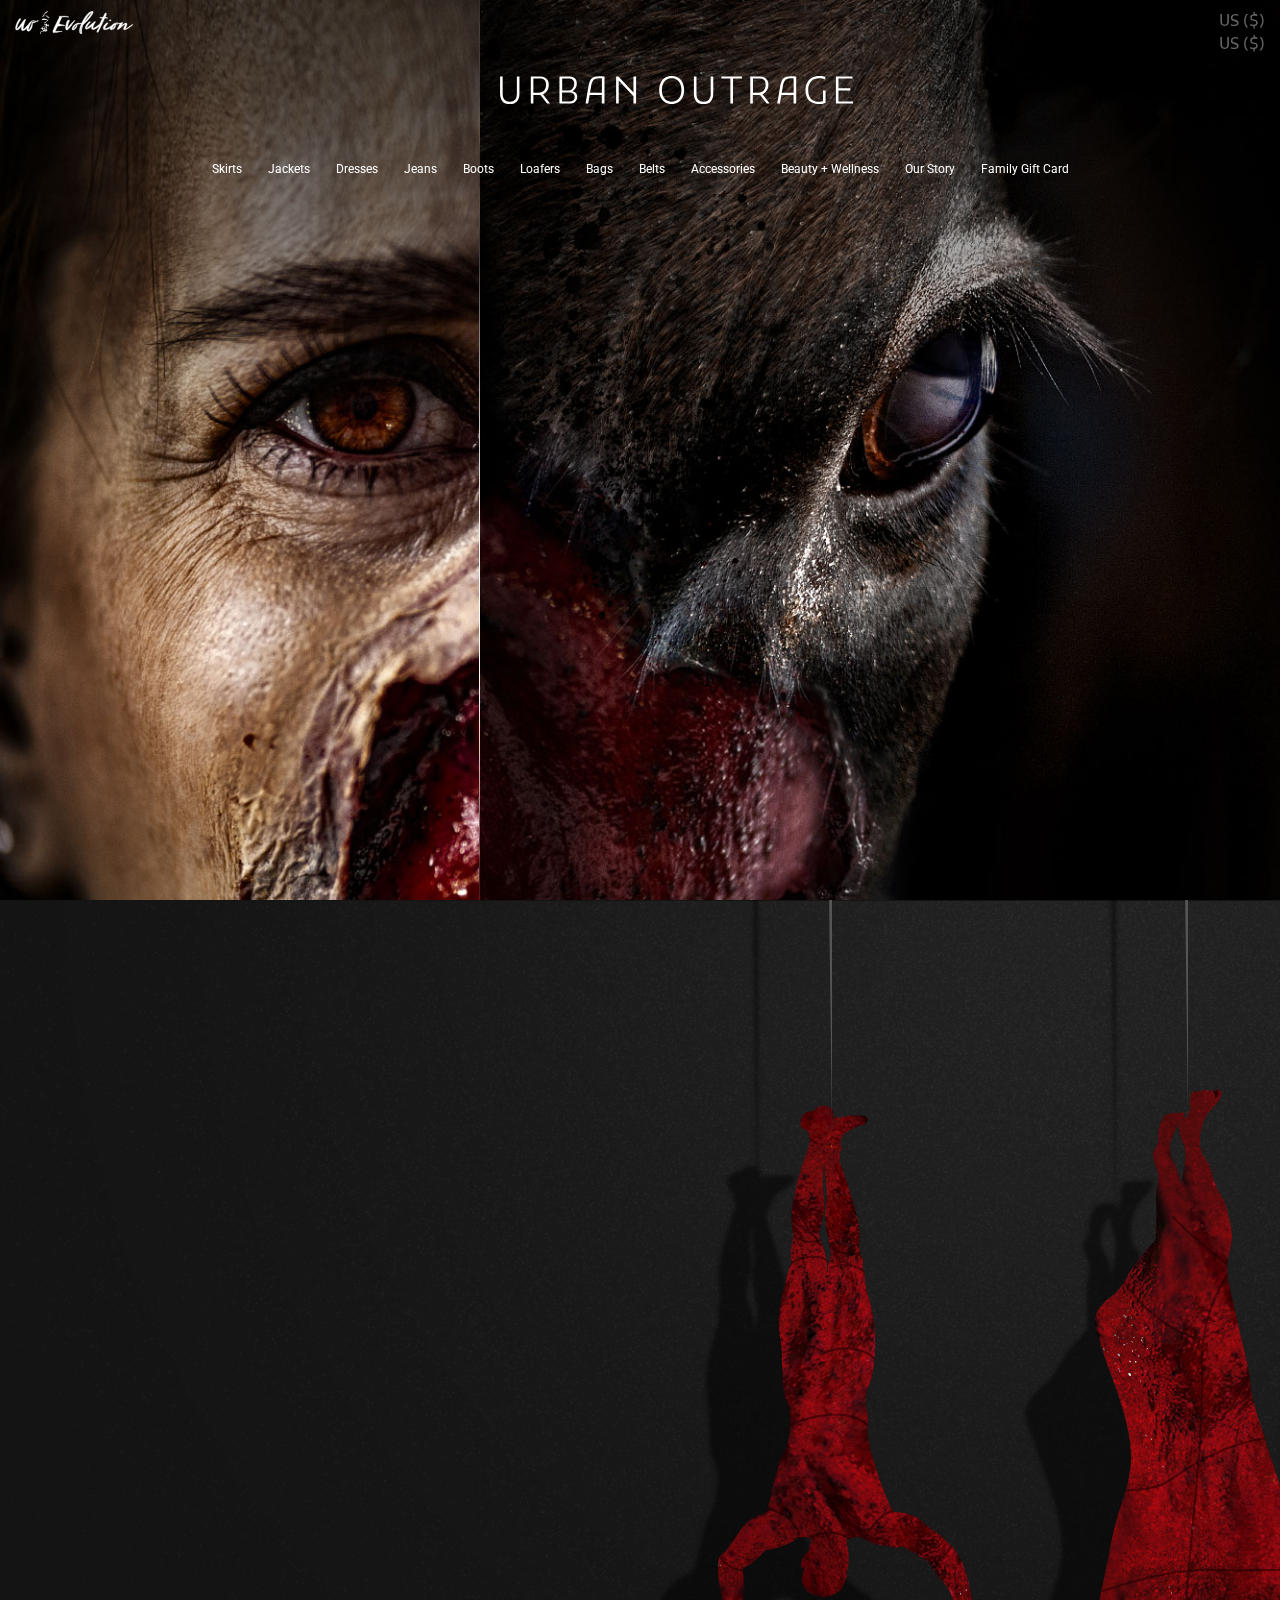
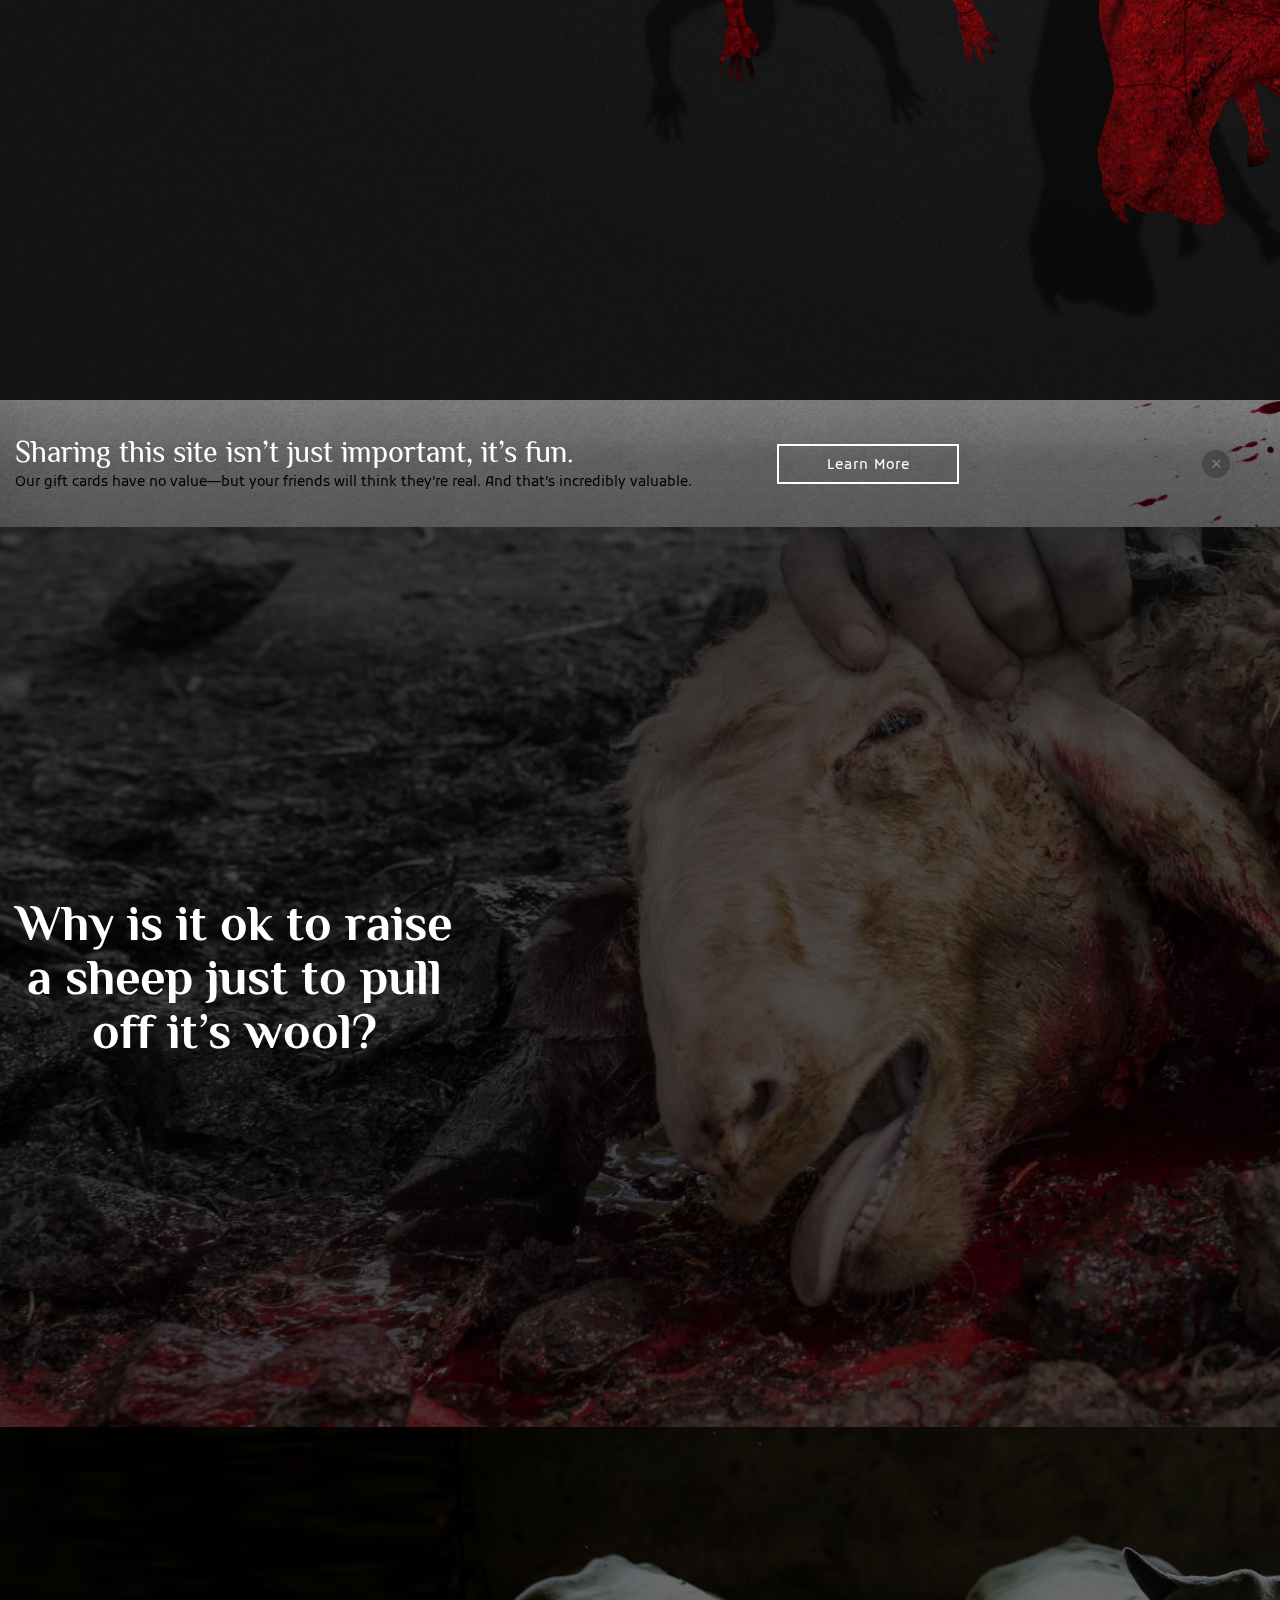
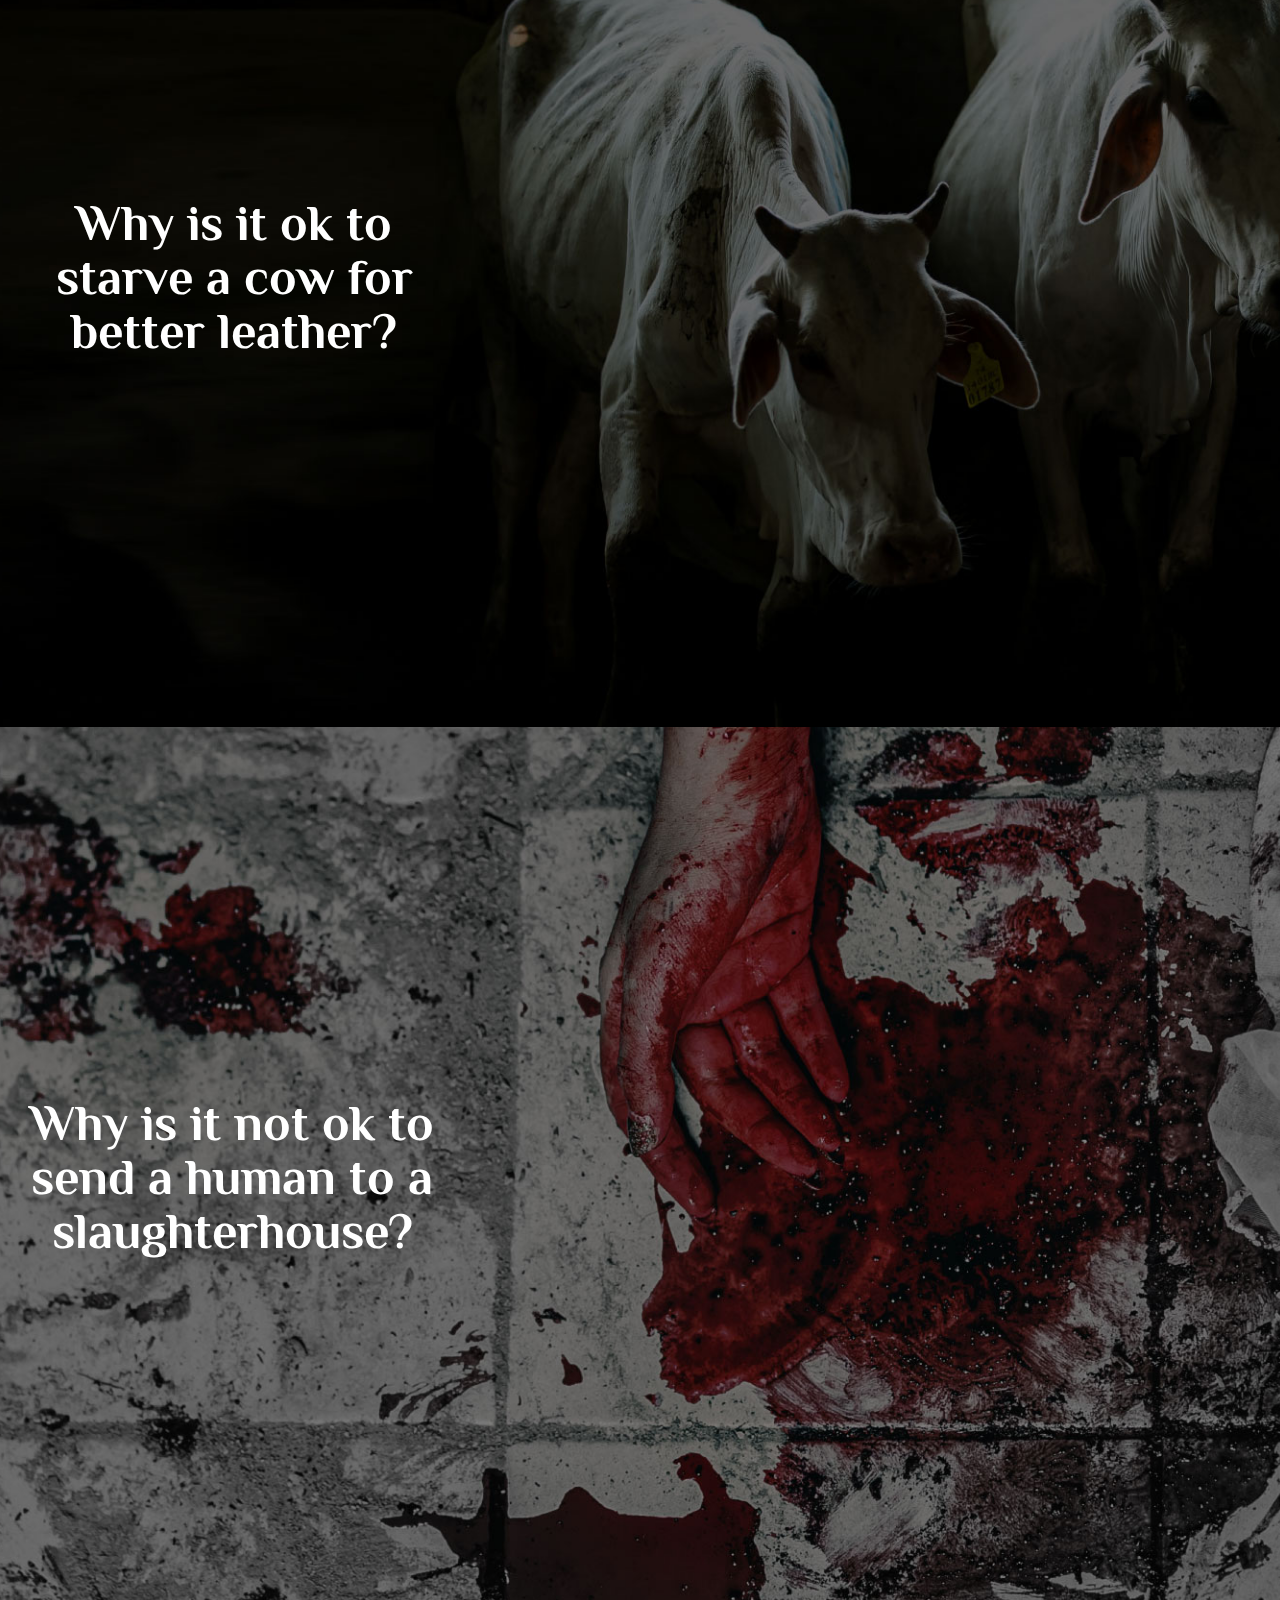
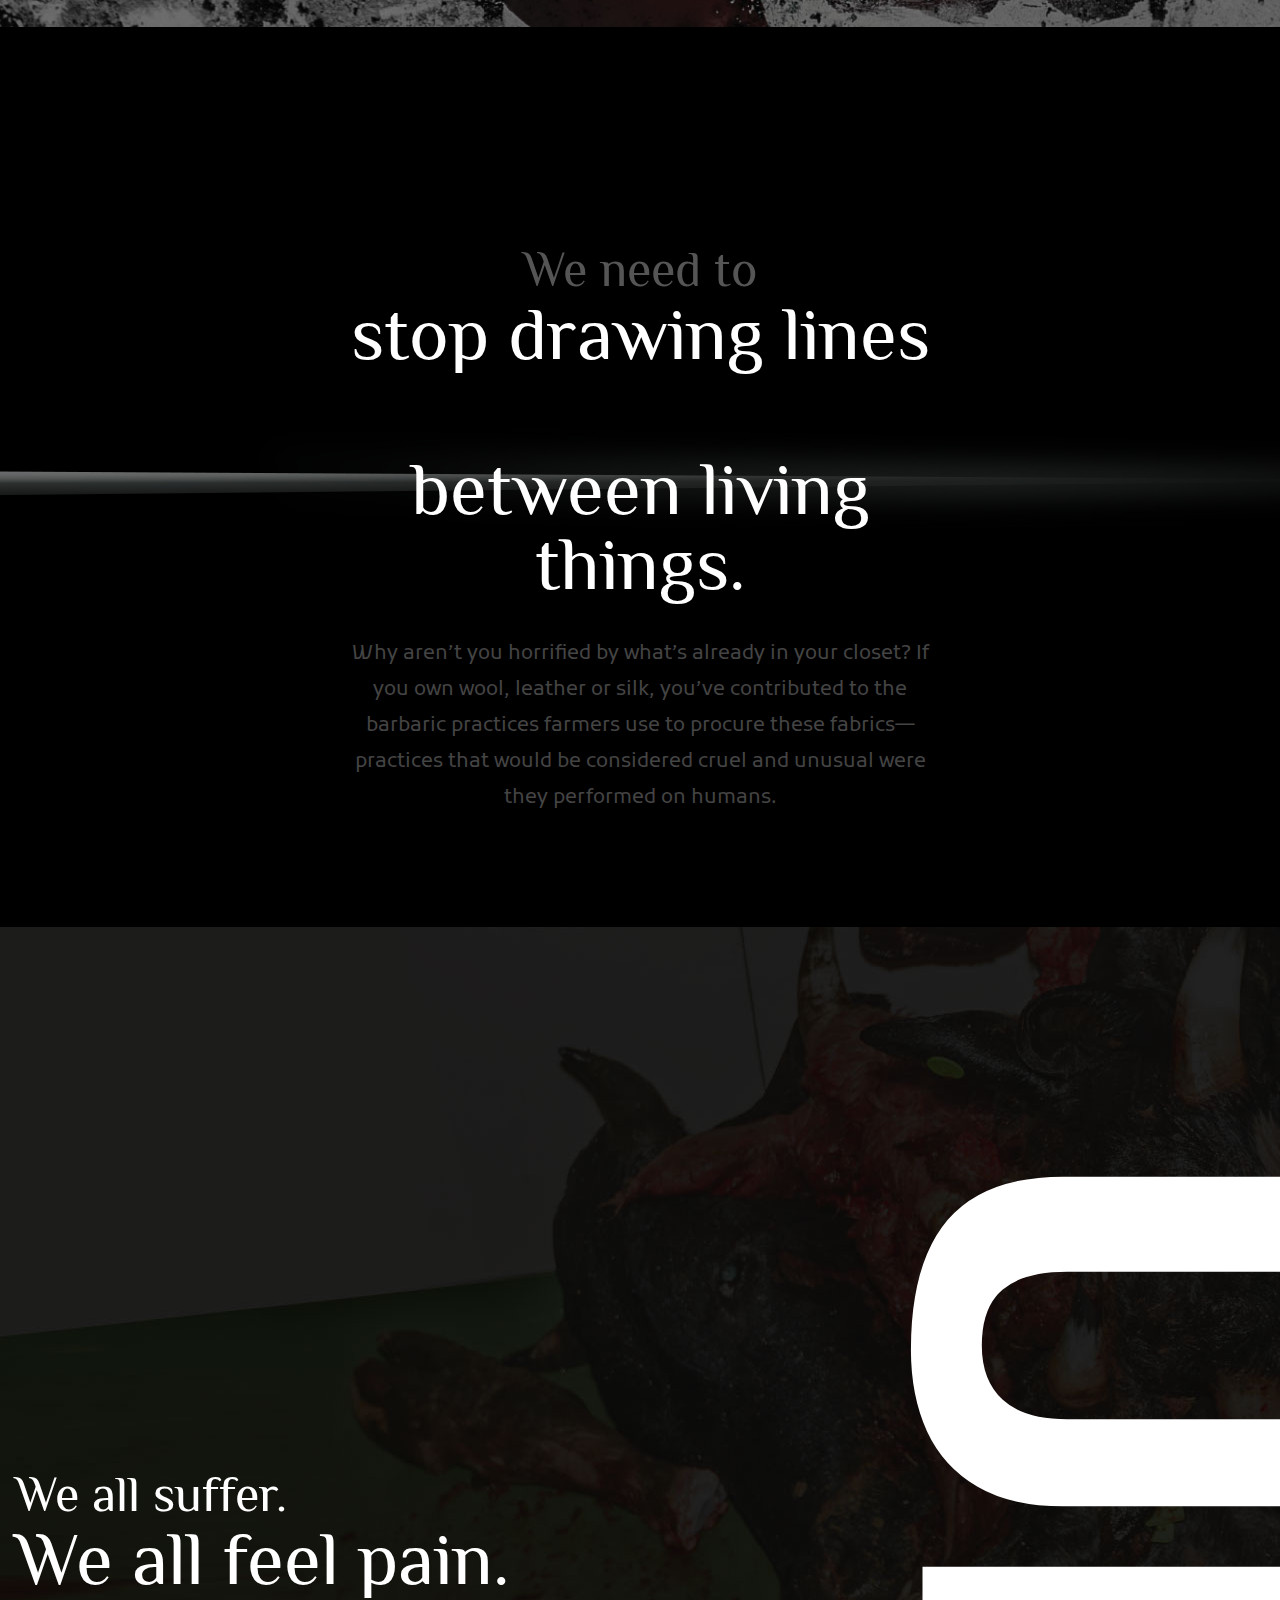
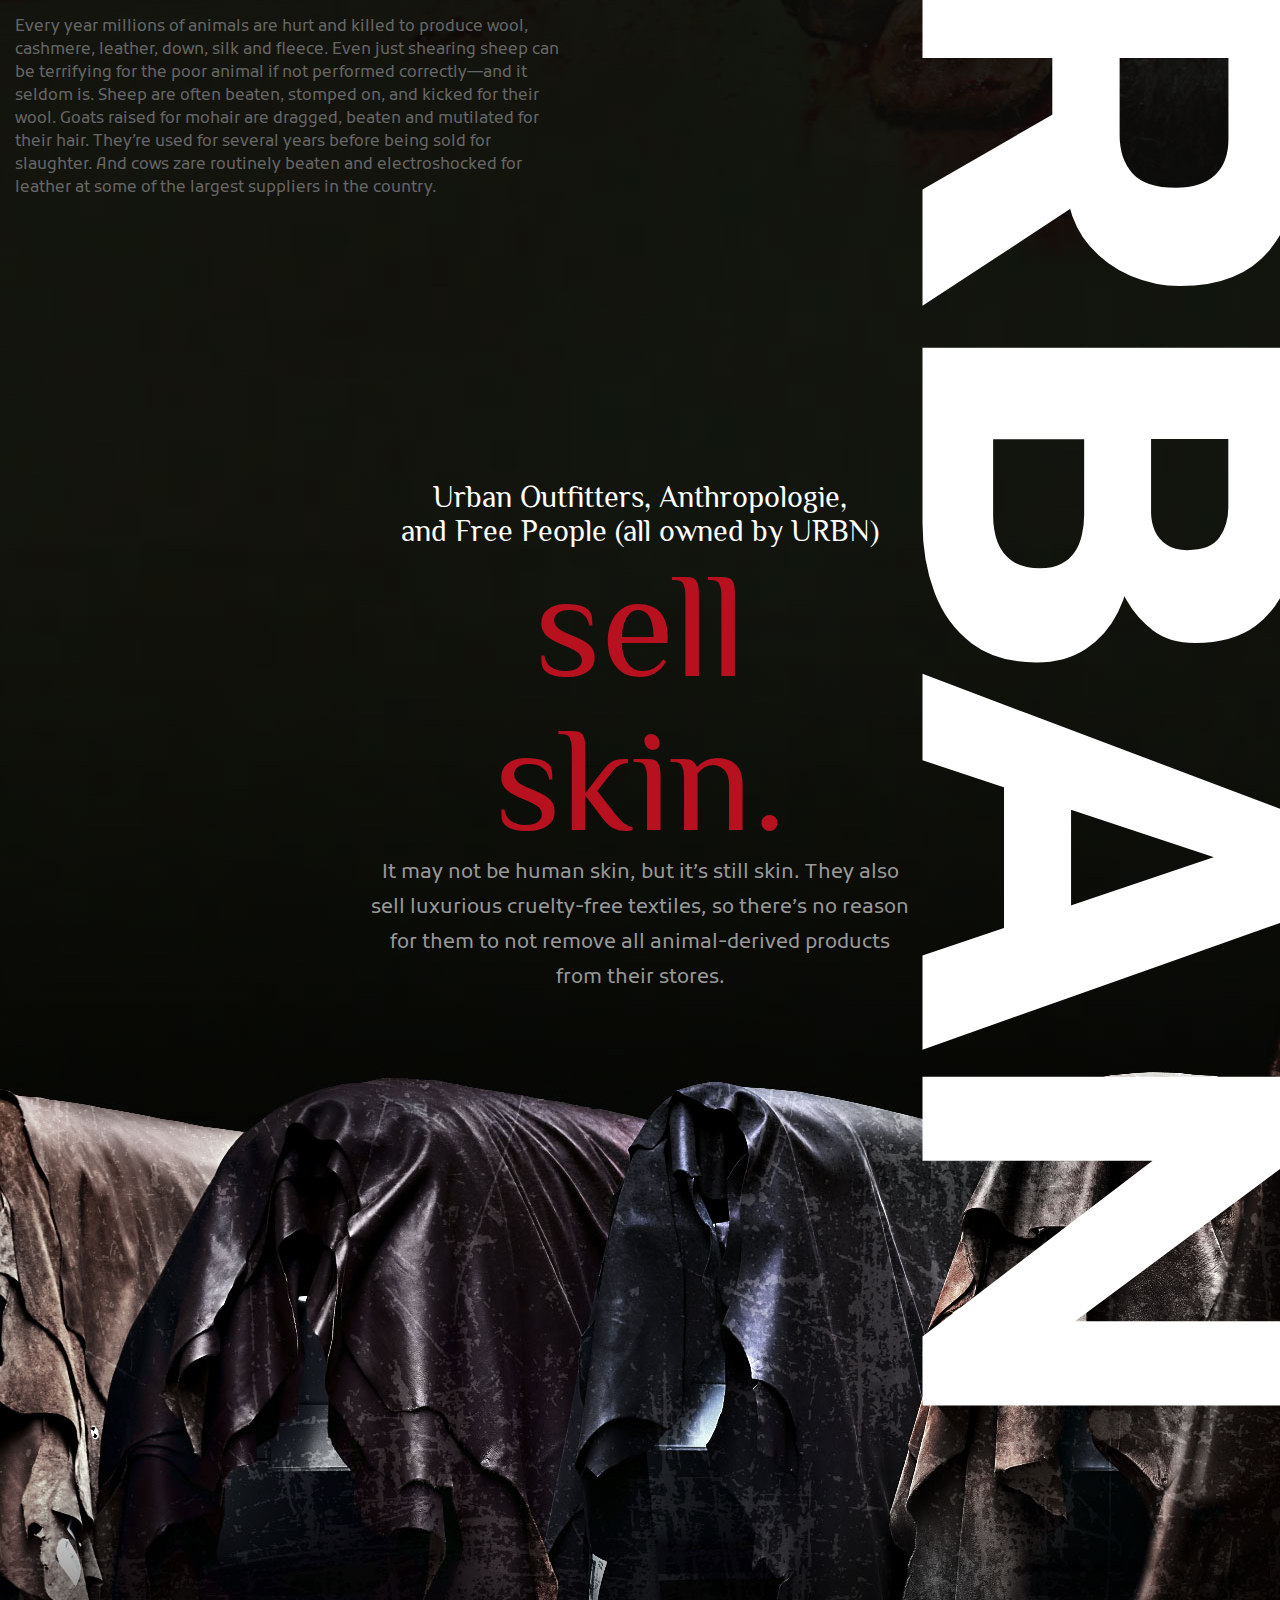
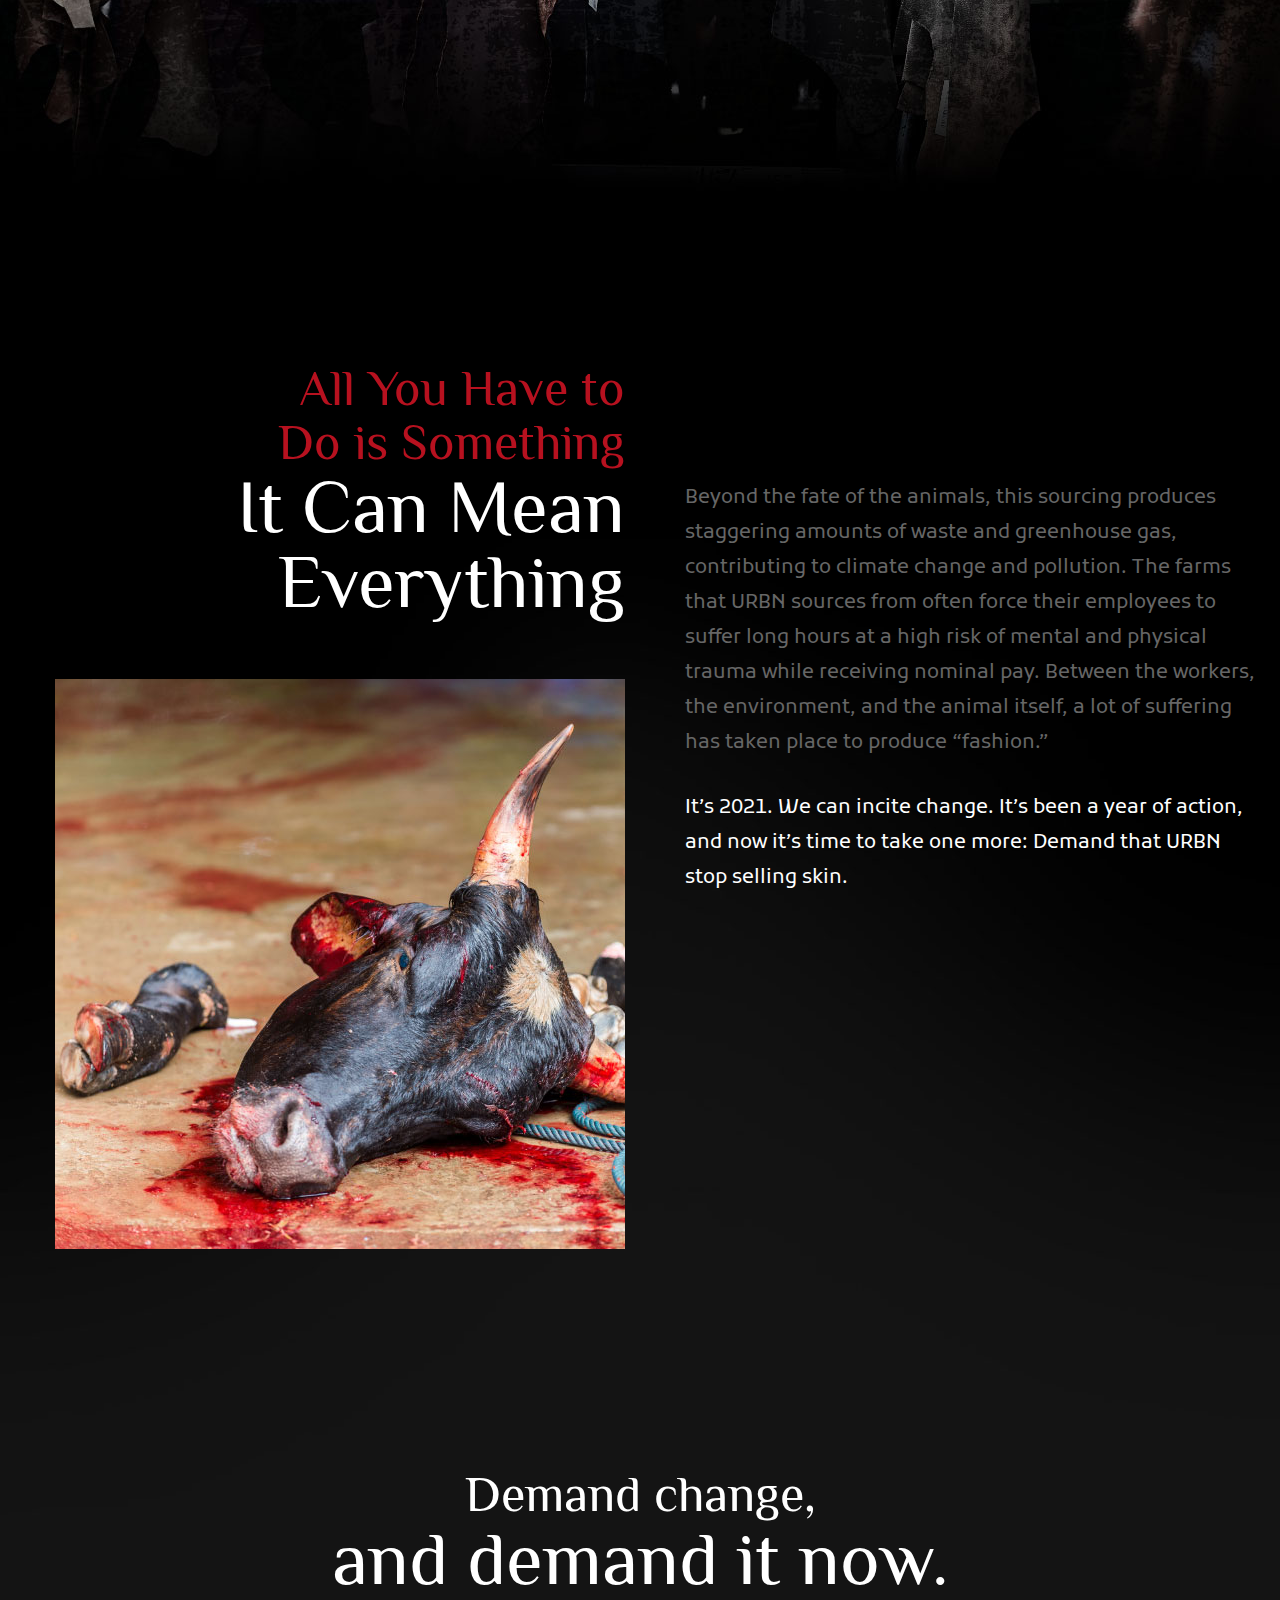
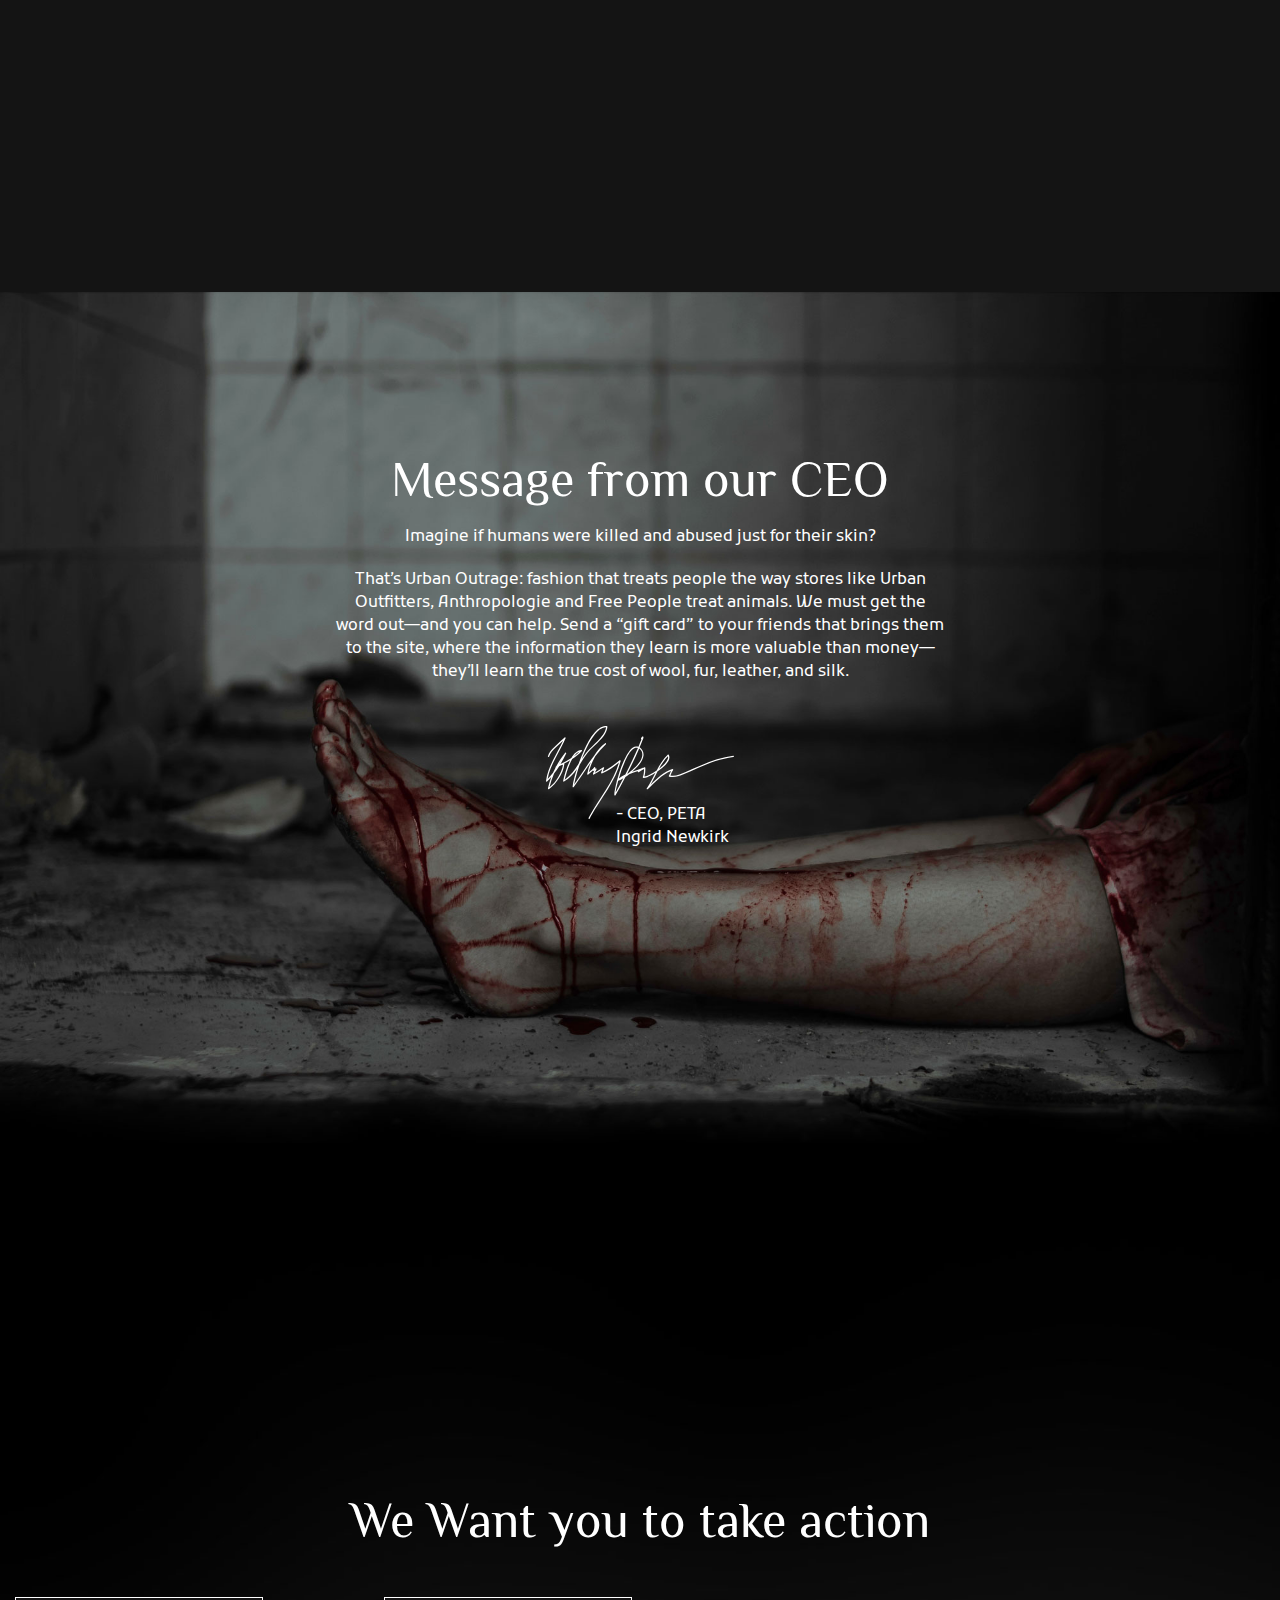
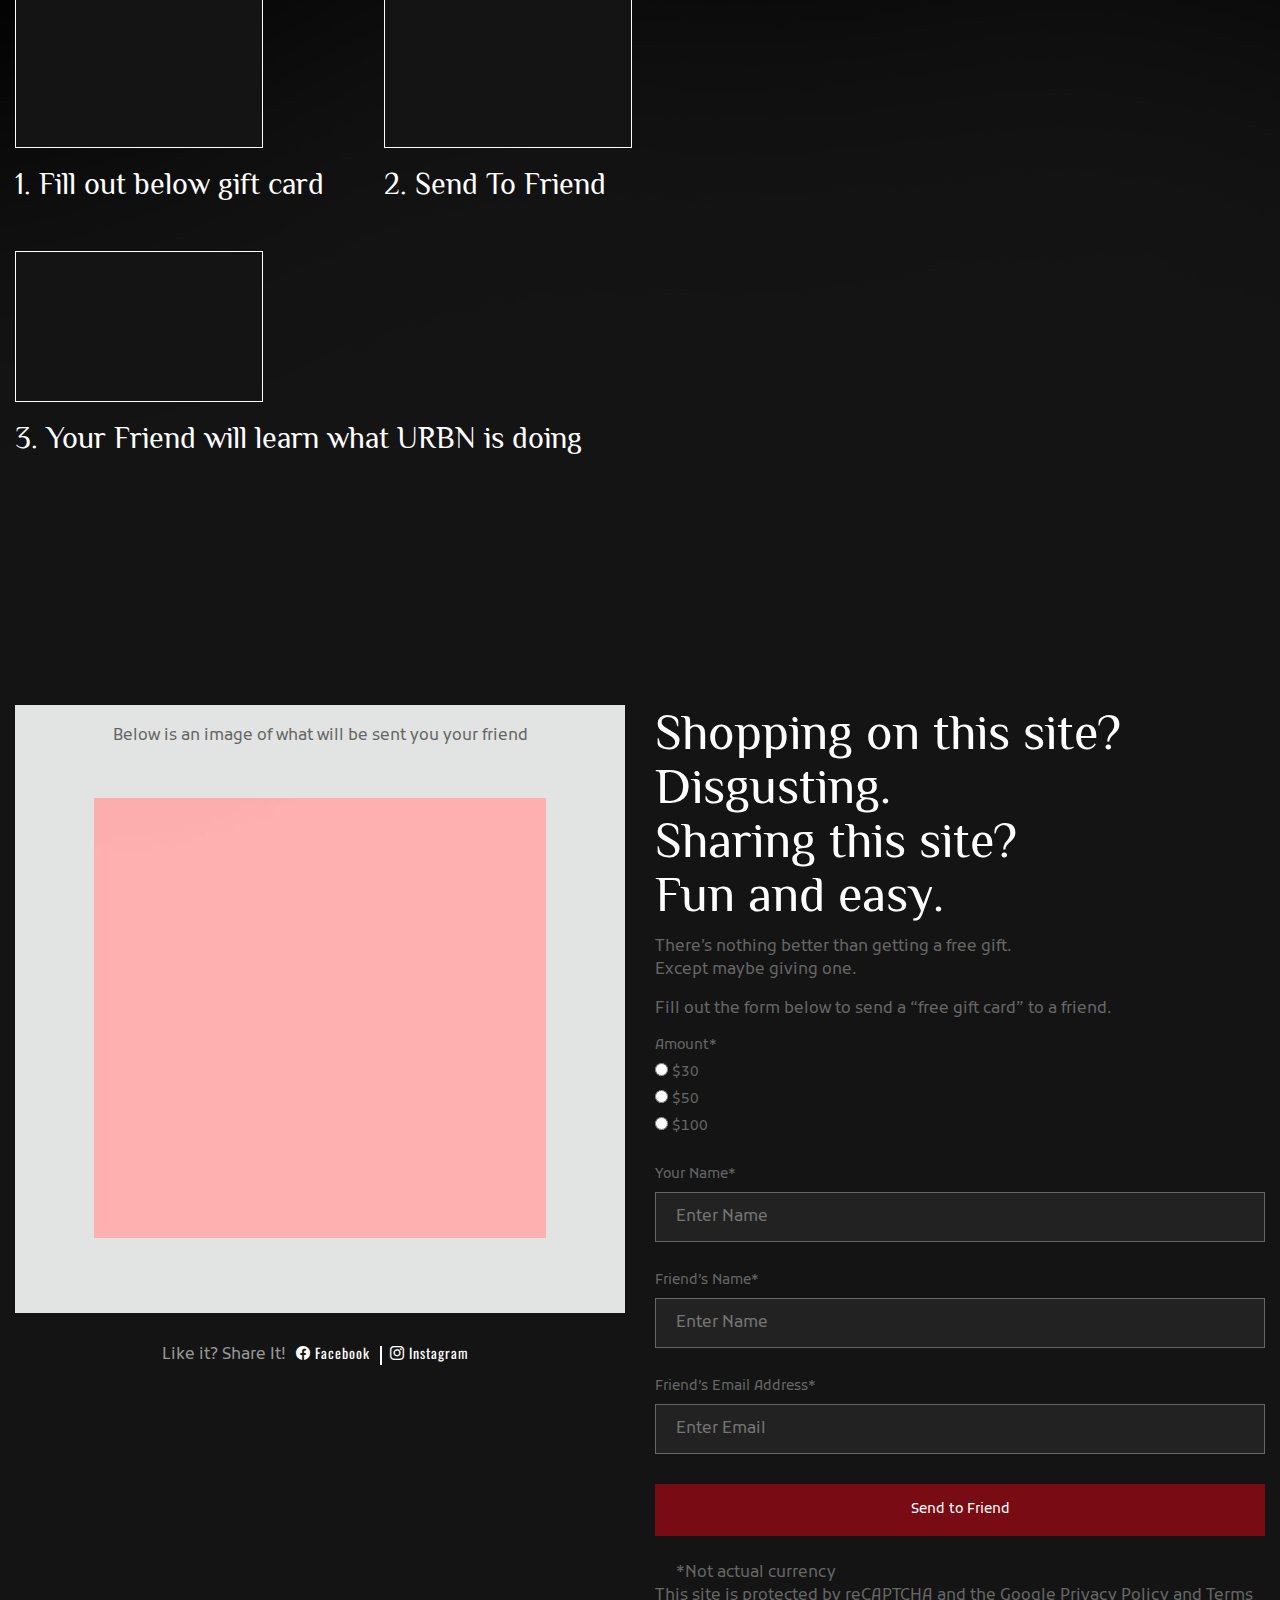
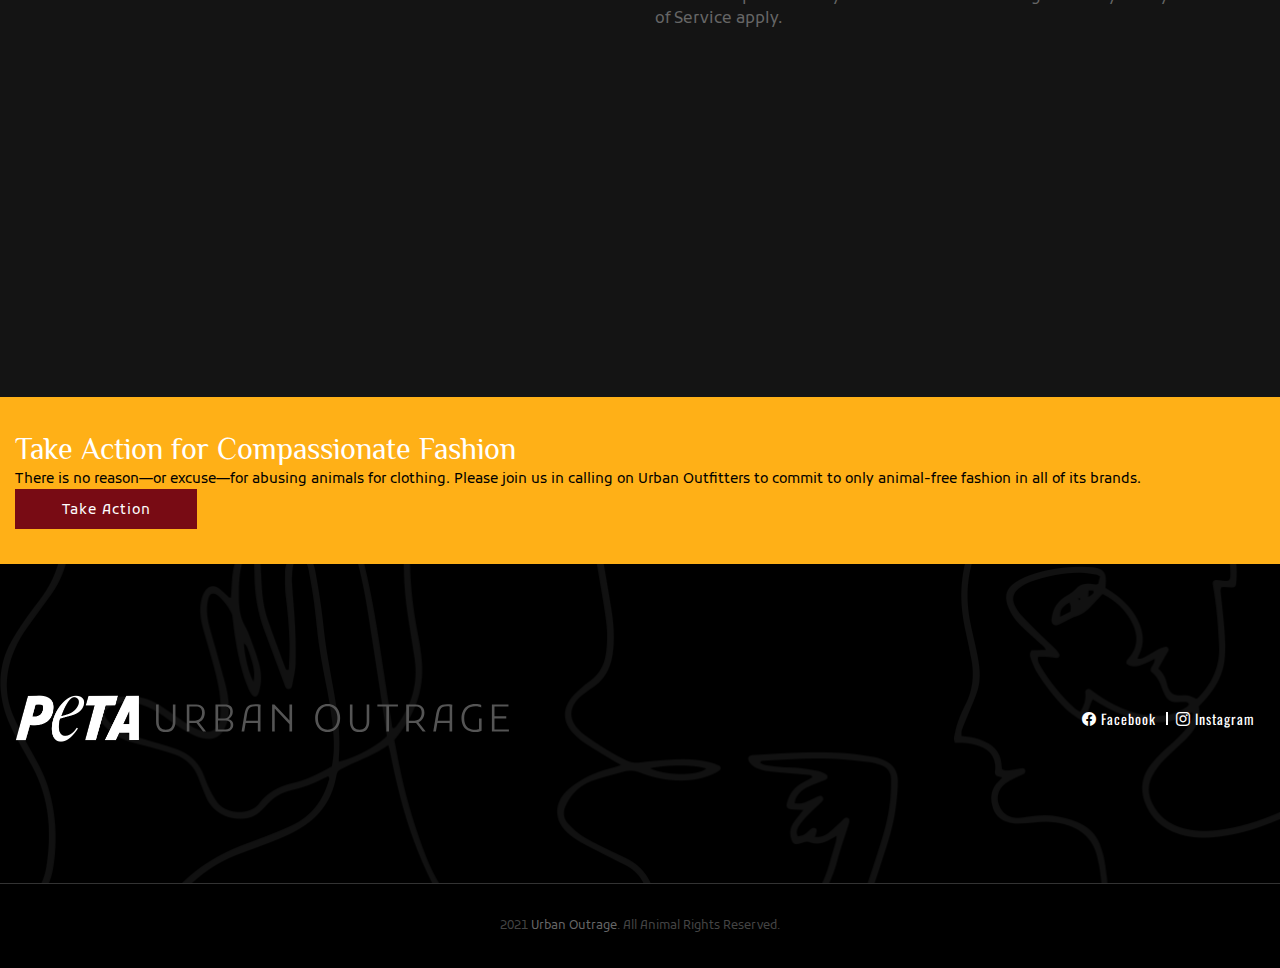
<file: index.html>
<!DOCTYPE html>
<html lang="en" class="loader">
<head>
	<meta charset="utf-8">
	<meta name="viewport" content="width=device-width, initial-scale=1, shrink-to-fit=no">
	<link href="https://fonts.googleapis.com/css2?family=Kufam:wght@400;500;600;700&family=Maven+Pro:wght@700&family=Oswald&family=Philosopher:ital,wght@0,400;0,700;1,400;1,700&family=Roboto:wght@300;400&display=swap" rel="stylesheet"> 
	<title>Peta-Urban</title>
	<link rel="stylesheet" href="main.css">
	<link rel="stylesheet" href="custom.css">
	<link rel="stylesheet" href="animate.min.css">
</head>
<body>
	<div class="wrapper">
		<header class="header">
			<div class="container">
				<div class="header-holder">
					<div class="logo"><a href="#"><img src="images/logo.svg" alt="Urban Evolution"></a></div>
					<div class="logo-urban">
						<a href="#"><img src="images/logo-urban.svg" alt="Urban Outrage"></a>
					</div>
					<div class="info">
						<div class="lang-holder">
							<a href="#">US ($)</a>
						</div>
						<div class="cart">
							<a href="#">US ($)</a>
						</div>
					</div>
				</div>
				<div class="nav-drop">
					<div class="nav-area">
						<ul class="menu list-unstyled">
							<li><a href="#">Skirts</a></li>
							<li><a href="#">Jackets</a></li>
							<li><a href="#">Dresses</a></li>
							<li><a href="#">Jeans</a></li>
							<li><a href="#">Boots</a></li>
							<li><a href="#">Loafers</a></li>
							<li><a href="#">Bags</a></li>
							<li><a href="#">Belts</a></li>
							<li><a href="#">Accessories</a></li>
							<li><a href="#">Beauty + Wellness</a></li>
							<li><a href="#">Our Story</a></li>
							<li><a href="#">Family Gift Card</a></li>                                   
						</ul>
					</div>
				</div>
			</div>
			<a href="#" class="menu-opener"><span></span></a>
		</header>
		<div class="slides-wrap">
			<section class="banner-section section01">
				<div class="image bg-stretch">
					<img src="images/slide1.jpg" alt="image-description">
				</div>
				<div class="image-overlay bg-stretch wow animate__animated animate__fadeIn animate__delay-1s animate__slower">
					<img src="images/slide2.jpg" alt="image-description">
				</div>
			</section>
			<section class="banner-section section02">
				<div class="container">
					<div class="row">
						<div class="col-lg-6">
							<div class="text-holder">
								<strong class="title h3 wow animate__animated animate__fadeIn animate__delay-1s animate__slow">When it comes to ripping <br>the skin off a living thing,</strong>
								<h1 class="wow animate__animated animate__fadeIn animate__delay-2s animate__slow">where do you <br>draw the line?</h1>
							</div>
						</div>
						<div class="col-lg-6 images-holder">
							<div class="image swingimage">
								<img src="images/image1.png" alt="image-description">
							</div>
							<div class="image add swingimage2">
								<img src="images/image2.png" alt="image-description">
							</div>
						</div>
					</div>
				</div>
			</section>
			<div class="tagline">
				<a href="#" class="close"><i class="icon-times-light"></i></a>
				<div class="container">
					<div class="description">
						<h2 class="h3">Sharing this site isn’t just important, it’s fun. </h2>
						<p>Our gift cards have no value—but your friends will think they’re real. And that’s incredibly valuable.</p>
					</div>
					<a href="#" class="btn btn-primary">Learn More</a>
				</div>
			</div>
			<section class="banner-section section03">
				<div class="bg-stretch">
					<img src="images/slide3.jpg" alt="image-description">
				</div>
				<div class="container">
					<div class="row">
						<div class="col-lg-6">
							<div class="text-holder">
								<h1 class="h2">Why is it ok to raise a sheep just to pull off it’s wool?</h1>
							</div>
						</div>
					</div>
				</div>
			</section>
			<section class="banner-section section04">
				<div class="bg-stretch">
					<img src="images/slide4.jpg" alt="image-description">
				</div>
				<div class="container">
					<div class="row">
						<div class="col-lg-6">
							<div class="text-holder">
								<h1 class="h2">Why is it ok to starve a cow for better leather?</h1>
							</div>
						</div>
					</div>
				</div>
			</section>
			<section class="banner-section section05">
				<div class="bg-stretch">
					<img src="images/slide5.jpg" alt="image-description">
				</div>
				<div class="container">
					<div class="row">
						<div class="col-lg-6">
							<div class="text-holder">
								<h1 class="h2">Why is it not ok to send a human to a slaughterhouse?</h1>
							</div>
						</div>
					</div>
				</div>
			</section>
			<section class="banner-section section06">
				<div class="container">
					<div class="row justify-content-center">
						<div class="col-lg-6">
							<div class="text-wrap">
								<strong class="title h2">We need to</strong>
								<h2 class="h1">stop drawing lines</h2>
							</div>
							<div class="bar"></div>
							<div class="text-wrap add">
								<h2 class="h1">between living things.</h2>
								<p>Why aren’t you horrified by what’s already in your closet? If you own wool, leather or silk, you’ve contributed to the barbaric practices farmers use to procure these fabrics—practices that would be considered cruel and unusual were they performed on humans. </p>
							</div>
						</div>
					</div>
				</div>
			</section>
		</div>
		<section class="about-area" style="background-image: url(images/image3.jpg);">
			<div class="urban-text"><span>URBAN</span></div>
			<div class="container">
				<div class="row">
					<div class="col-lg-7">
						<div class="description">
							<h2>We all suffer. <strong class="h1">We all feel pain.</strong></h2>
							<p>Every year millions of animals are hurt and killed to produce wool, cashmere, leather, down, silk and fleece. Even just shearing sheep can be terrifying for the poor animal if not performed correctly—and it seldom is. Sheep are often beaten, stomped on, and kicked for their wool. Goats raised for mohair are dragged, beaten and mutilated for their hair. They’re used for several years before being sold for slaughter. And cows zare routinely beaten and electroshocked for leather at some of the largest suppliers in the country. </p>
						</div>
					</div>
				</div>
				<div class="row justify-content-center">
					<div class="col-lg-6 about_text">
						<strong class="title h3">Urban Outfitters, Anthropologie,<br> and Free People (all owned by URBN)</strong>
						<h2>sell skin.</h2>
						<p>It may not be human skin, but it’s still skin. They also sell luxurious cruelty-free textiles, so there’s no reason for them to not remove all animal-derived products from their stores.</p>
					</div>
				</div>
			</div>
		</section>
		<section class="info-section">
			<div class="container">
				<div class="row">
					<div class="col-lg-6 image-area">
						<strong class="title h2">All You Have to <br>Do is Something</strong>
						<h2 class="h1">It Can Mean <br>Everything</h2>
						<div class="image">
							<img src="images/image5.jpg" alt="image-description">
						</div>
					</div>
					<div class="col-lg-6">
						<div class="description">
							<p>Beyond the fate of the animals, this sourcing produces staggering amounts of waste and greenhouse gas, contributing to climate change and pollution. The farms that URBN sources from often force their employees to suffer long hours at a high risk of mental and physical trauma while receiving nominal pay. Between the workers, the environment, and the animal itself, a lot of suffering has taken place to produce “fashion.”</p>
							<p>It’s 2021. We can incite change. It’s been a year of action, and now it’s time to take one more: Demand that URBN stop selling skin.</p>
						</div>
					</div>
				</div>
				<div class="text-group">
					<h2>Demand change, <span class="h1">and demand it now.</span></h2>
				</div>
			</div>
		</section>
		<section class="quote-area">
			<div class="image">
				<img src="images/image7.jpg" alt="image-description">
			</div>
			<div class="caption">
				<div class="container">
					<div class="row justify-content-center">
						<div class="col-lg-6">
							<div class="holder">
								<h2>Message from our CEO</h2>
								<p>Imagine if humans were killed and abused just for their skin?</p>
								<p>That’s Urban Outrage: fashion that treats people the way stores like Urban Outfitters, Anthropologie and Free People treat animals. We must get the word out—and you can help. Send a “gift card” to your friends that brings them to the site, where the information they learn is more valuable than money—they’ll learn the true cost of wool, fur, leather, and silk. </p>
								<div class="sign-image">
									<img src="images/sign.svg" alt="Ingrid Newkirk">
								</div>
								<div class="meta">
									<span class="title">- CEO, PETA</span>
									<span class="name">  Ingrid Newkirk</span>
								</div>
							</div>
						</div>
					</div>
				</div>
			</div>
		</section>
		<section class="steps-area">
			<div class="container">
				<h2>We Want you to take action</h2>
				<ul class="list-unstyled steps-list">
					<li>
						<div class="image"></div>
						<span class="text">1. Fill out below gift card</span>
					</li>
					<li>
						<div class="image"></div>
						<span class="text">2. Send To Friend</span>
					</li>
					<li>
						<div class="image"></div>
						<span class="text">3. Your Friend will learn what URBN is doing</span>
					</li>
				</ul>
				<div class="row">
					<div class="col-lg-6">
						<div class="image-holder">
							<span class="text">Below is an image of what will be sent you your friend</span>
							<div class="image">
								<img src="images/image-placeholder.jpg" alt="image-description">
							</div>
						</div>
						<div class="social-area">
							<span class="title">Like it? Share It!</span>
							<ul class="list list-unstyled">
								<li><a href="#"><i class="icon-facebook"></i> Facebook</a></li>
								<li><a href="#"><i class="icon-instagram"></i> Instagram</a></li>
							</ul>
						</div>
					</div>
					<div class="col-lg-6">
						<div class="holder">
							<h2>Shopping on this site? Disgusting.<br> Sharing this site?<br> Fun and easy. </h2>
							<p>There’s nothing better than getting a free gift.<br> Except maybe giving one. </p>
							<p>Fill out the form below to send a “free gift card” to a friend.</p>
							<div class="form-area">
								<form>
									<ul class="list-unstyled form-list">
										<li>
											<label>Amount*</label>
											<div class="radio-holder">
												<label>
													<input type="radio" name="rad">
													<span class="label-text">$30</span>
												</label>
												<label>
													<input type="radio" name="rad">
													<span class="label-text">$50</span>
												</label>
												<label>
													<input type="radio" name="rad">
													<span class="label-text">$100</span>
												</label>
											</div>
										</li>
										<li>
											<label>Your Name*</label>
											<div class="field-holder">
												<input type="text" placeholder="Enter Name" class="form-field">
											</div>
										</li>
										<li>
											<label>Friend’s Name*</label>
											<div class="field-holder">
												<input type="text" placeholder="Enter Name" class="form-field">
											</div>
										</li>
										<li>
											<label>Friend’s Email Address*</label>
											<div class="field-holder">
												<input type="text" placeholder="Enter Email" class="form-field">
											</div>
										</li>
									</ul>
									<input type="submit" value="Send to Friend" class="submit">
									<span class="alert">*Not actual currency</span>
									<div class="text-holder">
										<p>This site is protected by reCAPTCHA and the Google <a href="#">Privacy Policy</a> and <a href="#">Terms of Service</a> apply.</p>
									</div>
								</form>
							</div>
						</div>
					</div>
				</div>
			</div>
		</section>
		<div class="tagline add">
			<div class="container">
				<div class="description">
					<h2 class="h3">Take Action for Compassionate Fashion </h2>
					<p>There is no reason—or excuse—for abusing animals for clothing. Please join us in calling on Urban Outfitters to commit to only animal-free fashion in all of its brands.</p>
				</div>
				<a href="#" class="btn btn-primary">Take Action</a>
			</div>
		</div>
		<footer class="footer">
			<div class="footer-holder">
				<div class="container">
					<div class="logo-holder">
						<div class="logo-peta">
							<a href="#"><img src="images/logo-peta.png" alt="Peta"></a>
						</div>
						<div class="logo-urban">
							<a href="#"><img src="images/logo-urban2.svg" alt="Urban Outrage"></a>
						</div>
					</div>
					<div class="social-area">
						<ul class="list list-unstyled">
							<li><a href="#"><i class="icon-facebook"></i> Facebook</a></li>
							<li><a href="#"><i class="icon-instagram"></i> Instagram</a></li>
						</ul>
					</div>
				</div>
			</div>
			<div class="copyrights">
				<p>2021 <a href="#">Urban Outrage</a>. All Animal Rights Reserved.</p>
			</div>
		</footer>
	</div>
	<script src="http://ajax.googleapis.com/ajax/libs/jquery/3.2.1/jquery.min.js"></script>
	<script src="main.js"></script>
	<script src="wow.min.js"></script>
    <script>
     new WOW().init();
    </script>
</body>
</html>
</file>
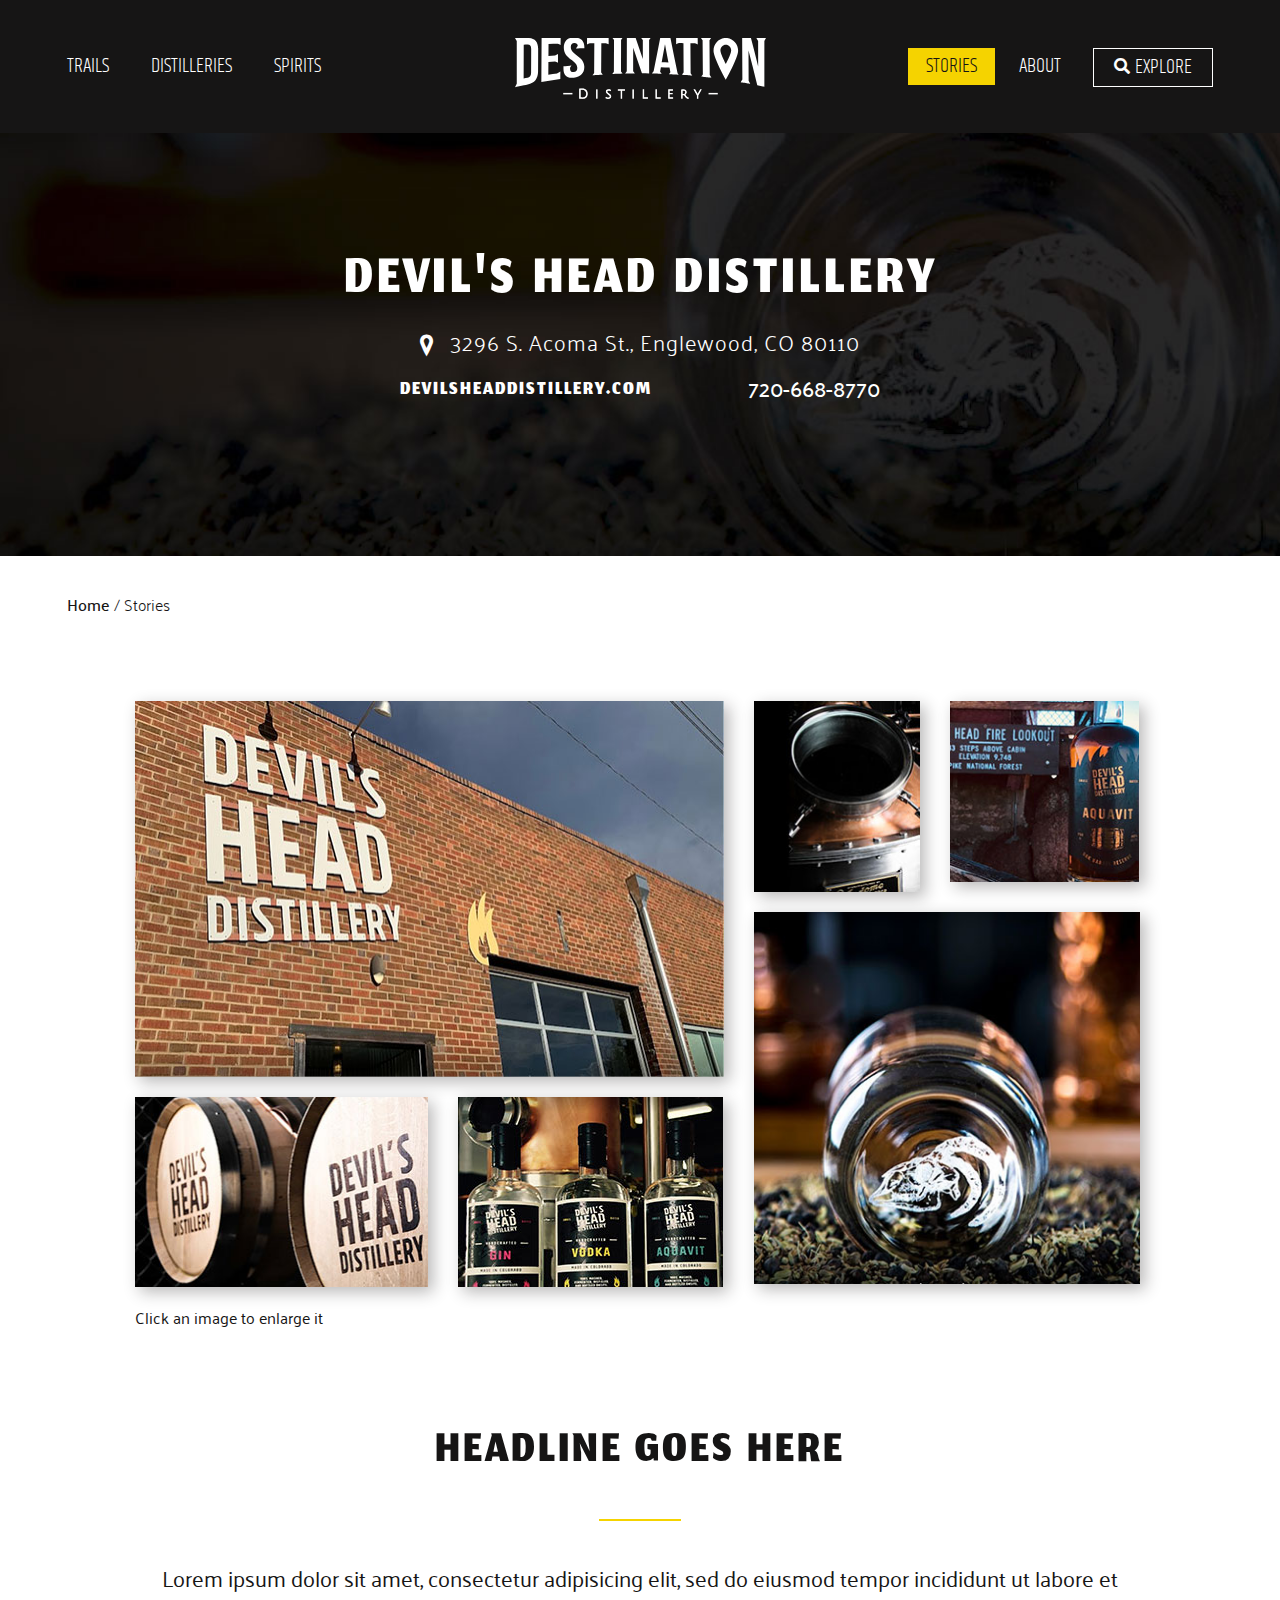
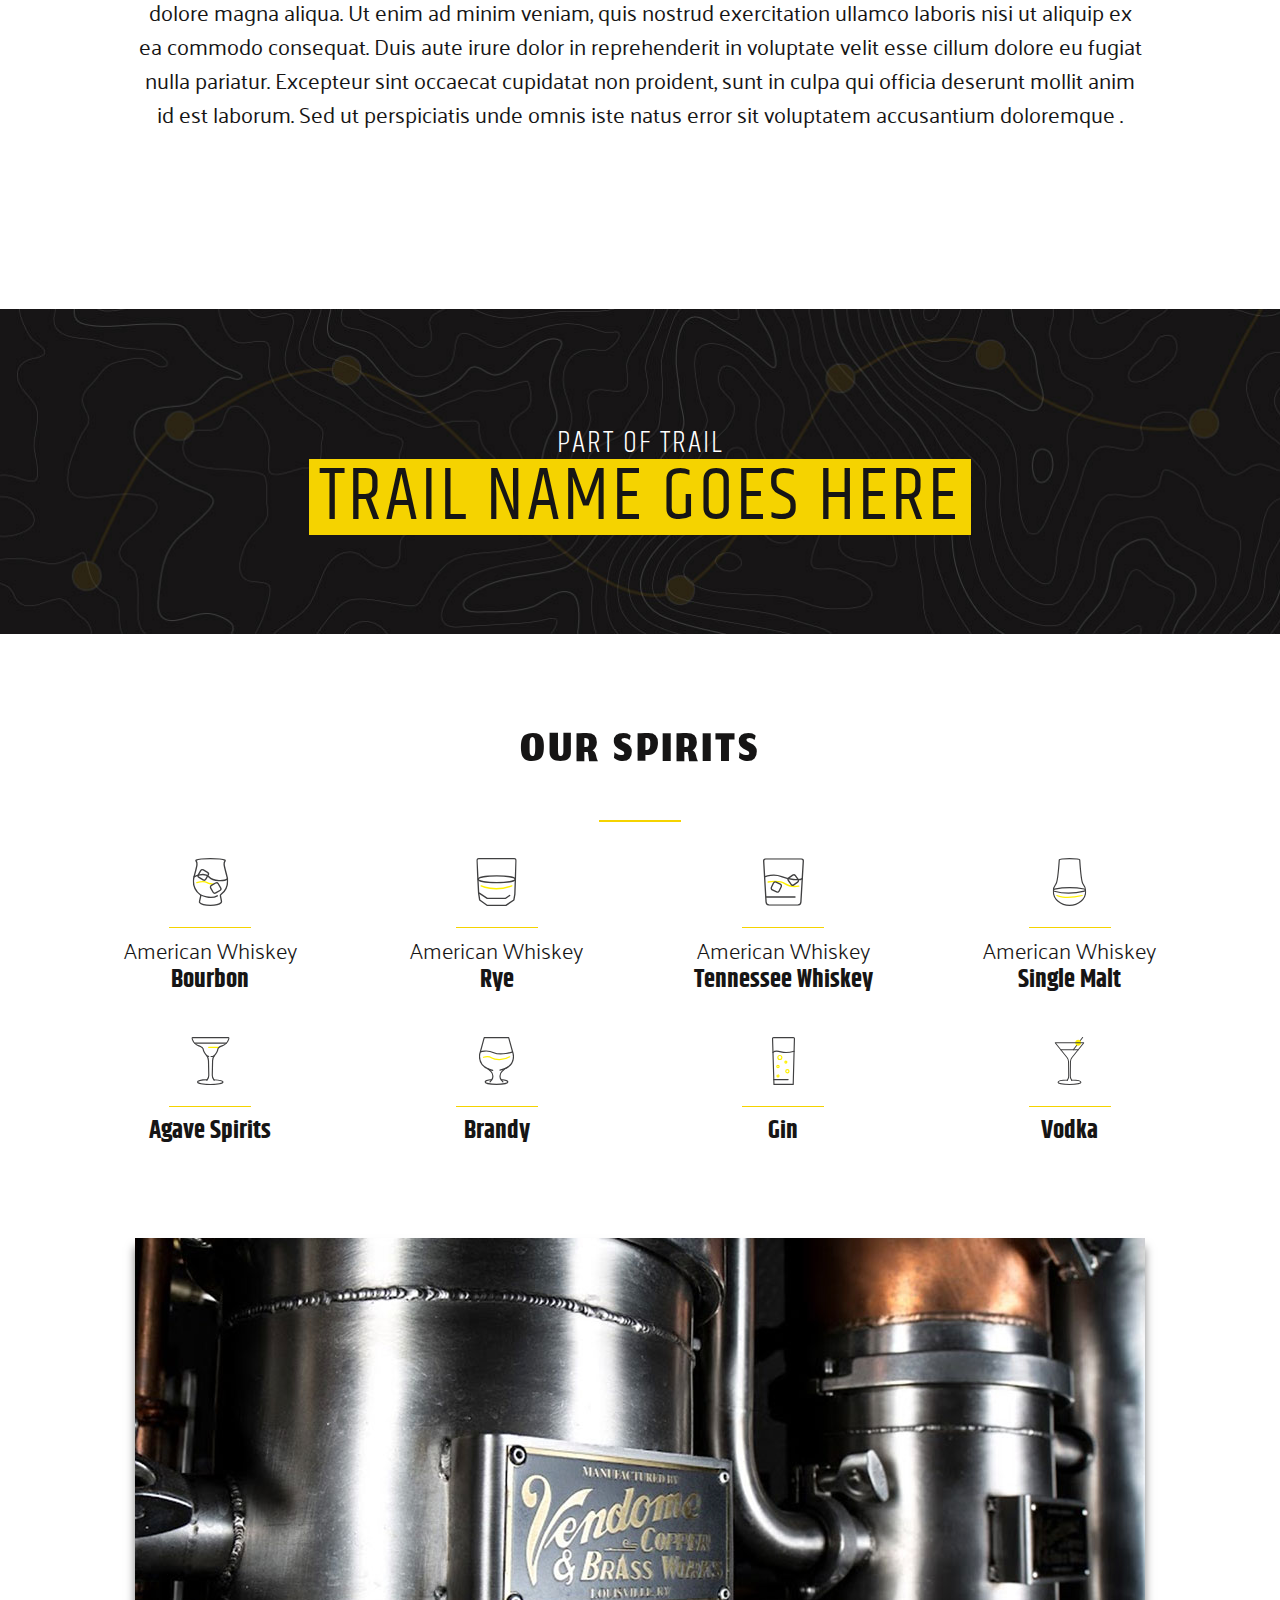
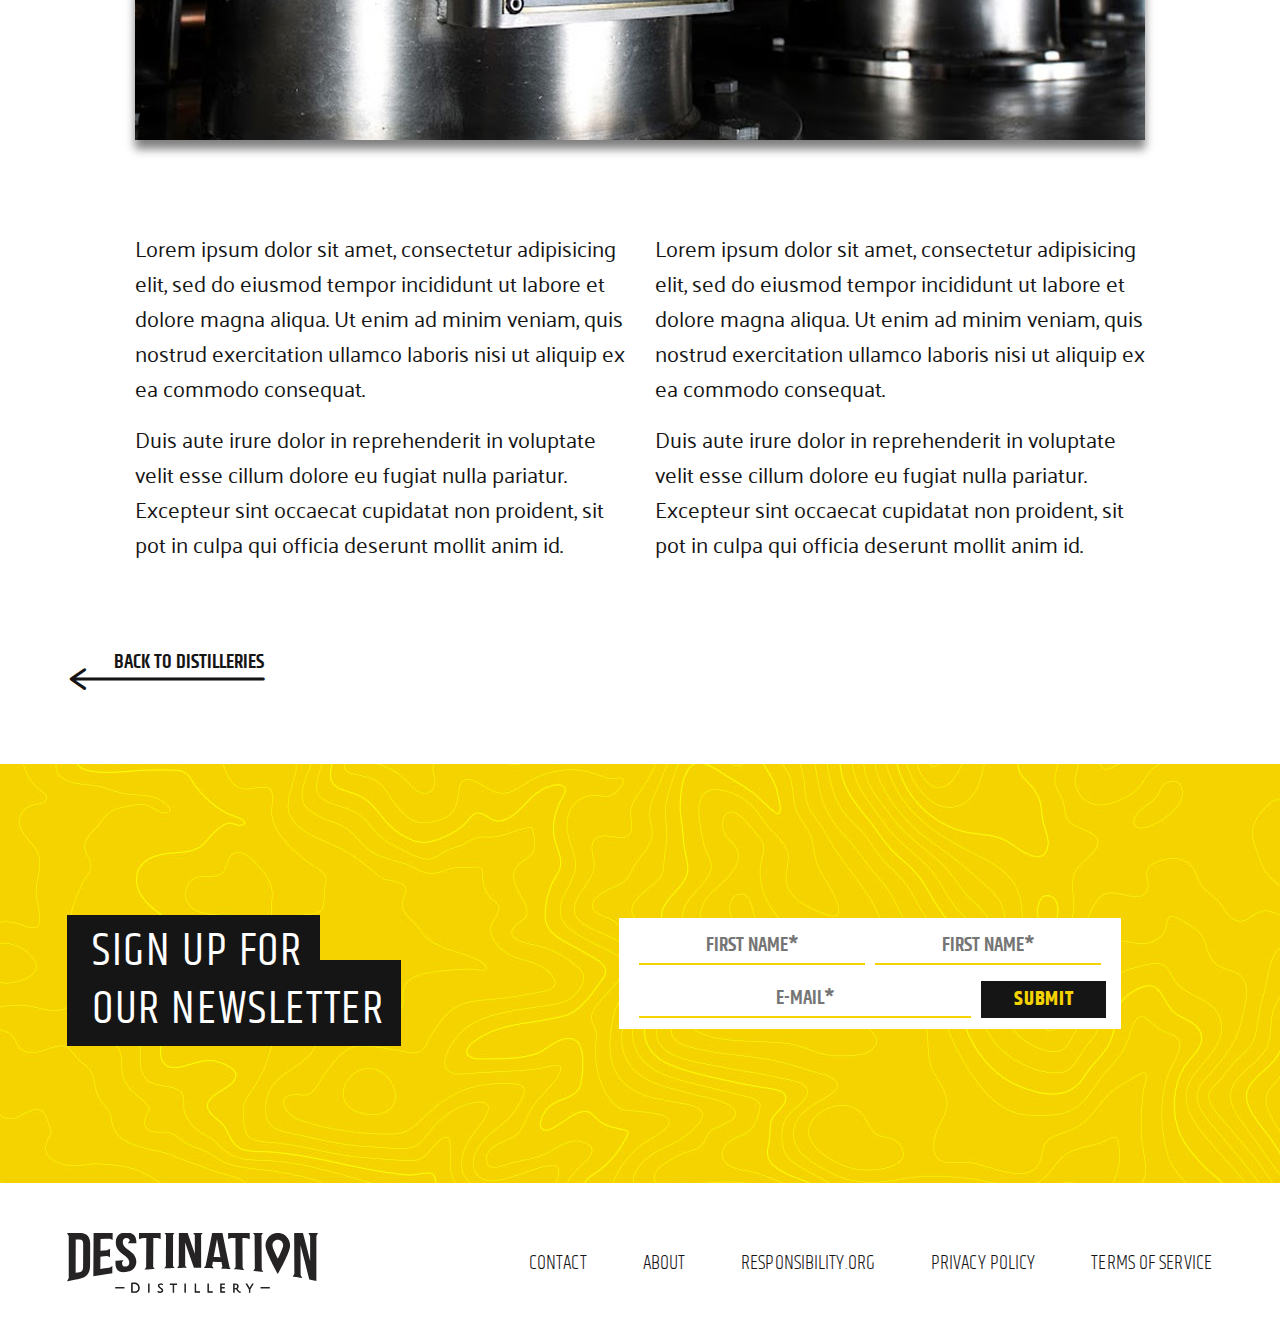
<file: public/distilleries-info.html>
<!DOCTYPE html>
<html lang="en">
<head>
	<meta charset="utf-8">
	<meta name="viewport" content="width=device-width, initial-scale=1, shrink-to-fit=no">
	<title>Destination</title>
	<link rel="stylesheet" href="main.css">
</head>
<body>
	<div class="wrapper">
		<section class="top-section style01">
			<header class="header">
				<div class="container">
					<strong class="logo"><a href="#"><img src="images/logo_white.svg" alt="Destination"></a></strong>
					<div class="nav-drop">
						<div class="nav-area">
							<ul class="menu list-unstyled">
								<li><a href="#">Trails</a></li>
								<li><a href="#">distilleries</a></li>
								<li><a href="#">spirits</a></li>
							</ul>
							<ul class="menu list-unstyled">
								<li class="active"><a href="#">Stories</a></li>
								<li><a href="#">about</a></li>
							</ul>
						</div>
					</div>
					<a href="#" class="btn btn-explore explore-opener"><i class="icon icon-search-solid"></i> Explore</a>
				</div>
				<div class="explore-area">
					<div class="explore-area-w2">
						<div class="container">
							<a href="#" class="explore-close"><span class="icon-times-regular"></span></a>
							<form class="explore-form">
								<div class="field-holder">
									<input type="text" placeholder="Enter zip">
								</div>
								<div class="btn-holder">
									<button type="button" class="btn btn-primary">explore trails</button>
									<span class="text">or</span>
									<button type="button" class="btn btn-primary">explore distilleries</button>
								</div>
							</form>
						</div>
					</div>
				</div>
				<a href="#" class="menu-opener"><span></span></a>
			</header>
			<div class="dist-visual">
				<div class="container">
					<div class="row justify-content-center">
						<div class="col-xl-10">
							<h1>Devil's Head Distillery</h1>
							<span class="address"><i class="icon icon-pin"></i> 3296 S. Acoma St., Englewood, CO 80110</span>
							<div class="info">
								<a href="#" class="link">devilsheaddistillery.com</a>
								<a href="tel:7206688770">720-668-8770</a>
							</div>
						</div>
					</div>
				</div>
			</div>
		</section>
		<main class="main">
			<div class="container">
				<ul class="breadcrumb">
					<li><a href="#">Home</a></li>
					<li>Stories</li>
				</ul>
			</div>
			<section class="detail-section">
				<div class="container">
					<div class="gallery-area">
						<div class="image-col">
							<div class="image">
								<a href="#">
									<img src="images/image36.jpg" alt="image-description">
								</a>
							</div>
							<div class="image-col-holder">
								<div class="image-col-wrap">
									<div class="image">
										<a href="#">
											<img src="images/image37.jpg" alt="image-description">
										</a>
									</div>
								</div>
								<div class="image-col-wrap">
									<div class="image">
										<a href="#">
											<img src="images/image38.jpg" alt="image-description">
										</a>
									</div>
								</div>
							</div>
						</div>
						<div class="image-col">
							<div class="image-col-holder">
								<div class="image-col-wrap style01">
									<div class="image">
										<a href="#">
											<img src="images/image39.jpg" alt="image-description">
										</a>
									</div>
								</div>
								<div class="image-col-wrap style02">
									<div class="image">
										<a href="#">
											<img src="images/image40.jpg" alt="image-description">
										</a>
									</div>
								</div>
							</div>
							<div class="image">
								<a href="#">
									<img src="images/image41.jpg" alt="image-description">
								</a>
							</div>
						</div>
						<span class="text">Click an image to enlarge it</span>
					</div>
					<div class="store-item-head justify-content-center text-center">
						<h2 class="h1 heading-style">Headline Goes here</h2>
						<p>Lorem ipsum dolor sit amet, consectetur adipisicing elit, sed do eiusmod tempor incididunt ut labore et dolore magna aliqua. Ut enim ad minim veniam, quis nostrud exercitation ullamco laboris nisi ut aliquip ex ea commodo consequat. Duis aute irure dolor in reprehenderit in voluptate velit esse cillum dolore eu fugiat nulla pariatur. Excepteur sint occaecat cupidatat non proident, sunt in culpa qui officia deserunt mollit anim id est laborum. Sed ut perspiciatis unde omnis iste natus error sit voluptatem accusantium doloremque .</p>
					</div>
				</div>
			</section>
			<section class="text-with-bg">
				<div class="container">
					<strong class="title">part of trail</strong>
					<h2>trail name goes here</h2>
				</div>
			</section>
			<section class="detail-section2">
				<div class="container">
					<div class="items-holder">
						<h2 class="h1 heading-style">our spirits</h2>
						<ul class="list-unstyled item-list">
							<li>
								<a href="#">
									<div class="image">
										<img src="images/bourbon-ico.svg" alt="image-description" width="41" height="48">
									</div>
									<div class="cat">American Whiskey </div>
									<div class="name">Bourbon</div>
								</a>
							</li>
							<li>
								<a href="#">
									<div class="image">
										<img src="images/rye-ico.svg" alt="image-description" width="41" height="48">
									</div>
									<div class="cat">American Whiskey </div>
									<div class="name">Rye</div>
								</a>
							</li>
							<li>
								<a href="#">
									<div class="image">
										<img src="images/tn-whiskey.svg" alt="image-description" width="41" height="48">
									</div>
									<div class="cat">American Whiskey </div>
									<div class="name">Tennessee Whiskey</div>
								</a>
							</li>
							<li>
								<a href="#">
									<div class="image">
										<img src="images/single-malt-ico.svg" alt="image-description" width="41" height="48">
									</div>
									<div class="cat">American Whiskey </div>
									<div class="name">Single Malt</div>
								</a>
							</li>
							<li>
								<a href="#">
									<div class="image">
										<img src="images/agave-ico.svg" alt="image-description" width="41" height="48">
									</div>
									<div class="name">Agave Spirits</div>
								</a>
							</li>
							<li>
								<a href="#">
									<div class="image">
										<img src="images/brandy-ico.svg" alt="image-description" width="41" height="48">
									</div>
									<div class="name">Brandy</div>
								</a>
							</li>
							<li>
								<a href="#">
									<div class="image">
										<img src="images/gin-ico.svg" alt="image-description" width="41" height="48">
									</div>
									<div class="name">Gin</div>
								</a>
							</li>
							<li>
								<a href="#">
									<div class="image">
										<img src="images/vodka-ico.svg" alt="image-description" width="41" height="48">
									</div>
									<div class="name">Vodka</div>
								</a>
							</li>
						</ul>
					</div>
					<div class="col-lg-12 stories-content-holder">
						<div class="story-img">
							<img src="images/image42.jpg" alt="">
						</div>
						<div class="row align-left">
							<div class="col-md-6 col-sm-12">
								<p>								
									Lorem ipsum dolor sit amet, consectetur adipisicing elit, sed do eiusmod tempor 
									incididunt ut labore et dolore magna aliqua. Ut enim ad minim veniam, quis 
									nostrud exercitation ullamco laboris nisi ut aliquip ex ea commodo consequat. 
								</p>
								<p>	
									Duis aute irure dolor in reprehenderit in voluptate velit esse cillum dolore 
									eu fugiat nulla pariatur. Excepteur sint occaecat cupidatat non proident, sit 
									pot in culpa qui officia deserunt mollit anim id.
								</p>
							</div>
							<div class="col-md-6 col-sm-12">
								<p>								
									Lorem ipsum dolor sit amet, consectetur adipisicing elit, sed do eiusmod tempor 
									incididunt ut labore et dolore magna aliqua. Ut enim ad minim veniam, quis nostrud 
									exercitation ullamco laboris nisi ut aliquip ex ea commodo consequat. 
								</p>
								<p>	
									Duis aute irure dolor in reprehenderit in voluptate velit esse cillum dolore eu 
									fugiat nulla pariatur. Excepteur sint occaecat cupidatat non proident, sit pot in 
									culpa qui officia deserunt mollit anim id.
								</p>
							</div>
						</div>
						<span class="back-stories">
							<a href="#">Back to distilleries</a>
						</span>
					</div>
				</div>
			</section>
			<section class="sign-up-area">
				<div class="container">
					<div class="heading-style2">
						<strong class="title"><span>sign up for</span><br> <span>our newsletter</span></strong>
					</div>
					<div class="form-area">
						<form>
							<div class="field-holder">
								<input type="text" placeholder="first name*">
							</div>
							<div class="field-holder">
								<input type="text" placeholder="first name*">
							</div>
							<div class="field-holder">
								<input type="text" placeholder="E-mail*">
							</div>
							<input type="submit" value="Submit" class="btn btn-primary">
						</form>
					</div>
				</div>
			</section>
		</main>
		<footer class="footer">
			<div class="container">
				<div class="footer-logo"><a href="#"><img src="images/logo_black.svg" alt="Destination"></a></div>
				<nav class="footer-nav">
					<ul class="list-unstyled footer-menu">
						<li><a href="#">contact</a></li>
						<li><a href="#">about</a></li>
						<li><a href="#">responsibility.org</a></li>
						<li><a href="#">privacy policy</a></li>
						<li><a href="#">terms of service</a></li>
					</ul>
				</nav>
			</div>
		</footer>
	</div>
	<script src="http://ajax.googleapis.com/ajax/libs/jquery/3.2.1/jquery.min.js"></script>
	<script src="main.js"></script>
	<script src="custom-select.js"></script>
</body>
</html>
</file>
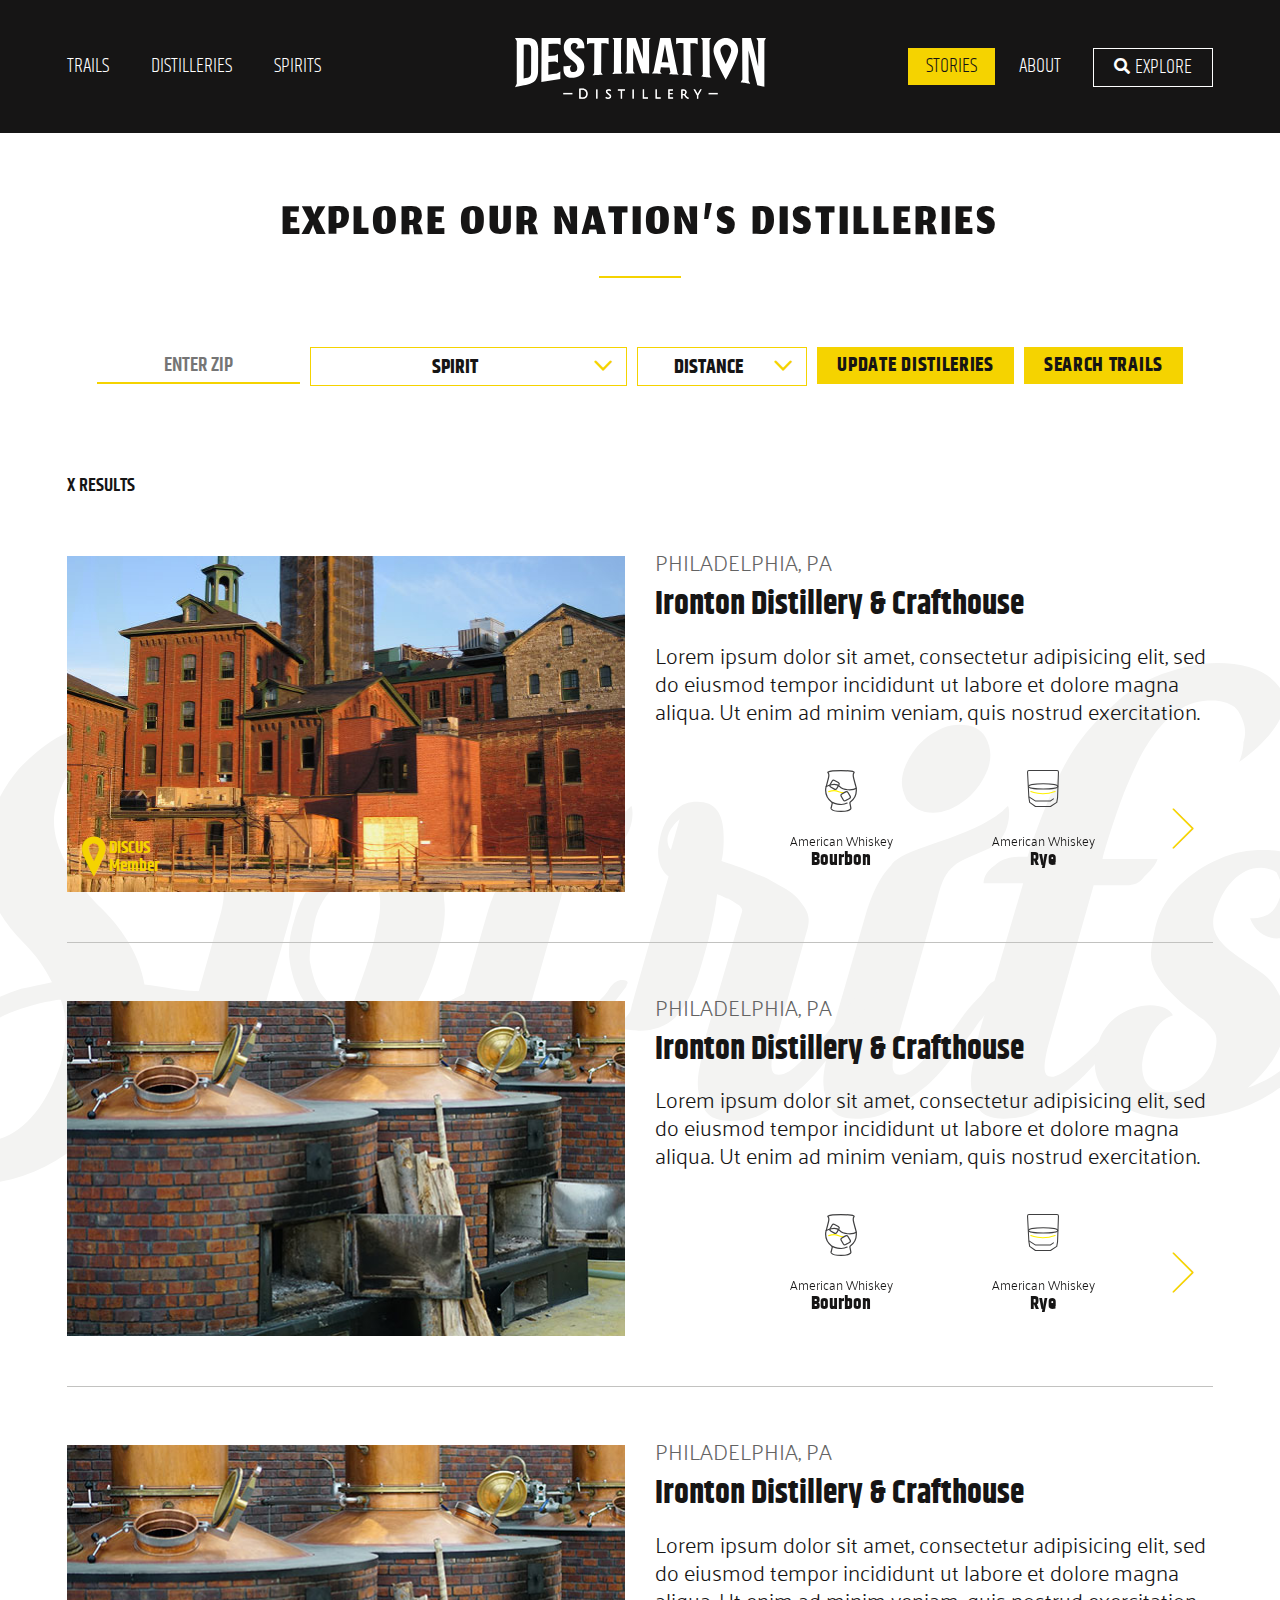
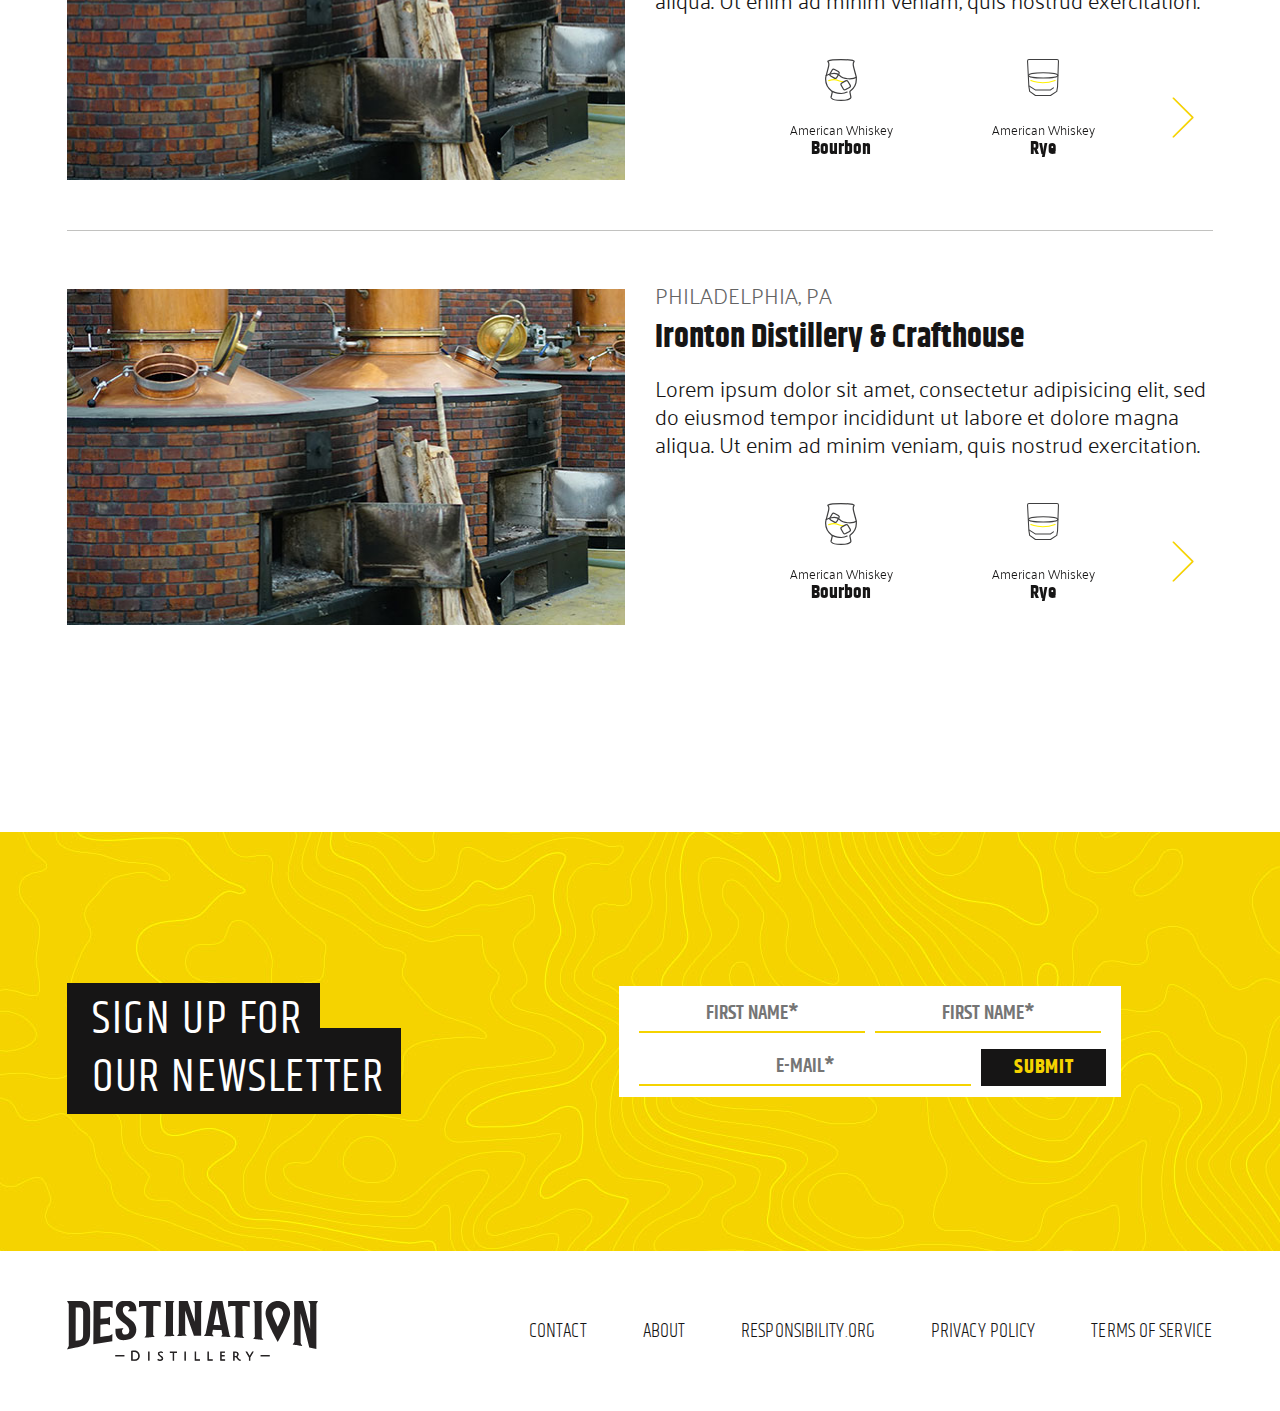
<file: public/distilleries.html>
<!DOCTYPE html>
<html lang="en">
<head>
	<meta charset="utf-8">
	<meta name="viewport" content="width=device-width, initial-scale=1, shrink-to-fit=no">
	<title>Destination</title>
	<link rel="stylesheet" href="main.css">
</head>
<body>
	<div class="wrapper">
		<section class="top-section style01">
			<header class="header">
				<div class="container">
					<strong class="logo"><a href="#"><img src="images/logo_white.svg" alt="Destination"></a></strong>
					<div class="nav-drop">
						<div class="nav-area">
							<ul class="menu list-unstyled">
								<li><a href="#">Trails</a></li>
								<li><a href="#">distilleries</a></li>
								<li><a href="#">spirits</a></li>
							</ul>
							<ul class="menu list-unstyled">
								<li class="active"><a href="#">Stories</a></li>
								<li><a href="#">about</a></li>
							</ul>
						</div>
					</div>
					<a href="#" class="btn btn-explore explore-opener"><i class="icon icon-search-solid"></i> Explore</a>
				</div>
				<div class="explore-area">
					<div class="explore-area-w2">
						<div class="container">
							<a href="#" class="explore-close"><span class="icon-times-regular"></span></a>
							<form class="explore-form">
								<div class="field-holder">
									<input type="text" placeholder="Enter zip">
								</div>
								<div class="btn-holder">
									<button type="button" class="btn btn-primary">explore trails</button>
									<span class="text">or</span>
									<button type="button" class="btn btn-primary">explore distilleries</button>
								</div>
							</form>
						</div>
					</div>
				</div>
				<a href="#" class="menu-opener"><span></span></a>
			</header>
		</section>
		<main class="main">
			<section class="products-area style01">
				<div class="bg-text"><img src="images/spirits-text.svg" alt="spirits"></div>
				<div class="container">
					<h1 class="heading-style">explore our nation’s distilleries</h1>
					<div class="store-filter">
						<form>
							<div class="field-holder text-field">
								<input type="text" placeholder="enter zip">
							</div>
							<div class="field-holder select-holder">
								<select>
									<option>spirit</option>
									<option>option2</option>
									<option>option3</option>
								</select>
							</div>
							<div class="field-holder">
								<select>
									<option>distance</option>
									<option>option2</option>
									<option>option3</option>
								</select>
							</div>
							<a href="#" class="btn btn-primary">Update distileries</a>
							<a href="#" class="btn btn-primary">search trails</a>
						</form>
					</div>
					<span class="clear_link"><a href="#">X Results</a></span>
					<div class="store-blocks">
						<div class="row">
							<div class="col-lg-6">
								<div class="image">
									<img src="images/image33.jpg" alt="image-description">
									<div class="tags">
										<span class="icon icon-pin"></span>
										<span class="text">DISCUS <br>Member</span>
									</div>
								</div>
							</div>
							<div class="col-lg-6">
								<div class="description">
									<span class="address">Philadelphia, PA</span>
									<h2>Ironton Distillery & Crafthouse</h2>
									<p>Lorem ipsum dolor sit amet, consectetur adipisicing elit, sed do eiusmod tempor incididunt ut labore et dolore magna aliqua. Ut enim ad minim veniam, quis nostrud exercitation.</p>
									<div class="dist_items-slider2">
										<div class="slide">
											<a href="#">
												<div class="img">
													<img src="images/bourbon-ico.svg" alt="image-description" width="31" height="42">
												</div>
												<div class="cat">American Whiskey </div>
												<div class="name">Bourbon</div>
											</a>
										</div>
										<div class="slide">
											<a href="#">
												<div class="img">
													<img src="images/rye-ico.svg" alt="image-description" width="31" height="37">
												</div>
												<div class="cat">American Whiskey </div>
												<div class="name">Rye</div>
											</a>
										</div>
										<div class="slide">
											<a href="#">
												<div class="img">
													<img src="images/tn-whiskey.svg" alt="image-description" width="32" height="37">
												</div>
												<div class="cat">American Whiskey </div>
												<div class="name">Tennessee Whiskey</div>
											</a>
										</div>
									</div>
								</div>
							</div>
						</div>
						<div class="row">
							<div class="col-lg-6">
								<div class="image">
									<img src="images/image34.jpg" alt="image-description">
								</div>
							</div>
							<div class="col-lg-6">
								<div class="description">
									<span class="address">Philadelphia, PA</span>
									<h2>Ironton Distillery & Crafthouse</h2>
									<p>Lorem ipsum dolor sit amet, consectetur adipisicing elit, sed do eiusmod tempor incididunt ut labore et dolore magna aliqua. Ut enim ad minim veniam, quis nostrud exercitation.</p>
									<div class="dist_items-slider2">
										<div class="slide">
											<a href="#">
												<div class="img">
													<img src="images/bourbon-ico.svg" alt="image-description" width="31" height="42">
												</div>
												<div class="cat">American Whiskey </div>
												<div class="name">Bourbon</div>
											</a>
										</div>
										<div class="slide">
											<a href="#">
												<div class="img">
													<img src="images/rye-ico.svg" alt="image-description" width="31" height="37">
												</div>
												<div class="cat">American Whiskey </div>
												<div class="name">Rye</div>
											</a>
										</div>
										<div class="slide">
											<a href="#">
												<div class="img">
													<img src="images/tn-whiskey.svg" alt="image-description" width="32" height="37">
												</div>
												<div class="cat">American Whiskey </div>
												<div class="name">Tennessee Whiskey</div>
											</a>
										</div>
									</div>
								</div>
							</div>
						</div>
						<div class="row">
							<div class="col-lg-6">
								<div class="image">
									<img src="images/image34.jpg" alt="image-description">
								</div>
							</div>
							<div class="col-lg-6">
								<div class="description">
									<span class="address">Philadelphia, PA</span>
									<h2>Ironton Distillery & Crafthouse</h2>
									<p>Lorem ipsum dolor sit amet, consectetur adipisicing elit, sed do eiusmod tempor incididunt ut labore et dolore magna aliqua. Ut enim ad minim veniam, quis nostrud exercitation.</p>
									<div class="dist_items-slider2">
										<div class="slide">
											<a href="#">
												<div class="img">
													<img src="images/bourbon-ico.svg" alt="image-description" width="31" height="42">
												</div>
												<div class="cat">American Whiskey </div>
												<div class="name">Bourbon</div>
											</a>
										</div>
										<div class="slide">
											<a href="#">
												<div class="img">
													<img src="images/rye-ico.svg" alt="image-description" width="31" height="37">
												</div>
												<div class="cat">American Whiskey </div>
												<div class="name">Rye</div>
											</a>
										</div>
										<div class="slide">
											<a href="#">
												<div class="img">
													<img src="images/tn-whiskey.svg" alt="image-description" width="32" height="37">
												</div>
												<div class="cat">American Whiskey </div>
												<div class="name">Tennessee Whiskey</div>
											</a>
										</div>
									</div>
								</div>
							</div>
						</div>
						<div class="row">
							<div class="col-lg-6">
								<div class="image">
									<img src="images/image34.jpg" alt="image-description">
								</div>
							</div>
							<div class="col-lg-6">
								<div class="description">
									<span class="address">Philadelphia, PA</span>
									<h2>Ironton Distillery & Crafthouse</h2>
									<p>Lorem ipsum dolor sit amet, consectetur adipisicing elit, sed do eiusmod tempor incididunt ut labore et dolore magna aliqua. Ut enim ad minim veniam, quis nostrud exercitation.</p>
									<div class="dist_items-slider2">
										<div class="slide">
											<a href="#">
												<div class="img">
													<img src="images/bourbon-ico.svg" alt="image-description" width="31" height="42">
												</div>
												<div class="cat">American Whiskey </div>
												<div class="name">Bourbon</div>
											</a>
										</div>
										<div class="slide">
											<a href="#">
												<div class="img">
													<img src="images/rye-ico.svg" alt="image-description" width="31" height="37">
												</div>
												<div class="cat">American Whiskey </div>
												<div class="name">Rye</div>
											</a>
										</div>
										<div class="slide">
											<a href="#">
												<div class="img">
													<img src="images/tn-whiskey.svg" alt="image-description" width="32" height="37">
												</div>
												<div class="cat">American Whiskey </div>
												<div class="name">Tennessee Whiskey</div>
											</a>
										</div>
									</div>
								</div>
							</div>
						</div>
					</div>
				</div>
			</section>
			<section class="sign-up-area">
				<div class="container">
					<div class="heading-style2">
						<strong class="title"><span>sign up for</span><br> <span>our newsletter</span></strong>
					</div>
					<div class="form-area">
						<form>
							<div class="field-holder">
								<input type="text" placeholder="first name*">
							</div>
							<div class="field-holder">
								<input type="text" placeholder="first name*">
							</div>
							<div class="field-holder">
								<input type="text" placeholder="E-mail*">
							</div>
							<input type="submit" value="Submit" class="btn btn-primary">
						</form>
					</div>
				</div>
			</section>
		</main>
		<footer class="footer">
			<div class="container">
				<div class="footer-logo"><a href="#"><img src="images/logo_black.svg" alt="Destination"></a></div>
				<nav class="footer-nav">
					<ul class="list-unstyled footer-menu">
						<li><a href="#">contact</a></li>
						<li><a href="#">about</a></li>
						<li><a href="#">responsibility.org</a></li>
						<li><a href="#">privacy policy</a></li>
						<li><a href="#">terms of service</a></li>
					</ul>
				</nav>
			</div>
		</footer>
	</div>
	<script src="http://ajax.googleapis.com/ajax/libs/jquery/3.2.1/jquery.min.js"></script>
	<script src="main.js"></script>
	<script src="custom-select.js"></script>
</body>
</html>
</file>
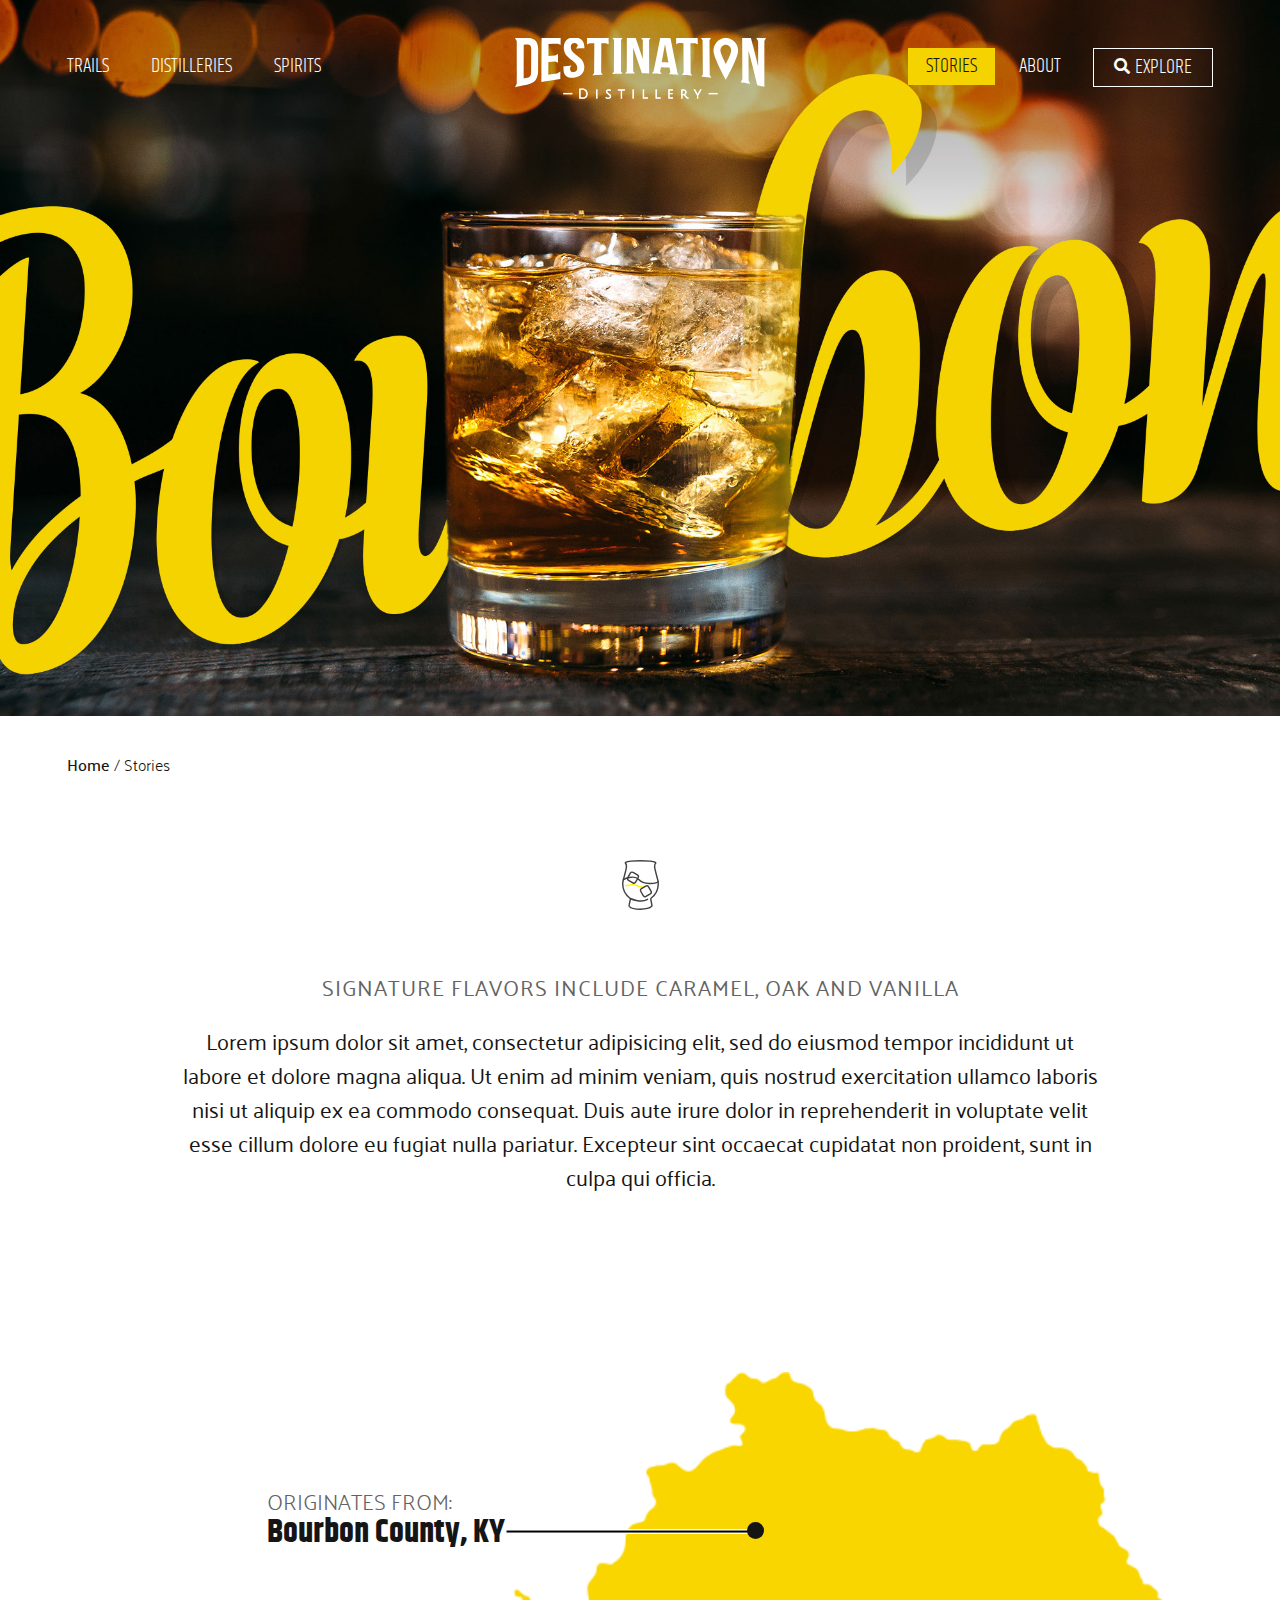
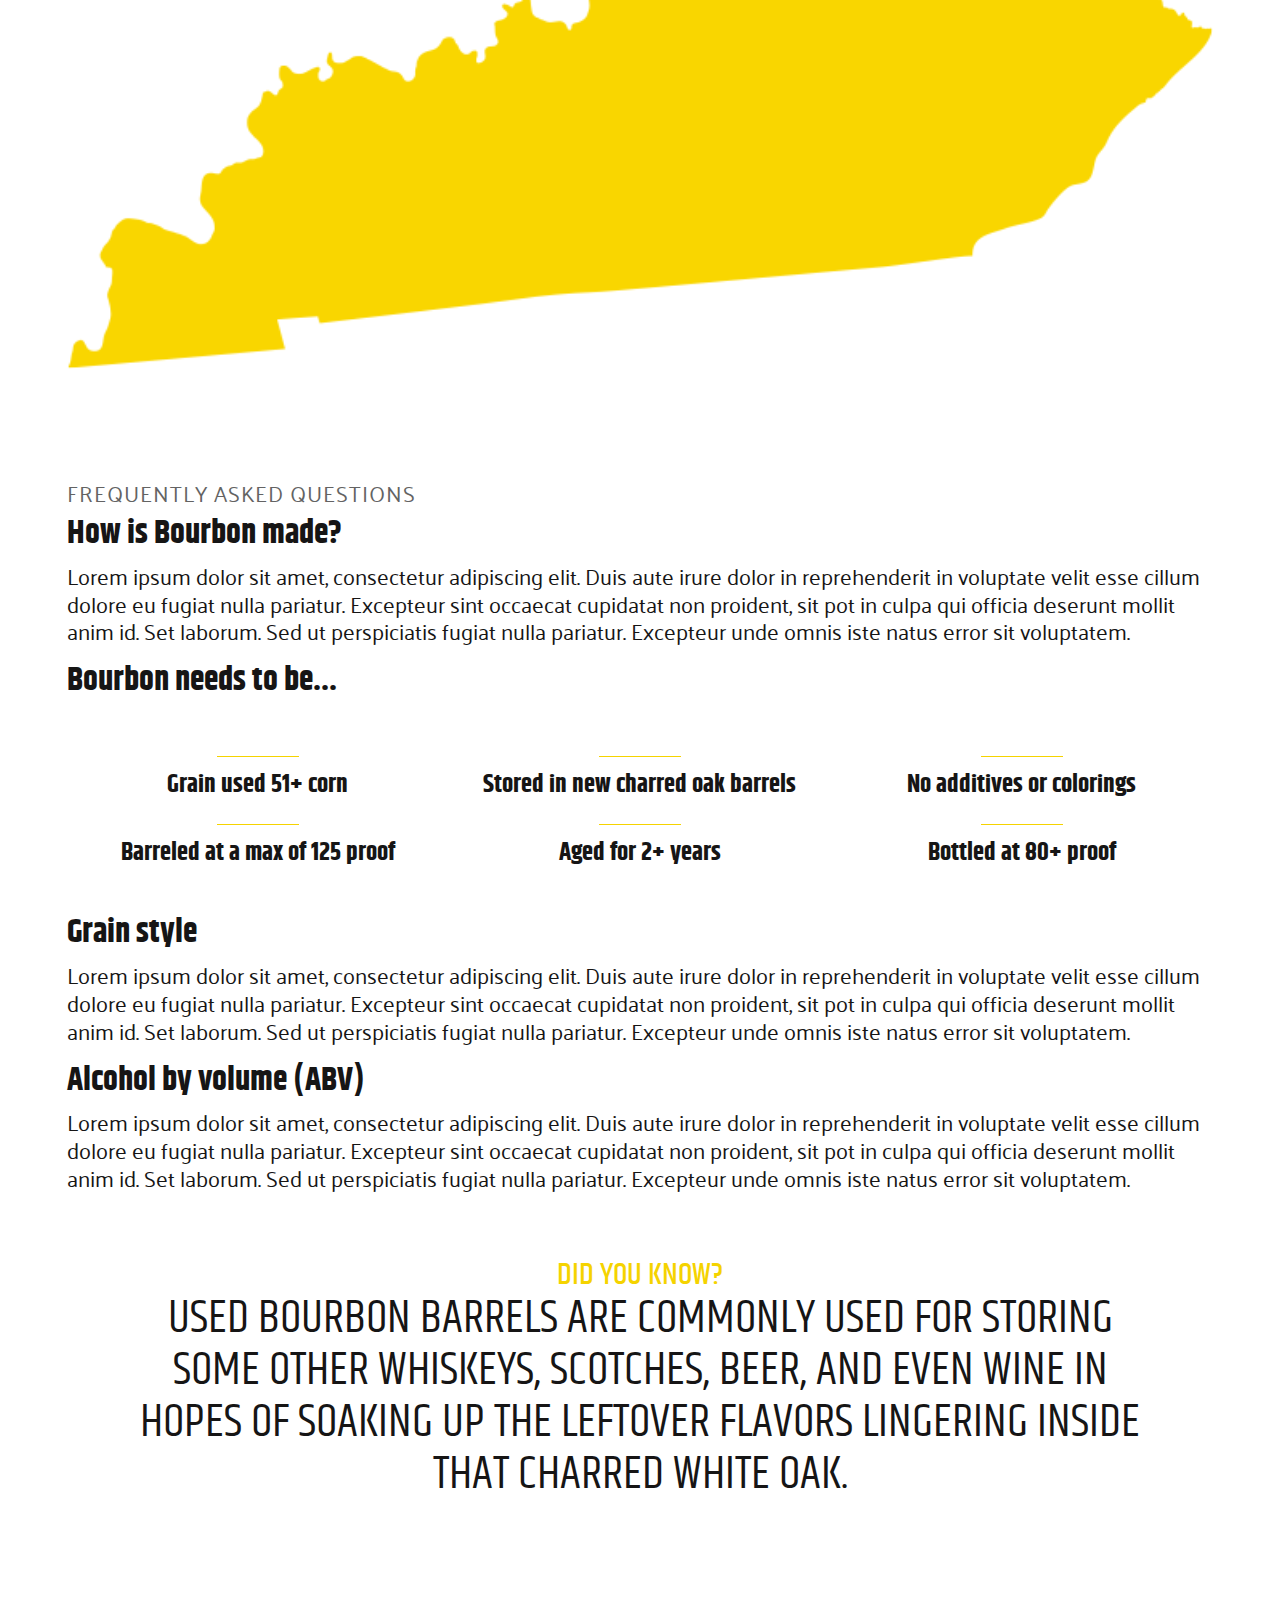
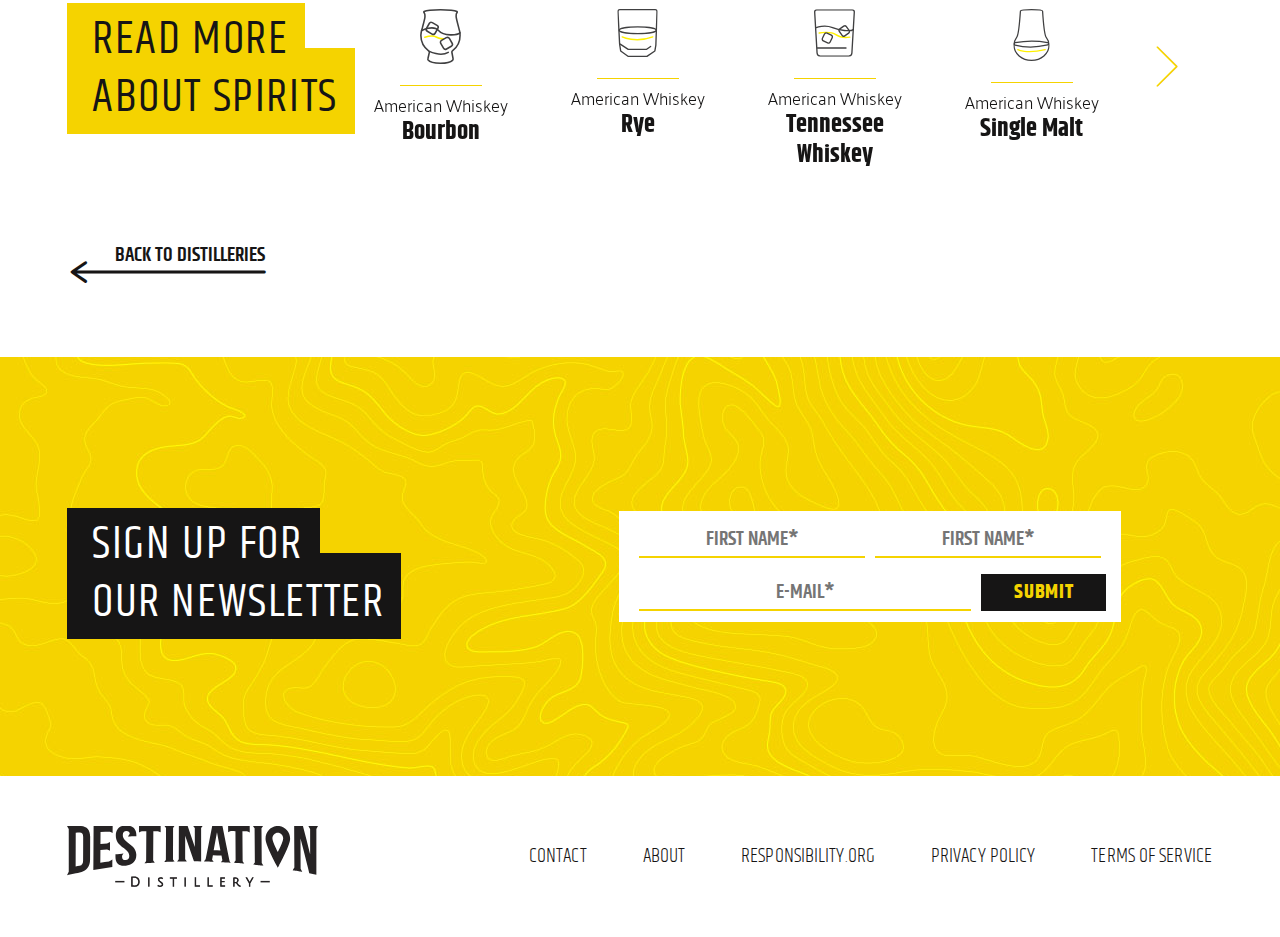
<file: public/our-spirits-detail.html>
<!DOCTYPE html>
<html lang="en">
<head>
	<meta charset="utf-8">
	<meta name="viewport" content="width=device-width, initial-scale=1, shrink-to-fit=no">
	<title>Destination</title>
	<link rel="stylesheet" href="main.css">
</head>
<body>
	<div class="wrapper">
		<section class="top-section">
			<header class="header">
				<div class="container">
					<strong class="logo"><a href="#"><img src="images/logo_white.svg" alt="Destination"></a></strong>
					<div class="nav-drop">
						<div class="nav-area">
							<ul class="menu list-unstyled">
								<li><a href="#">Trails</a></li>
								<li><a href="#">distilleries</a></li>
								<li><a href="#">spirits</a></li>
							</ul>
							<ul class="menu list-unstyled">
								<li class="active"><a href="#">Stories</a></li>
								<li><a href="#">about</a></li>
							</ul>
						</div>
					</div>
					<a href="#" class="btn btn-explore explore-opener"><i class="icon icon-search-solid"></i> Explore</a>
				</div>
				<div class="explore-area">
					<div class="explore-area-w2">
						<div class="container">
							<a href="#" class="explore-close"><span class="icon-times-regular"></span></a>
							<form class="explore-form">
								<div class="field-holder">
									<input type="text" placeholder="Enter zip">
								</div>
								<div class="btn-holder">
									<button type="button" class="btn btn-primary">explore trails</button>
									<span class="text">or</span>
									<button type="button" class="btn btn-primary">explore distilleries</button>
								</div>
							</form>
						</div>
					</div>
				</div>
				<a href="#" class="menu-opener"><span></span></a>
			</header>
			<div class="image-wrap spirits-visual">
				<img src="images/banner1.jpg" alt="image-description" class="img">
			</div>
		</section>
		<main class="main">
			<div class="container">
				<ul class="breadcrumb">
					<li><a href="#">Home</a></li>
					<li>Stories</li>
				</ul>
				<div class="store-item-head row justify-content-center text-center">
					<div class="col-xl-10">
						<div class="ico"><img src="images/bourbon-ico.svg" alt="image-description" width="37" height="50"></div>
						<span class="tagline">signature flavors include caramel, oak and vanilla</span>
						<p>Lorem ipsum dolor sit amet, consectetur adipisicing elit, sed do eiusmod tempor incididunt ut labore et dolore magna aliqua. Ut enim ad minim veniam, quis nostrud exercitation ullamco laboris nisi ut aliquip ex ea commodo consequat. Duis aute irure dolor in reprehenderit in voluptate velit esse cillum dolore eu fugiat nulla pariatur. Excepteur sint occaecat cupidatat non proident, sunt in culpa qui officia.</p>
					</div>
				</div>
				<div class="store-map">
					<img src="images/map1.png" alt="image-description" class="img">
					<div class="text-holder">
						<span class="text">originates from:</span>
						<strong class="address">Bourbon County, KY</strong>
					</div>
				</div>
				<div class="store-item-intro">
					<span class="title">frequently asked questions</span>
					<h2>How is Bourbon made?</h2>
					<p>Lorem ipsum dolor sit amet, consectetur adipiscing elit. Duis aute irure dolor in reprehenderit in voluptate velit esse cillum dolore eu fugiat nulla pariatur. Excepteur sint occaecat cupidatat non proident, sit pot in culpa qui officia deserunt mollit anim id. Set laborum. Sed ut perspiciatis  fugiat nulla pariatur. Excepteur unde omnis iste natus error sit voluptatem.</p>
				</div>
				<div class="store-item-features">
					<h2>Bourbon needs to be...</h2>
					<ul class="list-unstyled">
						<li>Grain used 51+ corn</li>
						<li>Stored in new charred oak barrels</li>
						<li>No additives or colorings</li>
						<li>Barreled at a max of 125 proof</li>
						<li>Aged for 2+ years</li>
						<li>Bottled at 80+ proof</li>
					</ul>
				</div>
				<div class="store-item-style">
					<h2>Grain style</h2>
					<p>Lorem ipsum dolor sit amet, consectetur adipiscing elit. Duis aute irure dolor in reprehenderit in voluptate velit esse cillum dolore eu fugiat nulla pariatur. Excepteur sint occaecat cupidatat non proident, sit pot in culpa qui officia deserunt mollit anim id. Set laborum. Sed ut perspiciatis  fugiat nulla pariatur. Excepteur unde omnis iste natus error sit voluptatem.</p>
				</div>
				<div class="store-item-info">
					<h2>Alcohol by volume (ABV)</h2>
					<p>Lorem ipsum dolor sit amet, consectetur adipiscing elit. Duis aute irure dolor in reprehenderit in voluptate velit esse cillum dolore eu fugiat nulla pariatur. Excepteur sint occaecat cupidatat non proident, sit pot in culpa qui officia deserunt mollit anim id. Set laborum. Sed ut perspiciatis  fugiat nulla pariatur. Excepteur unde omnis iste natus error sit voluptatem.</p>
				</div>
				<div class="about-info">
					<span class="title">Did you know?</span>
					<p>Used Bourbon barrels are commonly used for storing some other whiskeys, scotches, beer, and even wine in hopes of soaking up the leftover flavors lingering inside that charred white oak.</p>
				</div>
				<div class="dist_items">
					<div class="container">
						<div class="heading heading-style2">
							<strong class="title"><span>read more</span><br> <span>about spirits</span></strong>				
						</div>
						<div class="dist_items-slider">
							<div class="slide">
								<a href="#">
									<div class="image">
										<img src="images/bourbon-ico.svg" alt="image-description" width="41" height="55">
									</div>
									<div class="cat">American Whiskey </div>
									<div class="name">Bourbon</div>
								</a>
							</div>
							<div class="slide">
								<a href="#">
									<div class="image">
										<img src="images/rye-ico.svg" alt="image-description" width="41" height="48">
									</div>
									<div class="cat">American Whiskey </div>
									<div class="name">Rye</div>
								</a>
							</div>
							<div class="slide">
								<a href="#">
									<div class="image">
										<img src="images/tn-whiskey.svg" alt="image-description" width="41" height="48">
									</div>
									<div class="cat">American Whiskey </div>
									<div class="name">Tennessee Whiskey</div>
								</a>
							</div>
							<div class="slide">
								<a href="#">
									<div class="image">
										<img src="images/single-malt-ico.svg" alt="image-description" width="37" height="52">
									</div>
									<div class="cat">American Whiskey </div>
									<div class="name">Single Malt</div>
								</a>
							</div>
							<div class="slide">
								<a href="#">
									<div class="image">
										<img src="images/bourbon-ico.svg" alt="image-description" width="41" height="55">
									</div>
									<div class="cat">American Whiskey </div>
									<div class="name">Bourbon</div>
								</a>
							</div>
						</div>
					</div>
				</div>
				<span class="back-stories">
					<a href="#">Back to distilleries</a>
				</span>
			</div>
			<section class="sign-up-area">
				<div class="container">
					<div class="heading-style2">
						<strong class="title"><span>sign up for</span><br> <span>our newsletter</span></strong>
					</div>
					<div class="form-area">
						<form>
							<div class="field-holder">
								<input type="text" placeholder="first name*">
							</div>
							<div class="field-holder">
								<input type="text" placeholder="first name*">
							</div>
							<div class="field-holder">
								<input type="text" placeholder="E-mail*">
							</div>
							<input type="submit" value="Submit" class="btn btn-primary">
						</form>
					</div>
				</div>
			</section>
		</main>
		<footer class="footer">
			<div class="container">
				<div class="footer-logo"><a href="#"><img src="images/logo_black.svg" alt="Destination"></a></div>
				<nav class="footer-nav">
					<ul class="list-unstyled footer-menu">
						<li><a href="#">contact</a></li>
						<li><a href="#">about</a></li>
						<li><a href="#">responsibility.org</a></li>
						<li><a href="#">privacy policy</a></li>
						<li><a href="#">terms of service</a></li>
					</ul>
				</nav>
			</div>
		</footer>
	</div>
	<script src="http://ajax.googleapis.com/ajax/libs/jquery/3.2.1/jquery.min.js"></script>
	<script src="main.js"></script>
</body>
</html>
</file>
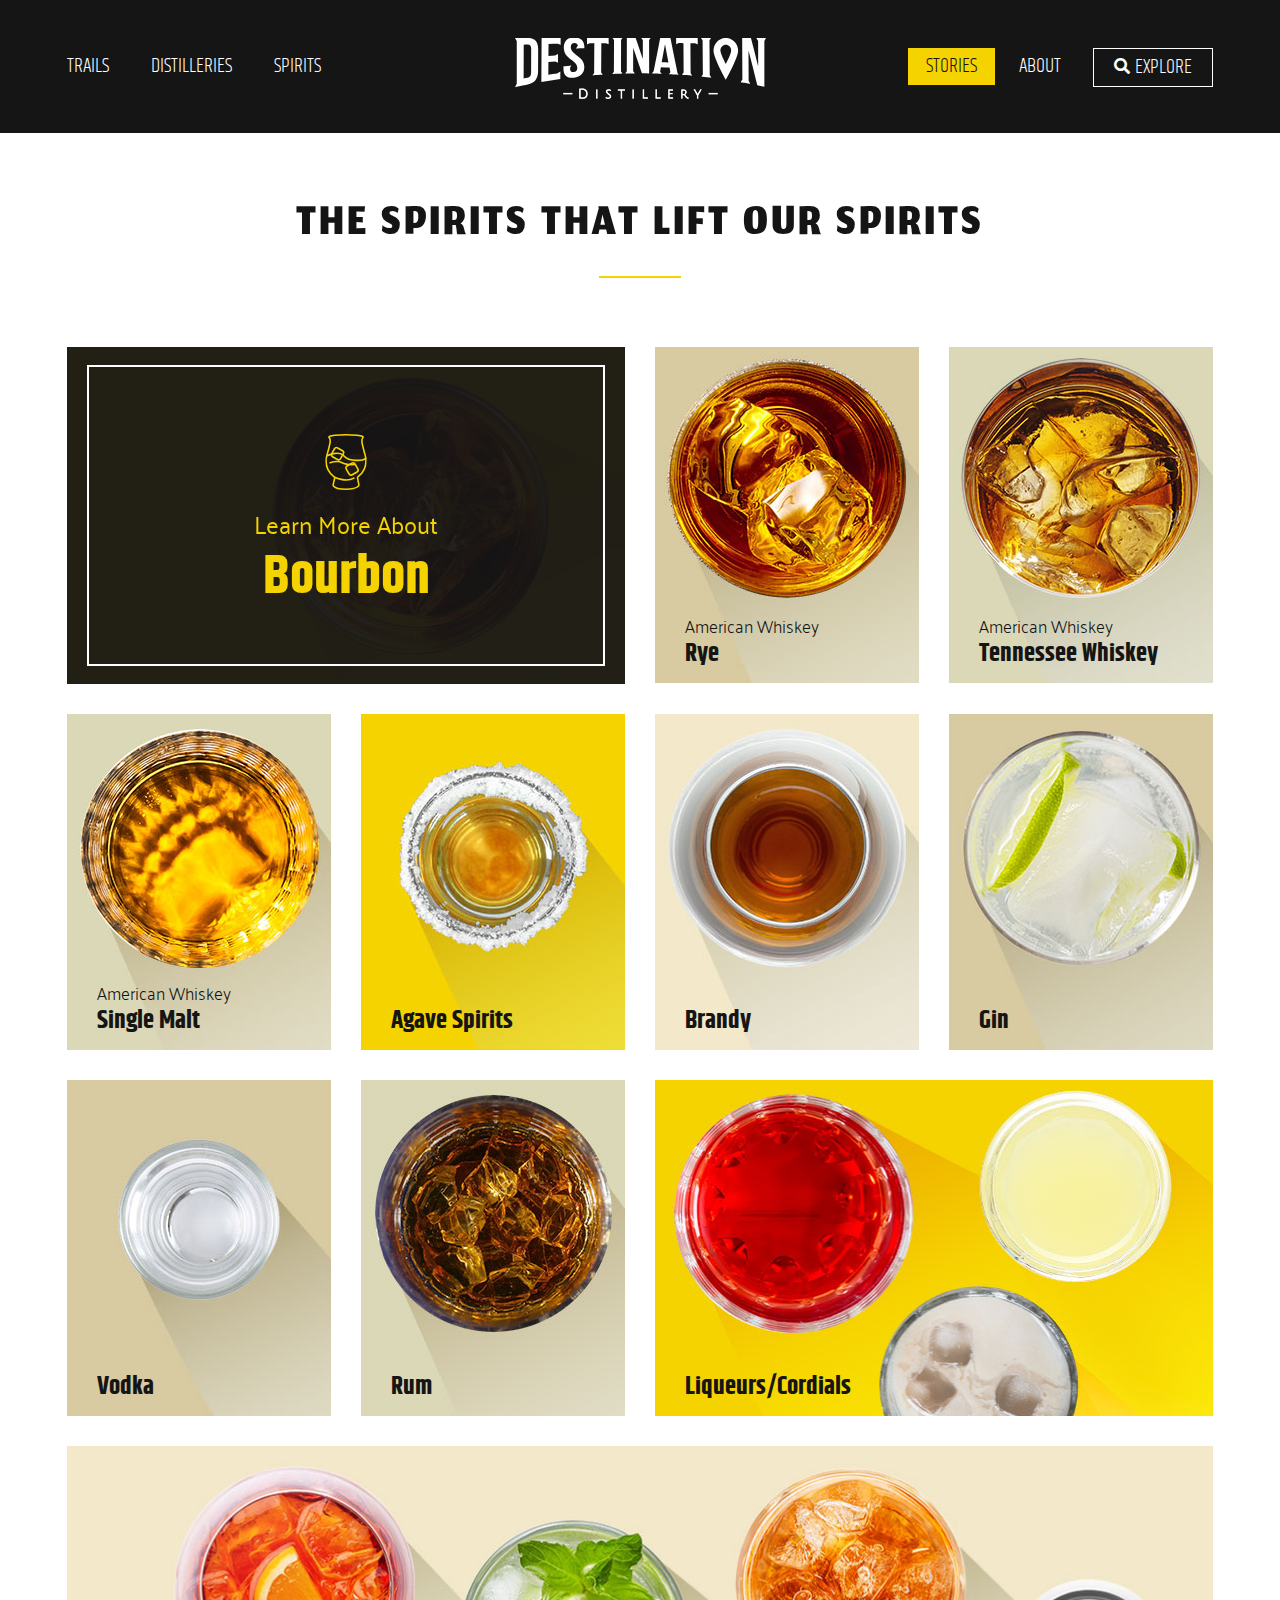
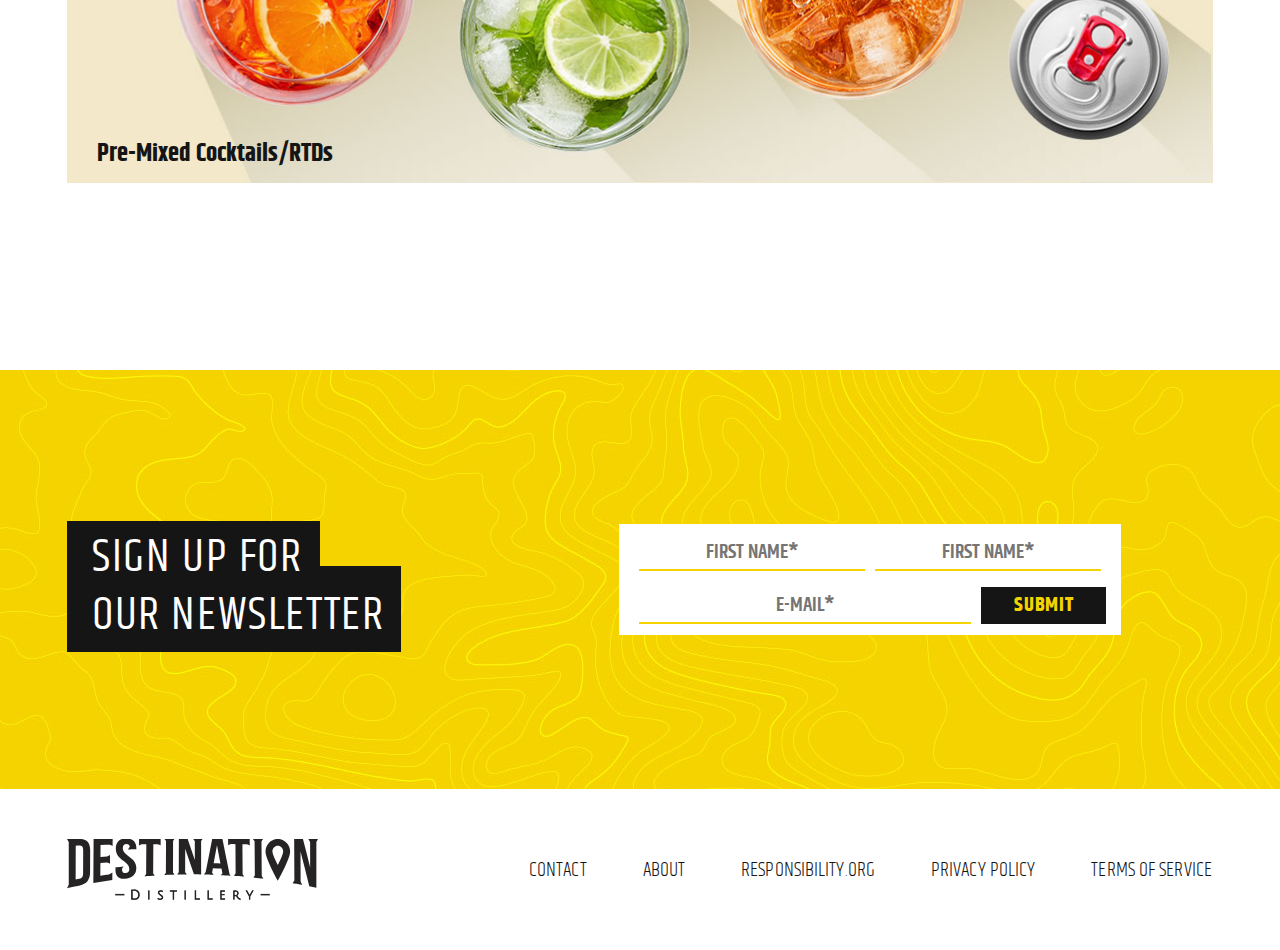
<file: public/our-spirits.html>
<!DOCTYPE html>
<html lang="en">
<head>
	<meta charset="utf-8">
	<meta name="viewport" content="width=device-width, initial-scale=1, shrink-to-fit=no">
	<title>Destination</title>
	<link rel="stylesheet" href="main.css">
</head>
<body>
	<div class="wrapper">
		<section class="top-section style01">
			<header class="header">
				<div class="container">
					<strong class="logo"><a href="#"><img src="images/logo_white.svg" alt="Destination"></a></strong>
					<div class="nav-drop">
						<div class="nav-area">
							<ul class="menu list-unstyled">
								<li><a href="#">Trails</a></li>
								<li><a href="#">distilleries</a></li>
								<li><a href="#">spirits</a></li>
							</ul>
							<ul class="menu list-unstyled">
								<li class="active"><a href="#">Stories</a></li>
								<li><a href="#">about</a></li>
							</ul>
						</div>
					</div>
					<a href="#" class="btn btn-explore explore-opener"><i class="icon icon-search-solid"></i> Explore</a>
				</div>
				<div class="explore-area">
					<div class="explore-area-w2">
						<div class="container">
							<a href="#" class="explore-close"><span class="icon-times-regular"></span></a>
							<form class="explore-form">
								<div class="field-holder">
									<input type="text" placeholder="Enter zip">
								</div>
								<div class="btn-holder">
									<button type="button" class="btn btn-primary">explore trails</button>
									<span class="text">or</span>
									<button type="button" class="btn btn-primary">explore distilleries</button>
								</div>
							</form>
						</div>
					</div>
				</div>
				<a href="#" class="menu-opener"><span></span></a>
			</header>
		</section>
		<main class="main">
			<section class="products-area style01">
				<div class="container">
					<h1 class="heading-style">the spirits that lift our spirits</h1>
					<div class="holder row">
						<div class="col-md-6">
							<a href="#" class="products-block active">
								<div class="image">
									<img src="images/image1.jpg" alt="image-description">
								</div>
								<div class="product-title">
									<span class="cat">American Whiskey </span>
									<strong class="name">Bourbon</strong>
								</div>
								<div class="hover-box">
									<div class="img">
										<img src="images/bourbon-ico-yellow.svg" alt="image-description" width="42" height="56">
									</div>
									<span class="text">Learn More About</span>
									<strong class="name2">Bourbon</strong>
								</div>
							</a>
						</div>
						<div class="col-md-3">
							<a href="#" class="products-block">
								<div class="image">
									<img src="images/image2.jpg" alt="image-description">
								</div>
								<div class="product-title">
									<span class="cat">American Whiskey </span>
									<strong class="name">Rye</strong>
								</div>
								<div class="hover-box">
									<div class="img">
										<img src="images/rye-ico-yellow.svg" alt="image-description" width="42" height="56">
									</div>
									<span class="text">Learn More About</span>
									<strong class="name2">Rye</strong>
								</div>
							</a>
						</div>
						<div class="col-md-3">
							<a href="#" class="products-block">
								<div class="image">
									<img src="images/image3.jpg" alt="image-description">
								</div>
								<div class="product-title">
									<span class="cat">American Whiskey </span>
									<strong class="name">Tennessee Whiskey</strong>
								</div>
								<div class="hover-box">
									<div class="img">
										<img src="images/tn-whiskey-yellow.svg" alt="image-description" width="42" height="56">
									</div>
									<span class="text">Learn More About</span>
									<strong class="name2">Tennessee Whiskey</strong>
								</div>
							</a>
						</div>
						<div class="col-md-3">
							<a href="#" class="products-block">
								<div class="image">
									<img src="images/image4.jpg" alt="image-description">
								</div>
								<div class="product-title">
									<span class="cat">American Whiskey </span>
									<strong class="name">Single Malt</strong>
								</div>
								<div class="hover-box">
									<div class="img">
										<img src="images/single-malt-ico-yellow.svg" alt="image-description" width="42" height="56">
									</div>
									<span class="text">Learn More About</span>
									<strong class="name2">Single Malt</strong>
								</div>
							</a>
						</div>
						<div class="col-md-3">
							<a href="#" class="products-block">
								<div class="image">
									<img src="images/image5.jpg" alt="image-description">
								</div>
								<div class="product-title">
									<strong class="name">Agave Spirits</strong>
								</div>
								<div class="hover-box">
									<div class="img">
										<img src="images/agave-ico-yellow.svg" alt="image-description"  width="42" height="56">
									</div>
									<span class="text">Learn More About</span>
									<strong class="name2">Agave Spirits</strong>
								</div>
							</a>
						</div>
						<div class="col-md-3">
							<a href="#" class="products-block">
								<div class="image">
									<img src="images/image6.jpg" alt="image-description">
								</div>
								<div class="product-title">
									<strong class="name">Brandy</strong>
								</div>
								<div class="hover-box">
									<div class="img">
										<img src="images/brandy-ico-yellow.svg" alt="image-description" width="38" height="49">
									</div>
									<span class="text">Learn More About</span>
									<strong class="name2">Brandy</strong>
								</div>
							</a>
						</div>
						<div class="col-md-3">
							<a href="#" class="products-block">
								<div class="image">
									<img src="images/image7.jpg" alt="image-description">
								</div>
								<div class="product-title">
									<strong class="name">Gin</strong>
								</div>
								<div class="hover-box">
									<div class="img">
										<img src="images/gin-ico-yellow.svg" alt="image-description" width="23" height="48">
									</div>
									<span class="text">Learn More About</span>
									<strong class="name2">Gin</strong>
								</div>
							</a>
						</div>
						<div class="col-md-3">
							<a href="#" class="products-block">
								<div class="image">
									<img src="images/image8.jpg" alt="image-description">
								</div>
								<div class="product-title">
									<strong class="name">Vodka</strong>
								</div>
								<div class="hover-box">
									<div class="img">
										<img src="images/vodka-ico-yellow.svg" alt="image-description" width="35" height="52">
									</div>
									<span class="text">Learn More About</span>
									<strong class="name2">Vodka</strong>
								</div>
							</a>
						</div>
						<div class="col-md-3">
							<a href="#" class="products-block">
								<div class="image">
									<img src="images/image9.jpg" alt="image-description">
								</div>
								<div class="product-title">
									<strong class="name">Rum</strong>
								</div>
								<div class="hover-box">
									<div class="img">
										<img src="images/bourbon-ico-yellow.svg" alt="image-description" width="42" height="56">
									</div>
									<span class="text">Learn More About</span>
									<strong class="name2">Rum</strong>
								</div>
							</a>
						</div>
						<div class="col-md-6">
							<a href="#" class="products-block">
								<div class="image">
									<img src="images/image10.jpg" alt="image-description">
								</div>
								<div class="product-title">
									<strong class="name">Liqueurs/Cordials</strong>
								</div>
								<div class="hover-box">
									<div class="img">
										<img src="images/bourbon-ico-yellow.svg" alt="image-description" width="42" height="56">
									</div>
									<span class="text">Learn More About</span>
									<strong class="name2">Liqueurs/Cordials</strong>
								</div>
							</a>
						</div>
						<div class="col-md-12">
							<a href="#" class="products-block">
								<div class="image">
									<img src="images/image12.jpg" alt="image-description">
								</div>
								<div class="product-title">
									<strong class="name">Pre-Mixed Cocktails/RTDs</strong>
								</div>
								<div class="hover-box">
									<div class="img">
										<img src="images/bourbon-ico-yellow.svg" alt="image-description" width="42" height="56">
									</div>
									<span class="text">Learn More About</span>
									<strong class="name2">Pre-Mixed Cocktails/RTDs</strong>
								</div>
							</a>
						</div>
					</div>
				</div>
			</section>
			<section class="sign-up-area">
				<div class="container">
					<div class="heading-style2">
						<strong class="title"><span>sign up for</span><br> <span>our newsletter</span></strong>
					</div>
					<div class="form-area">
						<form>
							<div class="field-holder">
								<input type="text" placeholder="first name*">
							</div>
							<div class="field-holder">
								<input type="text" placeholder="first name*">
							</div>
							<div class="field-holder">
								<input type="text" placeholder="E-mail*">
							</div>
							<input type="submit" value="Submit" class="btn btn-primary">
						</form>
					</div>
				</div>
			</section>
		</main>
		<footer class="footer">
			<div class="container">
				<div class="footer-logo"><a href="#"><img src="images/logo_black.svg" alt="Destination"></a></div>
				<nav class="footer-nav">
					<ul class="list-unstyled footer-menu">
						<li><a href="#">contact</a></li>
						<li><a href="#">about</a></li>
						<li><a href="#">responsibility.org</a></li>
						<li><a href="#">privacy policy</a></li>
						<li><a href="#">terms of service</a></li>
					</ul>
				</nav>
			</div>
		</footer>
	</div>
	<script src="http://ajax.googleapis.com/ajax/libs/jquery/3.2.1/jquery.min.js"></script>
	<script src="main.js"></script>
</body>
</html>
</file>
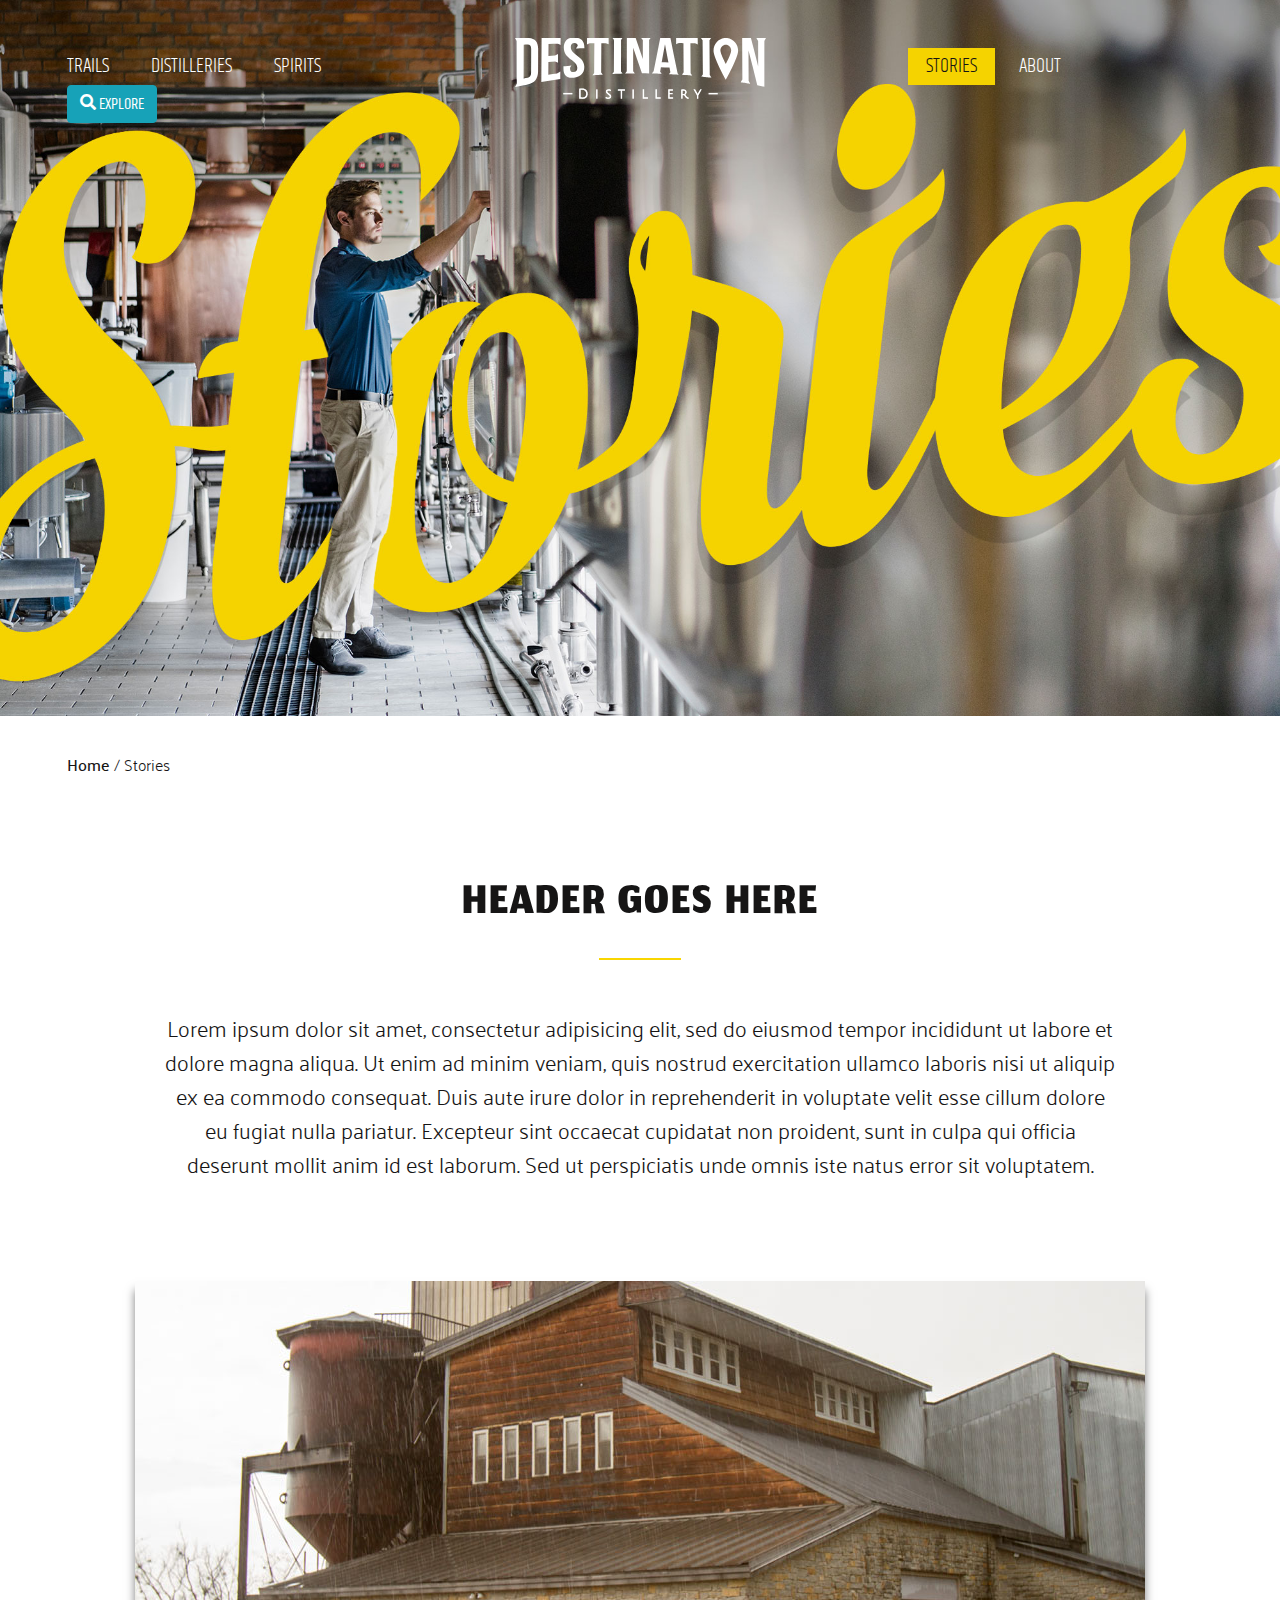
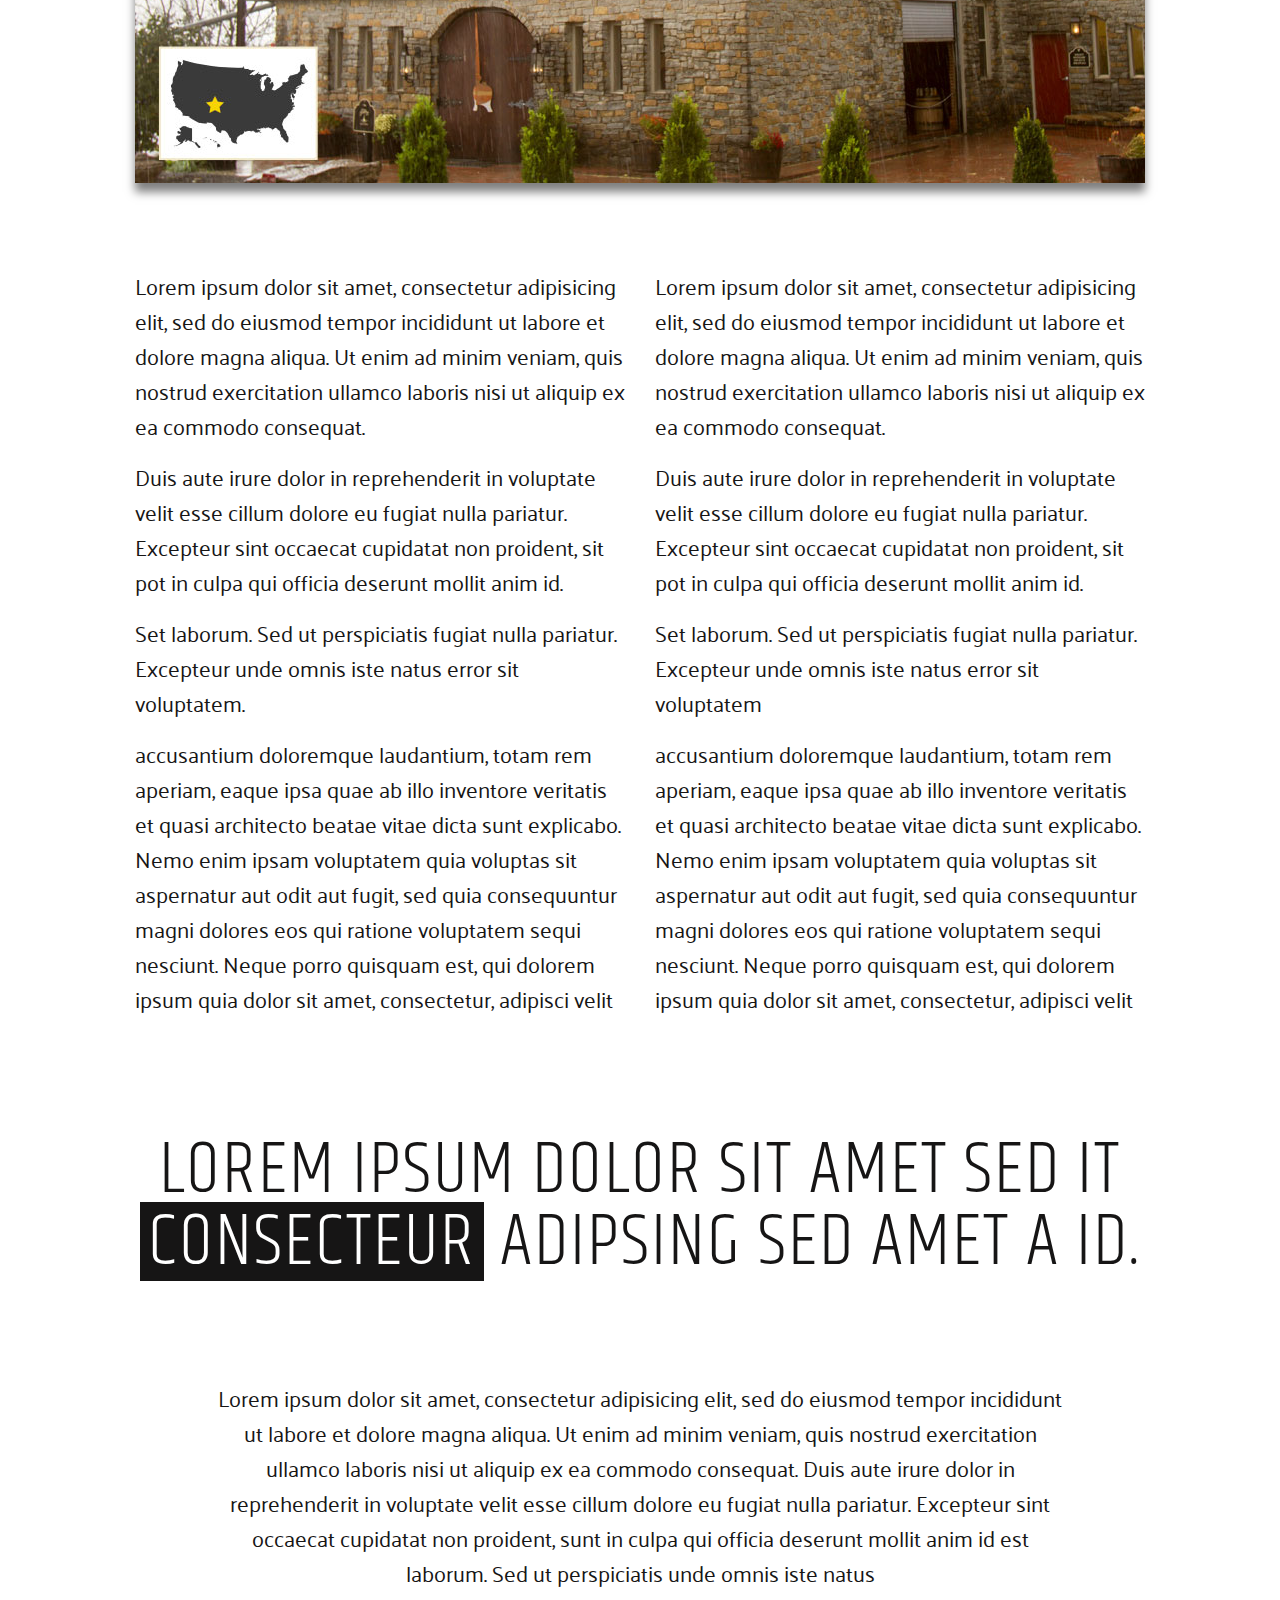
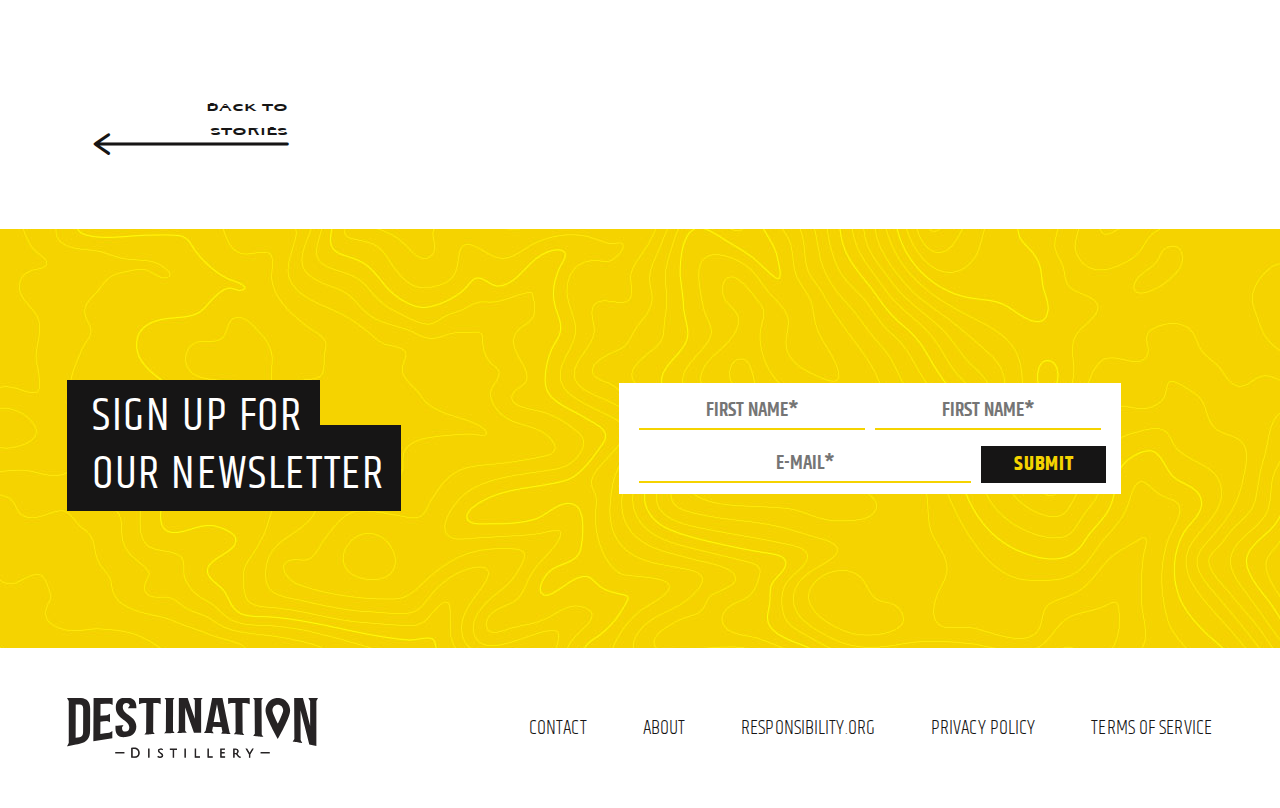
<file: public/stories.html>
<!DOCTYPE html>
<html lang="en">
<head>
	<meta charset="utf-8">
	<meta name="viewport" content="width=device-width, initial-scale=1, shrink-to-fit=no">
	<link href="https://fonts.googleapis.com/css?family=Noto+Serif:400,400i,700,700i" rel="stylesheet"> 
	<title>Destination</title>
	<link rel="stylesheet" href="main.css">
	<link rel="stylesheet" href="custom.css">
</head>
<body>
	<div class="wrapper">
		<section class="top-section">
			<header class="header">
				<div class="container">
					<strong class="logo"><a href="#"><img src="images/logo_white.svg" alt="Destination"></a></strong>
					<div class="nav-drop">
						<div class="nav-area">
							<ul class="menu list-unstyled">
								<li><a href="#">Trails</a></li>
								<li><a href="#">distilleries</a></li>
								<li><a href="#">spirits</a></li>
							</ul>
							<ul class="menu list-unstyled">
								<li class="active"><a href="#">Stories</a></li>
								<li><a href="#">about</a></li>
							</ul>
						</div>
					</div>
					<a href="#" class="btn btn-info"><i class="icon icon-search-solid"></i> Explore</a>
				</div>
				<a href="#" class="menu-opener"><span></span></a>
			</header>
			<div class="image-wrap stories-visual">
				<img src="images/image24.jpg" alt="image-description" class="img">
			</div>
		</section>
		<main class="main">
			<div class="container">
				<ul class="breadcrumb">
					<li><a href="#">Home</a></li>
					<li>Stories</li>
				</ul>
			</div>
			<div class="container">
				<div class="row">
					<div class="col-lg-10 col-md-12 align-center">
						<div class="stories-header">
							<h1>Header goes here</h1>
						</div>
						<div class="stories-content">
							<p>Lorem ipsum dolor sit amet, consectetur adipisicing elit, sed do eiusmod tempor incididunt ut labore et dolore magna aliqua. Ut enim ad minim veniam, quis nostrud exercitation ullamco laboris nisi ut aliquip ex ea commodo consequat. Duis aute irure dolor in reprehenderit in voluptate velit esse cillum dolore eu fugiat nulla pariatur. Excepteur sint occaecat cupidatat non proident, sunt in culpa qui officia deserunt mollit anim id est laborum. Sed ut perspiciatis unde omnis iste natus error sit voluptatem.</p>
						</div>
					</div>
					<div class="col-lg-12 stories-content-holder">
						<div class="story-img">
							<img src="images/stories-1.jpg" alt="">
						</div>
						<div class="row align-left">
							<div class="col-md-6 col-sm-12">
								<p>								
									Lorem ipsum dolor sit amet, consectetur adipisicing elit, sed do eiusmod tempor 
									incididunt ut labore et dolore magna aliqua. Ut enim ad minim veniam, quis 
									nostrud exercitation ullamco laboris nisi ut aliquip ex ea commodo consequat. 
								</p>
								<p>	
									Duis aute irure dolor in reprehenderit in voluptate velit esse cillum dolore 
									eu fugiat nulla pariatur. Excepteur sint occaecat cupidatat non proident, sit 
									pot in culpa qui officia deserunt mollit anim id.
								</p>
								<p>	
									Set laborum. Sed ut perspiciatis  fugiat nulla pariatur. Excepteur unde omnis 
									iste natus error sit voluptatem.
								</p>
								<p>
									accusantium doloremque laudantium, totam rem aperiam, eaque ipsa quae ab illo 
									inventore veritatis et quasi architecto beatae vitae dicta sunt explicabo. 
									Nemo enim ipsam voluptatem quia voluptas sit aspernatur aut odit aut fugit, sed 
									quia consequuntur magni dolores eos qui ratione voluptatem sequi nesciunt. Neque 
									porro quisquam est, qui dolorem ipsum quia dolor sit amet, consectetur, adipisci 
									velit
								</p>
							</div>
							<div class="col-md-6 col-sm-12">
								<p>								
									Lorem ipsum dolor sit amet, consectetur adipisicing elit, sed do eiusmod tempor 
									incididunt ut labore et dolore magna aliqua. Ut enim ad minim veniam, quis nostrud 
									exercitation ullamco laboris nisi ut aliquip ex ea commodo consequat. 
								</p>
								<p>	
									Duis aute irure dolor in reprehenderit in voluptate velit esse cillum dolore eu 
									fugiat nulla pariatur. Excepteur sint occaecat cupidatat non proident, sit pot in 
									culpa qui officia deserunt mollit anim id.
								</p>
								<p>	
									Set laborum. Sed ut perspiciatis  fugiat nulla pariatur. Excepteur unde omnis 
									iste natus error sit voluptatem
								</p>
								<p>
									 accusantium doloremque laudantium, totam rem aperiam, eaque ipsa quae ab illo inventore 
									 veritatis et quasi architecto beatae vitae dicta sunt explicabo. Nemo enim ipsam voluptatem 
									 quia voluptas sit aspernatur aut odit aut fugit, sed quia consequuntur magni dolores eos 
									 qui ratione voluptatem sequi nesciunt. Neque porro quisquam est, qui dolorem ipsum quia dolor 
									 sit amet, consectetur, adipisci velit
								</p>
							</div>
							<div class="row align-center highligted-text">
								<div class="col-md-12">
									Lorem Ipsum Dolor sit amet sed it <span>consecteur</span> adipsing sed amet a id.
								</div>
							</div>
							<div class="row">
								<div class="col-lg-10 col-md-12 align-center">
									<p>Lorem ipsum dolor sit amet, consectetur adipisicing elit, sed do eiusmod tempor incididunt ut labore et dolore magna aliqua. Ut enim ad minim veniam, quis nostrud exercitation ullamco laboris nisi ut aliquip ex ea commodo consequat. Duis aute irure dolor in reprehenderit in voluptate velit esse cillum dolore eu fugiat nulla pariatur. Excepteur sint occaecat cupidatat non proident, sunt in culpa qui officia deserunt mollit anim id est laborum. Sed ut perspiciatis unde omnis iste natus </p>
								</div>
							</div>
							<div class="row">
								<div class="col-md-12 back-stories">
									<a href="#">Back to Stories</a>
								</div>
							</div>
						</div>
					</div>
				</div>
			</div>
			<section class="sign-up-area">
					<div class="container">
						<div class="heading-style2">
							<strong class="title"><span>sign up for</span><br> <span>our newsletter</span></strong>
						</div>
						<div class="form-area">
							<form>
								<div class="field-holder">
									<input type="text" placeholder="first name*">
								</div>
								<div class="field-holder">
									<input type="text" placeholder="first name*">
								</div>
								<div class="field-holder">
									<input type="text" placeholder="E-mail*">
								</div>
								<input type="submit" value="Submit" class="btn btn-primary">
							</form>
						</div>
					</div>
			</section>
		</main>
		<footer class="footer">
			<div class="container">
				<div class="footer-logo"><a href="#"><img src="images/logo_black.svg" alt="Destination"></a></div>
				<nav class="footer-nav">
					<ul class="list-unstyled footer-menu">
						<li><a href="#">contact</a></li>
						<li><a href="#">about</a></li>
						<li><a href="#">responsibility.org</a></li>
						<li><a href="#">privacy policy</a></li>
						<li><a href="#">terms of service</a></li>
					</ul>
				</nav>
			</div>
		</footer>
	</div>
	<script src="http://ajax.googleapis.com/ajax/libs/jquery/3.2.1/jquery.min.js"></script>
	<script src="main.js"></script>
</body>
</html>
</file>
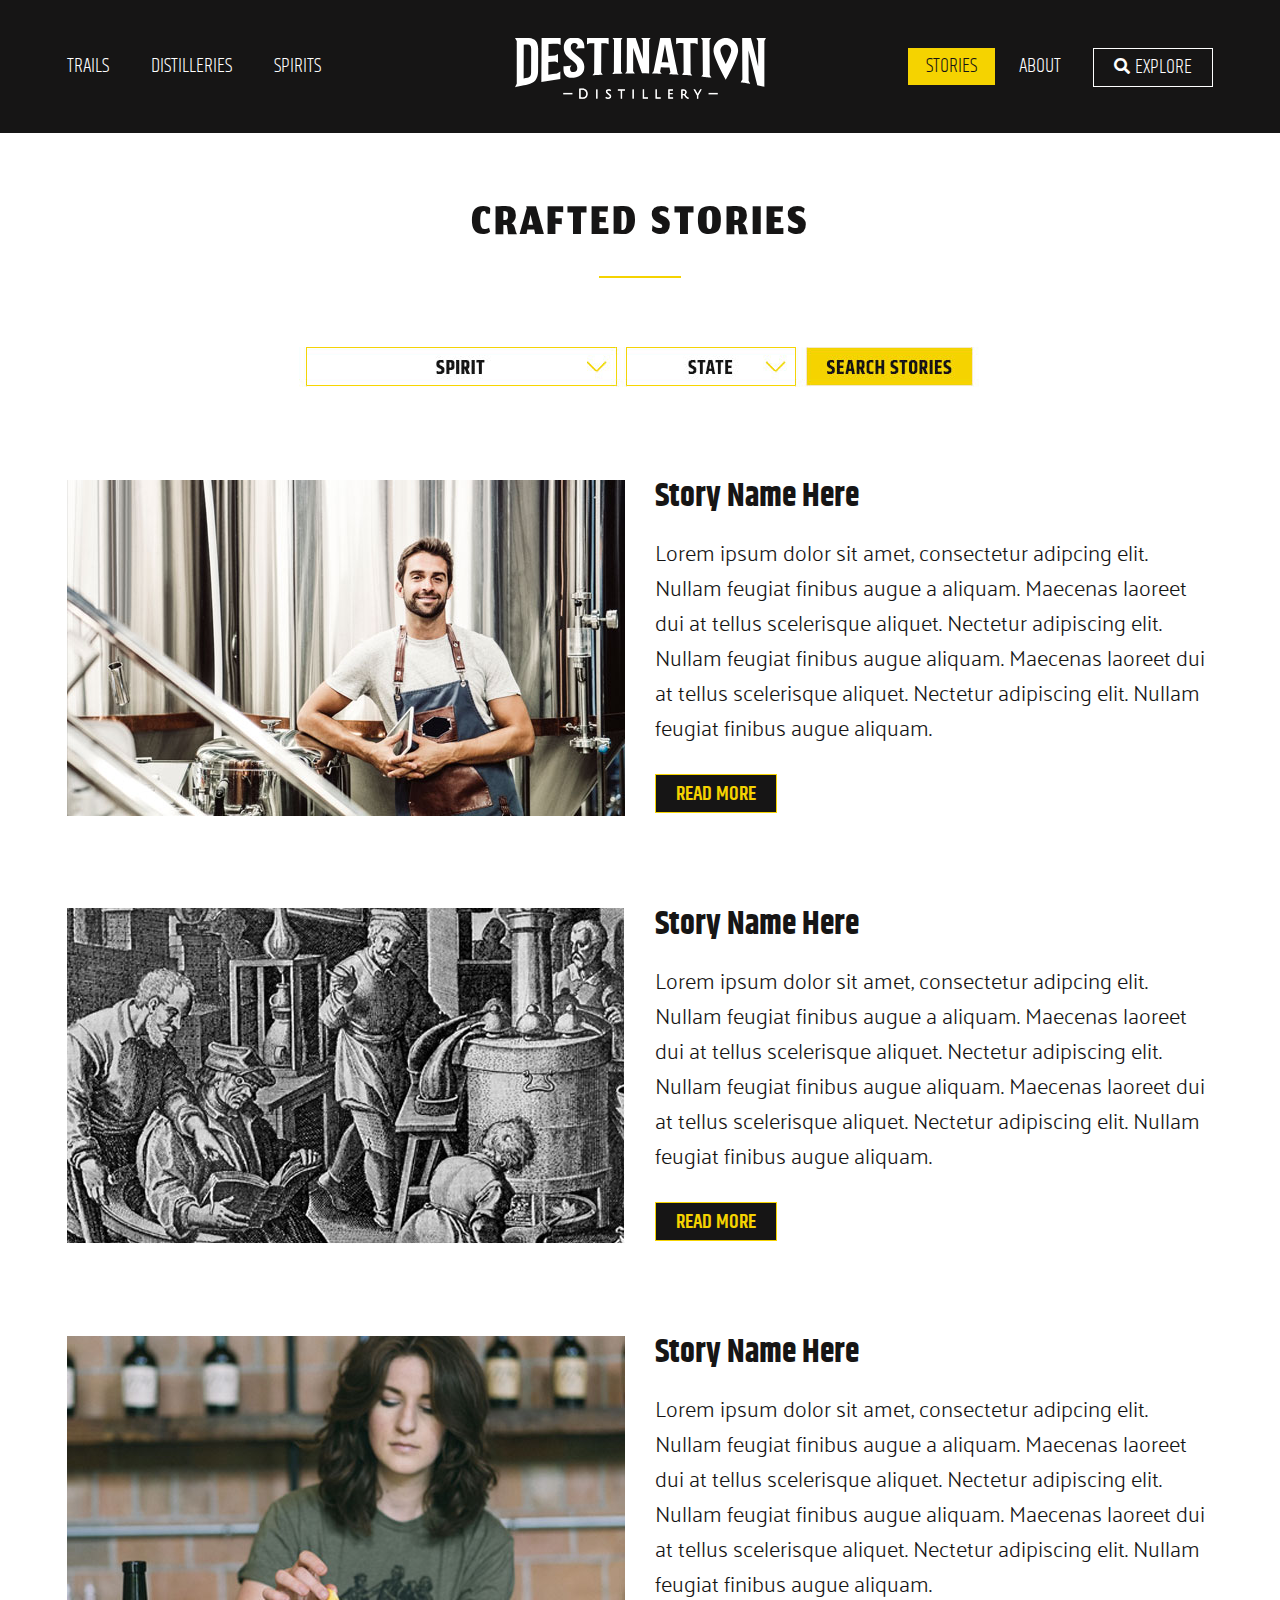
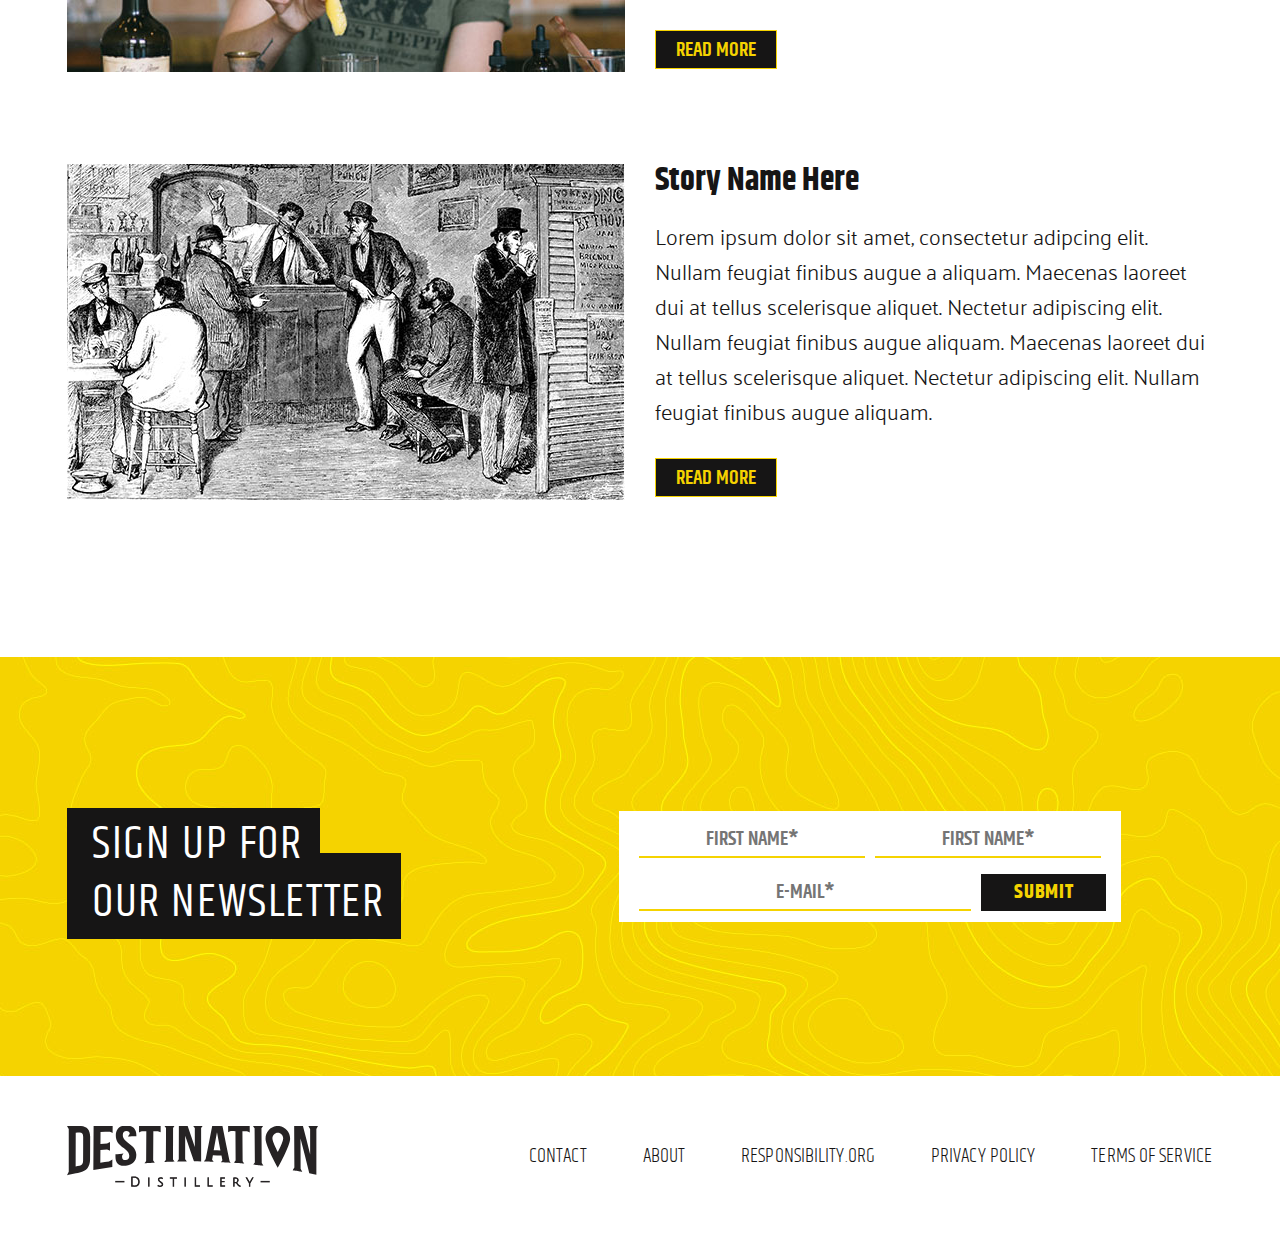
<file: public/story-detail.html>
<!DOCTYPE html>
<html lang="en">
<head>
	<meta charset="utf-8">
	<meta name="viewport" content="width=device-width, initial-scale=1, shrink-to-fit=no">
	<title>Destination</title>
	<link rel="stylesheet" href="main.css">
	<link rel="stylesheet" href="custom.css">
</head>
<body>
	<div class="wrapper">
		<section class="top-section style01">
			<header class="header">
				<div class="container">
					<strong class="logo"><a href="#"><img src="images/logo_white.svg" alt="Destination"></a></strong>
					<div class="nav-drop">
						<div class="nav-area">
							<ul class="menu list-unstyled">
								<li><a href="#">Trails</a></li>
								<li><a href="#">distilleries</a></li>
								<li><a href="#">spirits</a></li>
							</ul>
							<ul class="menu list-unstyled">
								<li class="active"><a href="#">Stories</a></li>
								<li><a href="#">about</a></li>
							</ul>
						</div>
					</div>
					<a href="#" class="btn btn-explore explore-opener"><i class="icon icon-search-solid"></i> Explore</a>
				</div>
				<div class="explore-area">
					<div class="explore-area-w2">
						<div class="container">
							<a href="#" class="explore-close"><span class="icon-times-regular"></span></a>
							<form class="explore-form">
								<div class="field-holder">
									<input type="text" placeholder="Enter zip">
								</div>
								<div class="btn-holder">
									<button type="button" class="btn btn-primary">explore trails</button>
									<span class="text">or</span>
									<button type="button" class="btn btn-primary">explore distilleries</button>
								</div>
							</form>
						</div>
					</div>
				</div>
				<a href="#" class="menu-opener"><span></span></a>
			</header>
		</section>
		<main class="main">
			<section class="products-area style01">
				<div class="container">
					<h1 class="heading-style">crafted stories</h1>
					<div class="holder row">
						<div class="col-md-12">
							<img src="images/dropdown-placeholder.jpg">
						</div>
					</div>
					<div class="holder row story-holder">
						<div class="col-md-6 sol-sm-12">
							<img src="images/story-img-1.jpg">
						</div>
						<div class="col-md-6 sol-sm-12">
							<h2>Story Name Here</h2>
							<p>Lorem ipsum dolor sit amet, consectetur adipcing elit. Nullam feugiat finibus augue a aliquam. Maecenas laoreet dui at tellus scelerisque aliquet. Nectetur adipiscing elit. Nullam feugiat finibus augue aliquam. Maecenas laoreet dui at tellus scelerisque aliquet. Nectetur adipiscing elit. Nullam feugiat finibus augue aliquam. </p>
							<a href="#" class="btn btn-secondary">Read More</a>
						</div>
					</div>
					<div class="holder row story-holder">
						<div class="col-md-6 sol-sm-12">
							<img src="images/story-img-2.jpg">
						</div>
						<div class="col-md-6 sol-sm-12">
							<h2>Story Name Here</h2>
							<p>Lorem ipsum dolor sit amet, consectetur adipcing elit. Nullam feugiat finibus augue a aliquam. Maecenas laoreet dui at tellus scelerisque aliquet. Nectetur adipiscing elit. Nullam feugiat finibus augue aliquam. Maecenas laoreet dui at tellus scelerisque aliquet. Nectetur adipiscing elit. Nullam feugiat finibus augue aliquam. </p>
							<a href="#" class="btn btn-secondary">Read More</a>
						</div>
					</div>
					<div class="holder row story-holder">
						<div class="col-md-6 sol-sm-12">
							<img src="images/story-img-3.jpg">
						</div>
						<div class="col-md-6 sol-sm-12">
							<h2>Story Name Here</h2>
							<p>Lorem ipsum dolor sit amet, consectetur adipcing elit. Nullam feugiat finibus augue a aliquam. Maecenas laoreet dui at tellus scelerisque aliquet. Nectetur adipiscing elit. Nullam feugiat finibus augue aliquam. Maecenas laoreet dui at tellus scelerisque aliquet. Nectetur adipiscing elit. Nullam feugiat finibus augue aliquam. </p>
							<a href="#" class="btn btn-secondary">Read More</a>
						</div>
					</div>
					<div class="holder row story-holder">
						<div class="col-md-6 sol-sm-12">
							<img src="images/story-img-4.jpg">
						</div>
						<div class="col-md-6 sol-sm-12">
							<h2>Story Name Here</h2>
							<p>Lorem ipsum dolor sit amet, consectetur adipcing elit. Nullam feugiat finibus augue a aliquam. Maecenas laoreet dui at tellus scelerisque aliquet. Nectetur adipiscing elit. Nullam feugiat finibus augue aliquam. Maecenas laoreet dui at tellus scelerisque aliquet. Nectetur adipiscing elit. Nullam feugiat finibus augue aliquam. </p>
							<a href="#" class="btn btn-secondary">Read More</a>
						</div>
					</div>
				</div>
			</section>
			<section class="sign-up-area">
				<div class="container">
					<div class="heading-style2">
						<strong class="title"><span>sign up for</span><br> <span>our newsletter</span></strong>
					</div>
					<div class="form-area">
						<form>
							<div class="field-holder">
								<input type="text" placeholder="first name*">
							</div>
							<div class="field-holder">
								<input type="text" placeholder="first name*">
							</div>
							<div class="field-holder">
								<input type="text" placeholder="E-mail*">
							</div>
							<input type="submit" value="Submit" class="btn btn-primary">
						</form>
					</div>
				</div>
			</section>
		</main>
		<footer class="footer">
			<div class="container">
				<div class="footer-logo"><a href="#"><img src="images/logo_black.svg" alt="Destination"></a></div>
				<nav class="footer-nav">
					<ul class="list-unstyled footer-menu">
						<li><a href="#">contact</a></li>
						<li><a href="#">about</a></li>
						<li><a href="#">responsibility.org</a></li>
						<li><a href="#">privacy policy</a></li>
						<li><a href="#">terms of service</a></li>
					</ul>
				</nav>
			</div>
		</footer>
	</div>
	<script src="http://ajax.googleapis.com/ajax/libs/jquery/3.2.1/jquery.min.js"></script>
	<script src="main.js"></script>
</body>
</html>
</file>
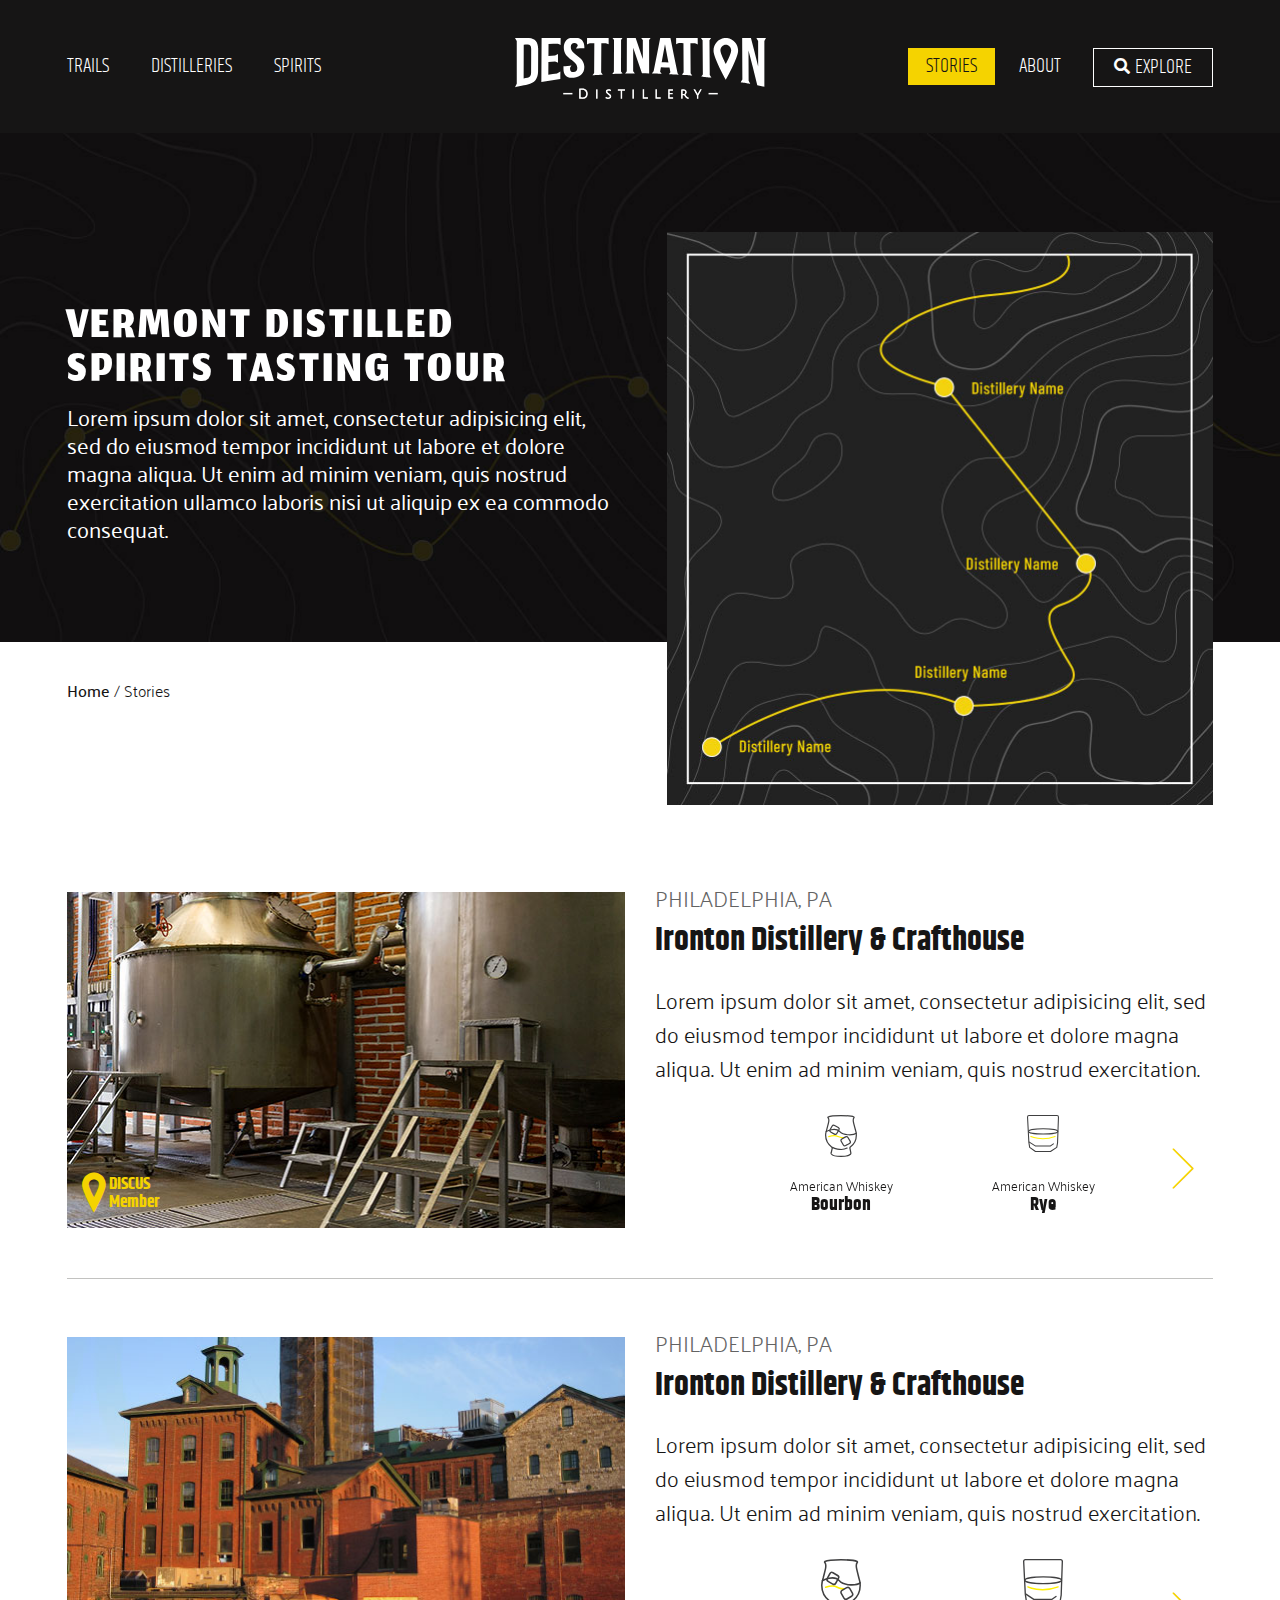
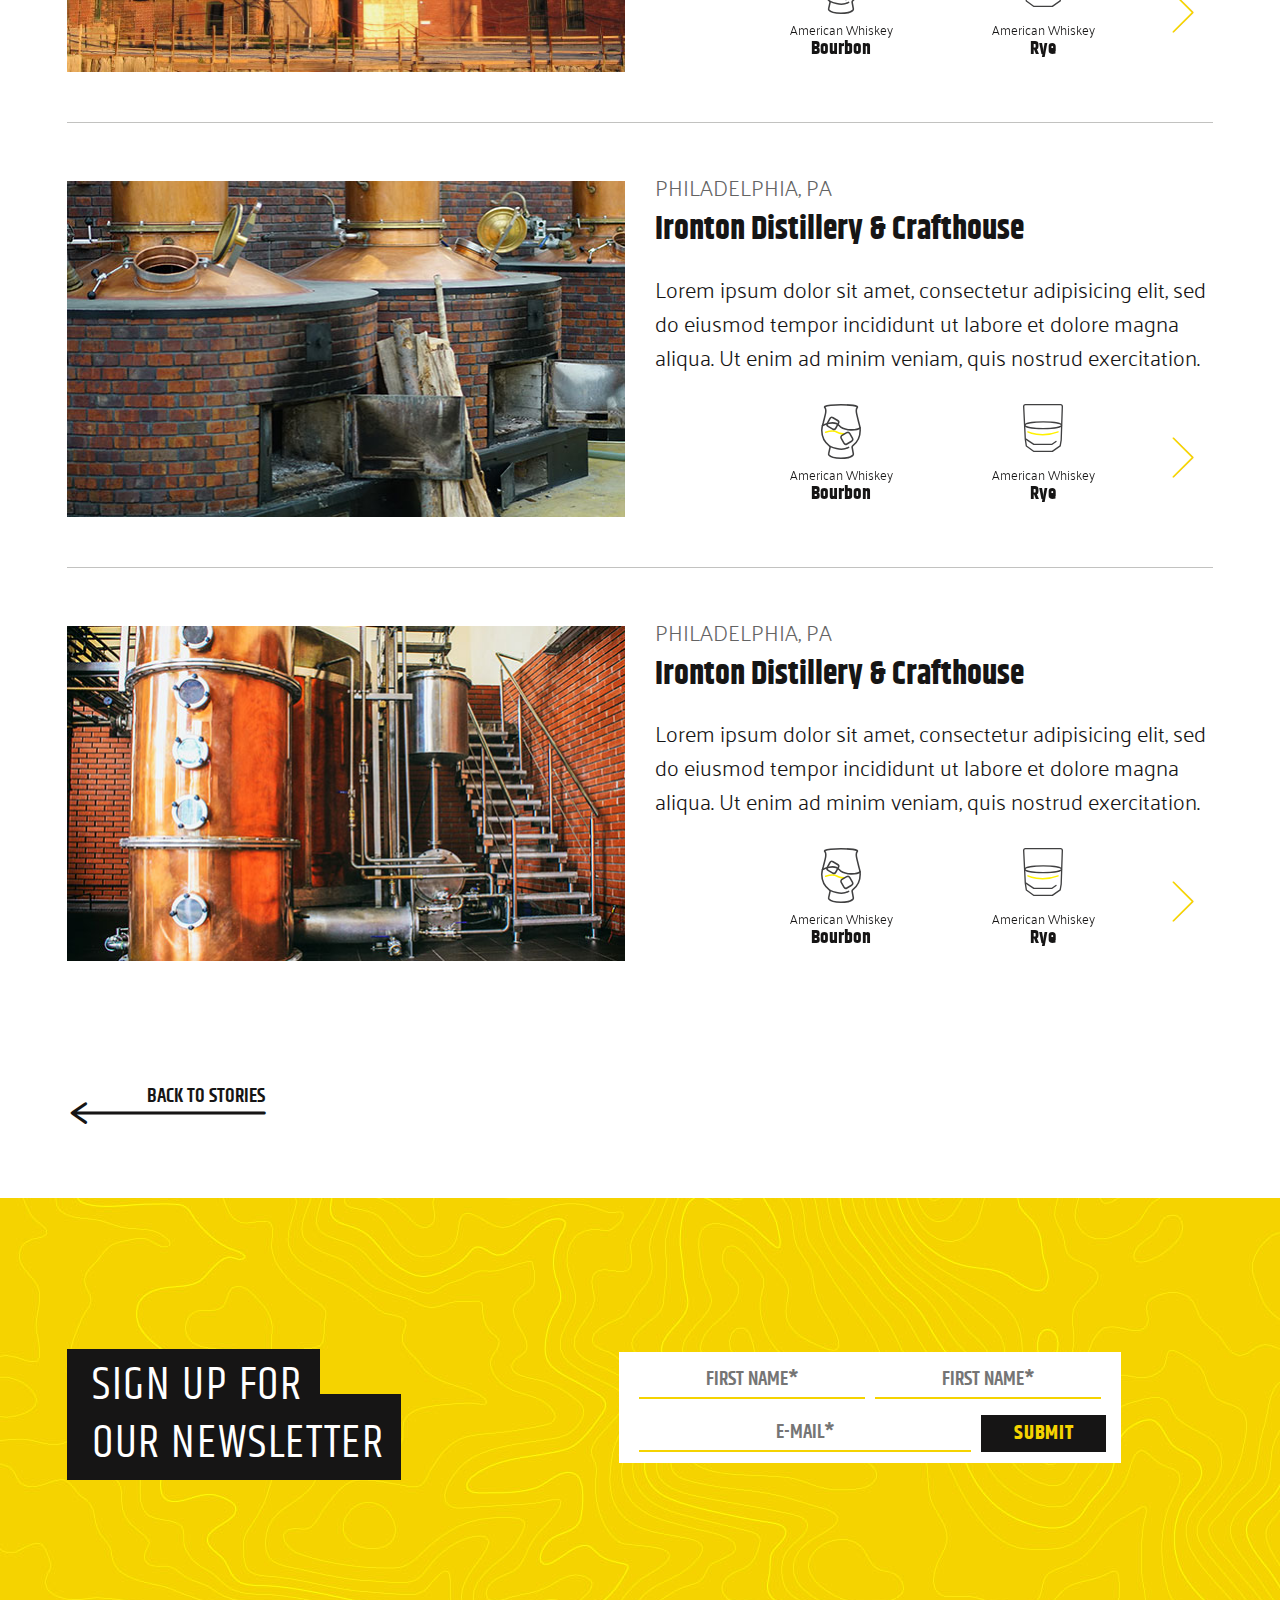
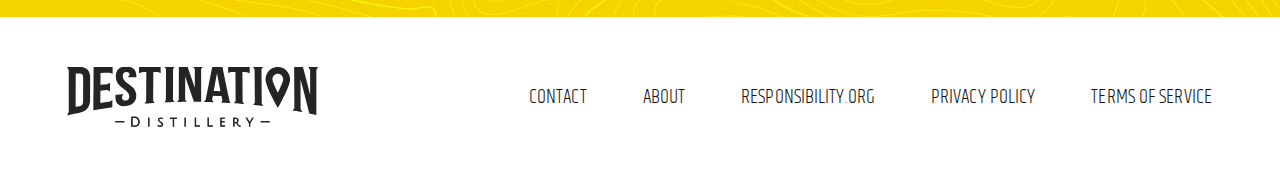
<file: public/trails-info.html>
<!DOCTYPE html>
<html lang="en">
<head>
	<meta charset="utf-8">
	<meta name="viewport" content="width=device-width, initial-scale=1, shrink-to-fit=no">
	<title>Destination</title>
	<link rel="stylesheet" href="main.css">
</head>
<body>
	<div class="wrapper">
		<section class="top-section style01">
			<header class="header">
				<div class="container">
					<strong class="logo"><a href="#"><img src="images/logo_white.svg" alt="Destination"></a></strong>
					<div class="nav-drop">
						<div class="nav-area">
							<ul class="menu list-unstyled">
								<li><a href="#">Trails</a></li>
								<li><a href="#">distilleries</a></li>
								<li><a href="#">spirits</a></li>
							</ul>
							<ul class="menu list-unstyled">
								<li class="active"><a href="#">Stories</a></li>
								<li><a href="#">about</a></li>
							</ul>
						</div>
					</div>
					<a href="#" class="btn btn-explore explore-opener"><i class="icon icon-search-solid"></i> Explore</a>
				</div>
				<div class="explore-area">
					<div class="explore-area-w2">
						<div class="container">
							<a href="#" class="explore-close"><span class="icon-times-regular"></span></a>
							<form class="explore-form">
								<div class="field-holder">
									<input type="text" placeholder="Enter zip">
								</div>
								<div class="btn-holder">
									<button type="button" class="btn btn-primary">explore trails</button>
									<span class="text">or</span>
									<button type="button" class="btn btn-primary">explore distilleries</button>
								</div>
							</form>
						</div>
					</div>
				</div>
				<a href="#" class="menu-opener"><span></span></a>
			</header>
			<div class="trails-visual">
				<div class="container">
					<div class="row">
						<div class="col-lg-6">
							<div class="description">
								<h1>Vermont Distilled Spirits Tasting Tour</h1>
								<p>Lorem ipsum dolor sit amet, consectetur adipisicing elit, sed do eiusmod tempor incididunt ut labore et dolore magna aliqua. Ut enim ad minim veniam, quis nostrud exercitation ullamco laboris nisi ut aliquip ex ea commodo consequat. </p>
							</div>
						</div>
						<div class="col-lg-6">
							<div class="image">
								<img src="images/image48.jpg" alt="image-description" class="img">
							</div>
						</div>
					</div>
				</div>
			</div>
		</section>
		<main class="main">
			<div class="container">
				<ul class="breadcrumb">
					<li><a href="#">Home</a></li>
					<li>Stories</li>
				</ul>
			</div>
			<section class="store-blocks trails">
				<div class="container">
					<div class="row">
						<div class="col-lg-6">
							<div class="image">
								<img src="images/image32.jpg" alt="image-description">
								<div class="tags">
									<span class="icon icon-pin"></span>
									<span class="text">DISCUS <br>Member</span>
								</div>
							</div>
						</div>
						<div class="col-lg-6">
							<div class="description">
								<span class="address">Philadelphia, PA</span>
								<h2>Ironton Distillery & Crafthouse</h2>
								<p>Lorem ipsum dolor sit amet, consectetur adipisicing elit, sed do eiusmod tempor incididunt ut labore et dolore magna aliqua. Ut enim ad minim veniam, quis nostrud exercitation.</p>
								<div class="dist_items-slider2">
									<div class="slide">
										<a href="#">
											<div class="img">
												<img src="images/bourbon-ico.svg" alt="image-description" width="31" height="42">
											</div>
											<div class="cat">American Whiskey </div>
											<div class="name">Bourbon</div>
										</a>
									</div>
									<div class="slide">
										<a href="#">
											<div class="img">
												<img src="images/rye-ico.svg" alt="image-description" width="31" height="37">
											</div>
											<div class="cat">American Whiskey </div>
											<div class="name">Rye</div>
										</a>
									</div>
									<div class="slide">
										<a href="#">
											<div class="img">
												<img src="images/tn-whiskey.svg" alt="image-description" width="32" height="37">
											</div>
											<div class="cat">American Whiskey </div>
											<div class="name">Tennessee Whiskey</div>
										</a>
									</div>
								</div>
							</div>
						</div>
					</div>
					<div class="row">
						<div class="col-lg-6">
							<div class="image">
								<img src="images/image33.jpg" alt="image-description">
							</div>
						</div>
						<div class="col-lg-6">
							<div class="description">
								<span class="address">Philadelphia, PA</span>
								<h2>Ironton Distillery & Crafthouse</h2>
								<p>Lorem ipsum dolor sit amet, consectetur adipisicing elit, sed do eiusmod tempor incididunt ut labore et dolore magna aliqua. Ut enim ad minim veniam, quis nostrud exercitation.</p>
								<div class="dist_items-slider2">
									<div class="slide">
										<a href="#">
											<div class="img">
												<img src="images/bourbon-ico.svg" alt="image-description" width="41" height="55">
											</div>
											<div class="cat">American Whiskey </div>
											<div class="name">Bourbon</div>
										</a>
									</div>
									<div class="slide">
										<a href="#">
											<div class="img">
												<img src="images/rye-ico.svg" alt="image-description" width="41" height="48">
											</div>
											<div class="cat">American Whiskey </div>
											<div class="name">Rye</div>
										</a>
									</div>
									<div class="slide">
										<a href="#">
											<div class="img">
												<img src="images/tn-whiskey.svg" alt="image-description" width="41" height="48">
											</div>
											<div class="cat">American Whiskey </div>
											<div class="name">Tennessee Whiskey</div>
										</a>
									</div>
								</div>
							</div>
						</div>
					</div>
					<div class="row">
						<div class="col-lg-6">
							<div class="image">
								<img src="images/image34.jpg" alt="image-description">
							</div>
						</div>
						<div class="col-lg-6">
							<div class="description">
								<span class="address">Philadelphia, PA</span>
								<h2>Ironton Distillery & Crafthouse</h2>
								<p>Lorem ipsum dolor sit amet, consectetur adipisicing elit, sed do eiusmod tempor incididunt ut labore et dolore magna aliqua. Ut enim ad minim veniam, quis nostrud exercitation.</p>
								<div class="dist_items-slider2">
									<div class="slide">
										<a href="#">
											<div class="img">
												<img src="images/bourbon-ico.svg" alt="image-description" width="41" height="55">
											</div>
											<div class="cat">American Whiskey </div>
											<div class="name">Bourbon</div>
										</a>
									</div>
									<div class="slide">
										<a href="#">
											<div class="img">
												<img src="images/rye-ico.svg" alt="image-description" width="41" height="48">
											</div>
											<div class="cat">American Whiskey </div>
											<div class="name">Rye</div>
										</a>
									</div>
									<div class="slide">
										<a href="#">
											<div class="img">
												<img src="images/tn-whiskey.svg" alt="image-description" width="41" height="48">
											</div>
											<div class="cat">American Whiskey </div>
											<div class="name">Tennessee Whiskey</div>
										</a>
									</div>
								</div>
							</div>
						</div>
					</div>
					<div class="row">
						<div class="col-lg-6">
							<div class="image">
								<img src="images/image35.jpg" alt="image-description">
							</div>
						</div>
						<div class="col-lg-6">
							<div class="description">
								<span class="address">Philadelphia, PA</span>
								<h2>Ironton Distillery & Crafthouse</h2>
								<p>Lorem ipsum dolor sit amet, consectetur adipisicing elit, sed do eiusmod tempor incididunt ut labore et dolore magna aliqua. Ut enim ad minim veniam, quis nostrud exercitation.</p>
								<div class="dist_items-slider2">
									<div class="slide">
										<a href="#">
											<div class="img">
												<img src="images/bourbon-ico.svg" alt="image-description" width="41" height="55">
											</div>
											<div class="cat">American Whiskey </div>
											<div class="name">Bourbon</div>
										</a>
									</div>
									<div class="slide">
										<a href="#">
											<div class="img">
												<img src="images/rye-ico.svg" alt="image-description" width="41" height="48">
											</div>
											<div class="cat">American Whiskey </div>
											<div class="name">Rye</div>
										</a>
									</div>
									<div class="slide">
										<a href="#">
											<div class="img">
												<img src="images/tn-whiskey.svg" alt="image-description" width="41" height="48">
											</div>
											<div class="cat">American Whiskey </div>
											<div class="name">Tennessee Whiskey</div>
										</a>
									</div>
								</div>
							</div>
						</div>
					</div>
					<span class="back-stories">
						<a href="#">Back to Stories</a>
					</span>
				</div>
			</section>
			<section class="sign-up-area">
				<div class="container">
					<div class="heading-style2">
						<strong class="title"><span>sign up for</span><br> <span>our newsletter</span></strong>
					</div>
					<div class="form-area">
						<form>
							<div class="field-holder">
								<input type="text" placeholder="first name*">
							</div>
							<div class="field-holder">
								<input type="text" placeholder="first name*">
							</div>
							<div class="field-holder">
								<input type="text" placeholder="E-mail*">
							</div>
							<input type="submit" value="Submit" class="btn btn-primary">
						</form>
					</div>
				</div>
			</section>
		</main>
		<footer class="footer">
			<div class="container">
				<div class="footer-logo"><a href="#"><img src="images/logo_black.svg" alt="Destination"></a></div>
				<nav class="footer-nav">
					<ul class="list-unstyled footer-menu">
						<li><a href="#">contact</a></li>
						<li><a href="#">about</a></li>
						<li><a href="#">responsibility.org</a></li>
						<li><a href="#">privacy policy</a></li>
						<li><a href="#">terms of service</a></li>
					</ul>
				</nav>
			</div>
		</footer>
	</div>
	<script src="http://ajax.googleapis.com/ajax/libs/jquery/3.2.1/jquery.min.js"></script>
	<script src="main.js"></script>
	<script src="custom-select.js"></script>
</body>
</html>
</file>
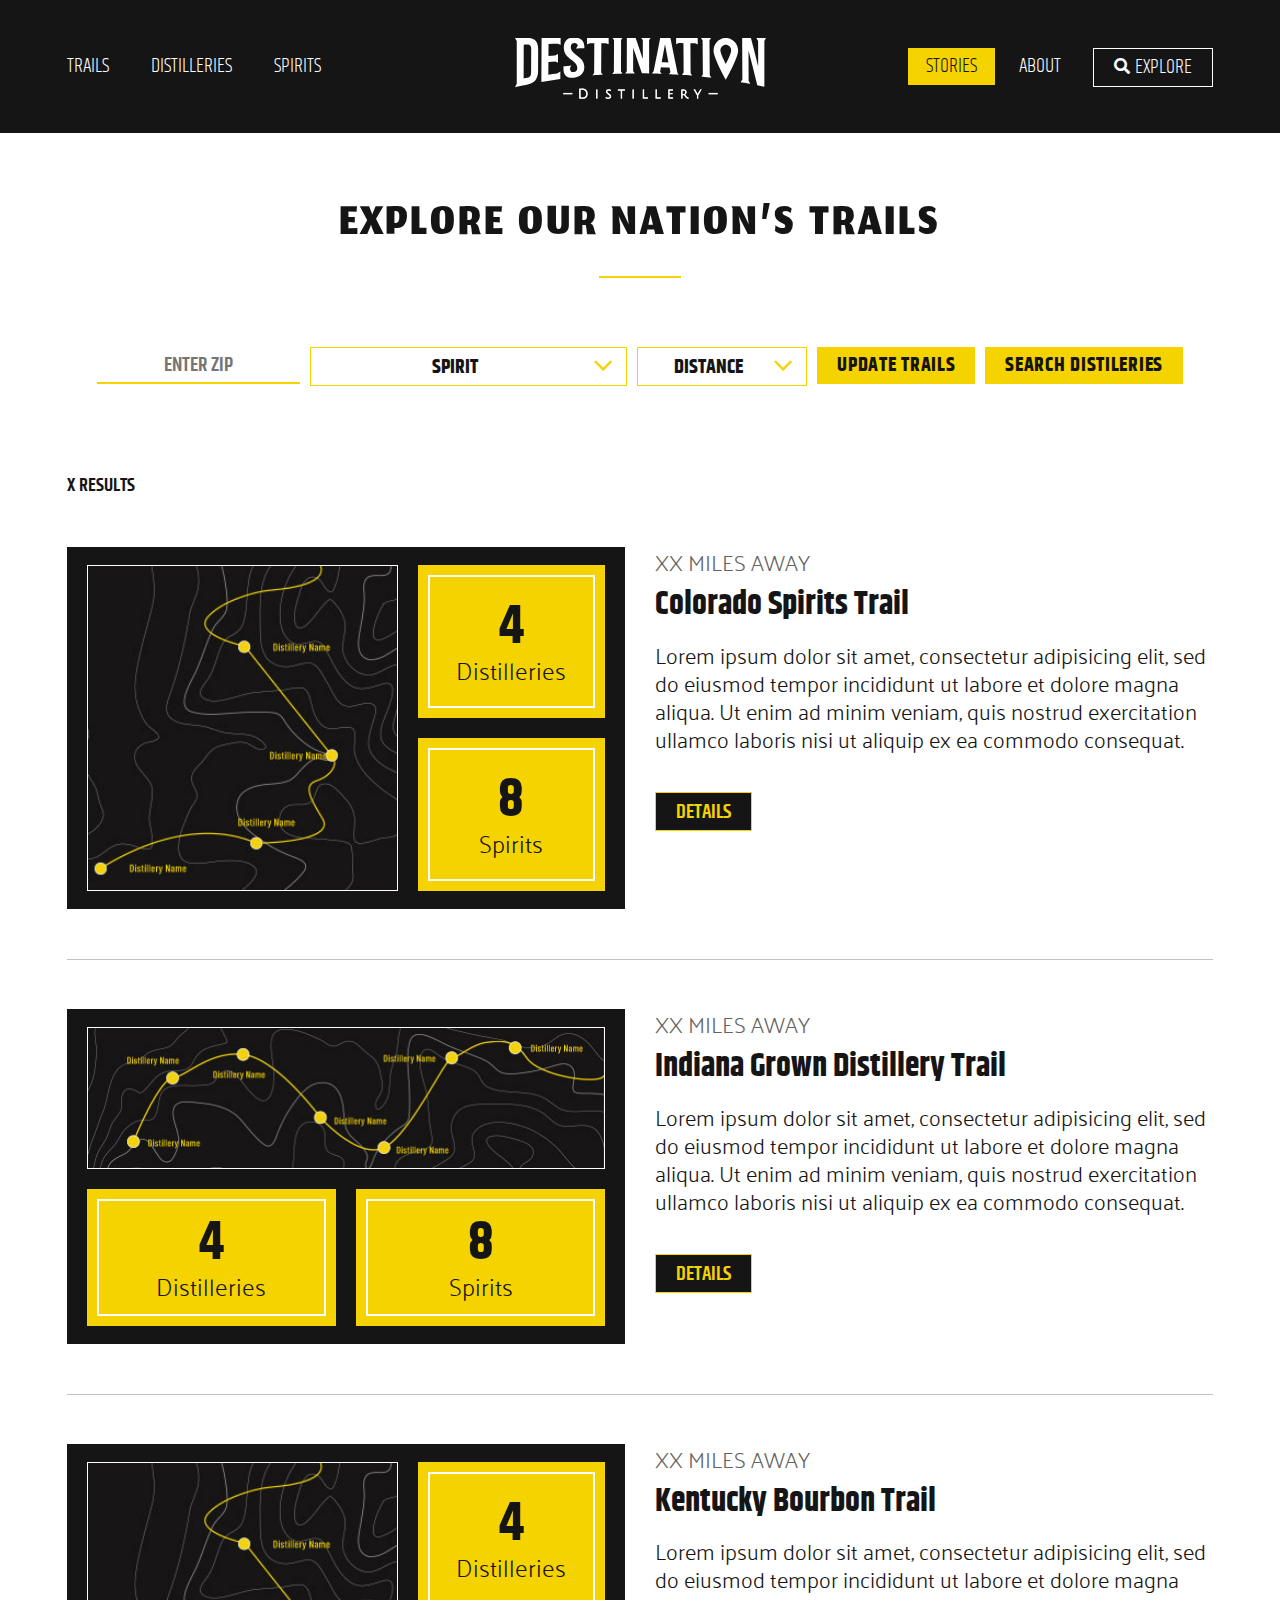
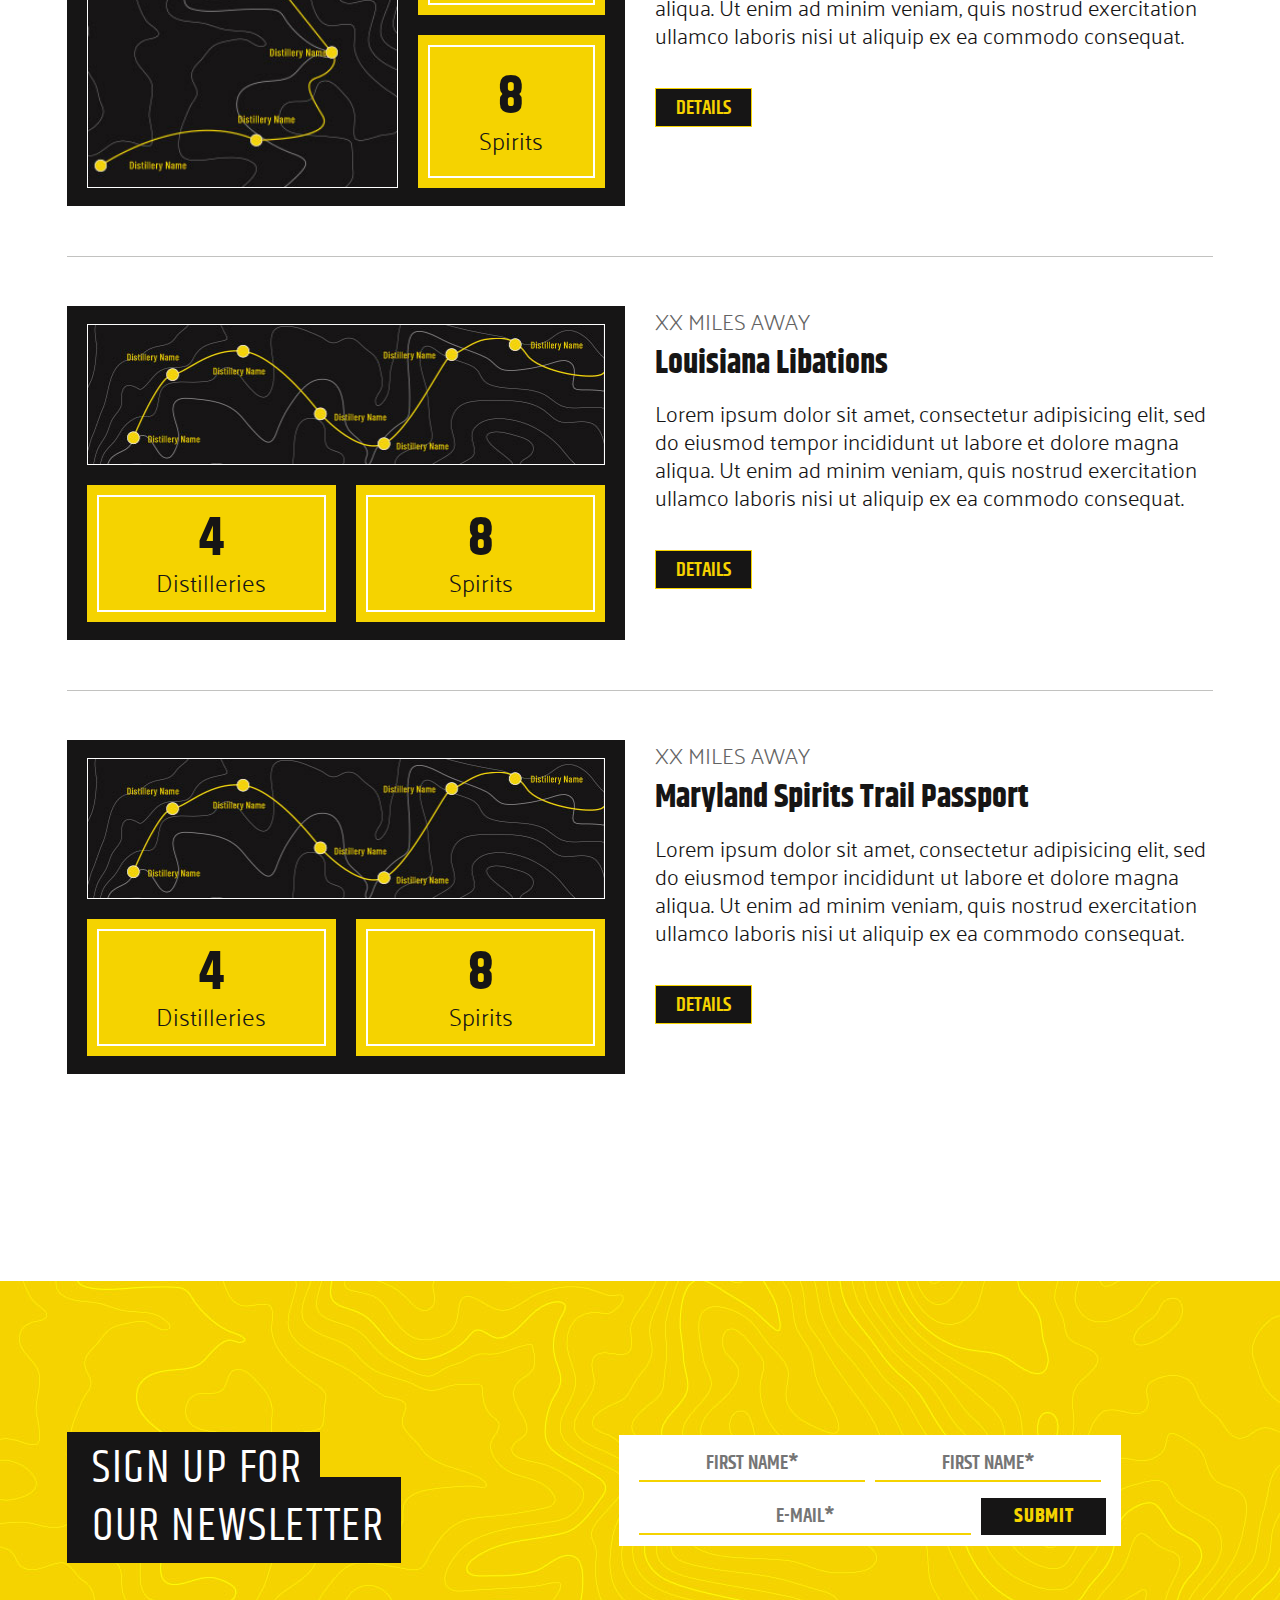
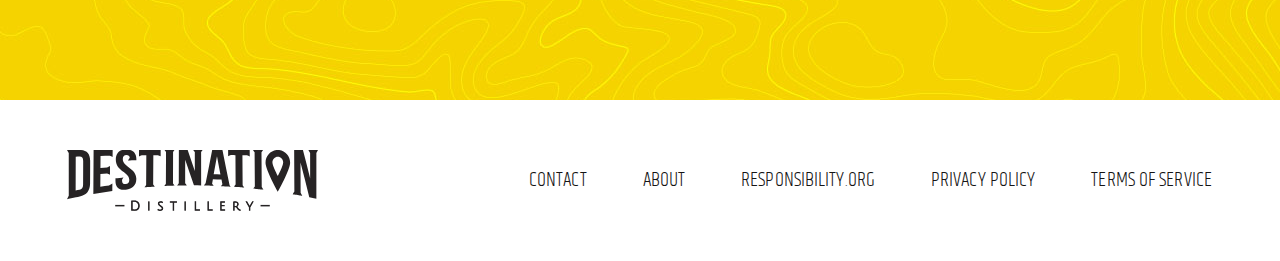
<file: public/trails.html>
<!DOCTYPE html>
<html lang="en">
<head>
	<meta charset="utf-8">
	<meta name="viewport" content="width=device-width, initial-scale=1, shrink-to-fit=no">
	<title>Destination</title>
	<link rel="stylesheet" href="main.css">
</head>
<body>
	<div class="wrapper">
		<section class="top-section style01">
			<header class="header">
				<div class="container">
					<strong class="logo"><a href="#"><img src="images/logo_white.svg" alt="Destination"></a></strong>
					<div class="nav-drop">
						<div class="nav-area">
							<ul class="menu list-unstyled">
								<li><a href="#">Trails</a></li>
								<li><a href="#">distilleries</a></li>
								<li><a href="#">spirits</a></li>
							</ul>
							<ul class="menu list-unstyled">
								<li class="active"><a href="#">Stories</a></li>
								<li><a href="#">about</a></li>
							</ul>
						</div>
					</div>
					<a href="#" class="btn btn-explore explore-opener"><i class="icon icon-search-solid"></i> Explore</a>
				</div>
				<div class="explore-area">
					<div class="explore-area-w2">
						<div class="container">
							<a href="#" class="explore-close"><span class="icon-times-regular"></span></a>
							<form class="explore-form">
								<div class="field-holder">
									<input type="text" placeholder="Enter zip">
								</div>
								<div class="btn-holder">
									<button type="button" class="btn btn-primary">explore trails</button>
									<span class="text">or</span>
									<button type="button" class="btn btn-primary">explore distilleries</button>
								</div>
							</form>
						</div>
					</div>
				</div>
				<a href="#" class="menu-opener"><span></span></a>
			</header>
		</section>
		<main class="main">
			<section class="products-area style01">
				<div class="container">
					<h1 class="heading-style">explore our nation’s trails</h1>
					<div class="store-filter">
						<form>
							<div class="field-holder text-field">
								<input type="text" placeholder="enter zip">
							</div>
							<div class="field-holder select-holder">
								<select>
									<option>spirit</option>
									<option>option2</option>
									<option>option3</option>
								</select>
							</div>
							<div class="field-holder">
								<select>
									<option>distance</option>
									<option>option2</option>
									<option>option3</option>
								</select>
							</div>
							<a href="#" class="btn btn-primary">Update trails</a>
							<a href="#" class="btn btn-primary">search distileries</a>
						</form>
					</div>
					<span class="clear_link"><a href="#">X Results</a></span>
					<div class="trails-blocks">
						<div class="row">
							<div class="col-lg-6">
								<div class="image-box">
									<div class="image">
										<img src="images/image43.jpg" alt="image-description">
									</div>
									<div class="counter-box">
										<div class="w2">
											<div class="box">
												<span class="count">4</span>
												<span class="text">Distilleries</span>
											</div>
										</div>
										<div class="w2">
											<div class="box">
												<span class="count">8</span>
												<span class="text">Spirits</span>
											</div>
										</div>
									</div>
								</div>
							</div>
							<div class="col-lg-6">
								<div class="description">
									<span class="text">XX Miles away</span>
									<h2>Colorado Spirits Trail</h2>
									<p>Lorem ipsum dolor sit amet, consectetur adipisicing elit, sed do eiusmod tempor incididunt ut labore et dolore magna aliqua. Ut enim ad minim veniam, quis nostrud exercitation ullamco laboris nisi ut aliquip ex ea commodo consequat.</p>
									<a href="#" class="btn btn-secondary">details</a>
								</div>
							</div>
						</div>
						<div class="row">
							<div class="col-lg-6">
								<div class="image-box style01">
									<div class="image">
										<img src="images/image44.jpg" alt="image-description">
									</div>
									<div class="counter-box">
										<div class="w2">
											<div class="box">
												<span class="count">4</span>
												<span class="text">Distilleries</span>
											</div>
										</div>
										<div class="w2">
											<div class="box">
												<span class="count">8</span>
												<span class="text">Spirits</span>
											</div>
										</div>
									</div>
								</div>
							</div>
							<div class="col-lg-6">
								<div class="description">
									<span class="text">XX Miles away</span>
									<h2>Indiana Grown Distillery Trail</h2>
									<p>Lorem ipsum dolor sit amet, consectetur adipisicing elit, sed do eiusmod tempor incididunt ut labore et dolore magna aliqua. Ut enim ad minim veniam, quis nostrud exercitation ullamco laboris nisi ut aliquip ex ea commodo consequat.</p>
									<a href="#" class="btn btn-secondary">details</a>
								</div>
							</div>
						</div>
						<div class="row">
							<div class="col-lg-6">
								<div class="image-box">
									<div class="image">
										<img src="images/image45.jpg" alt="image-description">
									</div>
									<div class="counter-box">
										<div class="w2">
											<div class="box">
												<span class="count">4</span>
												<span class="text">Distilleries</span>
											</div>
										</div>
										<div class="w2">
											<div class="box">
												<span class="count">8</span>
												<span class="text">Spirits</span>
											</div>
										</div>
									</div>
								</div>
							</div>
							<div class="col-lg-6">
								<div class="description">
									<span class="text">XX Miles away</span>
									<h2>Kentucky Bourbon Trail</h2>
									<p>Lorem ipsum dolor sit amet, consectetur adipisicing elit, sed do eiusmod tempor incididunt ut labore et dolore magna aliqua. Ut enim ad minim veniam, quis nostrud exercitation ullamco laboris nisi ut aliquip ex ea commodo consequat.</p>
									<a href="#" class="btn btn-secondary">details</a>
								</div>
							</div>
						</div>
						<div class="row">
							<div class="col-lg-6">
								<div class="image-box style01">
									<div class="image">
										<img src="images/image46.jpg" alt="image-description">
									</div>
									<div class="counter-box">
										<div class="w2">
											<div class="box">
												<span class="count">4</span>
												<span class="text">Distilleries</span>
											</div>
										</div>
										<div class="w2">
											<div class="box">
												<span class="count">8</span>
												<span class="text">Spirits</span>
											</div>
										</div>
									</div>
								</div>
							</div>
							<div class="col-lg-6">
								<div class="description">
									<span class="text">XX Miles away</span>
									<h2>Louisiana Libations</h2>
									<p>Lorem ipsum dolor sit amet, consectetur adipisicing elit, sed do eiusmod tempor incididunt ut labore et dolore magna aliqua. Ut enim ad minim veniam, quis nostrud exercitation ullamco laboris nisi ut aliquip ex ea commodo consequat.</p>
									<a href="#" class="btn btn-secondary">details</a>
								</div>
							</div>
						</div>
						<div class="row">
							<div class="col-lg-6">
								<div class="image-box style01">
									<div class="image">
										<img src="images/image47.jpg" alt="image-description">
									</div>
									<div class="counter-box">
										<div class="w2">
											<div class="box">
												<span class="count">4</span>
												<span class="text">Distilleries</span>
											</div>
										</div>
										<div class="w2">
											<div class="box">
												<span class="count">8</span>
												<span class="text">Spirits</span>
											</div>
										</div>
									</div>
								</div>
							</div>
							<div class="col-lg-6">
								<div class="description">
									<span class="text">XX Miles away</span>
									<h2>Maryland Spirits Trail Passport</h2>
									<p>Lorem ipsum dolor sit amet, consectetur adipisicing elit, sed do eiusmod tempor incididunt ut labore et dolore magna aliqua. Ut enim ad minim veniam, quis nostrud exercitation ullamco laboris nisi ut aliquip ex ea commodo consequat.</p>
									<a href="#" class="btn btn-secondary">details</a>
								</div>
							</div>
						</div>
					</div>
				</div>
			</section>
			<section class="sign-up-area">
				<div class="container">
					<div class="heading-style2">
						<strong class="title"><span>sign up for</span><br> <span>our newsletter</span></strong>
					</div>
					<div class="form-area">
						<form>
							<div class="field-holder">
								<input type="text" placeholder="first name*">
							</div>
							<div class="field-holder">
								<input type="text" placeholder="first name*">
							</div>
							<div class="field-holder">
								<input type="text" placeholder="E-mail*">
							</div>
							<input type="submit" value="Submit" class="btn btn-primary">
						</form>
					</div>
				</div>
			</section>
		</main>
		<footer class="footer">
			<div class="container">
				<div class="footer-logo"><a href="#"><img src="images/logo_black.svg" alt="Destination"></a></div>
				<nav class="footer-nav">
					<ul class="list-unstyled footer-menu">
						<li><a href="#">contact</a></li>
						<li><a href="#">about</a></li>
						<li><a href="#">responsibility.org</a></li>
						<li><a href="#">privacy policy</a></li>
						<li><a href="#">terms of service</a></li>
					</ul>
				</nav>
			</div>
		</footer>
	</div>
	<script src="http://ajax.googleapis.com/ajax/libs/jquery/3.2.1/jquery.min.js"></script>
	<script src="main.js"></script>
	<script src="custom-select.js"></script>
</body>
</html>
</file>
<file: main.css>
/* stylelint-disable */

@font-face {
  font-family: "icomoon";
  src: url(./fonts/icomoon.woff?b69883c1b12be1a7c447d65a24352ba4) format("woff"), url(./fonts/icomoon.woff?b69883c1b12be1a7c447d65a24352ba4) format("woff2");
  font-weight: 400;
  font-style: normal;
}

[class^="icon-"],
[class*=" icon-"] {
  /* use !important to prevent issues with browser extensions that change fonts */
  font-family: 'icomoon' !important;
  speak: none;
  font-style: normal;
  font-weight: normal;
  font-variant: normal;
  text-transform: none;
  line-height: 1;
  /* Better Font Rendering =========== */
  -webkit-font-smoothing: antialiased;
  -moz-osx-font-smoothing: grayscale;
}

.icon-globe-americas-light:before {
  content: "\E900";
}

.icon-times-light:before {
  content: "\E901";
}

.icon-angle-down-light:before {
  content: "\E902";
}

.icon-shopping-bag-light:before {
  content: "\E903";
}

.icon-instagram:before {
  content: "\E904";
}

.icon-facebook:before {
  content: "\E905";
}

/* postcss-bem-linter: ignore */

/*!
 * Bootstrap v4.1.3 (https://getbootstrap.com/)
 * Copyright 2011-2018 The Bootstrap Authors
 * Copyright 2011-2018 Twitter, Inc.
 * Licensed under MIT (https://github.com/twbs/bootstrap/blob/master/LICENSE)
 */

:root {
  --blue: #0152aa;
  --indigo: #6610f2;
  --purple: #6f42c1;
  --pink: #e83e8c;
  --red: #dc3545;
  --orange: #fd7e14;
  --yellow: #ffc107;
  --green: #28a745;
  --teal: #20c997;
  --cyan: #17a2b8;
  --white: #fff;
  --gray: #6c757d;
  --gray-dark: #343a40;
  --primary: #f1764b;
  --secondary: #f7941d;
  --success: #28a745;
  --info: #17a2b8;
  --warning: #ffc107;
  --danger: #dc3545;
  --light: #f8f9fa;
  --dark: #343a40;
  --breakpoint-xs: 0;
  --breakpoint-sm: 576px;
  --breakpoint-md: 768px;
  --breakpoint-lg: 992px;
  --breakpoint-xl: 1460px;
  --font-family-sans-serif: -apple-system, BlinkMacSystemFont, "Segoe UI", Roboto, "Helvetica Neue", Arial, sans-serif, "Apple Color Emoji", "Segoe UI Emoji", "Segoe UI Symbol", "Noto Color Emoji";
  --font-family-monospace: SFMono-Regular, Menlo, Monaco, Consolas, "Liberation Mono", "Courier New", monospace;
}

*,
*::before,
*::after {
  -webkit-box-sizing: border-box;
          box-sizing: border-box;
}

html {
  font-family: sans-serif;
  line-height: 1.15;
  -webkit-text-size-adjust: 100%;
  -ms-text-size-adjust: 100%;
  -ms-overflow-style: scrollbar;
  -webkit-tap-highlight-color: rgba(0, 0, 0, 0);
}

@-ms-viewport {
  width: device-width;
}

article,
aside,
figcaption,
figure,
footer,
header,
hgroup,
main,
nav,
section {
  display: block;
}

body {
  margin: 0;
  font-family: "Kufam", cursive;
  font-size: 1rem;
  font-weight: 400;
  line-height: 1.5;
  color: #212529;
  text-align: left;
  background-color: #fff;
}

[tabindex="-1"]:focus {
  outline: 0 !important;
}

hr {
  -webkit-box-sizing: content-box;
          box-sizing: content-box;
  height: 0;
  overflow: visible;
}

h1,
h2,
h3,
h4,
h5,
h6 {
  margin-top: 0;
  margin-bottom: 0.5rem;
}

p {
  margin-top: 0;
  margin-bottom: 1rem;
}

abbr[title],
abbr[data-original-title] {
  text-decoration: underline;
  -webkit-text-decoration: underline dotted;
          text-decoration: underline dotted;
  cursor: help;
  border-bottom: 0;
}

address {
  margin-bottom: 1rem;
  font-style: normal;
  line-height: inherit;
}

ol,
ul,
dl {
  margin-top: 0;
  margin-bottom: 1rem;
}

ol ol,
ul ul,
ol ul,
ul ol {
  margin-bottom: 0;
}

dt {
  font-weight: 700;
}

dd {
  margin-bottom: .5rem;
  margin-left: 0;
}

blockquote {
  margin: 0 0 1rem;
}

dfn {
  font-style: italic;
}

b,
strong {
  font-weight: bolder;
}

small {
  font-size: 80%;
}

sub,
sup {
  position: relative;
  font-size: 75%;
  line-height: 0;
  vertical-align: baseline;
}

sub {
  bottom: -.25em;
}

sup {
  top: -.5em;
}

a {
  color: #f1764b;
  text-decoration: none;
  background-color: transparent;
  -webkit-text-decoration-skip: objects;
}

a:hover {
  color: #de4611;
  text-decoration: none;
}

a:not([href]):not([tabindex]) {
  color: inherit;
  text-decoration: none;
}

a:not([href]):not([tabindex]):hover,
a:not([href]):not([tabindex]):focus {
  color: inherit;
  text-decoration: none;
}

a:not([href]):not([tabindex]):focus {
  outline: 0;
}

pre,
code,
kbd,
samp {
  font-family: SFMono-Regular, Menlo, Monaco, Consolas, "Liberation Mono", "Courier New", monospace;
  font-size: 1em;
}

pre {
  margin-top: 0;
  margin-bottom: 1rem;
  overflow: auto;
  -ms-overflow-style: scrollbar;
}

figure {
  margin: 0 0 1rem;
}

img {
  vertical-align: middle;
  border-style: none;
}

svg {
  overflow: hidden;
  vertical-align: middle;
}

table {
  border-collapse: collapse;
}

caption {
  padding-top: 0.75rem;
  padding-bottom: 0.75rem;
  color: #6c757d;
  text-align: left;
  caption-side: bottom;
}

th {
  text-align: inherit;
}

label {
  display: inline-block;
  margin-bottom: 0.5rem;
}

button {
  border-radius: 0;
}

button:focus {
  outline: 1px dotted;
  outline: 5px auto -webkit-focus-ring-color;
}

input,
button,
select,
optgroup,
textarea {
  margin: 0;
  font-family: inherit;
  font-size: inherit;
  line-height: inherit;
}

button,
input {
  overflow: visible;
}

button,
select {
  text-transform: none;
}

button,
html [type="button"],
[type="reset"],
[type="submit"] {
  -webkit-appearance: button;
}

button::-moz-focus-inner,
[type="button"]::-moz-focus-inner,
[type="reset"]::-moz-focus-inner,
[type="submit"]::-moz-focus-inner {
  padding: 0;
  border-style: none;
}

input[type="radio"],
input[type="checkbox"] {
  -webkit-box-sizing: border-box;
          box-sizing: border-box;
  padding: 0;
}

input[type="date"],
input[type="time"],
input[type="datetime-local"],
input[type="month"] {
  -webkit-appearance: listbox;
}

textarea {
  overflow: auto;
  resize: vertical;
}

fieldset {
  min-width: 0;
  padding: 0;
  margin: 0;
  border: 0;
}

legend {
  display: block;
  width: 100%;
  max-width: 100%;
  padding: 0;
  margin-bottom: .5rem;
  font-size: 1.5rem;
  line-height: inherit;
  color: inherit;
  white-space: normal;
}

progress {
  vertical-align: baseline;
}

[type="number"]::-webkit-inner-spin-button,
[type="number"]::-webkit-outer-spin-button {
  height: auto;
}

[type="search"] {
  outline-offset: -2px;
  -webkit-appearance: none;
}

[type="search"]::-webkit-search-cancel-button,
[type="search"]::-webkit-search-decoration {
  -webkit-appearance: none;
}

::-webkit-file-upload-button {
  font: inherit;
  -webkit-appearance: button;
}

output {
  display: inline-block;
}

summary {
  display: list-item;
  cursor: pointer;
}

template {
  display: none;
}

[hidden] {
  display: none !important;
}

h1,
h2,
h3,
h4,
h5,
h6,
.h1,
.h2,
.h3,
.h4,
.h5,
.h6 {
  margin-bottom: 0.5rem;
  font-family: "Philosopher", "Arial", "Helvetica", sans-serif;
  font-weight: 400;
  line-height: 1.2;
  color: inherit;
}

h1,
.h1 {
  font-size: 75px;
}

h2,
.h2 {
  font-size: 50px;
}

h3,
.h3 {
  font-size: 30px;
}

h4,
.h4 {
  font-size: 1.5rem;
}

h5,
.h5 {
  font-size: 1.25rem;
}

h6,
.h6 {
  font-size: 1rem;
}

.lead {
  font-size: 1.25rem;
  font-weight: 300;
}

.display-1 {
  font-size: 6rem;
  font-weight: 300;
  line-height: 1.2;
}

.display-2 {
  font-size: 5.5rem;
  font-weight: 300;
  line-height: 1.2;
}

.display-3 {
  font-size: 4.5rem;
  font-weight: 300;
  line-height: 1.2;
}

.display-4 {
  font-size: 3.5rem;
  font-weight: 300;
  line-height: 1.2;
}

hr {
  margin-top: 1rem;
  margin-bottom: 1rem;
  border: 0;
  border-top: 1px solid rgba(0, 0, 0, 0.1);
}

small,
.small {
  font-size: 80%;
  font-weight: 400;
}

mark,
.mark {
  padding: 0.2em;
  background-color: #fcf8e3;
}

.list-unstyled {
  padding-left: 0;
  list-style: none;
}

.list-inline {
  padding-left: 0;
  list-style: none;
}

.list-inline-item {
  display: inline-block;
}

.list-inline-item:not(:last-child) {
  margin-right: 0.5rem;
}

.initialism {
  font-size: 90%;
  text-transform: uppercase;
}

.blockquote {
  margin-bottom: 1rem;
  font-size: 1.25rem;
}

.blockquote-footer {
  display: block;
  font-size: 80%;
  color: #6c757d;
}

.blockquote-footer::before {
  content: "\2014   \A0";
}

.img-fluid {
  max-width: 100%;
  height: auto;
}

.img-thumbnail {
  padding: 0.25rem;
  background-color: #fff;
  border: 1px solid #dee2e6;
  border-radius: 0.25rem;
  max-width: 100%;
  height: auto;
}

.figure {
  display: inline-block;
}

.figure-img {
  margin-bottom: 0.5rem;
  line-height: 1;
}

.figure-caption {
  font-size: 90%;
  color: #6c757d;
}

code {
  font-size: 87.5%;
  color: #e83e8c;
  word-break: break-word;
}

a > code {
  color: inherit;
}

kbd {
  padding: 0.2rem 0.4rem;
  font-size: 87.5%;
  color: #fff;
  background-color: #212529;
  border-radius: 0.2rem;
}

kbd kbd {
  padding: 0;
  font-size: 100%;
  font-weight: 700;
}

pre {
  display: block;
  font-size: 87.5%;
  color: #212529;
}

pre code {
  font-size: inherit;
  color: inherit;
  word-break: normal;
}

.pre-scrollable {
  max-height: 340px;
  overflow-y: scroll;
}

.container {
  width: 100%;
  padding-right: 15px;
  padding-left: 15px;
  margin-right: auto;
  margin-left: auto;
}

@media (min-width: 576px) {
  .container {
    max-width: 540px;
  }
}

@media (min-width: 768px) {
  .container {
    max-width: 720px;
  }
}

@media (min-width: 992px) {
  .container {
    max-width: 960px;
  }
}

@media (min-width: 1460px) {
  .container {
    max-width: 1440px;
  }
}

.container-fluid {
  width: 100%;
  padding-right: 15px;
  padding-left: 15px;
  margin-right: auto;
  margin-left: auto;
}

.row {
  display: -webkit-box;
  display: -ms-flexbox;
  display: flex;
  -ms-flex-wrap: wrap;
      flex-wrap: wrap;
  margin-right: -15px;
  margin-left: -15px;
}

.no-gutters {
  margin-right: 0;
  margin-left: 0;
}

.no-gutters > .col,
.no-gutters > [class*="col-"] {
  padding-right: 0;
  padding-left: 0;
}

.col-1,
.col-2,
.col-3,
.col-4,
.col-5,
.col-6,
.col-7,
.col-8,
.col-9,
.col-10,
.col-11,
.col-12,
.col,
.col-auto,
.col-sm-1,
.col-sm-2,
.col-sm-3,
.col-sm-4,
.col-sm-5,
.col-sm-6,
.col-sm-7,
.col-sm-8,
.col-sm-9,
.col-sm-10,
.col-sm-11,
.col-sm-12,
.col-sm,
.col-sm-auto,
.col-md-1,
.col-md-2,
.col-md-3,
.col-md-4,
.col-md-5,
.col-md-6,
.col-md-7,
.col-md-8,
.col-md-9,
.col-md-10,
.col-md-11,
.col-md-12,
.col-md,
.col-md-auto,
.col-lg-1,
.col-lg-2,
.col-lg-3,
.col-lg-4,
.col-lg-5,
.col-lg-6,
.col-lg-7,
.col-lg-8,
.col-lg-9,
.col-lg-10,
.col-lg-11,
.col-lg-12,
.col-lg,
.col-lg-auto,
.col-xl-1,
.col-xl-2,
.col-xl-3,
.col-xl-4,
.col-xl-5,
.col-xl-6,
.col-xl-7,
.col-xl-8,
.col-xl-9,
.col-xl-10,
.col-xl-11,
.col-xl-12,
.col-xl,
.col-xl-auto {
  position: relative;
  width: 100%;
  min-height: 1px;
  padding-right: 15px;
  padding-left: 15px;
}

.col {
  -ms-flex-preferred-size: 0;
      flex-basis: 0;
  -webkit-box-flex: 1;
      -ms-flex-positive: 1;
          flex-grow: 1;
  max-width: 100%;
}

.col-auto {
  -webkit-box-flex: 0;
      -ms-flex: 0 0 auto;
          flex: 0 0 auto;
  width: auto;
  max-width: none;
}

.col-1 {
  -webkit-box-flex: 0;
      -ms-flex: 0 0 8.33333333%;
          flex: 0 0 8.33333333%;
  max-width: 8.33333333%;
}

.col-2 {
  -webkit-box-flex: 0;
      -ms-flex: 0 0 16.66666667%;
          flex: 0 0 16.66666667%;
  max-width: 16.66666667%;
}

.col-3 {
  -webkit-box-flex: 0;
      -ms-flex: 0 0 25%;
          flex: 0 0 25%;
  max-width: 25%;
}

.col-4 {
  -webkit-box-flex: 0;
      -ms-flex: 0 0 33.33333333%;
          flex: 0 0 33.33333333%;
  max-width: 33.33333333%;
}

.col-5 {
  -webkit-box-flex: 0;
      -ms-flex: 0 0 41.66666667%;
          flex: 0 0 41.66666667%;
  max-width: 41.66666667%;
}

.col-6 {
  -webkit-box-flex: 0;
      -ms-flex: 0 0 50%;
          flex: 0 0 50%;
  max-width: 50%;
}

.col-7 {
  -webkit-box-flex: 0;
      -ms-flex: 0 0 58.33333333%;
          flex: 0 0 58.33333333%;
  max-width: 58.33333333%;
}

.col-8 {
  -webkit-box-flex: 0;
      -ms-flex: 0 0 66.66666667%;
          flex: 0 0 66.66666667%;
  max-width: 66.66666667%;
}

.col-9 {
  -webkit-box-flex: 0;
      -ms-flex: 0 0 75%;
          flex: 0 0 75%;
  max-width: 75%;
}

.col-10 {
  -webkit-box-flex: 0;
      -ms-flex: 0 0 83.33333333%;
          flex: 0 0 83.33333333%;
  max-width: 83.33333333%;
}

.col-11 {
  -webkit-box-flex: 0;
      -ms-flex: 0 0 91.66666667%;
          flex: 0 0 91.66666667%;
  max-width: 91.66666667%;
}

.col-12 {
  -webkit-box-flex: 0;
      -ms-flex: 0 0 100%;
          flex: 0 0 100%;
  max-width: 100%;
}

.order-first {
  -webkit-box-ordinal-group: 0;
      -ms-flex-order: -1;
          order: -1;
}

.order-last {
  -webkit-box-ordinal-group: 14;
      -ms-flex-order: 13;
          order: 13;
}

.order-0 {
  -webkit-box-ordinal-group: 1;
      -ms-flex-order: 0;
          order: 0;
}

.order-1 {
  -webkit-box-ordinal-group: 2;
      -ms-flex-order: 1;
          order: 1;
}

.order-2 {
  -webkit-box-ordinal-group: 3;
      -ms-flex-order: 2;
          order: 2;
}

.order-3 {
  -webkit-box-ordinal-group: 4;
      -ms-flex-order: 3;
          order: 3;
}

.order-4 {
  -webkit-box-ordinal-group: 5;
      -ms-flex-order: 4;
          order: 4;
}

.order-5 {
  -webkit-box-ordinal-group: 6;
      -ms-flex-order: 5;
          order: 5;
}

.order-6 {
  -webkit-box-ordinal-group: 7;
      -ms-flex-order: 6;
          order: 6;
}

.order-7 {
  -webkit-box-ordinal-group: 8;
      -ms-flex-order: 7;
          order: 7;
}

.order-8 {
  -webkit-box-ordinal-group: 9;
      -ms-flex-order: 8;
          order: 8;
}

.order-9 {
  -webkit-box-ordinal-group: 10;
      -ms-flex-order: 9;
          order: 9;
}

.order-10 {
  -webkit-box-ordinal-group: 11;
      -ms-flex-order: 10;
          order: 10;
}

.order-11 {
  -webkit-box-ordinal-group: 12;
      -ms-flex-order: 11;
          order: 11;
}

.order-12 {
  -webkit-box-ordinal-group: 13;
      -ms-flex-order: 12;
          order: 12;
}

.offset-1 {
  margin-left: 8.33333333%;
}

.offset-2 {
  margin-left: 16.66666667%;
}

.offset-3 {
  margin-left: 25%;
}

.offset-4 {
  margin-left: 33.33333333%;
}

.offset-5 {
  margin-left: 41.66666667%;
}

.offset-6 {
  margin-left: 50%;
}

.offset-7 {
  margin-left: 58.33333333%;
}

.offset-8 {
  margin-left: 66.66666667%;
}

.offset-9 {
  margin-left: 75%;
}

.offset-10 {
  margin-left: 83.33333333%;
}

.offset-11 {
  margin-left: 91.66666667%;
}

@media (min-width: 576px) {
  .col-sm {
    -ms-flex-preferred-size: 0;
        flex-basis: 0;
    -webkit-box-flex: 1;
        -ms-flex-positive: 1;
            flex-grow: 1;
    max-width: 100%;
  }

  .col-sm-auto {
    -webkit-box-flex: 0;
        -ms-flex: 0 0 auto;
            flex: 0 0 auto;
    width: auto;
    max-width: none;
  }

  .col-sm-1 {
    -webkit-box-flex: 0;
        -ms-flex: 0 0 8.33333333%;
            flex: 0 0 8.33333333%;
    max-width: 8.33333333%;
  }

  .col-sm-2 {
    -webkit-box-flex: 0;
        -ms-flex: 0 0 16.66666667%;
            flex: 0 0 16.66666667%;
    max-width: 16.66666667%;
  }

  .col-sm-3 {
    -webkit-box-flex: 0;
        -ms-flex: 0 0 25%;
            flex: 0 0 25%;
    max-width: 25%;
  }

  .col-sm-4 {
    -webkit-box-flex: 0;
        -ms-flex: 0 0 33.33333333%;
            flex: 0 0 33.33333333%;
    max-width: 33.33333333%;
  }

  .col-sm-5 {
    -webkit-box-flex: 0;
        -ms-flex: 0 0 41.66666667%;
            flex: 0 0 41.66666667%;
    max-width: 41.66666667%;
  }

  .col-sm-6 {
    -webkit-box-flex: 0;
        -ms-flex: 0 0 50%;
            flex: 0 0 50%;
    max-width: 50%;
  }

  .col-sm-7 {
    -webkit-box-flex: 0;
        -ms-flex: 0 0 58.33333333%;
            flex: 0 0 58.33333333%;
    max-width: 58.33333333%;
  }

  .col-sm-8 {
    -webkit-box-flex: 0;
        -ms-flex: 0 0 66.66666667%;
            flex: 0 0 66.66666667%;
    max-width: 66.66666667%;
  }

  .col-sm-9 {
    -webkit-box-flex: 0;
        -ms-flex: 0 0 75%;
            flex: 0 0 75%;
    max-width: 75%;
  }

  .col-sm-10 {
    -webkit-box-flex: 0;
        -ms-flex: 0 0 83.33333333%;
            flex: 0 0 83.33333333%;
    max-width: 83.33333333%;
  }

  .col-sm-11 {
    -webkit-box-flex: 0;
        -ms-flex: 0 0 91.66666667%;
            flex: 0 0 91.66666667%;
    max-width: 91.66666667%;
  }

  .col-sm-12 {
    -webkit-box-flex: 0;
        -ms-flex: 0 0 100%;
            flex: 0 0 100%;
    max-width: 100%;
  }

  .order-sm-first {
    -webkit-box-ordinal-group: 0;
        -ms-flex-order: -1;
            order: -1;
  }

  .order-sm-last {
    -webkit-box-ordinal-group: 14;
        -ms-flex-order: 13;
            order: 13;
  }

  .order-sm-0 {
    -webkit-box-ordinal-group: 1;
        -ms-flex-order: 0;
            order: 0;
  }

  .order-sm-1 {
    -webkit-box-ordinal-group: 2;
        -ms-flex-order: 1;
            order: 1;
  }

  .order-sm-2 {
    -webkit-box-ordinal-group: 3;
        -ms-flex-order: 2;
            order: 2;
  }

  .order-sm-3 {
    -webkit-box-ordinal-group: 4;
        -ms-flex-order: 3;
            order: 3;
  }

  .order-sm-4 {
    -webkit-box-ordinal-group: 5;
        -ms-flex-order: 4;
            order: 4;
  }

  .order-sm-5 {
    -webkit-box-ordinal-group: 6;
        -ms-flex-order: 5;
            order: 5;
  }

  .order-sm-6 {
    -webkit-box-ordinal-group: 7;
        -ms-flex-order: 6;
            order: 6;
  }

  .order-sm-7 {
    -webkit-box-ordinal-group: 8;
        -ms-flex-order: 7;
            order: 7;
  }

  .order-sm-8 {
    -webkit-box-ordinal-group: 9;
        -ms-flex-order: 8;
            order: 8;
  }

  .order-sm-9 {
    -webkit-box-ordinal-group: 10;
        -ms-flex-order: 9;
            order: 9;
  }

  .order-sm-10 {
    -webkit-box-ordinal-group: 11;
        -ms-flex-order: 10;
            order: 10;
  }

  .order-sm-11 {
    -webkit-box-ordinal-group: 12;
        -ms-flex-order: 11;
            order: 11;
  }

  .order-sm-12 {
    -webkit-box-ordinal-group: 13;
        -ms-flex-order: 12;
            order: 12;
  }

  .offset-sm-0 {
    margin-left: 0;
  }

  .offset-sm-1 {
    margin-left: 8.33333333%;
  }

  .offset-sm-2 {
    margin-left: 16.66666667%;
  }

  .offset-sm-3 {
    margin-left: 25%;
  }

  .offset-sm-4 {
    margin-left: 33.33333333%;
  }

  .offset-sm-5 {
    margin-left: 41.66666667%;
  }

  .offset-sm-6 {
    margin-left: 50%;
  }

  .offset-sm-7 {
    margin-left: 58.33333333%;
  }

  .offset-sm-8 {
    margin-left: 66.66666667%;
  }

  .offset-sm-9 {
    margin-left: 75%;
  }

  .offset-sm-10 {
    margin-left: 83.33333333%;
  }

  .offset-sm-11 {
    margin-left: 91.66666667%;
  }
}

@media (min-width: 768px) {
  .col-md {
    -ms-flex-preferred-size: 0;
        flex-basis: 0;
    -webkit-box-flex: 1;
        -ms-flex-positive: 1;
            flex-grow: 1;
    max-width: 100%;
  }

  .col-md-auto {
    -webkit-box-flex: 0;
        -ms-flex: 0 0 auto;
            flex: 0 0 auto;
    width: auto;
    max-width: none;
  }

  .col-md-1 {
    -webkit-box-flex: 0;
        -ms-flex: 0 0 8.33333333%;
            flex: 0 0 8.33333333%;
    max-width: 8.33333333%;
  }

  .col-md-2 {
    -webkit-box-flex: 0;
        -ms-flex: 0 0 16.66666667%;
            flex: 0 0 16.66666667%;
    max-width: 16.66666667%;
  }

  .col-md-3 {
    -webkit-box-flex: 0;
        -ms-flex: 0 0 25%;
            flex: 0 0 25%;
    max-width: 25%;
  }

  .col-md-4 {
    -webkit-box-flex: 0;
        -ms-flex: 0 0 33.33333333%;
            flex: 0 0 33.33333333%;
    max-width: 33.33333333%;
  }

  .col-md-5 {
    -webkit-box-flex: 0;
        -ms-flex: 0 0 41.66666667%;
            flex: 0 0 41.66666667%;
    max-width: 41.66666667%;
  }

  .col-md-6 {
    -webkit-box-flex: 0;
        -ms-flex: 0 0 50%;
            flex: 0 0 50%;
    max-width: 50%;
  }

  .col-md-7 {
    -webkit-box-flex: 0;
        -ms-flex: 0 0 58.33333333%;
            flex: 0 0 58.33333333%;
    max-width: 58.33333333%;
  }

  .col-md-8 {
    -webkit-box-flex: 0;
        -ms-flex: 0 0 66.66666667%;
            flex: 0 0 66.66666667%;
    max-width: 66.66666667%;
  }

  .col-md-9 {
    -webkit-box-flex: 0;
        -ms-flex: 0 0 75%;
            flex: 0 0 75%;
    max-width: 75%;
  }

  .col-md-10 {
    -webkit-box-flex: 0;
        -ms-flex: 0 0 83.33333333%;
            flex: 0 0 83.33333333%;
    max-width: 83.33333333%;
  }

  .col-md-11 {
    -webkit-box-flex: 0;
        -ms-flex: 0 0 91.66666667%;
            flex: 0 0 91.66666667%;
    max-width: 91.66666667%;
  }

  .col-md-12 {
    -webkit-box-flex: 0;
        -ms-flex: 0 0 100%;
            flex: 0 0 100%;
    max-width: 100%;
  }

  .order-md-first {
    -webkit-box-ordinal-group: 0;
        -ms-flex-order: -1;
            order: -1;
  }

  .order-md-last {
    -webkit-box-ordinal-group: 14;
        -ms-flex-order: 13;
            order: 13;
  }

  .order-md-0 {
    -webkit-box-ordinal-group: 1;
        -ms-flex-order: 0;
            order: 0;
  }

  .order-md-1 {
    -webkit-box-ordinal-group: 2;
        -ms-flex-order: 1;
            order: 1;
  }

  .order-md-2 {
    -webkit-box-ordinal-group: 3;
        -ms-flex-order: 2;
            order: 2;
  }

  .order-md-3 {
    -webkit-box-ordinal-group: 4;
        -ms-flex-order: 3;
            order: 3;
  }

  .order-md-4 {
    -webkit-box-ordinal-group: 5;
        -ms-flex-order: 4;
            order: 4;
  }

  .order-md-5 {
    -webkit-box-ordinal-group: 6;
        -ms-flex-order: 5;
            order: 5;
  }

  .order-md-6 {
    -webkit-box-ordinal-group: 7;
        -ms-flex-order: 6;
            order: 6;
  }

  .order-md-7 {
    -webkit-box-ordinal-group: 8;
        -ms-flex-order: 7;
            order: 7;
  }

  .order-md-8 {
    -webkit-box-ordinal-group: 9;
        -ms-flex-order: 8;
            order: 8;
  }

  .order-md-9 {
    -webkit-box-ordinal-group: 10;
        -ms-flex-order: 9;
            order: 9;
  }

  .order-md-10 {
    -webkit-box-ordinal-group: 11;
        -ms-flex-order: 10;
            order: 10;
  }

  .order-md-11 {
    -webkit-box-ordinal-group: 12;
        -ms-flex-order: 11;
            order: 11;
  }

  .order-md-12 {
    -webkit-box-ordinal-group: 13;
        -ms-flex-order: 12;
            order: 12;
  }

  .offset-md-0 {
    margin-left: 0;
  }

  .offset-md-1 {
    margin-left: 8.33333333%;
  }

  .offset-md-2 {
    margin-left: 16.66666667%;
  }

  .offset-md-3 {
    margin-left: 25%;
  }

  .offset-md-4 {
    margin-left: 33.33333333%;
  }

  .offset-md-5 {
    margin-left: 41.66666667%;
  }

  .offset-md-6 {
    margin-left: 50%;
  }

  .offset-md-7 {
    margin-left: 58.33333333%;
  }

  .offset-md-8 {
    margin-left: 66.66666667%;
  }

  .offset-md-9 {
    margin-left: 75%;
  }

  .offset-md-10 {
    margin-left: 83.33333333%;
  }

  .offset-md-11 {
    margin-left: 91.66666667%;
  }
}

@media (min-width: 992px) {
  .col-lg {
    -ms-flex-preferred-size: 0;
        flex-basis: 0;
    -webkit-box-flex: 1;
        -ms-flex-positive: 1;
            flex-grow: 1;
    max-width: 100%;
  }

  .col-lg-auto {
    -webkit-box-flex: 0;
        -ms-flex: 0 0 auto;
            flex: 0 0 auto;
    width: auto;
    max-width: none;
  }

  .col-lg-1 {
    -webkit-box-flex: 0;
        -ms-flex: 0 0 8.33333333%;
            flex: 0 0 8.33333333%;
    max-width: 8.33333333%;
  }

  .col-lg-2 {
    -webkit-box-flex: 0;
        -ms-flex: 0 0 16.66666667%;
            flex: 0 0 16.66666667%;
    max-width: 16.66666667%;
  }

  .col-lg-3 {
    -webkit-box-flex: 0;
        -ms-flex: 0 0 25%;
            flex: 0 0 25%;
    max-width: 25%;
  }

  .col-lg-4 {
    -webkit-box-flex: 0;
        -ms-flex: 0 0 33.33333333%;
            flex: 0 0 33.33333333%;
    max-width: 33.33333333%;
  }

  .col-lg-5 {
    -webkit-box-flex: 0;
        -ms-flex: 0 0 41.66666667%;
            flex: 0 0 41.66666667%;
    max-width: 41.66666667%;
  }

  .col-lg-6 {
    -webkit-box-flex: 0;
        -ms-flex: 0 0 50%;
            flex: 0 0 50%;
    max-width: 50%;
  }

  .col-lg-7 {
    -webkit-box-flex: 0;
        -ms-flex: 0 0 58.33333333%;
            flex: 0 0 58.33333333%;
    max-width: 58.33333333%;
  }

  .col-lg-8 {
    -webkit-box-flex: 0;
        -ms-flex: 0 0 66.66666667%;
            flex: 0 0 66.66666667%;
    max-width: 66.66666667%;
  }

  .col-lg-9 {
    -webkit-box-flex: 0;
        -ms-flex: 0 0 75%;
            flex: 0 0 75%;
    max-width: 75%;
  }

  .col-lg-10 {
    -webkit-box-flex: 0;
        -ms-flex: 0 0 83.33333333%;
            flex: 0 0 83.33333333%;
    max-width: 83.33333333%;
  }

  .col-lg-11 {
    -webkit-box-flex: 0;
        -ms-flex: 0 0 91.66666667%;
            flex: 0 0 91.66666667%;
    max-width: 91.66666667%;
  }

  .col-lg-12 {
    -webkit-box-flex: 0;
        -ms-flex: 0 0 100%;
            flex: 0 0 100%;
    max-width: 100%;
  }

  .order-lg-first {
    -webkit-box-ordinal-group: 0;
        -ms-flex-order: -1;
            order: -1;
  }

  .order-lg-last {
    -webkit-box-ordinal-group: 14;
        -ms-flex-order: 13;
            order: 13;
  }

  .order-lg-0 {
    -webkit-box-ordinal-group: 1;
        -ms-flex-order: 0;
            order: 0;
  }

  .order-lg-1 {
    -webkit-box-ordinal-group: 2;
        -ms-flex-order: 1;
            order: 1;
  }

  .order-lg-2 {
    -webkit-box-ordinal-group: 3;
        -ms-flex-order: 2;
            order: 2;
  }

  .order-lg-3 {
    -webkit-box-ordinal-group: 4;
        -ms-flex-order: 3;
            order: 3;
  }

  .order-lg-4 {
    -webkit-box-ordinal-group: 5;
        -ms-flex-order: 4;
            order: 4;
  }

  .order-lg-5 {
    -webkit-box-ordinal-group: 6;
        -ms-flex-order: 5;
            order: 5;
  }

  .order-lg-6 {
    -webkit-box-ordinal-group: 7;
        -ms-flex-order: 6;
            order: 6;
  }

  .order-lg-7 {
    -webkit-box-ordinal-group: 8;
        -ms-flex-order: 7;
            order: 7;
  }

  .order-lg-8 {
    -webkit-box-ordinal-group: 9;
        -ms-flex-order: 8;
            order: 8;
  }

  .order-lg-9 {
    -webkit-box-ordinal-group: 10;
        -ms-flex-order: 9;
            order: 9;
  }

  .order-lg-10 {
    -webkit-box-ordinal-group: 11;
        -ms-flex-order: 10;
            order: 10;
  }

  .order-lg-11 {
    -webkit-box-ordinal-group: 12;
        -ms-flex-order: 11;
            order: 11;
  }

  .order-lg-12 {
    -webkit-box-ordinal-group: 13;
        -ms-flex-order: 12;
            order: 12;
  }

  .offset-lg-0 {
    margin-left: 0;
  }

  .offset-lg-1 {
    margin-left: 8.33333333%;
  }

  .offset-lg-2 {
    margin-left: 16.66666667%;
  }

  .offset-lg-3 {
    margin-left: 25%;
  }

  .offset-lg-4 {
    margin-left: 33.33333333%;
  }

  .offset-lg-5 {
    margin-left: 41.66666667%;
  }

  .offset-lg-6 {
    margin-left: 50%;
  }

  .offset-lg-7 {
    margin-left: 58.33333333%;
  }

  .offset-lg-8 {
    margin-left: 66.66666667%;
  }

  .offset-lg-9 {
    margin-left: 75%;
  }

  .offset-lg-10 {
    margin-left: 83.33333333%;
  }

  .offset-lg-11 {
    margin-left: 91.66666667%;
  }
}

@media (min-width: 1460px) {
  .col-xl {
    -ms-flex-preferred-size: 0;
        flex-basis: 0;
    -webkit-box-flex: 1;
        -ms-flex-positive: 1;
            flex-grow: 1;
    max-width: 100%;
  }

  .col-xl-auto {
    -webkit-box-flex: 0;
        -ms-flex: 0 0 auto;
            flex: 0 0 auto;
    width: auto;
    max-width: none;
  }

  .col-xl-1 {
    -webkit-box-flex: 0;
        -ms-flex: 0 0 8.33333333%;
            flex: 0 0 8.33333333%;
    max-width: 8.33333333%;
  }

  .col-xl-2 {
    -webkit-box-flex: 0;
        -ms-flex: 0 0 16.66666667%;
            flex: 0 0 16.66666667%;
    max-width: 16.66666667%;
  }

  .col-xl-3 {
    -webkit-box-flex: 0;
        -ms-flex: 0 0 25%;
            flex: 0 0 25%;
    max-width: 25%;
  }

  .col-xl-4 {
    -webkit-box-flex: 0;
        -ms-flex: 0 0 33.33333333%;
            flex: 0 0 33.33333333%;
    max-width: 33.33333333%;
  }

  .col-xl-5 {
    -webkit-box-flex: 0;
        -ms-flex: 0 0 41.66666667%;
            flex: 0 0 41.66666667%;
    max-width: 41.66666667%;
  }

  .col-xl-6 {
    -webkit-box-flex: 0;
        -ms-flex: 0 0 50%;
            flex: 0 0 50%;
    max-width: 50%;
  }

  .col-xl-7 {
    -webkit-box-flex: 0;
        -ms-flex: 0 0 58.33333333%;
            flex: 0 0 58.33333333%;
    max-width: 58.33333333%;
  }

  .col-xl-8 {
    -webkit-box-flex: 0;
        -ms-flex: 0 0 66.66666667%;
            flex: 0 0 66.66666667%;
    max-width: 66.66666667%;
  }

  .col-xl-9 {
    -webkit-box-flex: 0;
        -ms-flex: 0 0 75%;
            flex: 0 0 75%;
    max-width: 75%;
  }

  .col-xl-10 {
    -webkit-box-flex: 0;
        -ms-flex: 0 0 83.33333333%;
            flex: 0 0 83.33333333%;
    max-width: 83.33333333%;
  }

  .col-xl-11 {
    -webkit-box-flex: 0;
        -ms-flex: 0 0 91.66666667%;
            flex: 0 0 91.66666667%;
    max-width: 91.66666667%;
  }

  .col-xl-12 {
    -webkit-box-flex: 0;
        -ms-flex: 0 0 100%;
            flex: 0 0 100%;
    max-width: 100%;
  }

  .order-xl-first {
    -webkit-box-ordinal-group: 0;
        -ms-flex-order: -1;
            order: -1;
  }

  .order-xl-last {
    -webkit-box-ordinal-group: 14;
        -ms-flex-order: 13;
            order: 13;
  }

  .order-xl-0 {
    -webkit-box-ordinal-group: 1;
        -ms-flex-order: 0;
            order: 0;
  }

  .order-xl-1 {
    -webkit-box-ordinal-group: 2;
        -ms-flex-order: 1;
            order: 1;
  }

  .order-xl-2 {
    -webkit-box-ordinal-group: 3;
        -ms-flex-order: 2;
            order: 2;
  }

  .order-xl-3 {
    -webkit-box-ordinal-group: 4;
        -ms-flex-order: 3;
            order: 3;
  }

  .order-xl-4 {
    -webkit-box-ordinal-group: 5;
        -ms-flex-order: 4;
            order: 4;
  }

  .order-xl-5 {
    -webkit-box-ordinal-group: 6;
        -ms-flex-order: 5;
            order: 5;
  }

  .order-xl-6 {
    -webkit-box-ordinal-group: 7;
        -ms-flex-order: 6;
            order: 6;
  }

  .order-xl-7 {
    -webkit-box-ordinal-group: 8;
        -ms-flex-order: 7;
            order: 7;
  }

  .order-xl-8 {
    -webkit-box-ordinal-group: 9;
        -ms-flex-order: 8;
            order: 8;
  }

  .order-xl-9 {
    -webkit-box-ordinal-group: 10;
        -ms-flex-order: 9;
            order: 9;
  }

  .order-xl-10 {
    -webkit-box-ordinal-group: 11;
        -ms-flex-order: 10;
            order: 10;
  }

  .order-xl-11 {
    -webkit-box-ordinal-group: 12;
        -ms-flex-order: 11;
            order: 11;
  }

  .order-xl-12 {
    -webkit-box-ordinal-group: 13;
        -ms-flex-order: 12;
            order: 12;
  }

  .offset-xl-0 {
    margin-left: 0;
  }

  .offset-xl-1 {
    margin-left: 8.33333333%;
  }

  .offset-xl-2 {
    margin-left: 16.66666667%;
  }

  .offset-xl-3 {
    margin-left: 25%;
  }

  .offset-xl-4 {
    margin-left: 33.33333333%;
  }

  .offset-xl-5 {
    margin-left: 41.66666667%;
  }

  .offset-xl-6 {
    margin-left: 50%;
  }

  .offset-xl-7 {
    margin-left: 58.33333333%;
  }

  .offset-xl-8 {
    margin-left: 66.66666667%;
  }

  .offset-xl-9 {
    margin-left: 75%;
  }

  .offset-xl-10 {
    margin-left: 83.33333333%;
  }

  .offset-xl-11 {
    margin-left: 91.66666667%;
  }
}

.table {
  width: 100%;
  margin-bottom: 1rem;
  background-color: transparent;
}

.table th,
.table td {
  padding: 0.75rem;
  vertical-align: top;
  border-top: 1px solid #dee2e6;
}

.table thead th {
  vertical-align: bottom;
  border-bottom: 2px solid #dee2e6;
}

.table tbody + tbody {
  border-top: 2px solid #dee2e6;
}

.table .table {
  background-color: #fff;
}

.table-sm th,
.table-sm td {
  padding: 0.3rem;
}

.table-bordered {
  border: 1px solid #dee2e6;
}

.table-bordered th,
.table-bordered td {
  border: 1px solid #dee2e6;
}

.table-bordered thead th,
.table-bordered thead td {
  border-bottom-width: 2px;
}

.table-borderless th,
.table-borderless td,
.table-borderless thead th,
.table-borderless tbody + tbody {
  border: 0;
}

.table-striped tbody tr:nth-of-type(odd) {
  background-color: rgba(0, 0, 0, 0.05);
}

.table-hover tbody tr:hover {
  background-color: rgba(0, 0, 0, 0.075);
}

.table-primary,
.table-primary > th,
.table-primary > td {
  background-color: #fbd9cd;
}

.table-hover .table-primary:hover {
  background-color: #f9c7b5;
}

.table-hover .table-primary:hover > td,
.table-hover .table-primary:hover > th {
  background-color: #f9c7b5;
}

.table-secondary,
.table-secondary > th,
.table-secondary > td {
  background-color: #fde1c0;
}

.table-hover .table-secondary:hover {
  background-color: #fcd5a7;
}

.table-hover .table-secondary:hover > td,
.table-hover .table-secondary:hover > th {
  background-color: #fcd5a7;
}

.table-success,
.table-success > th,
.table-success > td {
  background-color: #c3e6cb;
}

.table-hover .table-success:hover {
  background-color: #b1dfbb;
}

.table-hover .table-success:hover > td,
.table-hover .table-success:hover > th {
  background-color: #b1dfbb;
}

.table-info,
.table-info > th,
.table-info > td {
  background-color: #bee5eb;
}

.table-hover .table-info:hover {
  background-color: #abdde5;
}

.table-hover .table-info:hover > td,
.table-hover .table-info:hover > th {
  background-color: #abdde5;
}

.table-warning,
.table-warning > th,
.table-warning > td {
  background-color: #ffeeba;
}

.table-hover .table-warning:hover {
  background-color: #ffe8a1;
}

.table-hover .table-warning:hover > td,
.table-hover .table-warning:hover > th {
  background-color: #ffe8a1;
}

.table-danger,
.table-danger > th,
.table-danger > td {
  background-color: #f5c6cb;
}

.table-hover .table-danger:hover {
  background-color: #f1b0b7;
}

.table-hover .table-danger:hover > td,
.table-hover .table-danger:hover > th {
  background-color: #f1b0b7;
}

.table-light,
.table-light > th,
.table-light > td {
  background-color: #fdfdfe;
}

.table-hover .table-light:hover {
  background-color: #ececf6;
}

.table-hover .table-light:hover > td,
.table-hover .table-light:hover > th {
  background-color: #ececf6;
}

.table-dark,
.table-dark > th,
.table-dark > td {
  background-color: #c6c8ca;
}

.table-hover .table-dark:hover {
  background-color: #b9bbbe;
}

.table-hover .table-dark:hover > td,
.table-hover .table-dark:hover > th {
  background-color: #b9bbbe;
}

.table-active,
.table-active > th,
.table-active > td {
  background-color: rgba(0, 0, 0, 0.075);
}

.table-hover .table-active:hover {
  background-color: rgba(0, 0, 0, 0.075);
}

.table-hover .table-active:hover > td,
.table-hover .table-active:hover > th {
  background-color: rgba(0, 0, 0, 0.075);
}

.table .thead-dark th {
  color: #fff;
  background-color: #212529;
  border-color: #32383e;
}

.table .thead-light th {
  color: #495057;
  background-color: #e9ecef;
  border-color: #dee2e6;
}

.table-dark {
  color: #fff;
  background-color: #212529;
}

.table-dark th,
.table-dark td,
.table-dark thead th {
  border-color: #32383e;
}

.table-dark.table-bordered {
  border: 0;
}

.table-dark.table-striped tbody tr:nth-of-type(odd) {
  background-color: rgba(255, 255, 255, 0.05);
}

.table-dark.table-hover tbody tr:hover {
  background-color: rgba(255, 255, 255, 0.075);
}

@media (max-width: 575.98px) {
  .table-responsive-sm {
    display: block;
    width: 100%;
    overflow-x: auto;
    -webkit-overflow-scrolling: touch;
    -ms-overflow-style: -ms-autohiding-scrollbar;
  }

  .table-responsive-sm > .table-bordered {
    border: 0;
  }
}

@media (max-width: 767.98px) {
  .table-responsive-md {
    display: block;
    width: 100%;
    overflow-x: auto;
    -webkit-overflow-scrolling: touch;
    -ms-overflow-style: -ms-autohiding-scrollbar;
  }

  .table-responsive-md > .table-bordered {
    border: 0;
  }
}

@media (max-width: 991.98px) {
  .table-responsive-lg {
    display: block;
    width: 100%;
    overflow-x: auto;
    -webkit-overflow-scrolling: touch;
    -ms-overflow-style: -ms-autohiding-scrollbar;
  }

  .table-responsive-lg > .table-bordered {
    border: 0;
  }
}

@media (max-width: 1459.98px) {
  .table-responsive-xl {
    display: block;
    width: 100%;
    overflow-x: auto;
    -webkit-overflow-scrolling: touch;
    -ms-overflow-style: -ms-autohiding-scrollbar;
  }

  .table-responsive-xl > .table-bordered {
    border: 0;
  }
}

.table-responsive {
  display: block;
  width: 100%;
  overflow-x: auto;
  -webkit-overflow-scrolling: touch;
  -ms-overflow-style: -ms-autohiding-scrollbar;
}

.table-responsive > .table-bordered {
  border: 0;
}

.form-control {
  display: block;
  width: 100%;
  height: calc(2.25rem + 2px);
  padding: 0.375rem 0.75rem;
  font-size: 1rem;
  line-height: 1.5;
  color: #495057;
  background-color: #fff;
  background-clip: padding-box;
  border: 1px solid #ced4da;
  border-radius: 0.25rem;
  -webkit-transition: border-color 0.15s ease-in-out, -webkit-box-shadow 0.15s ease-in-out;
  transition: border-color 0.15s ease-in-out, -webkit-box-shadow 0.15s ease-in-out;
  transition: border-color 0.15s ease-in-out, box-shadow 0.15s ease-in-out;
  transition: border-color 0.15s ease-in-out, box-shadow 0.15s ease-in-out, -webkit-box-shadow 0.15s ease-in-out;
}

@media screen and (prefers-reduced-motion: reduce) {
  .form-control {
    -webkit-transition: none;
    transition: none;
  }
}

.form-control::-ms-expand {
  background-color: transparent;
  border: 0;
}

.form-control:focus {
  color: #495057;
  background-color: #fff;
  border-color: #fad0c1;
  outline: 0;
  -webkit-box-shadow: 0 0 0 0.2rem rgba(241, 118, 75, 0.25);
          box-shadow: 0 0 0 0.2rem rgba(241, 118, 75, 0.25);
}

.form-control::-webkit-input-placeholder {
  color: #6c757d;
  opacity: 1;
}

.form-control:-ms-input-placeholder {
  color: #6c757d;
  opacity: 1;
}

.form-control::-ms-input-placeholder {
  color: #6c757d;
  opacity: 1;
}

.form-control::placeholder {
  color: #6c757d;
  opacity: 1;
}

.form-control:disabled,
.form-control[readonly] {
  background-color: #e9ecef;
  opacity: 1;
}

select.form-control:focus::-ms-value {
  color: #495057;
  background-color: #fff;
}

.form-control-file,
.form-control-range {
  display: block;
  width: 100%;
}

.col-form-label {
  padding-top: calc(0.375rem + 1px);
  padding-bottom: calc(0.375rem + 1px);
  margin-bottom: 0;
  font-size: inherit;
  line-height: 1.5;
}

.col-form-label-lg {
  padding-top: calc(0.5rem + 1px);
  padding-bottom: calc(0.5rem + 1px);
  font-size: 1.25rem;
  line-height: 1.5;
}

.col-form-label-sm {
  padding-top: calc(0.25rem + 1px);
  padding-bottom: calc(0.25rem + 1px);
  font-size: 0.875rem;
  line-height: 1.5;
}

.form-control-plaintext {
  display: block;
  width: 100%;
  padding-top: 0.375rem;
  padding-bottom: 0.375rem;
  margin-bottom: 0;
  line-height: 1.5;
  color: #212529;
  background-color: transparent;
  border: solid transparent;
  border-width: 1px 0;
}

.form-control-plaintext.form-control-sm,
.form-control-plaintext.form-control-lg {
  padding-right: 0;
  padding-left: 0;
}

.form-control-sm {
  height: calc(1.8125rem + 2px);
  padding: 0.25rem 0.5rem;
  font-size: 0.875rem;
  line-height: 1.5;
  border-radius: 0.2rem;
}

.form-control-lg {
  height: calc(2.875rem + 2px);
  padding: 0.5rem 1rem;
  font-size: 1.25rem;
  line-height: 1.5;
  border-radius: 0.3rem;
}

select.form-control[size],
select.form-control[multiple] {
  height: auto;
}

textarea.form-control {
  height: auto;
}

.form-group {
  margin-bottom: 1rem;
}

.form-text {
  display: block;
  margin-top: 0.25rem;
}

.form-row {
  display: -webkit-box;
  display: -ms-flexbox;
  display: flex;
  -ms-flex-wrap: wrap;
      flex-wrap: wrap;
  margin-right: -5px;
  margin-left: -5px;
}

.form-row > .col,
.form-row > [class*="col-"] {
  padding-right: 5px;
  padding-left: 5px;
}

.form-check {
  position: relative;
  display: block;
  padding-left: 1.25rem;
}

.form-check-input {
  position: absolute;
  margin-top: 0.3rem;
  margin-left: -1.25rem;
}

.form-check-input:disabled ~ .form-check-label {
  color: #6c757d;
}

.form-check-label {
  margin-bottom: 0;
}

.form-check-inline {
  display: -webkit-inline-box;
  display: -ms-inline-flexbox;
  display: inline-flex;
  -webkit-box-align: center;
      -ms-flex-align: center;
          align-items: center;
  padding-left: 0;
  margin-right: 0.75rem;
}

.form-check-inline .form-check-input {
  position: static;
  margin-top: 0;
  margin-right: 0.3125rem;
  margin-left: 0;
}

.valid-feedback {
  display: none;
  width: 100%;
  margin-top: 0.25rem;
  font-size: 80%;
  color: #28a745;
}

.valid-tooltip {
  position: absolute;
  top: 100%;
  z-index: 5;
  display: none;
  max-width: 100%;
  padding: 0.25rem 0.5rem;
  margin-top: .1rem;
  font-size: 0.875rem;
  line-height: 1.5;
  color: #fff;
  background-color: rgba(40, 167, 69, 0.9);
  border-radius: 0.25rem;
}

.was-validated .form-control:valid,
.form-control.is-valid,
.was-validated
.custom-select:valid,
.custom-select.is-valid {
  border-color: #28a745;
}

.was-validated .form-control:valid:focus,
.form-control.is-valid:focus,
.was-validated
.custom-select:valid:focus,
.custom-select.is-valid:focus {
  border-color: #28a745;
  -webkit-box-shadow: 0 0 0 0.2rem rgba(40, 167, 69, 0.25);
          box-shadow: 0 0 0 0.2rem rgba(40, 167, 69, 0.25);
}

.was-validated .form-control:valid ~ .valid-feedback,
.was-validated .form-control:valid ~ .valid-tooltip,
.form-control.is-valid ~ .valid-feedback,
.form-control.is-valid ~ .valid-tooltip,
.was-validated
.custom-select:valid ~ .valid-feedback,
.was-validated
.custom-select:valid ~ .valid-tooltip,
.custom-select.is-valid ~ .valid-feedback,
.custom-select.is-valid ~ .valid-tooltip {
  display: block;
}

.was-validated .form-control-file:valid ~ .valid-feedback,
.was-validated .form-control-file:valid ~ .valid-tooltip,
.form-control-file.is-valid ~ .valid-feedback,
.form-control-file.is-valid ~ .valid-tooltip {
  display: block;
}

.was-validated .form-check-input:valid ~ .form-check-label,
.form-check-input.is-valid ~ .form-check-label {
  color: #28a745;
}

.was-validated .form-check-input:valid ~ .valid-feedback,
.was-validated .form-check-input:valid ~ .valid-tooltip,
.form-check-input.is-valid ~ .valid-feedback,
.form-check-input.is-valid ~ .valid-tooltip {
  display: block;
}

.was-validated .custom-control-input:valid ~ .custom-control-label,
.custom-control-input.is-valid ~ .custom-control-label {
  color: #28a745;
}

.was-validated .custom-control-input:valid ~ .custom-control-label::before,
.custom-control-input.is-valid ~ .custom-control-label::before {
  background-color: #71dd8a;
}

.was-validated .custom-control-input:valid ~ .valid-feedback,
.was-validated .custom-control-input:valid ~ .valid-tooltip,
.custom-control-input.is-valid ~ .valid-feedback,
.custom-control-input.is-valid ~ .valid-tooltip {
  display: block;
}

.was-validated .custom-control-input:valid:checked ~ .custom-control-label::before,
.custom-control-input.is-valid:checked ~ .custom-control-label::before {
  background-color: #34ce57;
}

.was-validated .custom-control-input:valid:focus ~ .custom-control-label::before,
.custom-control-input.is-valid:focus ~ .custom-control-label::before {
  -webkit-box-shadow: 0 0 0 1px #fff, 0 0 0 0.2rem rgba(40, 167, 69, 0.25);
          box-shadow: 0 0 0 1px #fff, 0 0 0 0.2rem rgba(40, 167, 69, 0.25);
}

.was-validated .custom-file-input:valid ~ .custom-file-label,
.custom-file-input.is-valid ~ .custom-file-label {
  border-color: #28a745;
}

.was-validated .custom-file-input:valid ~ .custom-file-label::after,
.custom-file-input.is-valid ~ .custom-file-label::after {
  border-color: inherit;
}

.was-validated .custom-file-input:valid ~ .valid-feedback,
.was-validated .custom-file-input:valid ~ .valid-tooltip,
.custom-file-input.is-valid ~ .valid-feedback,
.custom-file-input.is-valid ~ .valid-tooltip {
  display: block;
}

.was-validated .custom-file-input:valid:focus ~ .custom-file-label,
.custom-file-input.is-valid:focus ~ .custom-file-label {
  -webkit-box-shadow: 0 0 0 0.2rem rgba(40, 167, 69, 0.25);
          box-shadow: 0 0 0 0.2rem rgba(40, 167, 69, 0.25);
}

.invalid-feedback {
  display: none;
  width: 100%;
  margin-top: 0.25rem;
  font-size: 80%;
  color: #dc3545;
}

.invalid-tooltip {
  position: absolute;
  top: 100%;
  z-index: 5;
  display: none;
  max-width: 100%;
  padding: 0.25rem 0.5rem;
  margin-top: .1rem;
  font-size: 0.875rem;
  line-height: 1.5;
  color: #fff;
  background-color: rgba(220, 53, 69, 0.9);
  border-radius: 0.25rem;
}

.was-validated .form-control:invalid,
.form-control.is-invalid,
.was-validated
.custom-select:invalid,
.custom-select.is-invalid {
  border-color: #dc3545;
}

.was-validated .form-control:invalid:focus,
.form-control.is-invalid:focus,
.was-validated
.custom-select:invalid:focus,
.custom-select.is-invalid:focus {
  border-color: #dc3545;
  -webkit-box-shadow: 0 0 0 0.2rem rgba(220, 53, 69, 0.25);
          box-shadow: 0 0 0 0.2rem rgba(220, 53, 69, 0.25);
}

.was-validated .form-control:invalid ~ .invalid-feedback,
.was-validated .form-control:invalid ~ .invalid-tooltip,
.form-control.is-invalid ~ .invalid-feedback,
.form-control.is-invalid ~ .invalid-tooltip,
.was-validated
.custom-select:invalid ~ .invalid-feedback,
.was-validated
.custom-select:invalid ~ .invalid-tooltip,
.custom-select.is-invalid ~ .invalid-feedback,
.custom-select.is-invalid ~ .invalid-tooltip {
  display: block;
}

.was-validated .form-control-file:invalid ~ .invalid-feedback,
.was-validated .form-control-file:invalid ~ .invalid-tooltip,
.form-control-file.is-invalid ~ .invalid-feedback,
.form-control-file.is-invalid ~ .invalid-tooltip {
  display: block;
}

.was-validated .form-check-input:invalid ~ .form-check-label,
.form-check-input.is-invalid ~ .form-check-label {
  color: #dc3545;
}

.was-validated .form-check-input:invalid ~ .invalid-feedback,
.was-validated .form-check-input:invalid ~ .invalid-tooltip,
.form-check-input.is-invalid ~ .invalid-feedback,
.form-check-input.is-invalid ~ .invalid-tooltip {
  display: block;
}

.was-validated .custom-control-input:invalid ~ .custom-control-label,
.custom-control-input.is-invalid ~ .custom-control-label {
  color: #dc3545;
}

.was-validated .custom-control-input:invalid ~ .custom-control-label::before,
.custom-control-input.is-invalid ~ .custom-control-label::before {
  background-color: #efa2a9;
}

.was-validated .custom-control-input:invalid ~ .invalid-feedback,
.was-validated .custom-control-input:invalid ~ .invalid-tooltip,
.custom-control-input.is-invalid ~ .invalid-feedback,
.custom-control-input.is-invalid ~ .invalid-tooltip {
  display: block;
}

.was-validated .custom-control-input:invalid:checked ~ .custom-control-label::before,
.custom-control-input.is-invalid:checked ~ .custom-control-label::before {
  background-color: #e4606d;
}

.was-validated .custom-control-input:invalid:focus ~ .custom-control-label::before,
.custom-control-input.is-invalid:focus ~ .custom-control-label::before {
  -webkit-box-shadow: 0 0 0 1px #fff, 0 0 0 0.2rem rgba(220, 53, 69, 0.25);
          box-shadow: 0 0 0 1px #fff, 0 0 0 0.2rem rgba(220, 53, 69, 0.25);
}

.was-validated .custom-file-input:invalid ~ .custom-file-label,
.custom-file-input.is-invalid ~ .custom-file-label {
  border-color: #dc3545;
}

.was-validated .custom-file-input:invalid ~ .custom-file-label::after,
.custom-file-input.is-invalid ~ .custom-file-label::after {
  border-color: inherit;
}

.was-validated .custom-file-input:invalid ~ .invalid-feedback,
.was-validated .custom-file-input:invalid ~ .invalid-tooltip,
.custom-file-input.is-invalid ~ .invalid-feedback,
.custom-file-input.is-invalid ~ .invalid-tooltip {
  display: block;
}

.was-validated .custom-file-input:invalid:focus ~ .custom-file-label,
.custom-file-input.is-invalid:focus ~ .custom-file-label {
  -webkit-box-shadow: 0 0 0 0.2rem rgba(220, 53, 69, 0.25);
          box-shadow: 0 0 0 0.2rem rgba(220, 53, 69, 0.25);
}

.form-inline {
  display: -webkit-box;
  display: -ms-flexbox;
  display: flex;
  -webkit-box-orient: horizontal;
  -webkit-box-direction: normal;
      -ms-flex-flow: row wrap;
          flex-flow: row wrap;
  -webkit-box-align: center;
      -ms-flex-align: center;
          align-items: center;
}

.form-inline .form-check {
  width: 100%;
}

@media (min-width: 576px) {
  .form-inline label {
    display: -webkit-box;
    display: -ms-flexbox;
    display: flex;
    -webkit-box-align: center;
        -ms-flex-align: center;
            align-items: center;
    -webkit-box-pack: center;
        -ms-flex-pack: center;
            justify-content: center;
    margin-bottom: 0;
  }

  .form-inline .form-group {
    display: -webkit-box;
    display: -ms-flexbox;
    display: flex;
    -webkit-box-flex: 0;
        -ms-flex: 0 0 auto;
            flex: 0 0 auto;
    -webkit-box-orient: horizontal;
    -webkit-box-direction: normal;
        -ms-flex-flow: row wrap;
            flex-flow: row wrap;
    -webkit-box-align: center;
        -ms-flex-align: center;
            align-items: center;
    margin-bottom: 0;
  }

  .form-inline .form-control {
    display: inline-block;
    width: auto;
    vertical-align: middle;
  }

  .form-inline .form-control-plaintext {
    display: inline-block;
  }

  .form-inline .input-group,
  .form-inline .custom-select {
    width: auto;
  }

  .form-inline .form-check {
    display: -webkit-box;
    display: -ms-flexbox;
    display: flex;
    -webkit-box-align: center;
        -ms-flex-align: center;
            align-items: center;
    -webkit-box-pack: center;
        -ms-flex-pack: center;
            justify-content: center;
    width: auto;
    padding-left: 0;
  }

  .form-inline .form-check-input {
    position: relative;
    margin-top: 0;
    margin-right: 0.25rem;
    margin-left: 0;
  }

  .form-inline .custom-control {
    -webkit-box-align: center;
        -ms-flex-align: center;
            align-items: center;
    -webkit-box-pack: center;
        -ms-flex-pack: center;
            justify-content: center;
  }

  .form-inline .custom-control-label {
    margin-bottom: 0;
  }
}

.btn {
  display: inline-block;
  font-weight: 400;
  text-align: center;
  white-space: nowrap;
  vertical-align: middle;
  -webkit-user-select: none;
     -moz-user-select: none;
      -ms-user-select: none;
          user-select: none;
  border: 1px solid transparent;
  padding: 0.375rem 0.75rem;
  font-size: 1rem;
  line-height: 1.5;
  border-radius: 0.25rem;
  -webkit-transition: color 0.15s ease-in-out, background-color 0.15s ease-in-out, border-color 0.15s ease-in-out, -webkit-box-shadow 0.15s ease-in-out;
  transition: color 0.15s ease-in-out, background-color 0.15s ease-in-out, border-color 0.15s ease-in-out, -webkit-box-shadow 0.15s ease-in-out;
  transition: color 0.15s ease-in-out, background-color 0.15s ease-in-out, border-color 0.15s ease-in-out, box-shadow 0.15s ease-in-out;
  transition: color 0.15s ease-in-out, background-color 0.15s ease-in-out, border-color 0.15s ease-in-out, box-shadow 0.15s ease-in-out, -webkit-box-shadow 0.15s ease-in-out;
}

@media screen and (prefers-reduced-motion: reduce) {
  .btn {
    -webkit-transition: none;
    transition: none;
  }
}

.btn:hover,
.btn:focus {
  text-decoration: none;
}

.btn:focus,
.btn.focus {
  outline: 0;
  -webkit-box-shadow: 0 0 0 0.2rem rgba(241, 118, 75, 0.25);
          box-shadow: 0 0 0 0.2rem rgba(241, 118, 75, 0.25);
}

.btn.disabled,
.btn:disabled {
  opacity: 0.65;
}

.btn:not(:disabled):not(.disabled) {
  cursor: pointer;
}

a.btn.disabled,
fieldset:disabled a.btn {
  pointer-events: none;
}

.btn-primary {
  color: #fff;
  background-color: #f1764b;
  border-color: #f1764b;
}

.btn-primary:hover {
  color: #fff;
  background-color: #ee5b28;
  border-color: #ed521c;
}

.btn-primary:focus,
.btn-primary.focus {
  -webkit-box-shadow: 0 0 0 0.2rem rgba(241, 118, 75, 0.5);
          box-shadow: 0 0 0 0.2rem rgba(241, 118, 75, 0.5);
}

.btn-primary.disabled,
.btn-primary:disabled {
  color: #fff;
  background-color: #f1764b;
  border-color: #f1764b;
}

.btn-primary:not(:disabled):not(.disabled):active,
.btn-primary:not(:disabled):not(.disabled).active,
.show > .btn-primary.dropdown-toggle {
  color: #fff;
  background-color: #ed521c;
  border-color: #ea4a12;
}

.btn-primary:not(:disabled):not(.disabled):active:focus,
.btn-primary:not(:disabled):not(.disabled).active:focus,
.show > .btn-primary.dropdown-toggle:focus {
  -webkit-box-shadow: 0 0 0 0.2rem rgba(241, 118, 75, 0.5);
          box-shadow: 0 0 0 0.2rem rgba(241, 118, 75, 0.5);
}

.btn-secondary {
  color: #212529;
  background-color: #f7941d;
  border-color: #f7941d;
}

.btn-secondary:hover {
  color: #fff;
  background-color: #e68108;
  border-color: #d97a08;
}

.btn-secondary:focus,
.btn-secondary.focus {
  -webkit-box-shadow: 0 0 0 0.2rem rgba(247, 148, 29, 0.5);
          box-shadow: 0 0 0 0.2rem rgba(247, 148, 29, 0.5);
}

.btn-secondary.disabled,
.btn-secondary:disabled {
  color: #212529;
  background-color: #f7941d;
  border-color: #f7941d;
}

.btn-secondary:not(:disabled):not(.disabled):active,
.btn-secondary:not(:disabled):not(.disabled).active,
.show > .btn-secondary.dropdown-toggle {
  color: #fff;
  background-color: #d97a08;
  border-color: #cd7307;
}

.btn-secondary:not(:disabled):not(.disabled):active:focus,
.btn-secondary:not(:disabled):not(.disabled).active:focus,
.show > .btn-secondary.dropdown-toggle:focus {
  -webkit-box-shadow: 0 0 0 0.2rem rgba(247, 148, 29, 0.5);
          box-shadow: 0 0 0 0.2rem rgba(247, 148, 29, 0.5);
}

.btn-success {
  color: #fff;
  background-color: #28a745;
  border-color: #28a745;
}

.btn-success:hover {
  color: #fff;
  background-color: #218838;
  border-color: #1e7e34;
}

.btn-success:focus,
.btn-success.focus {
  -webkit-box-shadow: 0 0 0 0.2rem rgba(40, 167, 69, 0.5);
          box-shadow: 0 0 0 0.2rem rgba(40, 167, 69, 0.5);
}

.btn-success.disabled,
.btn-success:disabled {
  color: #fff;
  background-color: #28a745;
  border-color: #28a745;
}

.btn-success:not(:disabled):not(.disabled):active,
.btn-success:not(:disabled):not(.disabled).active,
.show > .btn-success.dropdown-toggle {
  color: #fff;
  background-color: #1e7e34;
  border-color: #1c7430;
}

.btn-success:not(:disabled):not(.disabled):active:focus,
.btn-success:not(:disabled):not(.disabled).active:focus,
.show > .btn-success.dropdown-toggle:focus {
  -webkit-box-shadow: 0 0 0 0.2rem rgba(40, 167, 69, 0.5);
          box-shadow: 0 0 0 0.2rem rgba(40, 167, 69, 0.5);
}

.btn-info {
  color: #fff;
  background-color: #17a2b8;
  border-color: #17a2b8;
}

.btn-info:hover {
  color: #fff;
  background-color: #138496;
  border-color: #117a8b;
}

.btn-info:focus,
.btn-info.focus {
  -webkit-box-shadow: 0 0 0 0.2rem rgba(23, 162, 184, 0.5);
          box-shadow: 0 0 0 0.2rem rgba(23, 162, 184, 0.5);
}

.btn-info.disabled,
.btn-info:disabled {
  color: #fff;
  background-color: #17a2b8;
  border-color: #17a2b8;
}

.btn-info:not(:disabled):not(.disabled):active,
.btn-info:not(:disabled):not(.disabled).active,
.show > .btn-info.dropdown-toggle {
  color: #fff;
  background-color: #117a8b;
  border-color: #10707f;
}

.btn-info:not(:disabled):not(.disabled):active:focus,
.btn-info:not(:disabled):not(.disabled).active:focus,
.show > .btn-info.dropdown-toggle:focus {
  -webkit-box-shadow: 0 0 0 0.2rem rgba(23, 162, 184, 0.5);
          box-shadow: 0 0 0 0.2rem rgba(23, 162, 184, 0.5);
}

.btn-warning {
  color: #212529;
  background-color: #ffc107;
  border-color: #ffc107;
}

.btn-warning:hover {
  color: #212529;
  background-color: #e0a800;
  border-color: #d39e00;
}

.btn-warning:focus,
.btn-warning.focus {
  -webkit-box-shadow: 0 0 0 0.2rem rgba(255, 193, 7, 0.5);
          box-shadow: 0 0 0 0.2rem rgba(255, 193, 7, 0.5);
}

.btn-warning.disabled,
.btn-warning:disabled {
  color: #212529;
  background-color: #ffc107;
  border-color: #ffc107;
}

.btn-warning:not(:disabled):not(.disabled):active,
.btn-warning:not(:disabled):not(.disabled).active,
.show > .btn-warning.dropdown-toggle {
  color: #212529;
  background-color: #d39e00;
  border-color: #c69500;
}

.btn-warning:not(:disabled):not(.disabled):active:focus,
.btn-warning:not(:disabled):not(.disabled).active:focus,
.show > .btn-warning.dropdown-toggle:focus {
  -webkit-box-shadow: 0 0 0 0.2rem rgba(255, 193, 7, 0.5);
          box-shadow: 0 0 0 0.2rem rgba(255, 193, 7, 0.5);
}

.btn-danger {
  color: #fff;
  background-color: #dc3545;
  border-color: #dc3545;
}

.btn-danger:hover {
  color: #fff;
  background-color: #c82333;
  border-color: #bd2130;
}

.btn-danger:focus,
.btn-danger.focus {
  -webkit-box-shadow: 0 0 0 0.2rem rgba(220, 53, 69, 0.5);
          box-shadow: 0 0 0 0.2rem rgba(220, 53, 69, 0.5);
}

.btn-danger.disabled,
.btn-danger:disabled {
  color: #fff;
  background-color: #dc3545;
  border-color: #dc3545;
}

.btn-danger:not(:disabled):not(.disabled):active,
.btn-danger:not(:disabled):not(.disabled).active,
.show > .btn-danger.dropdown-toggle {
  color: #fff;
  background-color: #bd2130;
  border-color: #b21f2d;
}

.btn-danger:not(:disabled):not(.disabled):active:focus,
.btn-danger:not(:disabled):not(.disabled).active:focus,
.show > .btn-danger.dropdown-toggle:focus {
  -webkit-box-shadow: 0 0 0 0.2rem rgba(220, 53, 69, 0.5);
          box-shadow: 0 0 0 0.2rem rgba(220, 53, 69, 0.5);
}

.btn-light {
  color: #212529;
  background-color: #f8f9fa;
  border-color: #f8f9fa;
}

.btn-light:hover {
  color: #212529;
  background-color: #e2e6ea;
  border-color: #dae0e5;
}

.btn-light:focus,
.btn-light.focus {
  -webkit-box-shadow: 0 0 0 0.2rem rgba(248, 249, 250, 0.5);
          box-shadow: 0 0 0 0.2rem rgba(248, 249, 250, 0.5);
}

.btn-light.disabled,
.btn-light:disabled {
  color: #212529;
  background-color: #f8f9fa;
  border-color: #f8f9fa;
}

.btn-light:not(:disabled):not(.disabled):active,
.btn-light:not(:disabled):not(.disabled).active,
.show > .btn-light.dropdown-toggle {
  color: #212529;
  background-color: #dae0e5;
  border-color: #d3d9df;
}

.btn-light:not(:disabled):not(.disabled):active:focus,
.btn-light:not(:disabled):not(.disabled).active:focus,
.show > .btn-light.dropdown-toggle:focus {
  -webkit-box-shadow: 0 0 0 0.2rem rgba(248, 249, 250, 0.5);
          box-shadow: 0 0 0 0.2rem rgba(248, 249, 250, 0.5);
}

.btn-dark {
  color: #fff;
  background-color: #343a40;
  border-color: #343a40;
}

.btn-dark:hover {
  color: #fff;
  background-color: #23272b;
  border-color: #1d2124;
}

.btn-dark:focus,
.btn-dark.focus {
  -webkit-box-shadow: 0 0 0 0.2rem rgba(52, 58, 64, 0.5);
          box-shadow: 0 0 0 0.2rem rgba(52, 58, 64, 0.5);
}

.btn-dark.disabled,
.btn-dark:disabled {
  color: #fff;
  background-color: #343a40;
  border-color: #343a40;
}

.btn-dark:not(:disabled):not(.disabled):active,
.btn-dark:not(:disabled):not(.disabled).active,
.show > .btn-dark.dropdown-toggle {
  color: #fff;
  background-color: #1d2124;
  border-color: #171a1d;
}

.btn-dark:not(:disabled):not(.disabled):active:focus,
.btn-dark:not(:disabled):not(.disabled).active:focus,
.show > .btn-dark.dropdown-toggle:focus {
  -webkit-box-shadow: 0 0 0 0.2rem rgba(52, 58, 64, 0.5);
          box-shadow: 0 0 0 0.2rem rgba(52, 58, 64, 0.5);
}

.btn-outline-primary {
  color: #f1764b;
  background-color: transparent;
  background-image: none;
  border-color: #f1764b;
}

.btn-outline-primary:hover {
  color: #fff;
  background-color: #f1764b;
  border-color: #f1764b;
}

.btn-outline-primary:focus,
.btn-outline-primary.focus {
  -webkit-box-shadow: 0 0 0 0.2rem rgba(241, 118, 75, 0.5);
          box-shadow: 0 0 0 0.2rem rgba(241, 118, 75, 0.5);
}

.btn-outline-primary.disabled,
.btn-outline-primary:disabled {
  color: #f1764b;
  background-color: transparent;
}

.btn-outline-primary:not(:disabled):not(.disabled):active,
.btn-outline-primary:not(:disabled):not(.disabled).active,
.show > .btn-outline-primary.dropdown-toggle {
  color: #fff;
  background-color: #f1764b;
  border-color: #f1764b;
}

.btn-outline-primary:not(:disabled):not(.disabled):active:focus,
.btn-outline-primary:not(:disabled):not(.disabled).active:focus,
.show > .btn-outline-primary.dropdown-toggle:focus {
  -webkit-box-shadow: 0 0 0 0.2rem rgba(241, 118, 75, 0.5);
          box-shadow: 0 0 0 0.2rem rgba(241, 118, 75, 0.5);
}

.btn-outline-secondary {
  color: #f7941d;
  background-color: transparent;
  background-image: none;
  border-color: #f7941d;
}

.btn-outline-secondary:hover {
  color: #212529;
  background-color: #f7941d;
  border-color: #f7941d;
}

.btn-outline-secondary:focus,
.btn-outline-secondary.focus {
  -webkit-box-shadow: 0 0 0 0.2rem rgba(247, 148, 29, 0.5);
          box-shadow: 0 0 0 0.2rem rgba(247, 148, 29, 0.5);
}

.btn-outline-secondary.disabled,
.btn-outline-secondary:disabled {
  color: #f7941d;
  background-color: transparent;
}

.btn-outline-secondary:not(:disabled):not(.disabled):active,
.btn-outline-secondary:not(:disabled):not(.disabled).active,
.show > .btn-outline-secondary.dropdown-toggle {
  color: #212529;
  background-color: #f7941d;
  border-color: #f7941d;
}

.btn-outline-secondary:not(:disabled):not(.disabled):active:focus,
.btn-outline-secondary:not(:disabled):not(.disabled).active:focus,
.show > .btn-outline-secondary.dropdown-toggle:focus {
  -webkit-box-shadow: 0 0 0 0.2rem rgba(247, 148, 29, 0.5);
          box-shadow: 0 0 0 0.2rem rgba(247, 148, 29, 0.5);
}

.btn-outline-success {
  color: #28a745;
  background-color: transparent;
  background-image: none;
  border-color: #28a745;
}

.btn-outline-success:hover {
  color: #fff;
  background-color: #28a745;
  border-color: #28a745;
}

.btn-outline-success:focus,
.btn-outline-success.focus {
  -webkit-box-shadow: 0 0 0 0.2rem rgba(40, 167, 69, 0.5);
          box-shadow: 0 0 0 0.2rem rgba(40, 167, 69, 0.5);
}

.btn-outline-success.disabled,
.btn-outline-success:disabled {
  color: #28a745;
  background-color: transparent;
}

.btn-outline-success:not(:disabled):not(.disabled):active,
.btn-outline-success:not(:disabled):not(.disabled).active,
.show > .btn-outline-success.dropdown-toggle {
  color: #fff;
  background-color: #28a745;
  border-color: #28a745;
}

.btn-outline-success:not(:disabled):not(.disabled):active:focus,
.btn-outline-success:not(:disabled):not(.disabled).active:focus,
.show > .btn-outline-success.dropdown-toggle:focus {
  -webkit-box-shadow: 0 0 0 0.2rem rgba(40, 167, 69, 0.5);
          box-shadow: 0 0 0 0.2rem rgba(40, 167, 69, 0.5);
}

.btn-outline-info {
  color: #17a2b8;
  background-color: transparent;
  background-image: none;
  border-color: #17a2b8;
}

.btn-outline-info:hover {
  color: #fff;
  background-color: #17a2b8;
  border-color: #17a2b8;
}

.btn-outline-info:focus,
.btn-outline-info.focus {
  -webkit-box-shadow: 0 0 0 0.2rem rgba(23, 162, 184, 0.5);
          box-shadow: 0 0 0 0.2rem rgba(23, 162, 184, 0.5);
}

.btn-outline-info.disabled,
.btn-outline-info:disabled {
  color: #17a2b8;
  background-color: transparent;
}

.btn-outline-info:not(:disabled):not(.disabled):active,
.btn-outline-info:not(:disabled):not(.disabled).active,
.show > .btn-outline-info.dropdown-toggle {
  color: #fff;
  background-color: #17a2b8;
  border-color: #17a2b8;
}

.btn-outline-info:not(:disabled):not(.disabled):active:focus,
.btn-outline-info:not(:disabled):not(.disabled).active:focus,
.show > .btn-outline-info.dropdown-toggle:focus {
  -webkit-box-shadow: 0 0 0 0.2rem rgba(23, 162, 184, 0.5);
          box-shadow: 0 0 0 0.2rem rgba(23, 162, 184, 0.5);
}

.btn-outline-warning {
  color: #ffc107;
  background-color: transparent;
  background-image: none;
  border-color: #ffc107;
}

.btn-outline-warning:hover {
  color: #212529;
  background-color: #ffc107;
  border-color: #ffc107;
}

.btn-outline-warning:focus,
.btn-outline-warning.focus {
  -webkit-box-shadow: 0 0 0 0.2rem rgba(255, 193, 7, 0.5);
          box-shadow: 0 0 0 0.2rem rgba(255, 193, 7, 0.5);
}

.btn-outline-warning.disabled,
.btn-outline-warning:disabled {
  color: #ffc107;
  background-color: transparent;
}

.btn-outline-warning:not(:disabled):not(.disabled):active,
.btn-outline-warning:not(:disabled):not(.disabled).active,
.show > .btn-outline-warning.dropdown-toggle {
  color: #212529;
  background-color: #ffc107;
  border-color: #ffc107;
}

.btn-outline-warning:not(:disabled):not(.disabled):active:focus,
.btn-outline-warning:not(:disabled):not(.disabled).active:focus,
.show > .btn-outline-warning.dropdown-toggle:focus {
  -webkit-box-shadow: 0 0 0 0.2rem rgba(255, 193, 7, 0.5);
          box-shadow: 0 0 0 0.2rem rgba(255, 193, 7, 0.5);
}

.btn-outline-danger {
  color: #dc3545;
  background-color: transparent;
  background-image: none;
  border-color: #dc3545;
}

.btn-outline-danger:hover {
  color: #fff;
  background-color: #dc3545;
  border-color: #dc3545;
}

.btn-outline-danger:focus,
.btn-outline-danger.focus {
  -webkit-box-shadow: 0 0 0 0.2rem rgba(220, 53, 69, 0.5);
          box-shadow: 0 0 0 0.2rem rgba(220, 53, 69, 0.5);
}

.btn-outline-danger.disabled,
.btn-outline-danger:disabled {
  color: #dc3545;
  background-color: transparent;
}

.btn-outline-danger:not(:disabled):not(.disabled):active,
.btn-outline-danger:not(:disabled):not(.disabled).active,
.show > .btn-outline-danger.dropdown-toggle {
  color: #fff;
  background-color: #dc3545;
  border-color: #dc3545;
}

.btn-outline-danger:not(:disabled):not(.disabled):active:focus,
.btn-outline-danger:not(:disabled):not(.disabled).active:focus,
.show > .btn-outline-danger.dropdown-toggle:focus {
  -webkit-box-shadow: 0 0 0 0.2rem rgba(220, 53, 69, 0.5);
          box-shadow: 0 0 0 0.2rem rgba(220, 53, 69, 0.5);
}

.btn-outline-light {
  color: #f8f9fa;
  background-color: transparent;
  background-image: none;
  border-color: #f8f9fa;
}

.btn-outline-light:hover {
  color: #212529;
  background-color: #f8f9fa;
  border-color: #f8f9fa;
}

.btn-outline-light:focus,
.btn-outline-light.focus {
  -webkit-box-shadow: 0 0 0 0.2rem rgba(248, 249, 250, 0.5);
          box-shadow: 0 0 0 0.2rem rgba(248, 249, 250, 0.5);
}

.btn-outline-light.disabled,
.btn-outline-light:disabled {
  color: #f8f9fa;
  background-color: transparent;
}

.btn-outline-light:not(:disabled):not(.disabled):active,
.btn-outline-light:not(:disabled):not(.disabled).active,
.show > .btn-outline-light.dropdown-toggle {
  color: #212529;
  background-color: #f8f9fa;
  border-color: #f8f9fa;
}

.btn-outline-light:not(:disabled):not(.disabled):active:focus,
.btn-outline-light:not(:disabled):not(.disabled).active:focus,
.show > .btn-outline-light.dropdown-toggle:focus {
  -webkit-box-shadow: 0 0 0 0.2rem rgba(248, 249, 250, 0.5);
          box-shadow: 0 0 0 0.2rem rgba(248, 249, 250, 0.5);
}

.btn-outline-dark {
  color: #343a40;
  background-color: transparent;
  background-image: none;
  border-color: #343a40;
}

.btn-outline-dark:hover {
  color: #fff;
  background-color: #343a40;
  border-color: #343a40;
}

.btn-outline-dark:focus,
.btn-outline-dark.focus {
  -webkit-box-shadow: 0 0 0 0.2rem rgba(52, 58, 64, 0.5);
          box-shadow: 0 0 0 0.2rem rgba(52, 58, 64, 0.5);
}

.btn-outline-dark.disabled,
.btn-outline-dark:disabled {
  color: #343a40;
  background-color: transparent;
}

.btn-outline-dark:not(:disabled):not(.disabled):active,
.btn-outline-dark:not(:disabled):not(.disabled).active,
.show > .btn-outline-dark.dropdown-toggle {
  color: #fff;
  background-color: #343a40;
  border-color: #343a40;
}

.btn-outline-dark:not(:disabled):not(.disabled):active:focus,
.btn-outline-dark:not(:disabled):not(.disabled).active:focus,
.show > .btn-outline-dark.dropdown-toggle:focus {
  -webkit-box-shadow: 0 0 0 0.2rem rgba(52, 58, 64, 0.5);
          box-shadow: 0 0 0 0.2rem rgba(52, 58, 64, 0.5);
}

.btn-link {
  font-weight: 400;
  color: #f1764b;
  background-color: transparent;
}

.btn-link:hover {
  color: #de4611;
  text-decoration: none;
  background-color: transparent;
  border-color: transparent;
}

.btn-link:focus,
.btn-link.focus {
  text-decoration: none;
  border-color: transparent;
  -webkit-box-shadow: none;
          box-shadow: none;
}

.btn-link:disabled,
.btn-link.disabled {
  color: #6c757d;
  pointer-events: none;
}

.btn-lg,
.btn-group-lg > .btn {
  padding: 0.5rem 1rem;
  font-size: 1.25rem;
  line-height: 1.5;
  border-radius: 0.3rem;
}

.btn-sm,
.btn-group-sm > .btn {
  padding: 0.25rem 0.5rem;
  font-size: 0.875rem;
  line-height: 1.5;
  border-radius: 0.2rem;
}

.btn-block {
  display: block;
  width: 100%;
}

.btn-block + .btn-block {
  margin-top: 0.5rem;
}

input[type="submit"].btn-block,
input[type="reset"].btn-block,
input[type="button"].btn-block {
  width: 100%;
}

.fade {
  -webkit-transition: opacity 0.15s linear;
  transition: opacity 0.15s linear;
}

@media screen and (prefers-reduced-motion: reduce) {
  .fade {
    -webkit-transition: none;
    transition: none;
  }
}

.fade:not(.show) {
  opacity: 0;
}

.collapse:not(.show) {
  display: none;
}

.collapsing {
  position: relative;
  height: 0;
  overflow: hidden;
  -webkit-transition: height 0.35s ease;
  transition: height 0.35s ease;
}

@media screen and (prefers-reduced-motion: reduce) {
  .collapsing {
    -webkit-transition: none;
    transition: none;
  }
}

.dropup,
.dropright,
.dropdown,
.dropleft {
  position: relative;
}

.dropdown-toggle::after {
  display: inline-block;
  width: 0;
  height: 0;
  margin-left: 0.255em;
  vertical-align: 0.255em;
  content: "";
  border-top: 0.3em solid;
  border-right: 0.3em solid transparent;
  border-bottom: 0;
  border-left: 0.3em solid transparent;
}

.dropdown-toggle:empty::after {
  margin-left: 0;
}

.dropdown-menu {
  position: absolute;
  top: 100%;
  left: 0;
  z-index: 1000;
  display: none;
  float: left;
  min-width: 10rem;
  padding: 0.5rem 0;
  margin: 0.125rem 0 0;
  font-size: 1rem;
  color: #212529;
  text-align: left;
  list-style: none;
  background-color: #fff;
  background-clip: padding-box;
  border: 1px solid rgba(0, 0, 0, 0.15);
  border-radius: 0.25rem;
}

.dropdown-menu-right {
  right: 0;
  left: auto;
}

.dropup .dropdown-menu {
  top: auto;
  bottom: 100%;
  margin-top: 0;
  margin-bottom: 0.125rem;
}

.dropup .dropdown-toggle::after {
  display: inline-block;
  width: 0;
  height: 0;
  margin-left: 0.255em;
  vertical-align: 0.255em;
  content: "";
  border-top: 0;
  border-right: 0.3em solid transparent;
  border-bottom: 0.3em solid;
  border-left: 0.3em solid transparent;
}

.dropup .dropdown-toggle:empty::after {
  margin-left: 0;
}

.dropright .dropdown-menu {
  top: 0;
  right: auto;
  left: 100%;
  margin-top: 0;
  margin-left: 0.125rem;
}

.dropright .dropdown-toggle::after {
  display: inline-block;
  width: 0;
  height: 0;
  margin-left: 0.255em;
  vertical-align: 0.255em;
  content: "";
  border-top: 0.3em solid transparent;
  border-right: 0;
  border-bottom: 0.3em solid transparent;
  border-left: 0.3em solid;
}

.dropright .dropdown-toggle:empty::after {
  margin-left: 0;
}

.dropright .dropdown-toggle::after {
  vertical-align: 0;
}

.dropleft .dropdown-menu {
  top: 0;
  right: 100%;
  left: auto;
  margin-top: 0;
  margin-right: 0.125rem;
}

.dropleft .dropdown-toggle::after {
  display: inline-block;
  width: 0;
  height: 0;
  margin-left: 0.255em;
  vertical-align: 0.255em;
  content: "";
}

.dropleft .dropdown-toggle::after {
  display: none;
}

.dropleft .dropdown-toggle::before {
  display: inline-block;
  width: 0;
  height: 0;
  margin-right: 0.255em;
  vertical-align: 0.255em;
  content: "";
  border-top: 0.3em solid transparent;
  border-right: 0.3em solid;
  border-bottom: 0.3em solid transparent;
}

.dropleft .dropdown-toggle:empty::after {
  margin-left: 0;
}

.dropleft .dropdown-toggle::before {
  vertical-align: 0;
}

.dropdown-menu[x-placement^="top"],
.dropdown-menu[x-placement^="right"],
.dropdown-menu[x-placement^="bottom"],
.dropdown-menu[x-placement^="left"] {
  right: auto;
  bottom: auto;
}

.dropdown-divider {
  height: 0;
  margin: 0.5rem 0;
  overflow: hidden;
  border-top: 1px solid #e9ecef;
}

.dropdown-item {
  display: block;
  width: 100%;
  padding: 0.25rem 1.5rem;
  clear: both;
  font-weight: 400;
  color: #212529;
  text-align: inherit;
  white-space: nowrap;
  background-color: transparent;
  border: 0;
}

.dropdown-item:hover,
.dropdown-item:focus {
  color: #16181b;
  text-decoration: none;
  background-color: #f8f9fa;
}

.dropdown-item.active,
.dropdown-item:active {
  color: #fff;
  text-decoration: none;
  background-color: #f1764b;
}

.dropdown-item.disabled,
.dropdown-item:disabled {
  color: #6c757d;
  background-color: transparent;
}

.dropdown-menu.show {
  display: block;
}

.dropdown-header {
  display: block;
  padding: 0.5rem 1.5rem;
  margin-bottom: 0;
  font-size: 0.875rem;
  color: #6c757d;
  white-space: nowrap;
}

.dropdown-item-text {
  display: block;
  padding: 0.25rem 1.5rem;
  color: #212529;
}

.btn-group,
.btn-group-vertical {
  position: relative;
  display: -webkit-inline-box;
  display: -ms-inline-flexbox;
  display: inline-flex;
  vertical-align: middle;
}

.btn-group > .btn,
.btn-group-vertical > .btn {
  position: relative;
  -webkit-box-flex: 0;
      -ms-flex: 0 1 auto;
          flex: 0 1 auto;
}

.btn-group > .btn:hover,
.btn-group-vertical > .btn:hover {
  z-index: 1;
}

.btn-group > .btn:focus,
.btn-group > .btn:active,
.btn-group > .btn.active,
.btn-group-vertical > .btn:focus,
.btn-group-vertical > .btn:active,
.btn-group-vertical > .btn.active {
  z-index: 1;
}

.btn-group .btn + .btn,
.btn-group .btn + .btn-group,
.btn-group .btn-group + .btn,
.btn-group .btn-group + .btn-group,
.btn-group-vertical .btn + .btn,
.btn-group-vertical .btn + .btn-group,
.btn-group-vertical .btn-group + .btn,
.btn-group-vertical .btn-group + .btn-group {
  margin-left: -1px;
}

.btn-toolbar {
  display: -webkit-box;
  display: -ms-flexbox;
  display: flex;
  -ms-flex-wrap: wrap;
      flex-wrap: wrap;
  -webkit-box-pack: start;
      -ms-flex-pack: start;
          justify-content: flex-start;
}

.btn-toolbar .input-group {
  width: auto;
}

.btn-group > .btn:first-child {
  margin-left: 0;
}

.btn-group > .btn:not(:last-child):not(.dropdown-toggle),
.btn-group > .btn-group:not(:last-child) > .btn {
  border-top-right-radius: 0;
  border-bottom-right-radius: 0;
}

.btn-group > .btn:not(:first-child),
.btn-group > .btn-group:not(:first-child) > .btn {
  border-top-left-radius: 0;
  border-bottom-left-radius: 0;
}

.dropdown-toggle-split {
  padding-right: 0.5625rem;
  padding-left: 0.5625rem;
}

.dropdown-toggle-split::after,
.dropup .dropdown-toggle-split::after,
.dropright .dropdown-toggle-split::after {
  margin-left: 0;
}

.dropleft .dropdown-toggle-split::before {
  margin-right: 0;
}

.btn-sm + .dropdown-toggle-split,
.btn-group-sm > .btn + .dropdown-toggle-split {
  padding-right: 0.375rem;
  padding-left: 0.375rem;
}

.btn-lg + .dropdown-toggle-split,
.btn-group-lg > .btn + .dropdown-toggle-split {
  padding-right: 0.75rem;
  padding-left: 0.75rem;
}

.btn-group-vertical {
  -webkit-box-orient: vertical;
  -webkit-box-direction: normal;
      -ms-flex-direction: column;
          flex-direction: column;
  -webkit-box-align: start;
      -ms-flex-align: start;
          align-items: flex-start;
  -webkit-box-pack: center;
      -ms-flex-pack: center;
          justify-content: center;
}

.btn-group-vertical .btn,
.btn-group-vertical .btn-group {
  width: 100%;
}

.btn-group-vertical > .btn + .btn,
.btn-group-vertical > .btn + .btn-group,
.btn-group-vertical > .btn-group + .btn,
.btn-group-vertical > .btn-group + .btn-group {
  margin-top: -1px;
  margin-left: 0;
}

.btn-group-vertical > .btn:not(:last-child):not(.dropdown-toggle),
.btn-group-vertical > .btn-group:not(:last-child) > .btn {
  border-bottom-right-radius: 0;
  border-bottom-left-radius: 0;
}

.btn-group-vertical > .btn:not(:first-child),
.btn-group-vertical > .btn-group:not(:first-child) > .btn {
  border-top-left-radius: 0;
  border-top-right-radius: 0;
}

.btn-group-toggle > .btn,
.btn-group-toggle > .btn-group > .btn {
  margin-bottom: 0;
}

.btn-group-toggle > .btn input[type="radio"],
.btn-group-toggle > .btn input[type="checkbox"],
.btn-group-toggle > .btn-group > .btn input[type="radio"],
.btn-group-toggle > .btn-group > .btn input[type="checkbox"] {
  position: absolute;
  clip: rect(0, 0, 0, 0);
  pointer-events: none;
}

.input-group {
  position: relative;
  display: -webkit-box;
  display: -ms-flexbox;
  display: flex;
  -ms-flex-wrap: wrap;
      flex-wrap: wrap;
  -webkit-box-align: stretch;
      -ms-flex-align: stretch;
          align-items: stretch;
  width: 100%;
}

.input-group > .form-control,
.input-group > .custom-select,
.input-group > .custom-file {
  position: relative;
  -webkit-box-flex: 1;
      -ms-flex: 1 1 auto;
          flex: 1 1 auto;
  width: 1%;
  margin-bottom: 0;
}

.input-group > .form-control + .form-control,
.input-group > .form-control + .custom-select,
.input-group > .form-control + .custom-file,
.input-group > .custom-select + .form-control,
.input-group > .custom-select + .custom-select,
.input-group > .custom-select + .custom-file,
.input-group > .custom-file + .form-control,
.input-group > .custom-file + .custom-select,
.input-group > .custom-file + .custom-file {
  margin-left: -1px;
}

.input-group > .form-control:focus,
.input-group > .custom-select:focus,
.input-group > .custom-file .custom-file-input:focus ~ .custom-file-label {
  z-index: 3;
}

.input-group > .custom-file .custom-file-input:focus {
  z-index: 4;
}

.input-group > .form-control:not(:last-child),
.input-group > .custom-select:not(:last-child) {
  border-top-right-radius: 0;
  border-bottom-right-radius: 0;
}

.input-group > .form-control:not(:first-child),
.input-group > .custom-select:not(:first-child) {
  border-top-left-radius: 0;
  border-bottom-left-radius: 0;
}

.input-group > .custom-file {
  display: -webkit-box;
  display: -ms-flexbox;
  display: flex;
  -webkit-box-align: center;
      -ms-flex-align: center;
          align-items: center;
}

.input-group > .custom-file:not(:last-child) .custom-file-label,
.input-group > .custom-file:not(:last-child) .custom-file-label::after {
  border-top-right-radius: 0;
  border-bottom-right-radius: 0;
}

.input-group > .custom-file:not(:first-child) .custom-file-label {
  border-top-left-radius: 0;
  border-bottom-left-radius: 0;
}

.input-group-prepend,
.input-group-append {
  display: -webkit-box;
  display: -ms-flexbox;
  display: flex;
}

.input-group-prepend .btn,
.input-group-append .btn {
  position: relative;
  z-index: 2;
}

.input-group-prepend .btn + .btn,
.input-group-prepend .btn + .input-group-text,
.input-group-prepend .input-group-text + .input-group-text,
.input-group-prepend .input-group-text + .btn,
.input-group-append .btn + .btn,
.input-group-append .btn + .input-group-text,
.input-group-append .input-group-text + .input-group-text,
.input-group-append .input-group-text + .btn {
  margin-left: -1px;
}

.input-group-prepend {
  margin-right: -1px;
}

.input-group-append {
  margin-left: -1px;
}

.input-group-text {
  display: -webkit-box;
  display: -ms-flexbox;
  display: flex;
  -webkit-box-align: center;
      -ms-flex-align: center;
          align-items: center;
  padding: 0.375rem 0.75rem;
  margin-bottom: 0;
  font-size: 1rem;
  font-weight: 400;
  line-height: 1.5;
  color: #495057;
  text-align: center;
  white-space: nowrap;
  background-color: #e9ecef;
  border: 1px solid #ced4da;
  border-radius: 0.25rem;
}

.input-group-text input[type="radio"],
.input-group-text input[type="checkbox"] {
  margin-top: 0;
}

.input-group-lg > .form-control,
.input-group-lg > .input-group-prepend > .input-group-text,
.input-group-lg > .input-group-append > .input-group-text,
.input-group-lg > .input-group-prepend > .btn,
.input-group-lg > .input-group-append > .btn {
  height: calc(2.875rem + 2px);
  padding: 0.5rem 1rem;
  font-size: 1.25rem;
  line-height: 1.5;
  border-radius: 0.3rem;
}

.input-group-sm > .form-control,
.input-group-sm > .input-group-prepend > .input-group-text,
.input-group-sm > .input-group-append > .input-group-text,
.input-group-sm > .input-group-prepend > .btn,
.input-group-sm > .input-group-append > .btn {
  height: calc(1.8125rem + 2px);
  padding: 0.25rem 0.5rem;
  font-size: 0.875rem;
  line-height: 1.5;
  border-radius: 0.2rem;
}

.input-group > .input-group-prepend > .btn,
.input-group > .input-group-prepend > .input-group-text,
.input-group > .input-group-append:not(:last-child) > .btn,
.input-group > .input-group-append:not(:last-child) > .input-group-text,
.input-group > .input-group-append:last-child > .btn:not(:last-child):not(.dropdown-toggle),
.input-group > .input-group-append:last-child > .input-group-text:not(:last-child) {
  border-top-right-radius: 0;
  border-bottom-right-radius: 0;
}

.input-group > .input-group-append > .btn,
.input-group > .input-group-append > .input-group-text,
.input-group > .input-group-prepend:not(:first-child) > .btn,
.input-group > .input-group-prepend:not(:first-child) > .input-group-text,
.input-group > .input-group-prepend:first-child > .btn:not(:first-child),
.input-group > .input-group-prepend:first-child > .input-group-text:not(:first-child) {
  border-top-left-radius: 0;
  border-bottom-left-radius: 0;
}

.custom-control {
  position: relative;
  display: block;
  min-height: 1.5rem;
  padding-left: 1.5rem;
}

.custom-control-inline {
  display: -webkit-inline-box;
  display: -ms-inline-flexbox;
  display: inline-flex;
  margin-right: 1rem;
}

.custom-control-input {
  position: absolute;
  z-index: -1;
  opacity: 0;
}

.custom-control-input:checked ~ .custom-control-label::before {
  color: #fff;
  background-color: #f1764b;
}

.custom-control-input:focus ~ .custom-control-label::before {
  -webkit-box-shadow: 0 0 0 1px #fff, 0 0 0 0.2rem rgba(241, 118, 75, 0.25);
          box-shadow: 0 0 0 1px #fff, 0 0 0 0.2rem rgba(241, 118, 75, 0.25);
}

.custom-control-input:active ~ .custom-control-label::before {
  color: #fff;
  background-color: #fef4f1;
}

.custom-control-input:disabled ~ .custom-control-label {
  color: #6c757d;
}

.custom-control-input:disabled ~ .custom-control-label::before {
  background-color: #e9ecef;
}

.custom-control-label {
  position: relative;
  margin-bottom: 0;
}

.custom-control-label::before {
  position: absolute;
  top: 0.25rem;
  left: -1.5rem;
  display: block;
  width: 1rem;
  height: 1rem;
  pointer-events: none;
  content: "";
  -webkit-user-select: none;
     -moz-user-select: none;
      -ms-user-select: none;
          user-select: none;
  background-color: #dee2e6;
}

.custom-control-label::after {
  position: absolute;
  top: 0.25rem;
  left: -1.5rem;
  display: block;
  width: 1rem;
  height: 1rem;
  content: "";
  background-repeat: no-repeat;
  background-position: center center;
  background-size: 50% 50%;
}

.custom-checkbox .custom-control-label::before {
  border-radius: 0.25rem;
}

.custom-checkbox .custom-control-input:checked ~ .custom-control-label::before {
  background-color: #f1764b;
}

.custom-checkbox .custom-control-input:checked ~ .custom-control-label::after {
  background-image: url("data:image/svg+xml;charset=utf8,%3Csvg xmlns='http://www.w3.org/2000/svg' viewBox='0 0 8 8'%3E%3Cpath fill='%23fff' d='M6.564.75l-3.59 3.612-1.538-1.55L0 4.26 2.974 7.25 8 2.193z'/%3E%3C/svg%3E");
}

.custom-checkbox .custom-control-input:indeterminate ~ .custom-control-label::before {
  background-color: #f1764b;
}

.custom-checkbox .custom-control-input:indeterminate ~ .custom-control-label::after {
  background-image: url("data:image/svg+xml;charset=utf8,%3Csvg xmlns='http://www.w3.org/2000/svg' viewBox='0 0 4 4'%3E%3Cpath stroke='%23fff' d='M0 2h4'/%3E%3C/svg%3E");
}

.custom-checkbox .custom-control-input:disabled:checked ~ .custom-control-label::before {
  background-color: rgba(241, 118, 75, 0.5);
}

.custom-checkbox .custom-control-input:disabled:indeterminate ~ .custom-control-label::before {
  background-color: rgba(241, 118, 75, 0.5);
}

.custom-radio .custom-control-label::before {
  border-radius: 50%;
}

.custom-radio .custom-control-input:checked ~ .custom-control-label::before {
  background-color: #f1764b;
}

.custom-radio .custom-control-input:checked ~ .custom-control-label::after {
  background-image: url("data:image/svg+xml;charset=utf8,%3Csvg xmlns='http://www.w3.org/2000/svg' viewBox='-4 -4 8 8'%3E%3Ccircle r='3' fill='%23fff'/%3E%3C/svg%3E");
}

.custom-radio .custom-control-input:disabled:checked ~ .custom-control-label::before {
  background-color: rgba(241, 118, 75, 0.5);
}

.custom-select {
  display: inline-block;
  width: 100%;
  height: calc(2.25rem + 2px);
  padding: 0.375rem 1.75rem 0.375rem 0.75rem;
  line-height: 1.5;
  color: #495057;
  vertical-align: middle;
  background: #fff url("data:image/svg+xml;charset=utf8,%3Csvg xmlns='http://www.w3.org/2000/svg' viewBox='0 0 4 5'%3E%3Cpath fill='%23343a40' d='M2 0L0 2h4zm0 5L0 3h4z'/%3E%3C/svg%3E") no-repeat right 0.75rem center;
  background-size: 8px 10px;
  border: 1px solid #ced4da;
  border-radius: 0.25rem;
  -webkit-appearance: none;
     -moz-appearance: none;
          appearance: none;
}

.custom-select:focus {
  border-color: #fad0c1;
  outline: 0;
  -webkit-box-shadow: 0 0 0 0.2rem rgba(250, 208, 193, 0.5);
          box-shadow: 0 0 0 0.2rem rgba(250, 208, 193, 0.5);
}

.custom-select:focus::-ms-value {
  color: #495057;
  background-color: #fff;
}

.custom-select[multiple],
.custom-select[size]:not([size="1"]) {
  height: auto;
  padding-right: 0.75rem;
  background-image: none;
}

.custom-select:disabled {
  color: #6c757d;
  background-color: #e9ecef;
}

.custom-select::-ms-expand {
  opacity: 0;
}

.custom-select-sm {
  height: calc(1.8125rem + 2px);
  padding-top: 0.375rem;
  padding-bottom: 0.375rem;
  font-size: 75%;
}

.custom-select-lg {
  height: calc(2.875rem + 2px);
  padding-top: 0.375rem;
  padding-bottom: 0.375rem;
  font-size: 125%;
}

.custom-file {
  position: relative;
  display: inline-block;
  width: 100%;
  height: calc(2.25rem + 2px);
  margin-bottom: 0;
}

.custom-file-input {
  position: relative;
  z-index: 2;
  width: 100%;
  height: calc(2.25rem + 2px);
  margin: 0;
  opacity: 0;
}

.custom-file-input:focus ~ .custom-file-label {
  border-color: #fad0c1;
  -webkit-box-shadow: 0 0 0 0.2rem rgba(241, 118, 75, 0.25);
          box-shadow: 0 0 0 0.2rem rgba(241, 118, 75, 0.25);
}

.custom-file-input:focus ~ .custom-file-label::after {
  border-color: #fad0c1;
}

.custom-file-input:disabled ~ .custom-file-label {
  background-color: #e9ecef;
}

.custom-file-input:lang(en) ~ .custom-file-label::after {
  content: "Browse";
}

.custom-file-label {
  position: absolute;
  top: 0;
  right: 0;
  left: 0;
  z-index: 1;
  height: calc(2.25rem + 2px);
  padding: 0.375rem 0.75rem;
  line-height: 1.5;
  color: #495057;
  background-color: #fff;
  border: 1px solid #ced4da;
  border-radius: 0.25rem;
}

.custom-file-label::after {
  position: absolute;
  top: 0;
  right: 0;
  bottom: 0;
  z-index: 3;
  display: block;
  height: 2.25rem;
  padding: 0.375rem 0.75rem;
  line-height: 1.5;
  color: #495057;
  content: "Browse";
  background-color: #e9ecef;
  border-left: 1px solid #ced4da;
  border-radius: 0 0.25rem 0.25rem 0;
}

.custom-range {
  width: 100%;
  padding-left: 0;
  background-color: transparent;
  -webkit-appearance: none;
     -moz-appearance: none;
          appearance: none;
}

.custom-range:focus {
  outline: none;
}

.custom-range:focus::-webkit-slider-thumb {
  -webkit-box-shadow: 0 0 0 1px #fff, 0 0 0 0.2rem rgba(241, 118, 75, 0.25);
          box-shadow: 0 0 0 1px #fff, 0 0 0 0.2rem rgba(241, 118, 75, 0.25);
}

.custom-range:focus::-moz-range-thumb {
  box-shadow: 0 0 0 1px #fff, 0 0 0 0.2rem rgba(241, 118, 75, 0.25);
}

.custom-range:focus::-ms-thumb {
  box-shadow: 0 0 0 1px #fff, 0 0 0 0.2rem rgba(241, 118, 75, 0.25);
}

.custom-range::-moz-focus-outer {
  border: 0;
}

.custom-range::-webkit-slider-thumb {
  width: 1rem;
  height: 1rem;
  margin-top: -0.25rem;
  background-color: #f1764b;
  border: 0;
  border-radius: 1rem;
  -webkit-transition: background-color 0.15s ease-in-out, border-color 0.15s ease-in-out, -webkit-box-shadow 0.15s ease-in-out;
  transition: background-color 0.15s ease-in-out, border-color 0.15s ease-in-out, -webkit-box-shadow 0.15s ease-in-out;
  transition: background-color 0.15s ease-in-out, border-color 0.15s ease-in-out, box-shadow 0.15s ease-in-out;
  transition: background-color 0.15s ease-in-out, border-color 0.15s ease-in-out, box-shadow 0.15s ease-in-out, -webkit-box-shadow 0.15s ease-in-out;
  -webkit-appearance: none;
          appearance: none;
}

@media screen and (prefers-reduced-motion: reduce) {
  .custom-range::-webkit-slider-thumb {
    -webkit-transition: none;
    transition: none;
  }
}

.custom-range::-webkit-slider-thumb:active {
  background-color: #fef4f1;
}

.custom-range::-webkit-slider-runnable-track {
  width: 100%;
  height: 0.5rem;
  color: transparent;
  cursor: pointer;
  background-color: #dee2e6;
  border-color: transparent;
  border-radius: 1rem;
}

.custom-range::-moz-range-thumb {
  width: 1rem;
  height: 1rem;
  background-color: #f1764b;
  border: 0;
  border-radius: 1rem;
  -webkit-transition: background-color 0.15s ease-in-out, border-color 0.15s ease-in-out, -webkit-box-shadow 0.15s ease-in-out;
  transition: background-color 0.15s ease-in-out, border-color 0.15s ease-in-out, -webkit-box-shadow 0.15s ease-in-out;
  transition: background-color 0.15s ease-in-out, border-color 0.15s ease-in-out, box-shadow 0.15s ease-in-out;
  transition: background-color 0.15s ease-in-out, border-color 0.15s ease-in-out, box-shadow 0.15s ease-in-out, -webkit-box-shadow 0.15s ease-in-out;
  -moz-appearance: none;
       appearance: none;
}

@media screen and (prefers-reduced-motion: reduce) {
  .custom-range::-moz-range-thumb {
    -webkit-transition: none;
    transition: none;
  }
}

.custom-range::-moz-range-thumb:active {
  background-color: #fef4f1;
}

.custom-range::-moz-range-track {
  width: 100%;
  height: 0.5rem;
  color: transparent;
  cursor: pointer;
  background-color: #dee2e6;
  border-color: transparent;
  border-radius: 1rem;
}

.custom-range::-ms-thumb {
  width: 1rem;
  height: 1rem;
  margin-top: 0;
  margin-right: 0.2rem;
  margin-left: 0.2rem;
  background-color: #f1764b;
  border: 0;
  border-radius: 1rem;
  -webkit-transition: background-color 0.15s ease-in-out, border-color 0.15s ease-in-out, -webkit-box-shadow 0.15s ease-in-out;
  transition: background-color 0.15s ease-in-out, border-color 0.15s ease-in-out, -webkit-box-shadow 0.15s ease-in-out;
  transition: background-color 0.15s ease-in-out, border-color 0.15s ease-in-out, box-shadow 0.15s ease-in-out;
  transition: background-color 0.15s ease-in-out, border-color 0.15s ease-in-out, box-shadow 0.15s ease-in-out, -webkit-box-shadow 0.15s ease-in-out;
  appearance: none;
}

@media screen and (prefers-reduced-motion: reduce) {
  .custom-range::-ms-thumb {
    -webkit-transition: none;
    transition: none;
  }
}

.custom-range::-ms-thumb:active {
  background-color: #fef4f1;
}

.custom-range::-ms-track {
  width: 100%;
  height: 0.5rem;
  color: transparent;
  cursor: pointer;
  background-color: transparent;
  border-color: transparent;
  border-width: 0.5rem;
}

.custom-range::-ms-fill-lower {
  background-color: #dee2e6;
  border-radius: 1rem;
}

.custom-range::-ms-fill-upper {
  margin-right: 15px;
  background-color: #dee2e6;
  border-radius: 1rem;
}

.custom-control-label::before,
.custom-file-label,
.custom-select {
  -webkit-transition: background-color 0.15s ease-in-out, border-color 0.15s ease-in-out, -webkit-box-shadow 0.15s ease-in-out;
  transition: background-color 0.15s ease-in-out, border-color 0.15s ease-in-out, -webkit-box-shadow 0.15s ease-in-out;
  transition: background-color 0.15s ease-in-out, border-color 0.15s ease-in-out, box-shadow 0.15s ease-in-out;
  transition: background-color 0.15s ease-in-out, border-color 0.15s ease-in-out, box-shadow 0.15s ease-in-out, -webkit-box-shadow 0.15s ease-in-out;
}

@media screen and (prefers-reduced-motion: reduce) {
  .custom-control-label::before,
  .custom-file-label,
  .custom-select {
    -webkit-transition: none;
    transition: none;
  }
}

.nav {
  display: -webkit-box;
  display: -ms-flexbox;
  display: flex;
  -ms-flex-wrap: wrap;
      flex-wrap: wrap;
  padding-left: 0;
  margin-bottom: 0;
  list-style: none;
}

.nav-link {
  display: block;
  padding: 0.5rem 1rem;
}

.nav-link:hover,
.nav-link:focus {
  text-decoration: none;
}

.nav-link.disabled {
  color: #6c757d;
}

.nav-tabs {
  border-bottom: 1px solid #dee2e6;
}

.nav-tabs .nav-item {
  margin-bottom: -1px;
}

.nav-tabs .nav-link {
  border: 1px solid transparent;
  border-top-left-radius: 0.25rem;
  border-top-right-radius: 0.25rem;
}

.nav-tabs .nav-link:hover,
.nav-tabs .nav-link:focus {
  border-color: #e9ecef #e9ecef #dee2e6;
}

.nav-tabs .nav-link.disabled {
  color: #6c757d;
  background-color: transparent;
  border-color: transparent;
}

.nav-tabs .nav-link.active,
.nav-tabs .nav-item.show .nav-link {
  color: #495057;
  background-color: #fff;
  border-color: #dee2e6 #dee2e6 #fff;
}

.nav-tabs .dropdown-menu {
  margin-top: -1px;
  border-top-left-radius: 0;
  border-top-right-radius: 0;
}

.nav-pills .nav-link {
  border-radius: 0.25rem;
}

.nav-pills .nav-link.active,
.nav-pills .show > .nav-link {
  color: #fff;
  background-color: #f1764b;
}

.nav-fill .nav-item {
  -webkit-box-flex: 1;
      -ms-flex: 1 1 auto;
          flex: 1 1 auto;
  text-align: center;
}

.nav-justified .nav-item {
  -ms-flex-preferred-size: 0;
      flex-basis: 0;
  -webkit-box-flex: 1;
      -ms-flex-positive: 1;
          flex-grow: 1;
  text-align: center;
}

.tab-content > .tab-pane {
  display: none;
}

.tab-content > .active {
  display: block;
}

.navbar {
  position: relative;
  display: -webkit-box;
  display: -ms-flexbox;
  display: flex;
  -ms-flex-wrap: wrap;
      flex-wrap: wrap;
  -webkit-box-align: center;
      -ms-flex-align: center;
          align-items: center;
  -webkit-box-pack: justify;
      -ms-flex-pack: justify;
          justify-content: space-between;
  padding: 0.5rem 1rem;
}

.navbar > .container,
.navbar > .container-fluid {
  display: -webkit-box;
  display: -ms-flexbox;
  display: flex;
  -ms-flex-wrap: wrap;
      flex-wrap: wrap;
  -webkit-box-align: center;
      -ms-flex-align: center;
          align-items: center;
  -webkit-box-pack: justify;
      -ms-flex-pack: justify;
          justify-content: space-between;
}

.navbar-brand {
  display: inline-block;
  padding-top: 0.3125rem;
  padding-bottom: 0.3125rem;
  margin-right: 1rem;
  font-size: 1.25rem;
  line-height: inherit;
  white-space: nowrap;
}

.navbar-brand:hover,
.navbar-brand:focus {
  text-decoration: none;
}

.navbar-nav {
  display: -webkit-box;
  display: -ms-flexbox;
  display: flex;
  -webkit-box-orient: vertical;
  -webkit-box-direction: normal;
      -ms-flex-direction: column;
          flex-direction: column;
  padding-left: 0;
  margin-bottom: 0;
  list-style: none;
}

.navbar-nav .nav-link {
  padding-right: 0;
  padding-left: 0;
}

.navbar-nav .dropdown-menu {
  position: static;
  float: none;
}

.navbar-text {
  display: inline-block;
  padding-top: 0.5rem;
  padding-bottom: 0.5rem;
}

.navbar-collapse {
  -ms-flex-preferred-size: 100%;
      flex-basis: 100%;
  -webkit-box-flex: 1;
      -ms-flex-positive: 1;
          flex-grow: 1;
  -webkit-box-align: center;
      -ms-flex-align: center;
          align-items: center;
}

.navbar-toggler {
  padding: 0.25rem 0.75rem;
  font-size: 1.25rem;
  line-height: 1;
  background-color: transparent;
  border: 1px solid transparent;
  border-radius: 0.25rem;
}

.navbar-toggler:hover,
.navbar-toggler:focus {
  text-decoration: none;
}

.navbar-toggler:not(:disabled):not(.disabled) {
  cursor: pointer;
}

.navbar-toggler-icon {
  display: inline-block;
  width: 1.5em;
  height: 1.5em;
  vertical-align: middle;
  content: "";
  background: no-repeat center center;
  background-size: 100% 100%;
}

@media (max-width: 575.98px) {
  .navbar-expand-sm > .container,
  .navbar-expand-sm > .container-fluid {
    padding-right: 0;
    padding-left: 0;
  }
}

@media (min-width: 576px) {
  .navbar-expand-sm {
    -webkit-box-orient: horizontal;
    -webkit-box-direction: normal;
        -ms-flex-flow: row nowrap;
            flex-flow: row nowrap;
    -webkit-box-pack: start;
        -ms-flex-pack: start;
            justify-content: flex-start;
  }

  .navbar-expand-sm .navbar-nav {
    -webkit-box-orient: horizontal;
    -webkit-box-direction: normal;
        -ms-flex-direction: row;
            flex-direction: row;
  }

  .navbar-expand-sm .navbar-nav .dropdown-menu {
    position: absolute;
  }

  .navbar-expand-sm .navbar-nav .nav-link {
    padding-right: 0.5rem;
    padding-left: 0.5rem;
  }

  .navbar-expand-sm > .container,
  .navbar-expand-sm > .container-fluid {
    -ms-flex-wrap: nowrap;
        flex-wrap: nowrap;
  }

  .navbar-expand-sm .navbar-collapse {
    display: -webkit-box !important;
    display: -ms-flexbox !important;
    display: flex !important;
    -ms-flex-preferred-size: auto;
        flex-basis: auto;
  }

  .navbar-expand-sm .navbar-toggler {
    display: none;
  }
}

@media (max-width: 767.98px) {
  .navbar-expand-md > .container,
  .navbar-expand-md > .container-fluid {
    padding-right: 0;
    padding-left: 0;
  }
}

@media (min-width: 768px) {
  .navbar-expand-md {
    -webkit-box-orient: horizontal;
    -webkit-box-direction: normal;
        -ms-flex-flow: row nowrap;
            flex-flow: row nowrap;
    -webkit-box-pack: start;
        -ms-flex-pack: start;
            justify-content: flex-start;
  }

  .navbar-expand-md .navbar-nav {
    -webkit-box-orient: horizontal;
    -webkit-box-direction: normal;
        -ms-flex-direction: row;
            flex-direction: row;
  }

  .navbar-expand-md .navbar-nav .dropdown-menu {
    position: absolute;
  }

  .navbar-expand-md .navbar-nav .nav-link {
    padding-right: 0.5rem;
    padding-left: 0.5rem;
  }

  .navbar-expand-md > .container,
  .navbar-expand-md > .container-fluid {
    -ms-flex-wrap: nowrap;
        flex-wrap: nowrap;
  }

  .navbar-expand-md .navbar-collapse {
    display: -webkit-box !important;
    display: -ms-flexbox !important;
    display: flex !important;
    -ms-flex-preferred-size: auto;
        flex-basis: auto;
  }

  .navbar-expand-md .navbar-toggler {
    display: none;
  }
}

@media (max-width: 991.98px) {
  .navbar-expand-lg > .container,
  .navbar-expand-lg > .container-fluid {
    padding-right: 0;
    padding-left: 0;
  }
}

@media (min-width: 992px) {
  .navbar-expand-lg {
    -webkit-box-orient: horizontal;
    -webkit-box-direction: normal;
        -ms-flex-flow: row nowrap;
            flex-flow: row nowrap;
    -webkit-box-pack: start;
        -ms-flex-pack: start;
            justify-content: flex-start;
  }

  .navbar-expand-lg .navbar-nav {
    -webkit-box-orient: horizontal;
    -webkit-box-direction: normal;
        -ms-flex-direction: row;
            flex-direction: row;
  }

  .navbar-expand-lg .navbar-nav .dropdown-menu {
    position: absolute;
  }

  .navbar-expand-lg .navbar-nav .nav-link {
    padding-right: 0.5rem;
    padding-left: 0.5rem;
  }

  .navbar-expand-lg > .container,
  .navbar-expand-lg > .container-fluid {
    -ms-flex-wrap: nowrap;
        flex-wrap: nowrap;
  }

  .navbar-expand-lg .navbar-collapse {
    display: -webkit-box !important;
    display: -ms-flexbox !important;
    display: flex !important;
    -ms-flex-preferred-size: auto;
        flex-basis: auto;
  }

  .navbar-expand-lg .navbar-toggler {
    display: none;
  }
}

@media (max-width: 1459.98px) {
  .navbar-expand-xl > .container,
  .navbar-expand-xl > .container-fluid {
    padding-right: 0;
    padding-left: 0;
  }
}

@media (min-width: 1460px) {
  .navbar-expand-xl {
    -webkit-box-orient: horizontal;
    -webkit-box-direction: normal;
        -ms-flex-flow: row nowrap;
            flex-flow: row nowrap;
    -webkit-box-pack: start;
        -ms-flex-pack: start;
            justify-content: flex-start;
  }

  .navbar-expand-xl .navbar-nav {
    -webkit-box-orient: horizontal;
    -webkit-box-direction: normal;
        -ms-flex-direction: row;
            flex-direction: row;
  }

  .navbar-expand-xl .navbar-nav .dropdown-menu {
    position: absolute;
  }

  .navbar-expand-xl .navbar-nav .nav-link {
    padding-right: 0.5rem;
    padding-left: 0.5rem;
  }

  .navbar-expand-xl > .container,
  .navbar-expand-xl > .container-fluid {
    -ms-flex-wrap: nowrap;
        flex-wrap: nowrap;
  }

  .navbar-expand-xl .navbar-collapse {
    display: -webkit-box !important;
    display: -ms-flexbox !important;
    display: flex !important;
    -ms-flex-preferred-size: auto;
        flex-basis: auto;
  }

  .navbar-expand-xl .navbar-toggler {
    display: none;
  }
}

.navbar-expand {
  -webkit-box-orient: horizontal;
  -webkit-box-direction: normal;
      -ms-flex-flow: row nowrap;
          flex-flow: row nowrap;
  -webkit-box-pack: start;
      -ms-flex-pack: start;
          justify-content: flex-start;
}

.navbar-expand > .container,
.navbar-expand > .container-fluid {
  padding-right: 0;
  padding-left: 0;
}

.navbar-expand .navbar-nav {
  -webkit-box-orient: horizontal;
  -webkit-box-direction: normal;
      -ms-flex-direction: row;
          flex-direction: row;
}

.navbar-expand .navbar-nav .dropdown-menu {
  position: absolute;
}

.navbar-expand .navbar-nav .nav-link {
  padding-right: 0.5rem;
  padding-left: 0.5rem;
}

.navbar-expand > .container,
.navbar-expand > .container-fluid {
  -ms-flex-wrap: nowrap;
      flex-wrap: nowrap;
}

.navbar-expand .navbar-collapse {
  display: -webkit-box !important;
  display: -ms-flexbox !important;
  display: flex !important;
  -ms-flex-preferred-size: auto;
      flex-basis: auto;
}

.navbar-expand .navbar-toggler {
  display: none;
}

.navbar-light .navbar-brand {
  color: rgba(0, 0, 0, 0.9);
}

.navbar-light .navbar-brand:hover,
.navbar-light .navbar-brand:focus {
  color: rgba(0, 0, 0, 0.9);
}

.navbar-light .navbar-nav .nav-link {
  color: rgba(0, 0, 0, 0.5);
}

.navbar-light .navbar-nav .nav-link:hover,
.navbar-light .navbar-nav .nav-link:focus {
  color: rgba(0, 0, 0, 0.7);
}

.navbar-light .navbar-nav .nav-link.disabled {
  color: rgba(0, 0, 0, 0.3);
}

.navbar-light .navbar-nav .show > .nav-link,
.navbar-light .navbar-nav .active > .nav-link,
.navbar-light .navbar-nav .nav-link.show,
.navbar-light .navbar-nav .nav-link.active {
  color: rgba(0, 0, 0, 0.9);
}

.navbar-light .navbar-toggler {
  color: rgba(0, 0, 0, 0.5);
  border-color: rgba(0, 0, 0, 0.1);
}

.navbar-light .navbar-toggler-icon {
  background-image: url("data:image/svg+xml;charset=utf8,%3Csvg viewBox='0 0 30 30' xmlns='http://www.w3.org/2000/svg'%3E%3Cpath stroke='rgba(0, 0, 0, 0.5)' stroke-width='2' stroke-linecap='round' stroke-miterlimit='10' d='M4 7h22M4 15h22M4 23h22'/%3E%3C/svg%3E");
}

.navbar-light .navbar-text {
  color: rgba(0, 0, 0, 0.5);
}

.navbar-light .navbar-text a {
  color: rgba(0, 0, 0, 0.9);
}

.navbar-light .navbar-text a:hover,
.navbar-light .navbar-text a:focus {
  color: rgba(0, 0, 0, 0.9);
}

.navbar-dark .navbar-brand {
  color: #fff;
}

.navbar-dark .navbar-brand:hover,
.navbar-dark .navbar-brand:focus {
  color: #fff;
}

.navbar-dark .navbar-nav .nav-link {
  color: rgba(255, 255, 255, 0.5);
}

.navbar-dark .navbar-nav .nav-link:hover,
.navbar-dark .navbar-nav .nav-link:focus {
  color: rgba(255, 255, 255, 0.75);
}

.navbar-dark .navbar-nav .nav-link.disabled {
  color: rgba(255, 255, 255, 0.25);
}

.navbar-dark .navbar-nav .show > .nav-link,
.navbar-dark .navbar-nav .active > .nav-link,
.navbar-dark .navbar-nav .nav-link.show,
.navbar-dark .navbar-nav .nav-link.active {
  color: #fff;
}

.navbar-dark .navbar-toggler {
  color: rgba(255, 255, 255, 0.5);
  border-color: rgba(255, 255, 255, 0.1);
}

.navbar-dark .navbar-toggler-icon {
  background-image: url("data:image/svg+xml;charset=utf8,%3Csvg viewBox='0 0 30 30' xmlns='http://www.w3.org/2000/svg'%3E%3Cpath stroke='rgba(255, 255, 255, 0.5)' stroke-width='2' stroke-linecap='round' stroke-miterlimit='10' d='M4 7h22M4 15h22M4 23h22'/%3E%3C/svg%3E");
}

.navbar-dark .navbar-text {
  color: rgba(255, 255, 255, 0.5);
}

.navbar-dark .navbar-text a {
  color: #fff;
}

.navbar-dark .navbar-text a:hover,
.navbar-dark .navbar-text a:focus {
  color: #fff;
}

.card {
  position: relative;
  display: -webkit-box;
  display: -ms-flexbox;
  display: flex;
  -webkit-box-orient: vertical;
  -webkit-box-direction: normal;
      -ms-flex-direction: column;
          flex-direction: column;
  min-width: 0;
  word-wrap: break-word;
  background-color: #fff;
  background-clip: border-box;
  border: 1px solid rgba(0, 0, 0, 0.125);
  border-radius: 0.25rem;
}

.card > hr {
  margin-right: 0;
  margin-left: 0;
}

.card > .list-group:first-child .list-group-item:first-child {
  border-top-left-radius: 0.25rem;
  border-top-right-radius: 0.25rem;
}

.card > .list-group:last-child .list-group-item:last-child {
  border-bottom-right-radius: 0.25rem;
  border-bottom-left-radius: 0.25rem;
}

.card-body {
  -webkit-box-flex: 1;
      -ms-flex: 1 1 auto;
          flex: 1 1 auto;
  padding: 1.25rem;
}

.card-title {
  margin-bottom: 0.75rem;
}

.card-subtitle {
  margin-top: -0.375rem;
  margin-bottom: 0;
}

.card-text:last-child {
  margin-bottom: 0;
}

.card-link:hover {
  text-decoration: none;
}

.card-link + .card-link {
  margin-left: 1.25rem;
}

.card-header {
  padding: 0.75rem 1.25rem;
  margin-bottom: 0;
  background-color: rgba(0, 0, 0, 0.03);
  border-bottom: 1px solid rgba(0, 0, 0, 0.125);
}

.card-header:first-child {
  border-radius: calc(0.25rem - 1px) calc(0.25rem - 1px) 0 0;
}

.card-header + .list-group .list-group-item:first-child {
  border-top: 0;
}

.card-footer {
  padding: 0.75rem 1.25rem;
  background-color: rgba(0, 0, 0, 0.03);
  border-top: 1px solid rgba(0, 0, 0, 0.125);
}

.card-footer:last-child {
  border-radius: 0 0 calc(0.25rem - 1px) calc(0.25rem - 1px);
}

.card-header-tabs {
  margin-right: -0.625rem;
  margin-bottom: -0.75rem;
  margin-left: -0.625rem;
  border-bottom: 0;
}

.card-header-pills {
  margin-right: -0.625rem;
  margin-left: -0.625rem;
}

.card-img-overlay {
  position: absolute;
  top: 0;
  right: 0;
  bottom: 0;
  left: 0;
  padding: 1.25rem;
}

.card-img {
  width: 100%;
  border-radius: calc(0.25rem - 1px);
}

.card-img-top {
  width: 100%;
  border-top-left-radius: calc(0.25rem - 1px);
  border-top-right-radius: calc(0.25rem - 1px);
}

.card-img-bottom {
  width: 100%;
  border-bottom-right-radius: calc(0.25rem - 1px);
  border-bottom-left-radius: calc(0.25rem - 1px);
}

.card-deck {
  display: -webkit-box;
  display: -ms-flexbox;
  display: flex;
  -webkit-box-orient: vertical;
  -webkit-box-direction: normal;
      -ms-flex-direction: column;
          flex-direction: column;
}

.card-deck .card {
  margin-bottom: 15px;
}

@media (min-width: 576px) {
  .card-deck {
    -webkit-box-orient: horizontal;
    -webkit-box-direction: normal;
        -ms-flex-flow: row wrap;
            flex-flow: row wrap;
    margin-right: -15px;
    margin-left: -15px;
  }

  .card-deck .card {
    display: -webkit-box;
    display: -ms-flexbox;
    display: flex;
    -webkit-box-flex: 1;
        -ms-flex: 1 0 0%;
            flex: 1 0 0%;
    -webkit-box-orient: vertical;
    -webkit-box-direction: normal;
        -ms-flex-direction: column;
            flex-direction: column;
    margin-right: 15px;
    margin-bottom: 0;
    margin-left: 15px;
  }
}

.card-group {
  display: -webkit-box;
  display: -ms-flexbox;
  display: flex;
  -webkit-box-orient: vertical;
  -webkit-box-direction: normal;
      -ms-flex-direction: column;
          flex-direction: column;
}

.card-group > .card {
  margin-bottom: 15px;
}

@media (min-width: 576px) {
  .card-group {
    -webkit-box-orient: horizontal;
    -webkit-box-direction: normal;
        -ms-flex-flow: row wrap;
            flex-flow: row wrap;
  }

  .card-group > .card {
    -webkit-box-flex: 1;
        -ms-flex: 1 0 0%;
            flex: 1 0 0%;
    margin-bottom: 0;
  }

  .card-group > .card + .card {
    margin-left: 0;
    border-left: 0;
  }

  .card-group > .card:first-child {
    border-top-right-radius: 0;
    border-bottom-right-radius: 0;
  }

  .card-group > .card:first-child .card-img-top,
  .card-group > .card:first-child .card-header {
    border-top-right-radius: 0;
  }

  .card-group > .card:first-child .card-img-bottom,
  .card-group > .card:first-child .card-footer {
    border-bottom-right-radius: 0;
  }

  .card-group > .card:last-child {
    border-top-left-radius: 0;
    border-bottom-left-radius: 0;
  }

  .card-group > .card:last-child .card-img-top,
  .card-group > .card:last-child .card-header {
    border-top-left-radius: 0;
  }

  .card-group > .card:last-child .card-img-bottom,
  .card-group > .card:last-child .card-footer {
    border-bottom-left-radius: 0;
  }

  .card-group > .card:only-child {
    border-radius: 0.25rem;
  }

  .card-group > .card:only-child .card-img-top,
  .card-group > .card:only-child .card-header {
    border-top-left-radius: 0.25rem;
    border-top-right-radius: 0.25rem;
  }

  .card-group > .card:only-child .card-img-bottom,
  .card-group > .card:only-child .card-footer {
    border-bottom-right-radius: 0.25rem;
    border-bottom-left-radius: 0.25rem;
  }

  .card-group > .card:not(:first-child):not(:last-child):not(:only-child) {
    border-radius: 0;
  }

  .card-group > .card:not(:first-child):not(:last-child):not(:only-child) .card-img-top,
  .card-group > .card:not(:first-child):not(:last-child):not(:only-child) .card-img-bottom,
  .card-group > .card:not(:first-child):not(:last-child):not(:only-child) .card-header,
  .card-group > .card:not(:first-child):not(:last-child):not(:only-child) .card-footer {
    border-radius: 0;
  }
}

.card-columns .card {
  margin-bottom: 0.75rem;
}

@media (min-width: 576px) {
  .card-columns {
    -webkit-column-count: 3;
            column-count: 3;
    -webkit-column-gap: 1.25rem;
            column-gap: 1.25rem;
    orphans: 1;
    widows: 1;
  }

  .card-columns .card {
    display: inline-block;
    width: 100%;
  }
}

.accordion .card:not(:first-of-type):not(:last-of-type) {
  border-bottom: 0;
  border-radius: 0;
}

.accordion .card:not(:first-of-type) .card-header:first-child {
  border-radius: 0;
}

.accordion .card:first-of-type {
  border-bottom: 0;
  border-bottom-right-radius: 0;
  border-bottom-left-radius: 0;
}

.accordion .card:last-of-type {
  border-top-left-radius: 0;
  border-top-right-radius: 0;
}

.breadcrumb {
  display: -webkit-box;
  display: -ms-flexbox;
  display: flex;
  -ms-flex-wrap: wrap;
      flex-wrap: wrap;
  padding: 0.75rem 1rem;
  margin-bottom: 1rem;
  list-style: none;
  background-color: #e9ecef;
  border-radius: 0.25rem;
}

.breadcrumb-item + .breadcrumb-item {
  padding-left: 0.5rem;
}

.breadcrumb-item + .breadcrumb-item::before {
  display: inline-block;
  padding-right: 0.5rem;
  color: #6c757d;
  content: "/";
}

.breadcrumb-item + .breadcrumb-item:hover::before {
  text-decoration: underline;
}

.breadcrumb-item + .breadcrumb-item:hover::before {
  text-decoration: none;
}

.breadcrumb-item.active {
  color: #6c757d;
}

.pagination {
  display: -webkit-box;
  display: -ms-flexbox;
  display: flex;
  padding-left: 0;
  list-style: none;
  border-radius: 0.25rem;
}

.page-link {
  position: relative;
  display: block;
  padding: 0.5rem 0.75rem;
  margin-left: -1px;
  line-height: 1.25;
  color: #f1764b;
  background-color: #fff;
  border: 1px solid #dee2e6;
}

.page-link:hover {
  z-index: 2;
  color: #de4611;
  text-decoration: none;
  background-color: #e9ecef;
  border-color: #dee2e6;
}

.page-link:focus {
  z-index: 2;
  outline: 0;
  -webkit-box-shadow: 0 0 0 0.2rem rgba(241, 118, 75, 0.25);
          box-shadow: 0 0 0 0.2rem rgba(241, 118, 75, 0.25);
}

.page-link:not(:disabled):not(.disabled) {
  cursor: pointer;
}

.page-item:first-child .page-link {
  margin-left: 0;
  border-top-left-radius: 0.25rem;
  border-bottom-left-radius: 0.25rem;
}

.page-item:last-child .page-link {
  border-top-right-radius: 0.25rem;
  border-bottom-right-radius: 0.25rem;
}

.page-item.active .page-link {
  z-index: 1;
  color: #fff;
  background-color: #f1764b;
  border-color: #f1764b;
}

.page-item.disabled .page-link {
  color: #6c757d;
  pointer-events: none;
  cursor: auto;
  background-color: #fff;
  border-color: #dee2e6;
}

.pagination-lg .page-link {
  padding: 0.75rem 1.5rem;
  font-size: 1.25rem;
  line-height: 1.5;
}

.pagination-lg .page-item:first-child .page-link {
  border-top-left-radius: 0.3rem;
  border-bottom-left-radius: 0.3rem;
}

.pagination-lg .page-item:last-child .page-link {
  border-top-right-radius: 0.3rem;
  border-bottom-right-radius: 0.3rem;
}

.pagination-sm .page-link {
  padding: 0.25rem 0.5rem;
  font-size: 0.875rem;
  line-height: 1.5;
}

.pagination-sm .page-item:first-child .page-link {
  border-top-left-radius: 0.2rem;
  border-bottom-left-radius: 0.2rem;
}

.pagination-sm .page-item:last-child .page-link {
  border-top-right-radius: 0.2rem;
  border-bottom-right-radius: 0.2rem;
}

.badge {
  display: inline-block;
  padding: 0.25em 0.4em;
  font-size: 75%;
  font-weight: 700;
  line-height: 1;
  text-align: center;
  white-space: nowrap;
  vertical-align: baseline;
  border-radius: 0.25rem;
}

.badge:empty {
  display: none;
}

.btn .badge {
  position: relative;
  top: -1px;
}

.badge-pill {
  padding-right: 0.6em;
  padding-left: 0.6em;
  border-radius: 10rem;
}

.badge-primary {
  color: #fff;
  background-color: #f1764b;
}

.badge-primary[href]:hover,
.badge-primary[href]:focus {
  color: #fff;
  text-decoration: none;
  background-color: #ed521c;
}

.badge-secondary {
  color: #212529;
  background-color: #f7941d;
}

.badge-secondary[href]:hover,
.badge-secondary[href]:focus {
  color: #212529;
  text-decoration: none;
  background-color: #d97a08;
}

.badge-success {
  color: #fff;
  background-color: #28a745;
}

.badge-success[href]:hover,
.badge-success[href]:focus {
  color: #fff;
  text-decoration: none;
  background-color: #1e7e34;
}

.badge-info {
  color: #fff;
  background-color: #17a2b8;
}

.badge-info[href]:hover,
.badge-info[href]:focus {
  color: #fff;
  text-decoration: none;
  background-color: #117a8b;
}

.badge-warning {
  color: #212529;
  background-color: #ffc107;
}

.badge-warning[href]:hover,
.badge-warning[href]:focus {
  color: #212529;
  text-decoration: none;
  background-color: #d39e00;
}

.badge-danger {
  color: #fff;
  background-color: #dc3545;
}

.badge-danger[href]:hover,
.badge-danger[href]:focus {
  color: #fff;
  text-decoration: none;
  background-color: #bd2130;
}

.badge-light {
  color: #212529;
  background-color: #f8f9fa;
}

.badge-light[href]:hover,
.badge-light[href]:focus {
  color: #212529;
  text-decoration: none;
  background-color: #dae0e5;
}

.badge-dark {
  color: #fff;
  background-color: #343a40;
}

.badge-dark[href]:hover,
.badge-dark[href]:focus {
  color: #fff;
  text-decoration: none;
  background-color: #1d2124;
}

.jumbotron {
  padding: 2rem 1rem;
  margin-bottom: 2rem;
  background-color: #e9ecef;
  border-radius: 0.3rem;
}

@media (min-width: 576px) {
  .jumbotron {
    padding: 4rem 2rem;
  }
}

.jumbotron-fluid {
  padding-right: 0;
  padding-left: 0;
  border-radius: 0;
}

.alert {
  position: relative;
  padding: 0.75rem 1.25rem;
  margin-bottom: 1rem;
  border: 1px solid transparent;
  border-radius: 0.25rem;
}

.alert-heading {
  color: inherit;
}

.alert-link {
  font-weight: 700;
}

.alert-dismissible {
  padding-right: 4rem;
}

.alert-dismissible .close {
  position: absolute;
  top: 0;
  right: 0;
  padding: 0.75rem 1.25rem;
  color: inherit;
}

.alert-primary {
  color: #7d3d27;
  background-color: #fce4db;
  border-color: #fbd9cd;
}

.alert-primary hr {
  border-top-color: #f9c7b5;
}

.alert-primary .alert-link {
  color: #562a1b;
}

.alert-secondary {
  color: #804d0f;
  background-color: #fdead2;
  border-color: #fde1c0;
}

.alert-secondary hr {
  border-top-color: #fcd5a7;
}

.alert-secondary .alert-link {
  color: #52320a;
}

.alert-success {
  color: #155724;
  background-color: #d4edda;
  border-color: #c3e6cb;
}

.alert-success hr {
  border-top-color: #b1dfbb;
}

.alert-success .alert-link {
  color: #0b2e13;
}

.alert-info {
  color: #0c5460;
  background-color: #d1ecf1;
  border-color: #bee5eb;
}

.alert-info hr {
  border-top-color: #abdde5;
}

.alert-info .alert-link {
  color: #062c33;
}

.alert-warning {
  color: #856404;
  background-color: #fff3cd;
  border-color: #ffeeba;
}

.alert-warning hr {
  border-top-color: #ffe8a1;
}

.alert-warning .alert-link {
  color: #533f03;
}

.alert-danger {
  color: #721c24;
  background-color: #f8d7da;
  border-color: #f5c6cb;
}

.alert-danger hr {
  border-top-color: #f1b0b7;
}

.alert-danger .alert-link {
  color: #491217;
}

.alert-light {
  color: #818182;
  background-color: #fefefe;
  border-color: #fdfdfe;
}

.alert-light hr {
  border-top-color: #ececf6;
}

.alert-light .alert-link {
  color: #686868;
}

.alert-dark {
  color: #1b1e21;
  background-color: #d6d8d9;
  border-color: #c6c8ca;
}

.alert-dark hr {
  border-top-color: #b9bbbe;
}

.alert-dark .alert-link {
  color: #040505;
}

@-webkit-keyframes progress-bar-stripes {
  from {
    background-position: 1rem 0;
  }

  to {
    background-position: 0 0;
  }
}

@keyframes progress-bar-stripes {
  from {
    background-position: 1rem 0;
  }

  to {
    background-position: 0 0;
  }
}

.progress {
  display: -webkit-box;
  display: -ms-flexbox;
  display: flex;
  height: 1rem;
  overflow: hidden;
  font-size: 0.75rem;
  background-color: #e9ecef;
  border-radius: 0.25rem;
}

.progress-bar {
  display: -webkit-box;
  display: -ms-flexbox;
  display: flex;
  -webkit-box-orient: vertical;
  -webkit-box-direction: normal;
      -ms-flex-direction: column;
          flex-direction: column;
  -webkit-box-pack: center;
      -ms-flex-pack: center;
          justify-content: center;
  color: #fff;
  text-align: center;
  white-space: nowrap;
  background-color: #f1764b;
  -webkit-transition: width 0.6s ease;
  transition: width 0.6s ease;
}

@media screen and (prefers-reduced-motion: reduce) {
  .progress-bar {
    -webkit-transition: none;
    transition: none;
  }
}

.progress-bar-striped {
  background-image: linear-gradient(45deg, rgba(255, 255, 255, 0.15) 25%, transparent 25%, transparent 50%, rgba(255, 255, 255, 0.15) 50%, rgba(255, 255, 255, 0.15) 75%, transparent 75%, transparent);
  background-size: 1rem 1rem;
}

.progress-bar-animated {
  -webkit-animation: progress-bar-stripes 1s linear infinite;
          animation: progress-bar-stripes 1s linear infinite;
}

.media {
  display: -webkit-box;
  display: -ms-flexbox;
  display: flex;
  -webkit-box-align: start;
      -ms-flex-align: start;
          align-items: flex-start;
}

.media-body {
  -webkit-box-flex: 1;
      -ms-flex: 1;
          flex: 1;
}

.list-group {
  display: -webkit-box;
  display: -ms-flexbox;
  display: flex;
  -webkit-box-orient: vertical;
  -webkit-box-direction: normal;
      -ms-flex-direction: column;
          flex-direction: column;
  padding-left: 0;
  margin-bottom: 0;
}

.list-group-item-action {
  width: 100%;
  color: #495057;
  text-align: inherit;
}

.list-group-item-action:hover,
.list-group-item-action:focus {
  color: #495057;
  text-decoration: none;
  background-color: #f8f9fa;
}

.list-group-item-action:active {
  color: #212529;
  background-color: #e9ecef;
}

.list-group-item {
  position: relative;
  display: block;
  padding: 0.75rem 1.25rem;
  margin-bottom: -1px;
  background-color: #fff;
  border: 1px solid rgba(0, 0, 0, 0.125);
}

.list-group-item:first-child {
  border-top-left-radius: 0.25rem;
  border-top-right-radius: 0.25rem;
}

.list-group-item:last-child {
  margin-bottom: 0;
  border-bottom-right-radius: 0.25rem;
  border-bottom-left-radius: 0.25rem;
}

.list-group-item:hover,
.list-group-item:focus {
  z-index: 1;
  text-decoration: none;
}

.list-group-item.disabled,
.list-group-item:disabled {
  color: #6c757d;
  background-color: #fff;
}

.list-group-item.active {
  z-index: 2;
  color: #fff;
  background-color: #f1764b;
  border-color: #f1764b;
}

.list-group-flush .list-group-item {
  border-right: 0;
  border-left: 0;
  border-radius: 0;
}

.list-group-flush:first-child .list-group-item:first-child {
  border-top: 0;
}

.list-group-flush:last-child .list-group-item:last-child {
  border-bottom: 0;
}

.list-group-item-primary {
  color: #7d3d27;
  background-color: #fbd9cd;
}

.list-group-item-primary.list-group-item-action:hover,
.list-group-item-primary.list-group-item-action:focus {
  color: #7d3d27;
  background-color: #f9c7b5;
}

.list-group-item-primary.list-group-item-action.active {
  color: #fff;
  background-color: #7d3d27;
  border-color: #7d3d27;
}

.list-group-item-secondary {
  color: #804d0f;
  background-color: #fde1c0;
}

.list-group-item-secondary.list-group-item-action:hover,
.list-group-item-secondary.list-group-item-action:focus {
  color: #804d0f;
  background-color: #fcd5a7;
}

.list-group-item-secondary.list-group-item-action.active {
  color: #fff;
  background-color: #804d0f;
  border-color: #804d0f;
}

.list-group-item-success {
  color: #155724;
  background-color: #c3e6cb;
}

.list-group-item-success.list-group-item-action:hover,
.list-group-item-success.list-group-item-action:focus {
  color: #155724;
  background-color: #b1dfbb;
}

.list-group-item-success.list-group-item-action.active {
  color: #fff;
  background-color: #155724;
  border-color: #155724;
}

.list-group-item-info {
  color: #0c5460;
  background-color: #bee5eb;
}

.list-group-item-info.list-group-item-action:hover,
.list-group-item-info.list-group-item-action:focus {
  color: #0c5460;
  background-color: #abdde5;
}

.list-group-item-info.list-group-item-action.active {
  color: #fff;
  background-color: #0c5460;
  border-color: #0c5460;
}

.list-group-item-warning {
  color: #856404;
  background-color: #ffeeba;
}

.list-group-item-warning.list-group-item-action:hover,
.list-group-item-warning.list-group-item-action:focus {
  color: #856404;
  background-color: #ffe8a1;
}

.list-group-item-warning.list-group-item-action.active {
  color: #fff;
  background-color: #856404;
  border-color: #856404;
}

.list-group-item-danger {
  color: #721c24;
  background-color: #f5c6cb;
}

.list-group-item-danger.list-group-item-action:hover,
.list-group-item-danger.list-group-item-action:focus {
  color: #721c24;
  background-color: #f1b0b7;
}

.list-group-item-danger.list-group-item-action.active {
  color: #fff;
  background-color: #721c24;
  border-color: #721c24;
}

.list-group-item-light {
  color: #818182;
  background-color: #fdfdfe;
}

.list-group-item-light.list-group-item-action:hover,
.list-group-item-light.list-group-item-action:focus {
  color: #818182;
  background-color: #ececf6;
}

.list-group-item-light.list-group-item-action.active {
  color: #fff;
  background-color: #818182;
  border-color: #818182;
}

.list-group-item-dark {
  color: #1b1e21;
  background-color: #c6c8ca;
}

.list-group-item-dark.list-group-item-action:hover,
.list-group-item-dark.list-group-item-action:focus {
  color: #1b1e21;
  background-color: #b9bbbe;
}

.list-group-item-dark.list-group-item-action.active {
  color: #fff;
  background-color: #1b1e21;
  border-color: #1b1e21;
}

.close {
  float: right;
  font-size: 1.5rem;
  font-weight: 700;
  line-height: 1;
  color: #000;
  text-shadow: 0 1px 0 #fff;
  opacity: .5;
}

.close:not(:disabled):not(.disabled) {
  cursor: pointer;
}

.close:not(:disabled):not(.disabled):hover,
.close:not(:disabled):not(.disabled):focus {
  color: #000;
  text-decoration: none;
  opacity: .75;
}

button.close {
  padding: 0;
  background-color: transparent;
  border: 0;
  -webkit-appearance: none;
}

.modal-open {
  overflow: hidden;
}

.modal-open .modal {
  overflow-x: hidden;
  overflow-y: auto;
}

.modal {
  position: fixed;
  top: 0;
  right: 0;
  bottom: 0;
  left: 0;
  z-index: 1050;
  display: none;
  overflow: hidden;
  outline: 0;
}

.modal-dialog {
  position: relative;
  width: auto;
  margin: 0.5rem;
  pointer-events: none;
}

.modal.fade .modal-dialog {
  -webkit-transition: -webkit-transform 0.3s ease-out;
  transition: -webkit-transform 0.3s ease-out;
  transition: transform 0.3s ease-out;
  transition: transform 0.3s ease-out, -webkit-transform 0.3s ease-out;
  -webkit-transform: translate(0, -25%);
          transform: translate(0, -25%);
}

@media screen and (prefers-reduced-motion: reduce) {
  .modal.fade .modal-dialog {
    -webkit-transition: none;
    transition: none;
  }
}

.modal.show .modal-dialog {
  -webkit-transform: translate(0, 0);
          transform: translate(0, 0);
}

.modal-dialog-centered {
  display: -webkit-box;
  display: -ms-flexbox;
  display: flex;
  -webkit-box-align: center;
      -ms-flex-align: center;
          align-items: center;
  min-height: calc(100% - (0.5rem * 2));
}

.modal-dialog-centered::before {
  display: block;
  height: calc(100vh - (0.5rem * 2));
  content: "";
}

.modal-content {
  position: relative;
  display: -webkit-box;
  display: -ms-flexbox;
  display: flex;
  -webkit-box-orient: vertical;
  -webkit-box-direction: normal;
      -ms-flex-direction: column;
          flex-direction: column;
  width: 100%;
  pointer-events: auto;
  background-color: #fff;
  background-clip: padding-box;
  border: 1px solid rgba(0, 0, 0, 0.2);
  border-radius: 0.3rem;
  outline: 0;
}

.modal-backdrop {
  position: fixed;
  top: 0;
  right: 0;
  bottom: 0;
  left: 0;
  z-index: 1040;
  background-color: #000;
}

.modal-backdrop.fade {
  opacity: 0;
}

.modal-backdrop.show {
  opacity: 0.5;
}

.modal-header {
  display: -webkit-box;
  display: -ms-flexbox;
  display: flex;
  -webkit-box-align: start;
      -ms-flex-align: start;
          align-items: flex-start;
  -webkit-box-pack: justify;
      -ms-flex-pack: justify;
          justify-content: space-between;
  padding: 1rem;
  border-bottom: 1px solid #e9ecef;
  border-top-left-radius: 0.3rem;
  border-top-right-radius: 0.3rem;
}

.modal-header .close {
  padding: 1rem;
  margin: -1rem -1rem -1rem auto;
}

.modal-title {
  margin-bottom: 0;
  line-height: 1.5;
}

.modal-body {
  position: relative;
  -webkit-box-flex: 1;
      -ms-flex: 1 1 auto;
          flex: 1 1 auto;
  padding: 1rem;
}

.modal-footer {
  display: -webkit-box;
  display: -ms-flexbox;
  display: flex;
  -webkit-box-align: center;
      -ms-flex-align: center;
          align-items: center;
  -webkit-box-pack: end;
      -ms-flex-pack: end;
          justify-content: flex-end;
  padding: 1rem;
  border-top: 1px solid #e9ecef;
}

.modal-footer > :not(:first-child) {
  margin-left: .25rem;
}

.modal-footer > :not(:last-child) {
  margin-right: .25rem;
}

.modal-scrollbar-measure {
  position: absolute;
  top: -9999px;
  width: 50px;
  height: 50px;
  overflow: scroll;
}

@media (min-width: 576px) {
  .modal-dialog {
    max-width: 500px;
    margin: 1.75rem auto;
  }

  .modal-dialog-centered {
    min-height: calc(100% - (1.75rem * 2));
  }

  .modal-dialog-centered::before {
    height: calc(100vh - (1.75rem * 2));
  }

  .modal-sm {
    max-width: 300px;
  }
}

@media (min-width: 992px) {
  .modal-lg {
    max-width: 800px;
  }
}

.tooltip {
  position: absolute;
  z-index: 1070;
  display: block;
  margin: 0;
  font-family: "Kufam", cursive;
  font-style: normal;
  font-weight: 400;
  line-height: 1.5;
  text-align: left;
  text-align: start;
  text-decoration: none;
  text-shadow: none;
  text-transform: none;
  letter-spacing: normal;
  word-break: normal;
  word-spacing: normal;
  white-space: normal;
  line-break: auto;
  font-size: 0.875rem;
  word-wrap: break-word;
  opacity: 0;
}

.tooltip.show {
  opacity: 0.9;
}

.tooltip .arrow {
  position: absolute;
  display: block;
  width: 0.8rem;
  height: 0.4rem;
}

.tooltip .arrow::before {
  position: absolute;
  content: "";
  border-color: transparent;
  border-style: solid;
}

.bs-tooltip-top,
.bs-tooltip-auto[x-placement^="top"] {
  padding: 0.4rem 0;
}

.bs-tooltip-top .arrow,
.bs-tooltip-auto[x-placement^="top"] .arrow {
  bottom: 0;
}

.bs-tooltip-top .arrow::before,
.bs-tooltip-auto[x-placement^="top"] .arrow::before {
  top: 0;
  border-width: 0.4rem 0.4rem 0;
  border-top-color: #000;
}

.bs-tooltip-right,
.bs-tooltip-auto[x-placement^="right"] {
  padding: 0 0.4rem;
}

.bs-tooltip-right .arrow,
.bs-tooltip-auto[x-placement^="right"] .arrow {
  left: 0;
  width: 0.4rem;
  height: 0.8rem;
}

.bs-tooltip-right .arrow::before,
.bs-tooltip-auto[x-placement^="right"] .arrow::before {
  right: 0;
  border-width: 0.4rem 0.4rem 0.4rem 0;
  border-right-color: #000;
}

.bs-tooltip-bottom,
.bs-tooltip-auto[x-placement^="bottom"] {
  padding: 0.4rem 0;
}

.bs-tooltip-bottom .arrow,
.bs-tooltip-auto[x-placement^="bottom"] .arrow {
  top: 0;
}

.bs-tooltip-bottom .arrow::before,
.bs-tooltip-auto[x-placement^="bottom"] .arrow::before {
  bottom: 0;
  border-width: 0 0.4rem 0.4rem;
  border-bottom-color: #000;
}

.bs-tooltip-left,
.bs-tooltip-auto[x-placement^="left"] {
  padding: 0 0.4rem;
}

.bs-tooltip-left .arrow,
.bs-tooltip-auto[x-placement^="left"] .arrow {
  right: 0;
  width: 0.4rem;
  height: 0.8rem;
}

.bs-tooltip-left .arrow::before,
.bs-tooltip-auto[x-placement^="left"] .arrow::before {
  left: 0;
  border-width: 0.4rem 0 0.4rem 0.4rem;
  border-left-color: #000;
}

.tooltip-inner {
  max-width: 200px;
  padding: 0.25rem 0.5rem;
  color: #fff;
  text-align: center;
  background-color: #000;
  border-radius: 0.25rem;
}

.popover {
  position: absolute;
  top: 0;
  left: 0;
  z-index: 1060;
  display: block;
  max-width: 276px;
  font-family: "Kufam", cursive;
  font-style: normal;
  font-weight: 400;
  line-height: 1.5;
  text-align: left;
  text-align: start;
  text-decoration: none;
  text-shadow: none;
  text-transform: none;
  letter-spacing: normal;
  word-break: normal;
  word-spacing: normal;
  white-space: normal;
  line-break: auto;
  font-size: 0.875rem;
  word-wrap: break-word;
  background-color: #fff;
  background-clip: padding-box;
  border: 1px solid rgba(0, 0, 0, 0.2);
  border-radius: 0.3rem;
}

.popover .arrow {
  position: absolute;
  display: block;
  width: 1rem;
  height: 0.5rem;
  margin: 0 0.3rem;
}

.popover .arrow::before,
.popover .arrow::after {
  position: absolute;
  display: block;
  content: "";
  border-color: transparent;
  border-style: solid;
}

.bs-popover-top,
.bs-popover-auto[x-placement^="top"] {
  margin-bottom: 0.5rem;
}

.bs-popover-top .arrow,
.bs-popover-auto[x-placement^="top"] .arrow {
  bottom: calc((0.5rem + 1px) * -1);
}

.bs-popover-top .arrow::before,
.bs-popover-auto[x-placement^="top"] .arrow::before,
.bs-popover-top .arrow::after,
.bs-popover-auto[x-placement^="top"] .arrow::after {
  border-width: 0.5rem 0.5rem 0;
}

.bs-popover-top .arrow::before,
.bs-popover-auto[x-placement^="top"] .arrow::before {
  bottom: 0;
  border-top-color: rgba(0, 0, 0, 0.25);
}

.bs-popover-top .arrow::after,
.bs-popover-auto[x-placement^="top"] .arrow::after {
  bottom: 1px;
  border-top-color: #fff;
}

.bs-popover-right,
.bs-popover-auto[x-placement^="right"] {
  margin-left: 0.5rem;
}

.bs-popover-right .arrow,
.bs-popover-auto[x-placement^="right"] .arrow {
  left: calc((0.5rem + 1px) * -1);
  width: 0.5rem;
  height: 1rem;
  margin: 0.3rem 0;
}

.bs-popover-right .arrow::before,
.bs-popover-auto[x-placement^="right"] .arrow::before,
.bs-popover-right .arrow::after,
.bs-popover-auto[x-placement^="right"] .arrow::after {
  border-width: 0.5rem 0.5rem 0.5rem 0;
}

.bs-popover-right .arrow::before,
.bs-popover-auto[x-placement^="right"] .arrow::before {
  left: 0;
  border-right-color: rgba(0, 0, 0, 0.25);
}

.bs-popover-right .arrow::after,
.bs-popover-auto[x-placement^="right"] .arrow::after {
  left: 1px;
  border-right-color: #fff;
}

.bs-popover-bottom,
.bs-popover-auto[x-placement^="bottom"] {
  margin-top: 0.5rem;
}

.bs-popover-bottom .arrow,
.bs-popover-auto[x-placement^="bottom"] .arrow {
  top: calc((0.5rem + 1px) * -1);
}

.bs-popover-bottom .arrow::before,
.bs-popover-auto[x-placement^="bottom"] .arrow::before,
.bs-popover-bottom .arrow::after,
.bs-popover-auto[x-placement^="bottom"] .arrow::after {
  border-width: 0 0.5rem 0.5rem 0.5rem;
}

.bs-popover-bottom .arrow::before,
.bs-popover-auto[x-placement^="bottom"] .arrow::before {
  top: 0;
  border-bottom-color: rgba(0, 0, 0, 0.25);
}

.bs-popover-bottom .arrow::after,
.bs-popover-auto[x-placement^="bottom"] .arrow::after {
  top: 1px;
  border-bottom-color: #fff;
}

.bs-popover-bottom .popover-header::before,
.bs-popover-auto[x-placement^="bottom"] .popover-header::before {
  position: absolute;
  top: 0;
  left: 50%;
  display: block;
  width: 1rem;
  margin-left: -0.5rem;
  content: "";
  border-bottom: 1px solid #f7f7f7;
}

.bs-popover-left,
.bs-popover-auto[x-placement^="left"] {
  margin-right: 0.5rem;
}

.bs-popover-left .arrow,
.bs-popover-auto[x-placement^="left"] .arrow {
  right: calc((0.5rem + 1px) * -1);
  width: 0.5rem;
  height: 1rem;
  margin: 0.3rem 0;
}

.bs-popover-left .arrow::before,
.bs-popover-auto[x-placement^="left"] .arrow::before,
.bs-popover-left .arrow::after,
.bs-popover-auto[x-placement^="left"] .arrow::after {
  border-width: 0.5rem 0 0.5rem 0.5rem;
}

.bs-popover-left .arrow::before,
.bs-popover-auto[x-placement^="left"] .arrow::before {
  right: 0;
  border-left-color: rgba(0, 0, 0, 0.25);
}

.bs-popover-left .arrow::after,
.bs-popover-auto[x-placement^="left"] .arrow::after {
  right: 1px;
  border-left-color: #fff;
}

.popover-header {
  padding: 0.5rem 0.75rem;
  margin-bottom: 0;
  font-size: 1rem;
  color: inherit;
  background-color: #f7f7f7;
  border-bottom: 1px solid #ebebeb;
  border-top-left-radius: calc(0.3rem - 1px);
  border-top-right-radius: calc(0.3rem - 1px);
}

.popover-header:empty {
  display: none;
}

.popover-body {
  padding: 0.5rem 0.75rem;
  color: #212529;
}

.carousel {
  position: relative;
}

.carousel-inner {
  position: relative;
  width: 100%;
  overflow: hidden;
}

.carousel-item {
  position: relative;
  display: none;
  -webkit-box-align: center;
      -ms-flex-align: center;
          align-items: center;
  width: 100%;
  -webkit-backface-visibility: hidden;
          backface-visibility: hidden;
  -webkit-perspective: 1000px;
          perspective: 1000px;
}

.carousel-item.active,
.carousel-item-next,
.carousel-item-prev {
  display: block;
  -webkit-transition: -webkit-transform 0.6s ease;
  transition: -webkit-transform 0.6s ease;
  transition: transform 0.6s ease;
  transition: transform 0.6s ease, -webkit-transform 0.6s ease;
}

@media screen and (prefers-reduced-motion: reduce) {
  .carousel-item.active,
  .carousel-item-next,
  .carousel-item-prev {
    -webkit-transition: none;
    transition: none;
  }
}

.carousel-item-next,
.carousel-item-prev {
  position: absolute;
  top: 0;
}

.carousel-item-next.carousel-item-left,
.carousel-item-prev.carousel-item-right {
  -webkit-transform: translateX(0);
          transform: translateX(0);
}

@supports ((-webkit-transform-style: preserve-3d) or (transform-style: preserve-3d)) {
  .carousel-item-next.carousel-item-left,
  .carousel-item-prev.carousel-item-right {
    -webkit-transform: translate3d(0, 0, 0);
            transform: translate3d(0, 0, 0);
  }
}

.carousel-item-next,
.active.carousel-item-right {
  -webkit-transform: translateX(100%);
          transform: translateX(100%);
}

@supports ((-webkit-transform-style: preserve-3d) or (transform-style: preserve-3d)) {
  .carousel-item-next,
  .active.carousel-item-right {
    -webkit-transform: translate3d(100%, 0, 0);
            transform: translate3d(100%, 0, 0);
  }
}

.carousel-item-prev,
.active.carousel-item-left {
  -webkit-transform: translateX(-100%);
          transform: translateX(-100%);
}

@supports ((-webkit-transform-style: preserve-3d) or (transform-style: preserve-3d)) {
  .carousel-item-prev,
  .active.carousel-item-left {
    -webkit-transform: translate3d(-100%, 0, 0);
            transform: translate3d(-100%, 0, 0);
  }
}

.carousel-fade .carousel-item {
  opacity: 0;
  -webkit-transition-duration: .6s;
          transition-duration: .6s;
  -webkit-transition-property: opacity;
  transition-property: opacity;
}

.carousel-fade .carousel-item.active,
.carousel-fade .carousel-item-next.carousel-item-left,
.carousel-fade .carousel-item-prev.carousel-item-right {
  opacity: 1;
}

.carousel-fade .active.carousel-item-left,
.carousel-fade .active.carousel-item-right {
  opacity: 0;
}

.carousel-fade .carousel-item-next,
.carousel-fade .carousel-item-prev,
.carousel-fade .carousel-item.active,
.carousel-fade .active.carousel-item-left,
.carousel-fade .active.carousel-item-prev {
  -webkit-transform: translateX(0);
          transform: translateX(0);
}

@supports ((-webkit-transform-style: preserve-3d) or (transform-style: preserve-3d)) {
  .carousel-fade .carousel-item-next,
  .carousel-fade .carousel-item-prev,
  .carousel-fade .carousel-item.active,
  .carousel-fade .active.carousel-item-left,
  .carousel-fade .active.carousel-item-prev {
    -webkit-transform: translate3d(0, 0, 0);
            transform: translate3d(0, 0, 0);
  }
}

.carousel-control-prev,
.carousel-control-next {
  position: absolute;
  top: 0;
  bottom: 0;
  display: -webkit-box;
  display: -ms-flexbox;
  display: flex;
  -webkit-box-align: center;
      -ms-flex-align: center;
          align-items: center;
  -webkit-box-pack: center;
      -ms-flex-pack: center;
          justify-content: center;
  width: 15%;
  color: #fff;
  text-align: center;
  opacity: 0.5;
}

.carousel-control-prev:hover,
.carousel-control-prev:focus,
.carousel-control-next:hover,
.carousel-control-next:focus {
  color: #fff;
  text-decoration: none;
  outline: 0;
  opacity: .9;
}

.carousel-control-prev {
  left: 0;
}

.carousel-control-next {
  right: 0;
}

.carousel-control-prev-icon,
.carousel-control-next-icon {
  display: inline-block;
  width: 20px;
  height: 20px;
  background: transparent no-repeat center center;
  background-size: 100% 100%;
}

.carousel-control-prev-icon {
  background-image: url("data:image/svg+xml;charset=utf8,%3Csvg xmlns='http://www.w3.org/2000/svg' fill='%23fff' viewBox='0 0 8 8'%3E%3Cpath d='M5.25 0l-4 4 4 4 1.5-1.5-2.5-2.5 2.5-2.5-1.5-1.5z'/%3E%3C/svg%3E");
}

.carousel-control-next-icon {
  background-image: url("data:image/svg+xml;charset=utf8,%3Csvg xmlns='http://www.w3.org/2000/svg' fill='%23fff' viewBox='0 0 8 8'%3E%3Cpath d='M2.75 0l-1.5 1.5 2.5 2.5-2.5 2.5 1.5 1.5 4-4-4-4z'/%3E%3C/svg%3E");
}

.carousel-indicators {
  position: absolute;
  right: 0;
  bottom: 10px;
  left: 0;
  z-index: 15;
  display: -webkit-box;
  display: -ms-flexbox;
  display: flex;
  -webkit-box-pack: center;
      -ms-flex-pack: center;
          justify-content: center;
  padding-left: 0;
  margin-right: 15%;
  margin-left: 15%;
  list-style: none;
}

.carousel-indicators li {
  position: relative;
  -webkit-box-flex: 0;
      -ms-flex: 0 1 auto;
          flex: 0 1 auto;
  width: 30px;
  height: 3px;
  margin-right: 3px;
  margin-left: 3px;
  text-indent: -999px;
  cursor: pointer;
  background-color: rgba(255, 255, 255, 0.5);
}

.carousel-indicators li::before {
  position: absolute;
  top: -10px;
  left: 0;
  display: inline-block;
  width: 100%;
  height: 10px;
  content: "";
}

.carousel-indicators li::after {
  position: absolute;
  bottom: -10px;
  left: 0;
  display: inline-block;
  width: 100%;
  height: 10px;
  content: "";
}

.carousel-indicators .active {
  background-color: #fff;
}

.carousel-caption {
  position: absolute;
  right: 15%;
  bottom: 20px;
  left: 15%;
  z-index: 10;
  padding-top: 20px;
  padding-bottom: 20px;
  color: #fff;
  text-align: center;
}

.align-baseline {
  vertical-align: baseline !important;
}

.align-top {
  vertical-align: top !important;
}

.align-middle {
  vertical-align: middle !important;
}

.align-bottom {
  vertical-align: bottom !important;
}

.align-text-bottom {
  vertical-align: text-bottom !important;
}

.align-text-top {
  vertical-align: text-top !important;
}

.bg-primary {
  background-color: #f1764b !important;
}

a.bg-primary:hover,
a.bg-primary:focus,
button.bg-primary:hover,
button.bg-primary:focus {
  background-color: #ed521c !important;
}

.bg-secondary {
  background-color: #f7941d !important;
}

a.bg-secondary:hover,
a.bg-secondary:focus,
button.bg-secondary:hover,
button.bg-secondary:focus {
  background-color: #d97a08 !important;
}

.bg-success {
  background-color: #28a745 !important;
}

a.bg-success:hover,
a.bg-success:focus,
button.bg-success:hover,
button.bg-success:focus {
  background-color: #1e7e34 !important;
}

.bg-info {
  background-color: #17a2b8 !important;
}

a.bg-info:hover,
a.bg-info:focus,
button.bg-info:hover,
button.bg-info:focus {
  background-color: #117a8b !important;
}

.bg-warning {
  background-color: #ffc107 !important;
}

a.bg-warning:hover,
a.bg-warning:focus,
button.bg-warning:hover,
button.bg-warning:focus {
  background-color: #d39e00 !important;
}

.bg-danger {
  background-color: #dc3545 !important;
}

a.bg-danger:hover,
a.bg-danger:focus,
button.bg-danger:hover,
button.bg-danger:focus {
  background-color: #bd2130 !important;
}

.bg-light {
  background-color: #f8f9fa !important;
}

a.bg-light:hover,
a.bg-light:focus,
button.bg-light:hover,
button.bg-light:focus {
  background-color: #dae0e5 !important;
}

.bg-dark {
  background-color: #343a40 !important;
}

a.bg-dark:hover,
a.bg-dark:focus,
button.bg-dark:hover,
button.bg-dark:focus {
  background-color: #1d2124 !important;
}

.bg-white {
  background-color: #fff !important;
}

.bg-transparent {
  background-color: transparent !important;
}

.border {
  border: 1px solid #dee2e6 !important;
}

.border-top {
  border-top: 1px solid #dee2e6 !important;
}

.border-right {
  border-right: 1px solid #dee2e6 !important;
}

.border-bottom {
  border-bottom: 1px solid #dee2e6 !important;
}

.border-left {
  border-left: 1px solid #dee2e6 !important;
}

.border-0 {
  border: 0 !important;
}

.border-top-0 {
  border-top: 0 !important;
}

.border-right-0 {
  border-right: 0 !important;
}

.border-bottom-0 {
  border-bottom: 0 !important;
}

.border-left-0 {
  border-left: 0 !important;
}

.border-primary {
  border-color: #f1764b !important;
}

.border-secondary {
  border-color: #f7941d !important;
}

.border-success {
  border-color: #28a745 !important;
}

.border-info {
  border-color: #17a2b8 !important;
}

.border-warning {
  border-color: #ffc107 !important;
}

.border-danger {
  border-color: #dc3545 !important;
}

.border-light {
  border-color: #f8f9fa !important;
}

.border-dark {
  border-color: #343a40 !important;
}

.border-white {
  border-color: #fff !important;
}

.rounded {
  border-radius: 0.25rem !important;
}

.rounded-top {
  border-top-left-radius: 0.25rem !important;
  border-top-right-radius: 0.25rem !important;
}

.rounded-right {
  border-top-right-radius: 0.25rem !important;
  border-bottom-right-radius: 0.25rem !important;
}

.rounded-bottom {
  border-bottom-right-radius: 0.25rem !important;
  border-bottom-left-radius: 0.25rem !important;
}

.rounded-left {
  border-top-left-radius: 0.25rem !important;
  border-bottom-left-radius: 0.25rem !important;
}

.rounded-circle {
  border-radius: 50% !important;
}

.rounded-0 {
  border-radius: 0 !important;
}

.clearfix::after {
  display: block;
  clear: both;
  content: "";
}

.d-none {
  display: none !important;
}

.d-inline {
  display: inline !important;
}

.d-inline-block {
  display: inline-block !important;
}

.d-block {
  display: block !important;
}

.d-table {
  display: table !important;
}

.d-table-row {
  display: table-row !important;
}

.d-table-cell {
  display: table-cell !important;
}

.d-flex {
  display: -webkit-box !important;
  display: -ms-flexbox !important;
  display: flex !important;
}

.d-inline-flex {
  display: -webkit-inline-box !important;
  display: -ms-inline-flexbox !important;
  display: inline-flex !important;
}

@media (min-width: 576px) {
  .d-sm-none {
    display: none !important;
  }

  .d-sm-inline {
    display: inline !important;
  }

  .d-sm-inline-block {
    display: inline-block !important;
  }

  .d-sm-block {
    display: block !important;
  }

  .d-sm-table {
    display: table !important;
  }

  .d-sm-table-row {
    display: table-row !important;
  }

  .d-sm-table-cell {
    display: table-cell !important;
  }

  .d-sm-flex {
    display: -webkit-box !important;
    display: -ms-flexbox !important;
    display: flex !important;
  }

  .d-sm-inline-flex {
    display: -webkit-inline-box !important;
    display: -ms-inline-flexbox !important;
    display: inline-flex !important;
  }
}

@media (min-width: 768px) {
  .d-md-none {
    display: none !important;
  }

  .d-md-inline {
    display: inline !important;
  }

  .d-md-inline-block {
    display: inline-block !important;
  }

  .d-md-block {
    display: block !important;
  }

  .d-md-table {
    display: table !important;
  }

  .d-md-table-row {
    display: table-row !important;
  }

  .d-md-table-cell {
    display: table-cell !important;
  }

  .d-md-flex {
    display: -webkit-box !important;
    display: -ms-flexbox !important;
    display: flex !important;
  }

  .d-md-inline-flex {
    display: -webkit-inline-box !important;
    display: -ms-inline-flexbox !important;
    display: inline-flex !important;
  }
}

@media (min-width: 992px) {
  .d-lg-none {
    display: none !important;
  }

  .d-lg-inline {
    display: inline !important;
  }

  .d-lg-inline-block {
    display: inline-block !important;
  }

  .d-lg-block {
    display: block !important;
  }

  .d-lg-table {
    display: table !important;
  }

  .d-lg-table-row {
    display: table-row !important;
  }

  .d-lg-table-cell {
    display: table-cell !important;
  }

  .d-lg-flex {
    display: -webkit-box !important;
    display: -ms-flexbox !important;
    display: flex !important;
  }

  .d-lg-inline-flex {
    display: -webkit-inline-box !important;
    display: -ms-inline-flexbox !important;
    display: inline-flex !important;
  }
}

@media (min-width: 1460px) {
  .d-xl-none {
    display: none !important;
  }

  .d-xl-inline {
    display: inline !important;
  }

  .d-xl-inline-block {
    display: inline-block !important;
  }

  .d-xl-block {
    display: block !important;
  }

  .d-xl-table {
    display: table !important;
  }

  .d-xl-table-row {
    display: table-row !important;
  }

  .d-xl-table-cell {
    display: table-cell !important;
  }

  .d-xl-flex {
    display: -webkit-box !important;
    display: -ms-flexbox !important;
    display: flex !important;
  }

  .d-xl-inline-flex {
    display: -webkit-inline-box !important;
    display: -ms-inline-flexbox !important;
    display: inline-flex !important;
  }
}

@media print {
  .d-print-none {
    display: none !important;
  }

  .d-print-inline {
    display: inline !important;
  }

  .d-print-inline-block {
    display: inline-block !important;
  }

  .d-print-block {
    display: block !important;
  }

  .d-print-table {
    display: table !important;
  }

  .d-print-table-row {
    display: table-row !important;
  }

  .d-print-table-cell {
    display: table-cell !important;
  }

  .d-print-flex {
    display: -webkit-box !important;
    display: -ms-flexbox !important;
    display: flex !important;
  }

  .d-print-inline-flex {
    display: -webkit-inline-box !important;
    display: -ms-inline-flexbox !important;
    display: inline-flex !important;
  }
}

.embed-responsive {
  position: relative;
  display: block;
  width: 100%;
  padding: 0;
  overflow: hidden;
}

.embed-responsive::before {
  display: block;
  content: "";
}

.embed-responsive .embed-responsive-item,
.embed-responsive iframe,
.embed-responsive embed,
.embed-responsive object,
.embed-responsive video {
  position: absolute;
  top: 0;
  bottom: 0;
  left: 0;
  width: 100%;
  height: 100%;
  border: 0;
}

.embed-responsive-21by9::before {
  padding-top: 42.85714286%;
}

.embed-responsive-16by9::before {
  padding-top: 56.25%;
}

.embed-responsive-4by3::before {
  padding-top: 75%;
}

.embed-responsive-1by1::before {
  padding-top: 100%;
}

.flex-row {
  -webkit-box-orient: horizontal !important;
  -webkit-box-direction: normal !important;
      -ms-flex-direction: row !important;
          flex-direction: row !important;
}

.flex-column {
  -webkit-box-orient: vertical !important;
  -webkit-box-direction: normal !important;
      -ms-flex-direction: column !important;
          flex-direction: column !important;
}

.flex-row-reverse {
  -webkit-box-orient: horizontal !important;
  -webkit-box-direction: reverse !important;
      -ms-flex-direction: row-reverse !important;
          flex-direction: row-reverse !important;
}

.flex-column-reverse {
  -webkit-box-orient: vertical !important;
  -webkit-box-direction: reverse !important;
      -ms-flex-direction: column-reverse !important;
          flex-direction: column-reverse !important;
}

.flex-wrap {
  -ms-flex-wrap: wrap !important;
      flex-wrap: wrap !important;
}

.flex-nowrap {
  -ms-flex-wrap: nowrap !important;
      flex-wrap: nowrap !important;
}

.flex-wrap-reverse {
  -ms-flex-wrap: wrap-reverse !important;
      flex-wrap: wrap-reverse !important;
}

.flex-fill {
  -webkit-box-flex: 1 !important;
      -ms-flex: 1 1 auto !important;
          flex: 1 1 auto !important;
}

.flex-grow-0 {
  -webkit-box-flex: 0 !important;
      -ms-flex-positive: 0 !important;
          flex-grow: 0 !important;
}

.flex-grow-1 {
  -webkit-box-flex: 1 !important;
      -ms-flex-positive: 1 !important;
          flex-grow: 1 !important;
}

.flex-shrink-0 {
  -ms-flex-negative: 0 !important;
      flex-shrink: 0 !important;
}

.flex-shrink-1 {
  -ms-flex-negative: 1 !important;
      flex-shrink: 1 !important;
}

.justify-content-start {
  -webkit-box-pack: start !important;
      -ms-flex-pack: start !important;
          justify-content: flex-start !important;
}

.justify-content-end {
  -webkit-box-pack: end !important;
      -ms-flex-pack: end !important;
          justify-content: flex-end !important;
}

.justify-content-center {
  -webkit-box-pack: center !important;
      -ms-flex-pack: center !important;
          justify-content: center !important;
}

.justify-content-between {
  -webkit-box-pack: justify !important;
      -ms-flex-pack: justify !important;
          justify-content: space-between !important;
}

.justify-content-around {
  -ms-flex-pack: distribute !important;
      justify-content: space-around !important;
}

.align-items-start {
  -webkit-box-align: start !important;
      -ms-flex-align: start !important;
          align-items: flex-start !important;
}

.align-items-end {
  -webkit-box-align: end !important;
      -ms-flex-align: end !important;
          align-items: flex-end !important;
}

.align-items-center {
  -webkit-box-align: center !important;
      -ms-flex-align: center !important;
          align-items: center !important;
}

.align-items-baseline {
  -webkit-box-align: baseline !important;
      -ms-flex-align: baseline !important;
          align-items: baseline !important;
}

.align-items-stretch {
  -webkit-box-align: stretch !important;
      -ms-flex-align: stretch !important;
          align-items: stretch !important;
}

.align-content-start {
  -ms-flex-line-pack: start !important;
      align-content: flex-start !important;
}

.align-content-end {
  -ms-flex-line-pack: end !important;
      align-content: flex-end !important;
}

.align-content-center {
  -ms-flex-line-pack: center !important;
      align-content: center !important;
}

.align-content-between {
  -ms-flex-line-pack: justify !important;
      align-content: space-between !important;
}

.align-content-around {
  -ms-flex-line-pack: distribute !important;
      align-content: space-around !important;
}

.align-content-stretch {
  -ms-flex-line-pack: stretch !important;
      align-content: stretch !important;
}

.align-self-auto {
  -ms-flex-item-align: auto !important;
      align-self: auto !important;
}

.align-self-start {
  -ms-flex-item-align: start !important;
      align-self: flex-start !important;
}

.align-self-end {
  -ms-flex-item-align: end !important;
      align-self: flex-end !important;
}

.align-self-center {
  -ms-flex-item-align: center !important;
      align-self: center !important;
}

.align-self-baseline {
  -ms-flex-item-align: baseline !important;
      align-self: baseline !important;
}

.align-self-stretch {
  -ms-flex-item-align: stretch !important;
      align-self: stretch !important;
}

@media (min-width: 576px) {
  .flex-sm-row {
    -webkit-box-orient: horizontal !important;
    -webkit-box-direction: normal !important;
        -ms-flex-direction: row !important;
            flex-direction: row !important;
  }

  .flex-sm-column {
    -webkit-box-orient: vertical !important;
    -webkit-box-direction: normal !important;
        -ms-flex-direction: column !important;
            flex-direction: column !important;
  }

  .flex-sm-row-reverse {
    -webkit-box-orient: horizontal !important;
    -webkit-box-direction: reverse !important;
        -ms-flex-direction: row-reverse !important;
            flex-direction: row-reverse !important;
  }

  .flex-sm-column-reverse {
    -webkit-box-orient: vertical !important;
    -webkit-box-direction: reverse !important;
        -ms-flex-direction: column-reverse !important;
            flex-direction: column-reverse !important;
  }

  .flex-sm-wrap {
    -ms-flex-wrap: wrap !important;
        flex-wrap: wrap !important;
  }

  .flex-sm-nowrap {
    -ms-flex-wrap: nowrap !important;
        flex-wrap: nowrap !important;
  }

  .flex-sm-wrap-reverse {
    -ms-flex-wrap: wrap-reverse !important;
        flex-wrap: wrap-reverse !important;
  }

  .flex-sm-fill {
    -webkit-box-flex: 1 !important;
        -ms-flex: 1 1 auto !important;
            flex: 1 1 auto !important;
  }

  .flex-sm-grow-0 {
    -webkit-box-flex: 0 !important;
        -ms-flex-positive: 0 !important;
            flex-grow: 0 !important;
  }

  .flex-sm-grow-1 {
    -webkit-box-flex: 1 !important;
        -ms-flex-positive: 1 !important;
            flex-grow: 1 !important;
  }

  .flex-sm-shrink-0 {
    -ms-flex-negative: 0 !important;
        flex-shrink: 0 !important;
  }

  .flex-sm-shrink-1 {
    -ms-flex-negative: 1 !important;
        flex-shrink: 1 !important;
  }

  .justify-content-sm-start {
    -webkit-box-pack: start !important;
        -ms-flex-pack: start !important;
            justify-content: flex-start !important;
  }

  .justify-content-sm-end {
    -webkit-box-pack: end !important;
        -ms-flex-pack: end !important;
            justify-content: flex-end !important;
  }

  .justify-content-sm-center {
    -webkit-box-pack: center !important;
        -ms-flex-pack: center !important;
            justify-content: center !important;
  }

  .justify-content-sm-between {
    -webkit-box-pack: justify !important;
        -ms-flex-pack: justify !important;
            justify-content: space-between !important;
  }

  .justify-content-sm-around {
    -ms-flex-pack: distribute !important;
        justify-content: space-around !important;
  }

  .align-items-sm-start {
    -webkit-box-align: start !important;
        -ms-flex-align: start !important;
            align-items: flex-start !important;
  }

  .align-items-sm-end {
    -webkit-box-align: end !important;
        -ms-flex-align: end !important;
            align-items: flex-end !important;
  }

  .align-items-sm-center {
    -webkit-box-align: center !important;
        -ms-flex-align: center !important;
            align-items: center !important;
  }

  .align-items-sm-baseline {
    -webkit-box-align: baseline !important;
        -ms-flex-align: baseline !important;
            align-items: baseline !important;
  }

  .align-items-sm-stretch {
    -webkit-box-align: stretch !important;
        -ms-flex-align: stretch !important;
            align-items: stretch !important;
  }

  .align-content-sm-start {
    -ms-flex-line-pack: start !important;
        align-content: flex-start !important;
  }

  .align-content-sm-end {
    -ms-flex-line-pack: end !important;
        align-content: flex-end !important;
  }

  .align-content-sm-center {
    -ms-flex-line-pack: center !important;
        align-content: center !important;
  }

  .align-content-sm-between {
    -ms-flex-line-pack: justify !important;
        align-content: space-between !important;
  }

  .align-content-sm-around {
    -ms-flex-line-pack: distribute !important;
        align-content: space-around !important;
  }

  .align-content-sm-stretch {
    -ms-flex-line-pack: stretch !important;
        align-content: stretch !important;
  }

  .align-self-sm-auto {
    -ms-flex-item-align: auto !important;
        align-self: auto !important;
  }

  .align-self-sm-start {
    -ms-flex-item-align: start !important;
        align-self: flex-start !important;
  }

  .align-self-sm-end {
    -ms-flex-item-align: end !important;
        align-self: flex-end !important;
  }

  .align-self-sm-center {
    -ms-flex-item-align: center !important;
        align-self: center !important;
  }

  .align-self-sm-baseline {
    -ms-flex-item-align: baseline !important;
        align-self: baseline !important;
  }

  .align-self-sm-stretch {
    -ms-flex-item-align: stretch !important;
        align-self: stretch !important;
  }
}

@media (min-width: 768px) {
  .flex-md-row {
    -webkit-box-orient: horizontal !important;
    -webkit-box-direction: normal !important;
        -ms-flex-direction: row !important;
            flex-direction: row !important;
  }

  .flex-md-column {
    -webkit-box-orient: vertical !important;
    -webkit-box-direction: normal !important;
        -ms-flex-direction: column !important;
            flex-direction: column !important;
  }

  .flex-md-row-reverse {
    -webkit-box-orient: horizontal !important;
    -webkit-box-direction: reverse !important;
        -ms-flex-direction: row-reverse !important;
            flex-direction: row-reverse !important;
  }

  .flex-md-column-reverse {
    -webkit-box-orient: vertical !important;
    -webkit-box-direction: reverse !important;
        -ms-flex-direction: column-reverse !important;
            flex-direction: column-reverse !important;
  }

  .flex-md-wrap {
    -ms-flex-wrap: wrap !important;
        flex-wrap: wrap !important;
  }

  .flex-md-nowrap {
    -ms-flex-wrap: nowrap !important;
        flex-wrap: nowrap !important;
  }

  .flex-md-wrap-reverse {
    -ms-flex-wrap: wrap-reverse !important;
        flex-wrap: wrap-reverse !important;
  }

  .flex-md-fill {
    -webkit-box-flex: 1 !important;
        -ms-flex: 1 1 auto !important;
            flex: 1 1 auto !important;
  }

  .flex-md-grow-0 {
    -webkit-box-flex: 0 !important;
        -ms-flex-positive: 0 !important;
            flex-grow: 0 !important;
  }

  .flex-md-grow-1 {
    -webkit-box-flex: 1 !important;
        -ms-flex-positive: 1 !important;
            flex-grow: 1 !important;
  }

  .flex-md-shrink-0 {
    -ms-flex-negative: 0 !important;
        flex-shrink: 0 !important;
  }

  .flex-md-shrink-1 {
    -ms-flex-negative: 1 !important;
        flex-shrink: 1 !important;
  }

  .justify-content-md-start {
    -webkit-box-pack: start !important;
        -ms-flex-pack: start !important;
            justify-content: flex-start !important;
  }

  .justify-content-md-end {
    -webkit-box-pack: end !important;
        -ms-flex-pack: end !important;
            justify-content: flex-end !important;
  }

  .justify-content-md-center {
    -webkit-box-pack: center !important;
        -ms-flex-pack: center !important;
            justify-content: center !important;
  }

  .justify-content-md-between {
    -webkit-box-pack: justify !important;
        -ms-flex-pack: justify !important;
            justify-content: space-between !important;
  }

  .justify-content-md-around {
    -ms-flex-pack: distribute !important;
        justify-content: space-around !important;
  }

  .align-items-md-start {
    -webkit-box-align: start !important;
        -ms-flex-align: start !important;
            align-items: flex-start !important;
  }

  .align-items-md-end {
    -webkit-box-align: end !important;
        -ms-flex-align: end !important;
            align-items: flex-end !important;
  }

  .align-items-md-center {
    -webkit-box-align: center !important;
        -ms-flex-align: center !important;
            align-items: center !important;
  }

  .align-items-md-baseline {
    -webkit-box-align: baseline !important;
        -ms-flex-align: baseline !important;
            align-items: baseline !important;
  }

  .align-items-md-stretch {
    -webkit-box-align: stretch !important;
        -ms-flex-align: stretch !important;
            align-items: stretch !important;
  }

  .align-content-md-start {
    -ms-flex-line-pack: start !important;
        align-content: flex-start !important;
  }

  .align-content-md-end {
    -ms-flex-line-pack: end !important;
        align-content: flex-end !important;
  }

  .align-content-md-center {
    -ms-flex-line-pack: center !important;
        align-content: center !important;
  }

  .align-content-md-between {
    -ms-flex-line-pack: justify !important;
        align-content: space-between !important;
  }

  .align-content-md-around {
    -ms-flex-line-pack: distribute !important;
        align-content: space-around !important;
  }

  .align-content-md-stretch {
    -ms-flex-line-pack: stretch !important;
        align-content: stretch !important;
  }

  .align-self-md-auto {
    -ms-flex-item-align: auto !important;
        align-self: auto !important;
  }

  .align-self-md-start {
    -ms-flex-item-align: start !important;
        align-self: flex-start !important;
  }

  .align-self-md-end {
    -ms-flex-item-align: end !important;
        align-self: flex-end !important;
  }

  .align-self-md-center {
    -ms-flex-item-align: center !important;
        align-self: center !important;
  }

  .align-self-md-baseline {
    -ms-flex-item-align: baseline !important;
        align-self: baseline !important;
  }

  .align-self-md-stretch {
    -ms-flex-item-align: stretch !important;
        align-self: stretch !important;
  }
}

@media (min-width: 992px) {
  .flex-lg-row {
    -webkit-box-orient: horizontal !important;
    -webkit-box-direction: normal !important;
        -ms-flex-direction: row !important;
            flex-direction: row !important;
  }

  .flex-lg-column {
    -webkit-box-orient: vertical !important;
    -webkit-box-direction: normal !important;
        -ms-flex-direction: column !important;
            flex-direction: column !important;
  }

  .flex-lg-row-reverse {
    -webkit-box-orient: horizontal !important;
    -webkit-box-direction: reverse !important;
        -ms-flex-direction: row-reverse !important;
            flex-direction: row-reverse !important;
  }

  .flex-lg-column-reverse {
    -webkit-box-orient: vertical !important;
    -webkit-box-direction: reverse !important;
        -ms-flex-direction: column-reverse !important;
            flex-direction: column-reverse !important;
  }

  .flex-lg-wrap {
    -ms-flex-wrap: wrap !important;
        flex-wrap: wrap !important;
  }

  .flex-lg-nowrap {
    -ms-flex-wrap: nowrap !important;
        flex-wrap: nowrap !important;
  }

  .flex-lg-wrap-reverse {
    -ms-flex-wrap: wrap-reverse !important;
        flex-wrap: wrap-reverse !important;
  }

  .flex-lg-fill {
    -webkit-box-flex: 1 !important;
        -ms-flex: 1 1 auto !important;
            flex: 1 1 auto !important;
  }

  .flex-lg-grow-0 {
    -webkit-box-flex: 0 !important;
        -ms-flex-positive: 0 !important;
            flex-grow: 0 !important;
  }

  .flex-lg-grow-1 {
    -webkit-box-flex: 1 !important;
        -ms-flex-positive: 1 !important;
            flex-grow: 1 !important;
  }

  .flex-lg-shrink-0 {
    -ms-flex-negative: 0 !important;
        flex-shrink: 0 !important;
  }

  .flex-lg-shrink-1 {
    -ms-flex-negative: 1 !important;
        flex-shrink: 1 !important;
  }

  .justify-content-lg-start {
    -webkit-box-pack: start !important;
        -ms-flex-pack: start !important;
            justify-content: flex-start !important;
  }

  .justify-content-lg-end {
    -webkit-box-pack: end !important;
        -ms-flex-pack: end !important;
            justify-content: flex-end !important;
  }

  .justify-content-lg-center {
    -webkit-box-pack: center !important;
        -ms-flex-pack: center !important;
            justify-content: center !important;
  }

  .justify-content-lg-between {
    -webkit-box-pack: justify !important;
        -ms-flex-pack: justify !important;
            justify-content: space-between !important;
  }

  .justify-content-lg-around {
    -ms-flex-pack: distribute !important;
        justify-content: space-around !important;
  }

  .align-items-lg-start {
    -webkit-box-align: start !important;
        -ms-flex-align: start !important;
            align-items: flex-start !important;
  }

  .align-items-lg-end {
    -webkit-box-align: end !important;
        -ms-flex-align: end !important;
            align-items: flex-end !important;
  }

  .align-items-lg-center {
    -webkit-box-align: center !important;
        -ms-flex-align: center !important;
            align-items: center !important;
  }

  .align-items-lg-baseline {
    -webkit-box-align: baseline !important;
        -ms-flex-align: baseline !important;
            align-items: baseline !important;
  }

  .align-items-lg-stretch {
    -webkit-box-align: stretch !important;
        -ms-flex-align: stretch !important;
            align-items: stretch !important;
  }

  .align-content-lg-start {
    -ms-flex-line-pack: start !important;
        align-content: flex-start !important;
  }

  .align-content-lg-end {
    -ms-flex-line-pack: end !important;
        align-content: flex-end !important;
  }

  .align-content-lg-center {
    -ms-flex-line-pack: center !important;
        align-content: center !important;
  }

  .align-content-lg-between {
    -ms-flex-line-pack: justify !important;
        align-content: space-between !important;
  }

  .align-content-lg-around {
    -ms-flex-line-pack: distribute !important;
        align-content: space-around !important;
  }

  .align-content-lg-stretch {
    -ms-flex-line-pack: stretch !important;
        align-content: stretch !important;
  }

  .align-self-lg-auto {
    -ms-flex-item-align: auto !important;
        align-self: auto !important;
  }

  .align-self-lg-start {
    -ms-flex-item-align: start !important;
        align-self: flex-start !important;
  }

  .align-self-lg-end {
    -ms-flex-item-align: end !important;
        align-self: flex-end !important;
  }

  .align-self-lg-center {
    -ms-flex-item-align: center !important;
        align-self: center !important;
  }

  .align-self-lg-baseline {
    -ms-flex-item-align: baseline !important;
        align-self: baseline !important;
  }

  .align-self-lg-stretch {
    -ms-flex-item-align: stretch !important;
        align-self: stretch !important;
  }
}

@media (min-width: 1460px) {
  .flex-xl-row {
    -webkit-box-orient: horizontal !important;
    -webkit-box-direction: normal !important;
        -ms-flex-direction: row !important;
            flex-direction: row !important;
  }

  .flex-xl-column {
    -webkit-box-orient: vertical !important;
    -webkit-box-direction: normal !important;
        -ms-flex-direction: column !important;
            flex-direction: column !important;
  }

  .flex-xl-row-reverse {
    -webkit-box-orient: horizontal !important;
    -webkit-box-direction: reverse !important;
        -ms-flex-direction: row-reverse !important;
            flex-direction: row-reverse !important;
  }

  .flex-xl-column-reverse {
    -webkit-box-orient: vertical !important;
    -webkit-box-direction: reverse !important;
        -ms-flex-direction: column-reverse !important;
            flex-direction: column-reverse !important;
  }

  .flex-xl-wrap {
    -ms-flex-wrap: wrap !important;
        flex-wrap: wrap !important;
  }

  .flex-xl-nowrap {
    -ms-flex-wrap: nowrap !important;
        flex-wrap: nowrap !important;
  }

  .flex-xl-wrap-reverse {
    -ms-flex-wrap: wrap-reverse !important;
        flex-wrap: wrap-reverse !important;
  }

  .flex-xl-fill {
    -webkit-box-flex: 1 !important;
        -ms-flex: 1 1 auto !important;
            flex: 1 1 auto !important;
  }

  .flex-xl-grow-0 {
    -webkit-box-flex: 0 !important;
        -ms-flex-positive: 0 !important;
            flex-grow: 0 !important;
  }

  .flex-xl-grow-1 {
    -webkit-box-flex: 1 !important;
        -ms-flex-positive: 1 !important;
            flex-grow: 1 !important;
  }

  .flex-xl-shrink-0 {
    -ms-flex-negative: 0 !important;
        flex-shrink: 0 !important;
  }

  .flex-xl-shrink-1 {
    -ms-flex-negative: 1 !important;
        flex-shrink: 1 !important;
  }

  .justify-content-xl-start {
    -webkit-box-pack: start !important;
        -ms-flex-pack: start !important;
            justify-content: flex-start !important;
  }

  .justify-content-xl-end {
    -webkit-box-pack: end !important;
        -ms-flex-pack: end !important;
            justify-content: flex-end !important;
  }

  .justify-content-xl-center {
    -webkit-box-pack: center !important;
        -ms-flex-pack: center !important;
            justify-content: center !important;
  }

  .justify-content-xl-between {
    -webkit-box-pack: justify !important;
        -ms-flex-pack: justify !important;
            justify-content: space-between !important;
  }

  .justify-content-xl-around {
    -ms-flex-pack: distribute !important;
        justify-content: space-around !important;
  }

  .align-items-xl-start {
    -webkit-box-align: start !important;
        -ms-flex-align: start !important;
            align-items: flex-start !important;
  }

  .align-items-xl-end {
    -webkit-box-align: end !important;
        -ms-flex-align: end !important;
            align-items: flex-end !important;
  }

  .align-items-xl-center {
    -webkit-box-align: center !important;
        -ms-flex-align: center !important;
            align-items: center !important;
  }

  .align-items-xl-baseline {
    -webkit-box-align: baseline !important;
        -ms-flex-align: baseline !important;
            align-items: baseline !important;
  }

  .align-items-xl-stretch {
    -webkit-box-align: stretch !important;
        -ms-flex-align: stretch !important;
            align-items: stretch !important;
  }

  .align-content-xl-start {
    -ms-flex-line-pack: start !important;
        align-content: flex-start !important;
  }

  .align-content-xl-end {
    -ms-flex-line-pack: end !important;
        align-content: flex-end !important;
  }

  .align-content-xl-center {
    -ms-flex-line-pack: center !important;
        align-content: center !important;
  }

  .align-content-xl-between {
    -ms-flex-line-pack: justify !important;
        align-content: space-between !important;
  }

  .align-content-xl-around {
    -ms-flex-line-pack: distribute !important;
        align-content: space-around !important;
  }

  .align-content-xl-stretch {
    -ms-flex-line-pack: stretch !important;
        align-content: stretch !important;
  }

  .align-self-xl-auto {
    -ms-flex-item-align: auto !important;
        align-self: auto !important;
  }

  .align-self-xl-start {
    -ms-flex-item-align: start !important;
        align-self: flex-start !important;
  }

  .align-self-xl-end {
    -ms-flex-item-align: end !important;
        align-self: flex-end !important;
  }

  .align-self-xl-center {
    -ms-flex-item-align: center !important;
        align-self: center !important;
  }

  .align-self-xl-baseline {
    -ms-flex-item-align: baseline !important;
        align-self: baseline !important;
  }

  .align-self-xl-stretch {
    -ms-flex-item-align: stretch !important;
        align-self: stretch !important;
  }
}

.float-left {
  float: left !important;
}

.float-right {
  float: right !important;
}

.float-none {
  float: none !important;
}

@media (min-width: 576px) {
  .float-sm-left {
    float: left !important;
  }

  .float-sm-right {
    float: right !important;
  }

  .float-sm-none {
    float: none !important;
  }
}

@media (min-width: 768px) {
  .float-md-left {
    float: left !important;
  }

  .float-md-right {
    float: right !important;
  }

  .float-md-none {
    float: none !important;
  }
}

@media (min-width: 992px) {
  .float-lg-left {
    float: left !important;
  }

  .float-lg-right {
    float: right !important;
  }

  .float-lg-none {
    float: none !important;
  }
}

@media (min-width: 1460px) {
  .float-xl-left {
    float: left !important;
  }

  .float-xl-right {
    float: right !important;
  }

  .float-xl-none {
    float: none !important;
  }
}

.position-static {
  position: static !important;
}

.position-relative {
  position: relative !important;
}

.position-absolute {
  position: absolute !important;
}

.position-fixed {
  position: fixed !important;
}

.position-sticky {
  position: -webkit-sticky !important;
  position: sticky !important;
}

.fixed-top {
  position: fixed;
  top: 0;
  right: 0;
  left: 0;
  z-index: 1030;
}

.fixed-bottom {
  position: fixed;
  right: 0;
  bottom: 0;
  left: 0;
  z-index: 1030;
}

@supports ((position: -webkit-sticky) or (position: sticky)) {
  .sticky-top {
    position: -webkit-sticky;
    position: sticky;
    top: 0;
    z-index: 1020;
  }
}

.sr-only {
  position: absolute;
  width: 1px;
  height: 1px;
  padding: 0;
  overflow: hidden;
  clip: rect(0, 0, 0, 0);
  white-space: nowrap;
  border: 0;
}

.sr-only-focusable:active,
.sr-only-focusable:focus {
  position: static;
  width: auto;
  height: auto;
  overflow: visible;
  clip: auto;
  white-space: normal;
}

.shadow-sm {
  -webkit-box-shadow: 0 0.125rem 0.25rem rgba(0, 0, 0, 0.075) !important;
          box-shadow: 0 0.125rem 0.25rem rgba(0, 0, 0, 0.075) !important;
}

.shadow {
  -webkit-box-shadow: 0 0.5rem 1rem rgba(0, 0, 0, 0.15) !important;
          box-shadow: 0 0.5rem 1rem rgba(0, 0, 0, 0.15) !important;
}

.shadow-lg {
  -webkit-box-shadow: 0 1rem 3rem rgba(0, 0, 0, 0.175) !important;
          box-shadow: 0 1rem 3rem rgba(0, 0, 0, 0.175) !important;
}

.shadow-none {
  -webkit-box-shadow: none !important;
          box-shadow: none !important;
}

.w-25 {
  width: 25% !important;
}

.w-50 {
  width: 50% !important;
}

.w-75 {
  width: 75% !important;
}

.w-100 {
  width: 100% !important;
}

.w-auto {
  width: auto !important;
}

.h-25 {
  height: 25% !important;
}

.h-50 {
  height: 50% !important;
}

.h-75 {
  height: 75% !important;
}

.h-100 {
  height: 100% !important;
}

.h-auto {
  height: auto !important;
}

.mw-100 {
  max-width: 100% !important;
}

.mh-100 {
  max-height: 100% !important;
}

.m-0 {
  margin: 0 !important;
}

.mt-0,
.my-0 {
  margin-top: 0 !important;
}

.mr-0,
.mx-0 {
  margin-right: 0 !important;
}

.mb-0,
.my-0 {
  margin-bottom: 0 !important;
}

.ml-0,
.mx-0 {
  margin-left: 0 !important;
}

.m-1 {
  margin: 0.25rem !important;
}

.mt-1,
.my-1 {
  margin-top: 0.25rem !important;
}

.mr-1,
.mx-1 {
  margin-right: 0.25rem !important;
}

.mb-1,
.my-1 {
  margin-bottom: 0.25rem !important;
}

.ml-1,
.mx-1 {
  margin-left: 0.25rem !important;
}

.m-2 {
  margin: 0.5rem !important;
}

.mt-2,
.my-2 {
  margin-top: 0.5rem !important;
}

.mr-2,
.mx-2 {
  margin-right: 0.5rem !important;
}

.mb-2,
.my-2 {
  margin-bottom: 0.5rem !important;
}

.ml-2,
.mx-2 {
  margin-left: 0.5rem !important;
}

.m-3 {
  margin: 1rem !important;
}

.mt-3,
.my-3 {
  margin-top: 1rem !important;
}

.mr-3,
.mx-3 {
  margin-right: 1rem !important;
}

.mb-3,
.my-3 {
  margin-bottom: 1rem !important;
}

.ml-3,
.mx-3 {
  margin-left: 1rem !important;
}

.m-4 {
  margin: 1.5rem !important;
}

.mt-4,
.my-4 {
  margin-top: 1.5rem !important;
}

.mr-4,
.mx-4 {
  margin-right: 1.5rem !important;
}

.mb-4,
.my-4 {
  margin-bottom: 1.5rem !important;
}

.ml-4,
.mx-4 {
  margin-left: 1.5rem !important;
}

.m-5 {
  margin: 3rem !important;
}

.mt-5,
.my-5 {
  margin-top: 3rem !important;
}

.mr-5,
.mx-5 {
  margin-right: 3rem !important;
}

.mb-5,
.my-5 {
  margin-bottom: 3rem !important;
}

.ml-5,
.mx-5 {
  margin-left: 3rem !important;
}

.p-0 {
  padding: 0 !important;
}

.pt-0,
.py-0 {
  padding-top: 0 !important;
}

.pr-0,
.px-0 {
  padding-right: 0 !important;
}

.pb-0,
.py-0 {
  padding-bottom: 0 !important;
}

.pl-0,
.px-0 {
  padding-left: 0 !important;
}

.p-1 {
  padding: 0.25rem !important;
}

.pt-1,
.py-1 {
  padding-top: 0.25rem !important;
}

.pr-1,
.px-1 {
  padding-right: 0.25rem !important;
}

.pb-1,
.py-1 {
  padding-bottom: 0.25rem !important;
}

.pl-1,
.px-1 {
  padding-left: 0.25rem !important;
}

.p-2 {
  padding: 0.5rem !important;
}

.pt-2,
.py-2 {
  padding-top: 0.5rem !important;
}

.pr-2,
.px-2 {
  padding-right: 0.5rem !important;
}

.pb-2,
.py-2 {
  padding-bottom: 0.5rem !important;
}

.pl-2,
.px-2 {
  padding-left: 0.5rem !important;
}

.p-3 {
  padding: 1rem !important;
}

.pt-3,
.py-3 {
  padding-top: 1rem !important;
}

.pr-3,
.px-3 {
  padding-right: 1rem !important;
}

.pb-3,
.py-3 {
  padding-bottom: 1rem !important;
}

.pl-3,
.px-3 {
  padding-left: 1rem !important;
}

.p-4 {
  padding: 1.5rem !important;
}

.pt-4,
.py-4 {
  padding-top: 1.5rem !important;
}

.pr-4,
.px-4 {
  padding-right: 1.5rem !important;
}

.pb-4,
.py-4 {
  padding-bottom: 1.5rem !important;
}

.pl-4,
.px-4 {
  padding-left: 1.5rem !important;
}

.p-5 {
  padding: 3rem !important;
}

.pt-5,
.py-5 {
  padding-top: 3rem !important;
}

.pr-5,
.px-5 {
  padding-right: 3rem !important;
}

.pb-5,
.py-5 {
  padding-bottom: 3rem !important;
}

.pl-5,
.px-5 {
  padding-left: 3rem !important;
}

.m-auto {
  margin: auto !important;
}

.mt-auto,
.my-auto {
  margin-top: auto !important;
}

.mr-auto,
.mx-auto {
  margin-right: auto !important;
}

.mb-auto,
.my-auto {
  margin-bottom: auto !important;
}

.ml-auto,
.mx-auto {
  margin-left: auto !important;
}

@media (min-width: 576px) {
  .m-sm-0 {
    margin: 0 !important;
  }

  .mt-sm-0,
  .my-sm-0 {
    margin-top: 0 !important;
  }

  .mr-sm-0,
  .mx-sm-0 {
    margin-right: 0 !important;
  }

  .mb-sm-0,
  .my-sm-0 {
    margin-bottom: 0 !important;
  }

  .ml-sm-0,
  .mx-sm-0 {
    margin-left: 0 !important;
  }

  .m-sm-1 {
    margin: 0.25rem !important;
  }

  .mt-sm-1,
  .my-sm-1 {
    margin-top: 0.25rem !important;
  }

  .mr-sm-1,
  .mx-sm-1 {
    margin-right: 0.25rem !important;
  }

  .mb-sm-1,
  .my-sm-1 {
    margin-bottom: 0.25rem !important;
  }

  .ml-sm-1,
  .mx-sm-1 {
    margin-left: 0.25rem !important;
  }

  .m-sm-2 {
    margin: 0.5rem !important;
  }

  .mt-sm-2,
  .my-sm-2 {
    margin-top: 0.5rem !important;
  }

  .mr-sm-2,
  .mx-sm-2 {
    margin-right: 0.5rem !important;
  }

  .mb-sm-2,
  .my-sm-2 {
    margin-bottom: 0.5rem !important;
  }

  .ml-sm-2,
  .mx-sm-2 {
    margin-left: 0.5rem !important;
  }

  .m-sm-3 {
    margin: 1rem !important;
  }

  .mt-sm-3,
  .my-sm-3 {
    margin-top: 1rem !important;
  }

  .mr-sm-3,
  .mx-sm-3 {
    margin-right: 1rem !important;
  }

  .mb-sm-3,
  .my-sm-3 {
    margin-bottom: 1rem !important;
  }

  .ml-sm-3,
  .mx-sm-3 {
    margin-left: 1rem !important;
  }

  .m-sm-4 {
    margin: 1.5rem !important;
  }

  .mt-sm-4,
  .my-sm-4 {
    margin-top: 1.5rem !important;
  }

  .mr-sm-4,
  .mx-sm-4 {
    margin-right: 1.5rem !important;
  }

  .mb-sm-4,
  .my-sm-4 {
    margin-bottom: 1.5rem !important;
  }

  .ml-sm-4,
  .mx-sm-4 {
    margin-left: 1.5rem !important;
  }

  .m-sm-5 {
    margin: 3rem !important;
  }

  .mt-sm-5,
  .my-sm-5 {
    margin-top: 3rem !important;
  }

  .mr-sm-5,
  .mx-sm-5 {
    margin-right: 3rem !important;
  }

  .mb-sm-5,
  .my-sm-5 {
    margin-bottom: 3rem !important;
  }

  .ml-sm-5,
  .mx-sm-5 {
    margin-left: 3rem !important;
  }

  .p-sm-0 {
    padding: 0 !important;
  }

  .pt-sm-0,
  .py-sm-0 {
    padding-top: 0 !important;
  }

  .pr-sm-0,
  .px-sm-0 {
    padding-right: 0 !important;
  }

  .pb-sm-0,
  .py-sm-0 {
    padding-bottom: 0 !important;
  }

  .pl-sm-0,
  .px-sm-0 {
    padding-left: 0 !important;
  }

  .p-sm-1 {
    padding: 0.25rem !important;
  }

  .pt-sm-1,
  .py-sm-1 {
    padding-top: 0.25rem !important;
  }

  .pr-sm-1,
  .px-sm-1 {
    padding-right: 0.25rem !important;
  }

  .pb-sm-1,
  .py-sm-1 {
    padding-bottom: 0.25rem !important;
  }

  .pl-sm-1,
  .px-sm-1 {
    padding-left: 0.25rem !important;
  }

  .p-sm-2 {
    padding: 0.5rem !important;
  }

  .pt-sm-2,
  .py-sm-2 {
    padding-top: 0.5rem !important;
  }

  .pr-sm-2,
  .px-sm-2 {
    padding-right: 0.5rem !important;
  }

  .pb-sm-2,
  .py-sm-2 {
    padding-bottom: 0.5rem !important;
  }

  .pl-sm-2,
  .px-sm-2 {
    padding-left: 0.5rem !important;
  }

  .p-sm-3 {
    padding: 1rem !important;
  }

  .pt-sm-3,
  .py-sm-3 {
    padding-top: 1rem !important;
  }

  .pr-sm-3,
  .px-sm-3 {
    padding-right: 1rem !important;
  }

  .pb-sm-3,
  .py-sm-3 {
    padding-bottom: 1rem !important;
  }

  .pl-sm-3,
  .px-sm-3 {
    padding-left: 1rem !important;
  }

  .p-sm-4 {
    padding: 1.5rem !important;
  }

  .pt-sm-4,
  .py-sm-4 {
    padding-top: 1.5rem !important;
  }

  .pr-sm-4,
  .px-sm-4 {
    padding-right: 1.5rem !important;
  }

  .pb-sm-4,
  .py-sm-4 {
    padding-bottom: 1.5rem !important;
  }

  .pl-sm-4,
  .px-sm-4 {
    padding-left: 1.5rem !important;
  }

  .p-sm-5 {
    padding: 3rem !important;
  }

  .pt-sm-5,
  .py-sm-5 {
    padding-top: 3rem !important;
  }

  .pr-sm-5,
  .px-sm-5 {
    padding-right: 3rem !important;
  }

  .pb-sm-5,
  .py-sm-5 {
    padding-bottom: 3rem !important;
  }

  .pl-sm-5,
  .px-sm-5 {
    padding-left: 3rem !important;
  }

  .m-sm-auto {
    margin: auto !important;
  }

  .mt-sm-auto,
  .my-sm-auto {
    margin-top: auto !important;
  }

  .mr-sm-auto,
  .mx-sm-auto {
    margin-right: auto !important;
  }

  .mb-sm-auto,
  .my-sm-auto {
    margin-bottom: auto !important;
  }

  .ml-sm-auto,
  .mx-sm-auto {
    margin-left: auto !important;
  }
}

@media (min-width: 768px) {
  .m-md-0 {
    margin: 0 !important;
  }

  .mt-md-0,
  .my-md-0 {
    margin-top: 0 !important;
  }

  .mr-md-0,
  .mx-md-0 {
    margin-right: 0 !important;
  }

  .mb-md-0,
  .my-md-0 {
    margin-bottom: 0 !important;
  }

  .ml-md-0,
  .mx-md-0 {
    margin-left: 0 !important;
  }

  .m-md-1 {
    margin: 0.25rem !important;
  }

  .mt-md-1,
  .my-md-1 {
    margin-top: 0.25rem !important;
  }

  .mr-md-1,
  .mx-md-1 {
    margin-right: 0.25rem !important;
  }

  .mb-md-1,
  .my-md-1 {
    margin-bottom: 0.25rem !important;
  }

  .ml-md-1,
  .mx-md-1 {
    margin-left: 0.25rem !important;
  }

  .m-md-2 {
    margin: 0.5rem !important;
  }

  .mt-md-2,
  .my-md-2 {
    margin-top: 0.5rem !important;
  }

  .mr-md-2,
  .mx-md-2 {
    margin-right: 0.5rem !important;
  }

  .mb-md-2,
  .my-md-2 {
    margin-bottom: 0.5rem !important;
  }

  .ml-md-2,
  .mx-md-2 {
    margin-left: 0.5rem !important;
  }

  .m-md-3 {
    margin: 1rem !important;
  }

  .mt-md-3,
  .my-md-3 {
    margin-top: 1rem !important;
  }

  .mr-md-3,
  .mx-md-3 {
    margin-right: 1rem !important;
  }

  .mb-md-3,
  .my-md-3 {
    margin-bottom: 1rem !important;
  }

  .ml-md-3,
  .mx-md-3 {
    margin-left: 1rem !important;
  }

  .m-md-4 {
    margin: 1.5rem !important;
  }

  .mt-md-4,
  .my-md-4 {
    margin-top: 1.5rem !important;
  }

  .mr-md-4,
  .mx-md-4 {
    margin-right: 1.5rem !important;
  }

  .mb-md-4,
  .my-md-4 {
    margin-bottom: 1.5rem !important;
  }

  .ml-md-4,
  .mx-md-4 {
    margin-left: 1.5rem !important;
  }

  .m-md-5 {
    margin: 3rem !important;
  }

  .mt-md-5,
  .my-md-5 {
    margin-top: 3rem !important;
  }

  .mr-md-5,
  .mx-md-5 {
    margin-right: 3rem !important;
  }

  .mb-md-5,
  .my-md-5 {
    margin-bottom: 3rem !important;
  }

  .ml-md-5,
  .mx-md-5 {
    margin-left: 3rem !important;
  }

  .p-md-0 {
    padding: 0 !important;
  }

  .pt-md-0,
  .py-md-0 {
    padding-top: 0 !important;
  }

  .pr-md-0,
  .px-md-0 {
    padding-right: 0 !important;
  }

  .pb-md-0,
  .py-md-0 {
    padding-bottom: 0 !important;
  }

  .pl-md-0,
  .px-md-0 {
    padding-left: 0 !important;
  }

  .p-md-1 {
    padding: 0.25rem !important;
  }

  .pt-md-1,
  .py-md-1 {
    padding-top: 0.25rem !important;
  }

  .pr-md-1,
  .px-md-1 {
    padding-right: 0.25rem !important;
  }

  .pb-md-1,
  .py-md-1 {
    padding-bottom: 0.25rem !important;
  }

  .pl-md-1,
  .px-md-1 {
    padding-left: 0.25rem !important;
  }

  .p-md-2 {
    padding: 0.5rem !important;
  }

  .pt-md-2,
  .py-md-2 {
    padding-top: 0.5rem !important;
  }

  .pr-md-2,
  .px-md-2 {
    padding-right: 0.5rem !important;
  }

  .pb-md-2,
  .py-md-2 {
    padding-bottom: 0.5rem !important;
  }

  .pl-md-2,
  .px-md-2 {
    padding-left: 0.5rem !important;
  }

  .p-md-3 {
    padding: 1rem !important;
  }

  .pt-md-3,
  .py-md-3 {
    padding-top: 1rem !important;
  }

  .pr-md-3,
  .px-md-3 {
    padding-right: 1rem !important;
  }

  .pb-md-3,
  .py-md-3 {
    padding-bottom: 1rem !important;
  }

  .pl-md-3,
  .px-md-3 {
    padding-left: 1rem !important;
  }

  .p-md-4 {
    padding: 1.5rem !important;
  }

  .pt-md-4,
  .py-md-4 {
    padding-top: 1.5rem !important;
  }

  .pr-md-4,
  .px-md-4 {
    padding-right: 1.5rem !important;
  }

  .pb-md-4,
  .py-md-4 {
    padding-bottom: 1.5rem !important;
  }

  .pl-md-4,
  .px-md-4 {
    padding-left: 1.5rem !important;
  }

  .p-md-5 {
    padding: 3rem !important;
  }

  .pt-md-5,
  .py-md-5 {
    padding-top: 3rem !important;
  }

  .pr-md-5,
  .px-md-5 {
    padding-right: 3rem !important;
  }

  .pb-md-5,
  .py-md-5 {
    padding-bottom: 3rem !important;
  }

  .pl-md-5,
  .px-md-5 {
    padding-left: 3rem !important;
  }

  .m-md-auto {
    margin: auto !important;
  }

  .mt-md-auto,
  .my-md-auto {
    margin-top: auto !important;
  }

  .mr-md-auto,
  .mx-md-auto {
    margin-right: auto !important;
  }

  .mb-md-auto,
  .my-md-auto {
    margin-bottom: auto !important;
  }

  .ml-md-auto,
  .mx-md-auto {
    margin-left: auto !important;
  }
}

@media (min-width: 992px) {
  .m-lg-0 {
    margin: 0 !important;
  }

  .mt-lg-0,
  .my-lg-0 {
    margin-top: 0 !important;
  }

  .mr-lg-0,
  .mx-lg-0 {
    margin-right: 0 !important;
  }

  .mb-lg-0,
  .my-lg-0 {
    margin-bottom: 0 !important;
  }

  .ml-lg-0,
  .mx-lg-0 {
    margin-left: 0 !important;
  }

  .m-lg-1 {
    margin: 0.25rem !important;
  }

  .mt-lg-1,
  .my-lg-1 {
    margin-top: 0.25rem !important;
  }

  .mr-lg-1,
  .mx-lg-1 {
    margin-right: 0.25rem !important;
  }

  .mb-lg-1,
  .my-lg-1 {
    margin-bottom: 0.25rem !important;
  }

  .ml-lg-1,
  .mx-lg-1 {
    margin-left: 0.25rem !important;
  }

  .m-lg-2 {
    margin: 0.5rem !important;
  }

  .mt-lg-2,
  .my-lg-2 {
    margin-top: 0.5rem !important;
  }

  .mr-lg-2,
  .mx-lg-2 {
    margin-right: 0.5rem !important;
  }

  .mb-lg-2,
  .my-lg-2 {
    margin-bottom: 0.5rem !important;
  }

  .ml-lg-2,
  .mx-lg-2 {
    margin-left: 0.5rem !important;
  }

  .m-lg-3 {
    margin: 1rem !important;
  }

  .mt-lg-3,
  .my-lg-3 {
    margin-top: 1rem !important;
  }

  .mr-lg-3,
  .mx-lg-3 {
    margin-right: 1rem !important;
  }

  .mb-lg-3,
  .my-lg-3 {
    margin-bottom: 1rem !important;
  }

  .ml-lg-3,
  .mx-lg-3 {
    margin-left: 1rem !important;
  }

  .m-lg-4 {
    margin: 1.5rem !important;
  }

  .mt-lg-4,
  .my-lg-4 {
    margin-top: 1.5rem !important;
  }

  .mr-lg-4,
  .mx-lg-4 {
    margin-right: 1.5rem !important;
  }

  .mb-lg-4,
  .my-lg-4 {
    margin-bottom: 1.5rem !important;
  }

  .ml-lg-4,
  .mx-lg-4 {
    margin-left: 1.5rem !important;
  }

  .m-lg-5 {
    margin: 3rem !important;
  }

  .mt-lg-5,
  .my-lg-5 {
    margin-top: 3rem !important;
  }

  .mr-lg-5,
  .mx-lg-5 {
    margin-right: 3rem !important;
  }

  .mb-lg-5,
  .my-lg-5 {
    margin-bottom: 3rem !important;
  }

  .ml-lg-5,
  .mx-lg-5 {
    margin-left: 3rem !important;
  }

  .p-lg-0 {
    padding: 0 !important;
  }

  .pt-lg-0,
  .py-lg-0 {
    padding-top: 0 !important;
  }

  .pr-lg-0,
  .px-lg-0 {
    padding-right: 0 !important;
  }

  .pb-lg-0,
  .py-lg-0 {
    padding-bottom: 0 !important;
  }

  .pl-lg-0,
  .px-lg-0 {
    padding-left: 0 !important;
  }

  .p-lg-1 {
    padding: 0.25rem !important;
  }

  .pt-lg-1,
  .py-lg-1 {
    padding-top: 0.25rem !important;
  }

  .pr-lg-1,
  .px-lg-1 {
    padding-right: 0.25rem !important;
  }

  .pb-lg-1,
  .py-lg-1 {
    padding-bottom: 0.25rem !important;
  }

  .pl-lg-1,
  .px-lg-1 {
    padding-left: 0.25rem !important;
  }

  .p-lg-2 {
    padding: 0.5rem !important;
  }

  .pt-lg-2,
  .py-lg-2 {
    padding-top: 0.5rem !important;
  }

  .pr-lg-2,
  .px-lg-2 {
    padding-right: 0.5rem !important;
  }

  .pb-lg-2,
  .py-lg-2 {
    padding-bottom: 0.5rem !important;
  }

  .pl-lg-2,
  .px-lg-2 {
    padding-left: 0.5rem !important;
  }

  .p-lg-3 {
    padding: 1rem !important;
  }

  .pt-lg-3,
  .py-lg-3 {
    padding-top: 1rem !important;
  }

  .pr-lg-3,
  .px-lg-3 {
    padding-right: 1rem !important;
  }

  .pb-lg-3,
  .py-lg-3 {
    padding-bottom: 1rem !important;
  }

  .pl-lg-3,
  .px-lg-3 {
    padding-left: 1rem !important;
  }

  .p-lg-4 {
    padding: 1.5rem !important;
  }

  .pt-lg-4,
  .py-lg-4 {
    padding-top: 1.5rem !important;
  }

  .pr-lg-4,
  .px-lg-4 {
    padding-right: 1.5rem !important;
  }

  .pb-lg-4,
  .py-lg-4 {
    padding-bottom: 1.5rem !important;
  }

  .pl-lg-4,
  .px-lg-4 {
    padding-left: 1.5rem !important;
  }

  .p-lg-5 {
    padding: 3rem !important;
  }

  .pt-lg-5,
  .py-lg-5 {
    padding-top: 3rem !important;
  }

  .pr-lg-5,
  .px-lg-5 {
    padding-right: 3rem !important;
  }

  .pb-lg-5,
  .py-lg-5 {
    padding-bottom: 3rem !important;
  }

  .pl-lg-5,
  .px-lg-5 {
    padding-left: 3rem !important;
  }

  .m-lg-auto {
    margin: auto !important;
  }

  .mt-lg-auto,
  .my-lg-auto {
    margin-top: auto !important;
  }

  .mr-lg-auto,
  .mx-lg-auto {
    margin-right: auto !important;
  }

  .mb-lg-auto,
  .my-lg-auto {
    margin-bottom: auto !important;
  }

  .ml-lg-auto,
  .mx-lg-auto {
    margin-left: auto !important;
  }
}

@media (min-width: 1460px) {
  .m-xl-0 {
    margin: 0 !important;
  }

  .mt-xl-0,
  .my-xl-0 {
    margin-top: 0 !important;
  }

  .mr-xl-0,
  .mx-xl-0 {
    margin-right: 0 !important;
  }

  .mb-xl-0,
  .my-xl-0 {
    margin-bottom: 0 !important;
  }

  .ml-xl-0,
  .mx-xl-0 {
    margin-left: 0 !important;
  }

  .m-xl-1 {
    margin: 0.25rem !important;
  }

  .mt-xl-1,
  .my-xl-1 {
    margin-top: 0.25rem !important;
  }

  .mr-xl-1,
  .mx-xl-1 {
    margin-right: 0.25rem !important;
  }

  .mb-xl-1,
  .my-xl-1 {
    margin-bottom: 0.25rem !important;
  }

  .ml-xl-1,
  .mx-xl-1 {
    margin-left: 0.25rem !important;
  }

  .m-xl-2 {
    margin: 0.5rem !important;
  }

  .mt-xl-2,
  .my-xl-2 {
    margin-top: 0.5rem !important;
  }

  .mr-xl-2,
  .mx-xl-2 {
    margin-right: 0.5rem !important;
  }

  .mb-xl-2,
  .my-xl-2 {
    margin-bottom: 0.5rem !important;
  }

  .ml-xl-2,
  .mx-xl-2 {
    margin-left: 0.5rem !important;
  }

  .m-xl-3 {
    margin: 1rem !important;
  }

  .mt-xl-3,
  .my-xl-3 {
    margin-top: 1rem !important;
  }

  .mr-xl-3,
  .mx-xl-3 {
    margin-right: 1rem !important;
  }

  .mb-xl-3,
  .my-xl-3 {
    margin-bottom: 1rem !important;
  }

  .ml-xl-3,
  .mx-xl-3 {
    margin-left: 1rem !important;
  }

  .m-xl-4 {
    margin: 1.5rem !important;
  }

  .mt-xl-4,
  .my-xl-4 {
    margin-top: 1.5rem !important;
  }

  .mr-xl-4,
  .mx-xl-4 {
    margin-right: 1.5rem !important;
  }

  .mb-xl-4,
  .my-xl-4 {
    margin-bottom: 1.5rem !important;
  }

  .ml-xl-4,
  .mx-xl-4 {
    margin-left: 1.5rem !important;
  }

  .m-xl-5 {
    margin: 3rem !important;
  }

  .mt-xl-5,
  .my-xl-5 {
    margin-top: 3rem !important;
  }

  .mr-xl-5,
  .mx-xl-5 {
    margin-right: 3rem !important;
  }

  .mb-xl-5,
  .my-xl-5 {
    margin-bottom: 3rem !important;
  }

  .ml-xl-5,
  .mx-xl-5 {
    margin-left: 3rem !important;
  }

  .p-xl-0 {
    padding: 0 !important;
  }

  .pt-xl-0,
  .py-xl-0 {
    padding-top: 0 !important;
  }

  .pr-xl-0,
  .px-xl-0 {
    padding-right: 0 !important;
  }

  .pb-xl-0,
  .py-xl-0 {
    padding-bottom: 0 !important;
  }

  .pl-xl-0,
  .px-xl-0 {
    padding-left: 0 !important;
  }

  .p-xl-1 {
    padding: 0.25rem !important;
  }

  .pt-xl-1,
  .py-xl-1 {
    padding-top: 0.25rem !important;
  }

  .pr-xl-1,
  .px-xl-1 {
    padding-right: 0.25rem !important;
  }

  .pb-xl-1,
  .py-xl-1 {
    padding-bottom: 0.25rem !important;
  }

  .pl-xl-1,
  .px-xl-1 {
    padding-left: 0.25rem !important;
  }

  .p-xl-2 {
    padding: 0.5rem !important;
  }

  .pt-xl-2,
  .py-xl-2 {
    padding-top: 0.5rem !important;
  }

  .pr-xl-2,
  .px-xl-2 {
    padding-right: 0.5rem !important;
  }

  .pb-xl-2,
  .py-xl-2 {
    padding-bottom: 0.5rem !important;
  }

  .pl-xl-2,
  .px-xl-2 {
    padding-left: 0.5rem !important;
  }

  .p-xl-3 {
    padding: 1rem !important;
  }

  .pt-xl-3,
  .py-xl-3 {
    padding-top: 1rem !important;
  }

  .pr-xl-3,
  .px-xl-3 {
    padding-right: 1rem !important;
  }

  .pb-xl-3,
  .py-xl-3 {
    padding-bottom: 1rem !important;
  }

  .pl-xl-3,
  .px-xl-3 {
    padding-left: 1rem !important;
  }

  .p-xl-4 {
    padding: 1.5rem !important;
  }

  .pt-xl-4,
  .py-xl-4 {
    padding-top: 1.5rem !important;
  }

  .pr-xl-4,
  .px-xl-4 {
    padding-right: 1.5rem !important;
  }

  .pb-xl-4,
  .py-xl-4 {
    padding-bottom: 1.5rem !important;
  }

  .pl-xl-4,
  .px-xl-4 {
    padding-left: 1.5rem !important;
  }

  .p-xl-5 {
    padding: 3rem !important;
  }

  .pt-xl-5,
  .py-xl-5 {
    padding-top: 3rem !important;
  }

  .pr-xl-5,
  .px-xl-5 {
    padding-right: 3rem !important;
  }

  .pb-xl-5,
  .py-xl-5 {
    padding-bottom: 3rem !important;
  }

  .pl-xl-5,
  .px-xl-5 {
    padding-left: 3rem !important;
  }

  .m-xl-auto {
    margin: auto !important;
  }

  .mt-xl-auto,
  .my-xl-auto {
    margin-top: auto !important;
  }

  .mr-xl-auto,
  .mx-xl-auto {
    margin-right: auto !important;
  }

  .mb-xl-auto,
  .my-xl-auto {
    margin-bottom: auto !important;
  }

  .ml-xl-auto,
  .mx-xl-auto {
    margin-left: auto !important;
  }
}

.text-monospace {
  font-family: SFMono-Regular, Menlo, Monaco, Consolas, "Liberation Mono", "Courier New", monospace;
}

.text-justify {
  text-align: justify !important;
}

.text-nowrap {
  white-space: nowrap !important;
}

.text-truncate {
  overflow: hidden;
  text-overflow: ellipsis;
  white-space: nowrap;
}

.text-left {
  text-align: left !important;
}

.text-right {
  text-align: right !important;
}

.text-center {
  text-align: center !important;
}

@media (min-width: 576px) {
  .text-sm-left {
    text-align: left !important;
  }

  .text-sm-right {
    text-align: right !important;
  }

  .text-sm-center {
    text-align: center !important;
  }
}

@media (min-width: 768px) {
  .text-md-left {
    text-align: left !important;
  }

  .text-md-right {
    text-align: right !important;
  }

  .text-md-center {
    text-align: center !important;
  }
}

@media (min-width: 992px) {
  .text-lg-left {
    text-align: left !important;
  }

  .text-lg-right {
    text-align: right !important;
  }

  .text-lg-center {
    text-align: center !important;
  }
}

@media (min-width: 1460px) {
  .text-xl-left {
    text-align: left !important;
  }

  .text-xl-right {
    text-align: right !important;
  }

  .text-xl-center {
    text-align: center !important;
  }
}

.text-lowercase {
  text-transform: lowercase !important;
}

.text-uppercase {
  text-transform: uppercase !important;
}

.text-capitalize {
  text-transform: capitalize !important;
}

.font-weight-light {
  font-weight: 300 !important;
}

.font-weight-normal {
  font-weight: 400 !important;
}

.font-weight-bold {
  font-weight: 700 !important;
}

.font-italic {
  font-style: italic !important;
}

.text-white {
  color: #fff !important;
}

.text-primary {
  color: #f1764b !important;
}

a.text-primary:hover,
a.text-primary:focus {
  color: #ed521c !important;
}

.text-secondary {
  color: #f7941d !important;
}

a.text-secondary:hover,
a.text-secondary:focus {
  color: #d97a08 !important;
}

.text-success {
  color: #28a745 !important;
}

a.text-success:hover,
a.text-success:focus {
  color: #1e7e34 !important;
}

.text-info {
  color: #17a2b8 !important;
}

a.text-info:hover,
a.text-info:focus {
  color: #117a8b !important;
}

.text-warning {
  color: #ffc107 !important;
}

a.text-warning:hover,
a.text-warning:focus {
  color: #d39e00 !important;
}

.text-danger {
  color: #dc3545 !important;
}

a.text-danger:hover,
a.text-danger:focus {
  color: #bd2130 !important;
}

.text-light {
  color: #f8f9fa !important;
}

a.text-light:hover,
a.text-light:focus {
  color: #dae0e5 !important;
}

.text-dark {
  color: #343a40 !important;
}

a.text-dark:hover,
a.text-dark:focus {
  color: #1d2124 !important;
}

.text-body {
  color: #212529 !important;
}

.text-muted {
  color: #6c757d !important;
}

.text-black-50 {
  color: rgba(0, 0, 0, 0.5) !important;
}

.text-white-50 {
  color: rgba(255, 255, 255, 0.5) !important;
}

.text-hide {
  font: 0/0 a;
  color: transparent;
  text-shadow: none;
  background-color: transparent;
  border: 0;
}

.visible {
  visibility: visible !important;
}

.invisible {
  visibility: hidden !important;
}

@media print {
  *,
  *::before,
  *::after {
    text-shadow: none !important;
    -webkit-box-shadow: none !important;
            box-shadow: none !important;
  }

  a:not(.btn) {
    text-decoration: underline;
  }

  abbr[title]::after {
    content: " (" attr(title) ")";
  }

  pre {
    white-space: pre-wrap !important;
  }

  pre,
  blockquote {
    border: 1px solid #adb5bd;
    page-break-inside: avoid;
  }

  thead {
    display: table-header-group;
  }

  tr,
  img {
    page-break-inside: avoid;
  }

  p,
  h2,
  h3 {
    orphans: 3;
    widows: 3;
  }

  h2,
  h3 {
    page-break-after: avoid;
  }

@page {
    size: a3;
}

  body {
    min-width: 992px !important;
  }

  .container {
    min-width: 992px !important;
  }

  .navbar {
    display: none;
  }

  .badge {
    border: 1px solid #000;
  }

  .table {
    border-collapse: collapse !important;
  }

  .table td,
  .table th {
    background-color: #fff !important;
  }

  .table-bordered th,
  .table-bordered td {
    border: 1px solid #dee2e6 !important;
  }

  .table-dark {
    color: inherit;
  }

  .table-dark th,
  .table-dark td,
  .table-dark thead th,
  .table-dark tbody + tbody {
    border-color: #dee2e6;
  }

  .table .thead-dark th {
    color: inherit;
    border-color: #dee2e6;
  }
}

/**
 * This file is to hold utlity classes that are needed but not included in some way with bootstrap.
 * A utility class is something that sets an additonal property on a non-specific elemnent.
 * They should be common classes that are resused often.
 * 
 * EX)
 *  fix-right-with-translucent to fix an arbitrary element to the right of the screen in a spefic manner
 */

/* stylelint-disable */

body {
  min-width: 320px;
  font-size: 16px;
  color: #666;
  line-height: 1.4375;
  background: #000;
}

/** @define anchor **/

a {
  -webkit-transition: color 0.4s ease , background 0.4s ease , opacity 0.4s ease , visibility 0.4s ease;
  transition: color 0.4s ease , background 0.4s ease , opacity 0.4s ease , visibility 0.4s ease;
  outline: none;
  color: #666;
  text-decoration: none;
}

a:hover {
  color: #000;
}

.img {
  display: block;
  width: 100%;
  height: auto;
}

.btn-primary {
  font-size: 14px;
  line-height: 40px;
  width: 182px;
  height: 40px;
  position: relative;
  font-weight: 400;
  background: none;
  padding: 0 5px;
  text-align: center;
  border: 2px solid #fff;
  color: #fff;
  border-radius: 0;
  -webkit-box-shadow: none;
          box-shadow: none;
  letter-spacing: 1px;
}

.btn-primary:hover,
.btn-primary:focus {
  background: #fff;
  border-color: #fff;
  color: #555;
  outline: none !important;
  -webkit-box-shadow: none !important;
          box-shadow: none !important;
}

@media (max-width: 991.98px) {
  .mobile-hidden {
    display: none !important;
  }
}

@media (min-width: 768px) {
  .desktop-hidden {
    display: none !important;
  }
}

.h1,
h1 {
  line-height: 75px;
}

.h2,
h2 {
  line-height: 54px;
}

.h3,
h3 {
  line-height: 34px;
}

.wrapper {
  position: relative;
  overflow: hidden;
  width: 100%;
}

.main {
  position: relative;
}

@media (max-width: 1459.98px) {
  .container {
    max-width: 100%;
  }
}

.bg-stretch {
  position: absolute;
  right: 0;
  top: 0;
  bottom: 0;
  left: 0;
}

.slides-wrap {
  position: relative;
}

.banner-section {
  position: relative;
  overflow: hidden;
}

.banner-section .container {
  height: 100%;
}

.banner-section .row {
  position: static;
  height: 100%;
  -webkit-box-align: center;
      -ms-flex-align: center;
          align-items: center;
  -ms-flex-wrap: wrap;
      flex-wrap: wrap;
  z-index: 2;
}

.banner-section .text-holder {
  text-align: center;
  color: #555;
}

.banner-section .text-holder h1 {
  color: #fff;
  margin: 0;
}

.banner-section.section01 {
  height: 100vh;
}

.banner-section.section01 .image img {
  display: block;
  width: 100%;
  height: auto;
}

.banner-section.section01 .image-overlay {
  width: 50%;
  left: auto !important;
}

.banner-section.section01 .image-overlay img {
  display: block;
  width: 100%;
  height: auto;
}

.banner-section.section02 {
  height: 1100px;
  background: #141414;
}

.banner-section.section02:before {
  position: absolute;
  right: 0;
  top: 0;
  bottom: 0;
  content: '';
  background: url(./images/bg-section.png?3ebc5755f689be2729430f9571208461) no-repeat;
  width: 1743px;
  height: 1101px;
  pointer-events: none;
}

.banner-section.section02 .images-holder {
  position: relative;
  height: 100%;
}

.banner-section.section02 .images-holder .image {
  position: absolute;
  left: 0;
  top: -165px;
  z-index: 3;
}

.banner-section.section02 .images-holder .image.add {
  left: auto;
  right: -75px;
  z-index: 2;
}

.banner-section.section03 {
  height: 100vh;
}

.banner-section.section03 .text-holder {
  max-width: 438px;
}

.banner-section.section03 .text-holder .h2 {
  margin: 0;
  font-weight: 700;
}

.banner-section.section04 {
  height: 100vh;
}

.banner-section.section04 .text-holder {
  max-width: 438px;
}

.banner-section.section04 .text-holder .h2 {
  margin: 0;
  font-weight: 700;
}

.banner-section.section05 {
  height: 100vh;
}

.banner-section.section05 .text-holder {
  max-width: 434px;
}

.banner-section.section05 .text-holder .h2 {
  margin: 0;
  font-weight: 700;
}

.banner-section.section06 {
  height: 100vh;
  text-align: center;
  position: relative;
}

.banner-section.section06 .h2,
.banner-section.section06 h2,
.banner-section.section06 .h1,
.banner-section.section06 h1 {
  margin: 0;
}

.banner-section.section06 .bar {
  position: absolute;
  left: -60px;
  top: 50%;
  width: 1891px;
  height: 117px;
  margin-top: -56px;
  background: url(./images/bg-separator2.png?97fc32a5d8bdd1d23d9de3f6130caf58) no-repeat;
  z-index: -1;
}

.banner-section.section06 .row,
.banner-section.section06 .container,
.banner-section.section06 .col-lg-6 {
  position: static;
}

.banner-section.section06 .text-wrap {
  margin-bottom: 80px;
  padding-top: 120px;
}

.banner-section.section06 .text-wrap .h2 {
  color: #555;
}

.banner-section.section06 .text-wrap .h1 {
  color: #fff;
  margin: 0;
}

.banner-section.section06 .text-wrap.add {
  margin: 0;
  padding: 0;
}

.banner-section.section06 .text-wrap.add .h1 {
  margin: 0 0 35px;
}

.banner-section.section06 .text-wrap p {
  color: #444;
  font-size: 20px;
  line-height: 36px;
}

.tagline {
  position: relative;
  background: url(./images/bg-tagline.jpg?af276580ceb7495744eeda77e7726cac) no-repeat;
  background-size: cover;
  padding: 35px 0;
  font-size: 14px;
  line-height: 18px;
  color: #000;
}

.tagline .close {
  position: absolute;
  right: 50px;
  top: 50px;
  text-shadow: none;
  width: 28px;
  height: 28px;
  font-size: 14px;
  display: -webkit-box;
  display: -ms-flexbox;
  display: flex;
  -ms-flex-wrap: wrap;
      flex-wrap: wrap;
  -webkit-box-align: center;
      -ms-flex-align: center;
          align-items: center;
  -webkit-box-pack: center;
      -ms-flex-pack: center;
          justify-content: center;
  color: #999;
  background: #343434;
  border-radius: 100%;
}

.tagline .container {
  display: -webkit-box;
  display: -ms-flexbox;
  display: flex;
  -ms-flex-wrap: wrap;
      flex-wrap: wrap;
  -webkit-box-align: center;
      -ms-flex-align: center;
          align-items: center;
}

.tagline .description {
  margin-right: 85px;
}

.tagline .h3 {
  color: #fff;
  margin: 0 0 5px;
}

.tagline p {
  margin: 0;
}

.about-area {
  min-height: 2480px;
  background-repeat: no-repeat;
  background-size: cover;
  background-position: 50% 50%;
  padding: 540px 0;
  position: relative;
}

.about-area h2 {
  color: #fff;
  margin: 0 0 20px;
}

.about-area .h1 {
  display: block;
}

.about-area .description {
  padding-right: 170px;
  margin: 0 0 280px;
}

.about-area .about_text {
  text-align: center;
  padding: 0 50px;
  color: #999;
  font-size: 20px;
  line-height: 35px;
}

.about-area .about_text .title {
  display: block;
  color: #fff;
  margin: 0;
}

.about-area .about_text h2 {
  color: #b7111f;
  font-size: 150px;
  line-height: 154px;
  margin: 0;
}

.about-area .urban-text {
  position: absolute;
  right: 0;
  top: 154px;
}

.about-area .urban-text span {
  display: block;
  -webkit-transform: rotate(90deg);
          transform: rotate(90deg);
  -webkit-transform-origin: 50% 250%;
          transform-origin: 50% 250%;
  font-size: 565px;
  line-height: 400px;
  color: #fff;
  font-weight: 700;
  letter-spacing: -20px;
  font-family: "Maven Pro", "Arial", "Helvetica", sans-serif;
}

.info-section {
  padding: 154px 0 236px;
  position: relative;
}

.info-section:before {
  position: absolute;
  left: 0;
  right: 0;
  bottom: 0;
  content: '';
  background: url(./images/image6.jpg?3de7c7bdc0cadc2048d0748b13db67bf) no-repeat;
  height: 1353px;
  background-size: cover;
  z-index: -1;
}

.info-section .image-area {
  position: relative;
  text-align: right;
}

.info-section .h2 {
  color: #b7111f;
}

.info-section .h1 {
  color: #fff;
  margin: 0 0 60px;
}

.info-section .image {
  display: -webkit-box;
  display: -ms-flexbox;
  display: flex;
  -ms-flex-wrap: wrap;
      flex-wrap: wrap;
  -webkit-box-pack: end;
      -ms-flex-pack: end;
          justify-content: flex-end;
}

.info-section img {
  display: block;
  max-width: 100%;
  height: auto;
}

.info-section .description {
  font-size: 20px;
  line-height: 35px;
  padding: 120px 0 0 30px;
}

.info-section .description p {
  margin: 0 0 30px;
}

.info-section .description p:last-child {
  color: #fff;
}

.info-section .text-group {
  padding: 218px 0 0;
  text-align: center;
}

.info-section .text-group h2 {
  color: #fff;
}

.info-section .text-group h2 span {
  display: block;
}

.quote-area {
  position: relative;
  text-align: center;
  color: #fff;
}

.quote-area .image img {
  display: block;
  width: 100%;
  height: auto;
}

.quote-area .caption {
  position: absolute;
  left: 0;
  right: 0;
  top: 0;
  bottom: 0;
  padding: 160px 0 0;
}

.quote-area .holder {
  max-width: 660px;
  margin: 0 auto;
}

.quote-area h2 {
  margin: 0 0 20px;
}

.quote-area p {
  margin: 0 0 20px;
}

.quote-area .sign-image {
  padding: 22px 0 0;
  width: 188px;
  margin: 0 auto;
}

.quote-area .sign-image img {
  display: block;
  width: 100%;
  height: auto;
}

.quote-area .meta {
  width: 188px;
  margin: -15px auto 0;
  text-align: left;
  padding-left: 70px;
}

.quote-area .meta .title {
  display: block;
}

.steps-area {
  position: relative;
  background: url(./images/image8.jpg?6cbb5afb5e4515e641ff1042e513f31e) no-repeat 50% 0 #141414;
  padding: 350px 0;
}

.steps-area .steps-list {
  margin: 0 0 200px;
  display: -webkit-box;
  display: -ms-flexbox;
  display: flex;
  -ms-flex-wrap: wrap;
      flex-wrap: wrap;
  font-size: 30px;
  line-height: 33px;
  color: #fff;
  font-family: "Philosopher", "Arial", "Helvetica", sans-serif;
}

.steps-area .steps-list li {
  margin: 0 60px 0 0;
}

.steps-area .steps-list .image {
  background: #141414;
  border: 1px solid #fff;
  width: 248px;
  height: 151px;
  margin: 0 0 20px;
}

.steps-area h2 {
  text-align: center;
  margin: 0 0 50px;
  color: #fff;
}

.steps-area .image-holder {
  position: relative;
  background: #e2e4e3;
  text-align: center;
  padding: 20px 79px 75px;
  margin: 0 0 31px;
}

.steps-area .image-holder img {
  display: block;
  width: 100%;
  height: auto;
}

.steps-area .text {
  display: block;
  margin: 0 0 50px;
}

.steps-area .holder h2 {
  text-align: left;
  margin: 0 0 15px;
}

.steps-area .form-list li {
  margin: 0 0 30px;
}

.steps-area .form-list label {
  display: block;
  font-size: 14px;
  line-height: 18px;
  color: #666;
}

.steps-area .form-list .form-field {
  border-radius: 0;
  color: #666666;
  font-size: 16px;
  line-height: 30px;
  height: 50px;
  padding: 10px 20px;
  border: 1px solid #666;
  background: #222;
  width: 100%;
}

.steps-area .submit {
  width: 100%;
  background: #780b14;
  color: #fff;
  font-size: 14px;
  line-height: 50px;
  cursor: pointer;
  border: none;
  display: block;
  margin: 0 0 26px;
}

.social-area {
  display: -webkit-box;
  display: -ms-flexbox;
  display: flex;
  -ms-flex-wrap: wrap;
      flex-wrap: wrap;
  -webkit-box-pack: center;
      -ms-flex-pack: center;
          justify-content: center;
  color: #fff;
}

.social-area .title {
  color: #999;
}

.social-area .list {
  display: -webkit-box;
  display: -ms-flexbox;
  display: flex;
  -ms-flex-wrap: wrap;
      flex-wrap: wrap;
  margin: 0;
  font-family: "Oswald", "Arial", "Helvetica", sans-serif;
  font-size: 14px;
  line-height: 17px;
  letter-spacing: 1px;
}

.social-area .list li {
  position: relative;
  padding: 0 10px;
}

.social-area .list li:before {
  position: absolute;
  left: 0;
  top: 2px;
  bottom: 2px;
  content: '';
  width: 2px;
  background: #fff;
}

.social-area .list li:first-child:before {
  display: none;
}

.social-area .list a {
  color: #fff;
}

.tagline.add {
  background: #ffb017;
}

.tagline.add .btn-primary {
  background: #780b14;
  border-color: #780b14;
}

.tagline.add .btn-primary:hover {
  background: #fff;
  border-color: #fff;
}

.footer .footer-holder {
  background: url(./images/bg-footer.png?b0ea0dfde186b05bc0ba5268fac06e73) no-repeat;
  background-size: cover;
  padding: 130px 0 140px;
}

.footer .container {
  display: -webkit-box;
  display: -ms-flexbox;
  display: flex;
  -ms-flex-wrap: wrap;
      flex-wrap: wrap;
  -webkit-box-pack: justify;
      -ms-flex-pack: justify;
          justify-content: space-between;
  -webkit-box-align: center;
      -ms-flex-align: center;
          align-items: center;
}

.footer .logo-holder {
  display: -webkit-box;
  display: -ms-flexbox;
  display: flex;
  -ms-flex-wrap: wrap;
      flex-wrap: wrap;
  -webkit-box-align: center;
      -ms-flex-align: center;
          align-items: center;
}

.footer .logo-peta {
  width: 126px;
}

.footer .logo-peta img {
  display: block;
  width: 100%;
  height: auto;
}

.footer .logo-urban {
  margin: 0 0 0 15px;
}

.footer .copyrights {
  text-align: center;
  font-size: 12px;
  line-height: 24px;
  padding: 30px 0;
  color: #444;
  border-top: 1px solid #333;
}

.footer .copyrights p {
  margin: 0;
}

/** @define header **/

/* stylelint-disable */

.header {
  padding: 11px 0 0;
  position: absolute;
  left: 0;
  right: 0;
  top: 0;
  z-index: 999;
}

.header-holder {
  position: relative;
  display: -webkit-box;
  display: -ms-flexbox;
  display: flex;
  -ms-flex-wrap: wrap;
      flex-wrap: wrap;
  -webkit-box-pack: justify;
      -ms-flex-pack: justify;
          justify-content: space-between;
  margin: 0 0 58px;
}

.logo-urban {
  position: relative;
  width: 353px;
  margin-top: 65px;
}

.logo-urban img {
  display: block;
  width: 100%;
  height: auto;
}

.logo {
  display: block;
  width: 118px;
}

.logo a {
  display: block;
}

.logo img {
  display: block;
  width: 100%;
  height: auto;
}

/** @define nav-opener **/

/* stylelint-disable */

.menu-opener {
  width: 31px;
  height: 16px;
  -webkit-transition: all 0.4s ease;
  transition: all 0.4s ease;
  border-radius: 3px;
  background: none;
  position: absolute;
  left: 15px;
  top: 16px;
  z-index: 20;
  display: none;
}

.menu-active .menu-opener {
  border-top: 0;
}

.menu-opener span {
  display: block;
}

.menu-opener span:before {
  width: 31px;
  height: 2px;
  background: #fff;
  -webkit-transition: all 0.4s ease;
  transition: all 0.4s ease;
  content: '';
  position: absolute;
  left: 0;
  top: 7px;
}

.menu-active .menu-opener span:before {
  opacity: 0;
  visibility: hidden;
}

.menu-opener:after,
.menu-opener:before {
  width: 31px;
  height: 2px;
  background: #fff;
  -webkit-transition: all 0.4s ease;
  transition: all 0.4s ease;
  content: '';
  position: absolute;
  left: 0;
  top: 13px;
}

.menu-active .menu-opener:after,
.menu-active .menu-opener:before {
  -webkit-transform: rotate(45deg);
          transform: rotate(45deg);
}

.menu-opener:before {
  top: 19px;
}

.menu-active .menu-opener:before {
  -webkit-transform: rotate(-45deg);
          transform: rotate(-45deg);
  top: 13px;
}

/** @define nav-drop **/

@media (max-width: 767.98px) {
  .nav-drop {
    -webkit-transition: all 0.4s ease;
    transition: all 0.4s ease;
    position: absolute;
    top: 100%;
    left: 0;
    width: 100%;
    overflow: hidden;
    padding: 0;
    max-height: 0;
    opacity: 1;
    visibility: visible;
    z-index: 99;
  }

  .menu-active .nav-drop {
    max-height: 4000px;
  }
}

/** @define nav-area **/

@media (max-width: 767.98px) {
  .nav-area {
    background: #1a5b98;
    position: relative;
    -webkit-transition: all 0.4s ease;
    transition: all 0.4s ease;
    -webkit-transform: translateY(-100%);
            transform: translateY(-100%);
    text-align: center;
  }

  .menu-active .nav-area {
    -webkit-transform: translateY(0);
            transform: translateY(0);
  }
}

.menu {
  margin: 0 -13px;
  display: -webkit-box;
  display: -ms-flexbox;
  display: flex;
  -ms-flex-wrap: wrap;
      flex-wrap: wrap;
  -webkit-box-pack: center;
      -ms-flex-pack: center;
          justify-content: center;
  font-family: "Roboto", "Arial", "Helvetica", sans-serif;
  font-size: 12px;
  line-height: 15px;
}

.menu li {
  padding: 0 13px;
}

.menu a {
  color: #fff;
  display: block;
  position: relative;
}

.menu a:before {
  position: absolute;
  left: 50%;
  right: 50%;
  bottom: -11px;
  height: 1px;
  width: 0;
  content: '';
  background: #fff;
  -webkit-transition: all 0.4s ease;
  transition: all 0.4s ease;
}

.menu a:hover:before {
  left: 0;
  right: 0;
  width: 100%;
}

/* stylelint-disable */

.slick-slider {
  position: relative;
  -webkit-user-select: none;
     -moz-user-select: none;
      -ms-user-select: none;
          user-select: none;
}

.slick-list {
  position: relative;
  overflow: hidden;
  display: block;
  margin: 0;
  padding: 0;
}

.slick-list:focus {
  outline: none;
}

.slick-list.dragging {
  cursor: pointer;
}

.slick-slider .slick-track,
.slick-slider .slick-list {
  -webkit-transform: translate3d(0, 0, 0);
          transform: translate3d(0, 0, 0);
}

.slick-track {
  position: relative;
  left: 0;
  top: 0;
  display: block;
}

.slick-track:before,
.slick-track:after {
  content: '';
  display: table;
}

.slick-track:after {
  clear: both;
}

.slick-loading .slick-track {
  visibility: hidden;
}

.slick-slide {
  float: left;
  height: 100%;
  min-height: 1px;
  display: none;
}

[dir="rtl"] .slick-slide {
  float: right;
}

.slick-slide img {
  display: block;
}

.slick-slide.slick-loading img {
  display: none;
}

.slick-slide.dragging img {
  pointer-events: none;
}

.slick-initialized .slick-slide {
  display: block;
}

.slick-loading .slick-slide {
  visibility: hidden;
}

.slick-vertical .slick-slide {
  display: block;
  height: auto;
  border: 1px solid transparent;
}

.slick-arrow.slick-hidden {
  display: none;
}

.slick-dots {
  position: relative;
  left: 12px;
  bottom: 140px;
  list-style: none;
  display: -webkit-box;
  display: -ms-flexbox;
  display: flex;
  -ms-flex-wrap: wrap;
      flex-wrap: wrap;
  padding: 0;
  margin: 0;
  width: 1170px;
  margin: 0 auto;
}

@media (max-width: 1459.98px) {
  .slick-dots {
    bottom: 70px;
    left: 15px;
    max-width: 960px;
  }
}

@media (max-width: 991.98px) {
  .slick-dots {
    bottom: 50px;
    max-width: 720px;
  }
}

@media (max-width: 767.98px) {
  .slick-dots {
    max-width: 100%;
  }
}

.slick-dots li {
  position: relative;
  padding: 0 19px 0 0;
}

.slick-dots li.slick-active button {
  background: #919089;
}

.slick-dots button {
  font-size: 0;
  line-height: 0;
  width: 12px;
  height: 12px;
  cursor: pointer;
  -webkit-transition: all 0.4s ease;
  transition: all 0.4s ease;
  border: none;
  background: #c0c0c0;
  outline: none;
  border-radius: 50%;
  border: none;
  padding: 0;
}

@media (max-width: 767.98px) {
  .slick-dots button {
    width: 7px;
    height: 7px;
  }
}

.slick-dots button:hover {
  background: #919089;
}
</file>
<file: custom.css>
.swingimage{
    -webkit-transform-origin: 50% 0;
    transform-origin: 50% 0;
    -webkit-animation: swinging 3.5s ease-in-out forwards infinite;
    animation: swinging 3.5s ease-in-out forwards infinite;
}
@-webkit-keyframes swinging{
    0%{-webkit-transform: rotate(5deg);}
    50%{-webkit-transform: rotate(-3deg)}
    100%{-webkit-transform: rotate(5deg);}
}
 
@keyframes swinging{
    0%{transform: rotate(5deg);}
    50%{transform: rotate(-3deg)}
    100%{transform: rotate(5deg);}
}

.swingimage2 {
    -webkit-transform-origin: 50% 0;
    transform-origin: 50% 0;
    -webkit-animation: swinging2 4s ease-in-out forwards infinite;
    animation: swinging2 4s ease-in-out forwards infinite;
}
@-webkit-keyframes swinging2{
    0%{-webkit-transform: rotate(5deg);}
    50%{-webkit-transform: rotate(-3deg)}
    100%{-webkit-transform: rotate(5deg);}
}
 
@keyframes swinging2{
    0%{transform: rotate(5deg);}
    50%{transform: rotate(-3deg)}
    100%{transform: rotate(5deg);}
}

.tagline {
    position: sticky;
    z-index: 99;
    top: 0
}
</file>
